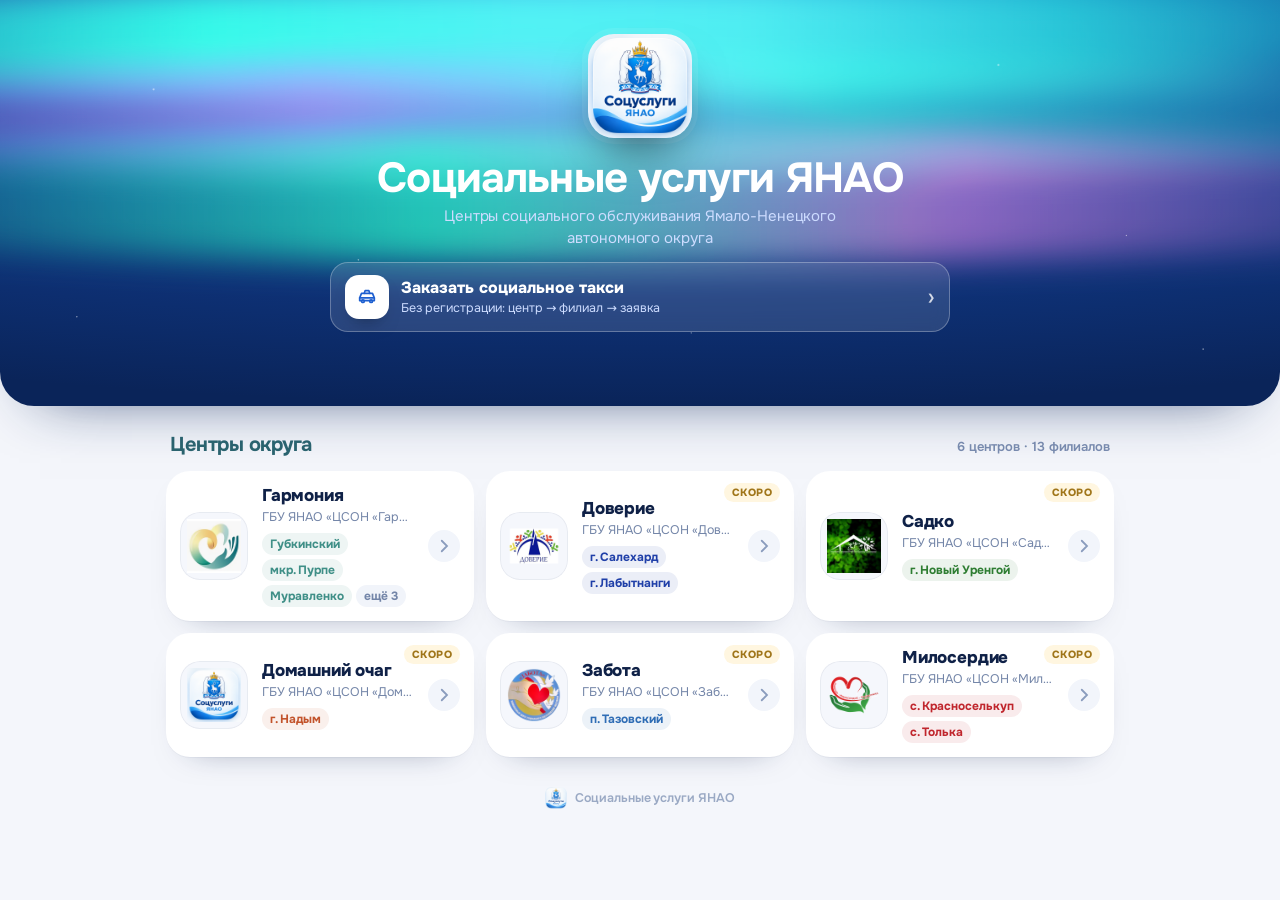
<file: index.html>
<!DOCTYPE html>
<html lang="ru" dir="ltr">
<head>
<meta charset="UTF-8">
<meta name="viewport" content="width=device-width, initial-scale=1.0, viewport-fit=cover">
<script>
/* Облегчённый режим для слабых устройств и Android: отключает тяжёлые
   анимации/фильтры (источник лагов и мерцания), применяется до отрисовки. */
(function(){try{
  var w=window,n=navigator,ua=(n.userAgent||"");
  var lite = /Android/i.test(ua)
    || (n.hardwareConcurrency && n.hardwareConcurrency<4)
    || (n.deviceMemory && n.deviceMemory<4)
    || (w.matchMedia && w.matchMedia("(prefers-reduced-motion:reduce)").matches);
  if(lite) document.documentElement.classList.add("perf-lite");
}catch(e){}})();
</script>
<meta name="color-scheme" content="light">
<meta name="theme-color" content="#F4F9F7">
<link rel="manifest" href="manifest.json">
<meta name="apple-mobile-web-app-capable" content="yes">
<meta name="apple-mobile-web-app-status-bar-style" content="default">
<meta name="apple-mobile-web-app-title" content="Соцуслуги ЯНАО">
<link rel="icon" type="image/png" href="img/socuslugi-logo.png">
<link rel="apple-touch-icon" href="img/socuslugi-logo.png">
<title>Социальные услуги ЯНАО</title>
<link rel="preload" href="fonts/onest-cyrillic-400-normal.woff2" as="font" type="font/woff2" crossorigin>
<link rel="preload" href="fonts/onest-cyrillic-700-normal.woff2" as="font" type="font/woff2" crossorigin>
<link rel="stylesheet" href="css/styles.css?v=202610061500">
<link rel="stylesheet" href="css/enhance.css?v=202610061500">
<link rel="stylesheet" href="css/it-theme.css?v=202610061500">
<link rel="stylesheet" href="css/premium.css?v=202610061500">
<link rel="stylesheet" href="css/ui.css?v=202610061500">
<link rel="stylesheet" href="css/socuslugi.css?v=202610061500">
<link rel="stylesheet" href="css/desktop.css?v=202610061500">

<!-- Leaflet больше не грузится в <head> (блокировал первую отрисовку).
     Карта маршрута такси подгружает его по требованию — см. ensureLeaflet(). -->
</head>
<body>
<div class="bloom bloom-1" aria-hidden="true"></div>
<div class="bloom bloom-2" aria-hidden="true"></div>
<div class="bloom bloom-3" aria-hidden="true"></div>

<div class="app-splash" id="appSplash" aria-hidden="true">
  <div class="splash-core">
    <span class="splash-ring"></span>
    <img src="img/socuslugi-logo.png" alt="" class="splash-logo" id="splashLogo">
  </div>
  <div class="splash-name" id="splashName">Социальные услуги ЯНАО</div>
  <div class="splash-sub" id="splashSub">социальные услуги Ямала</div>
</div>

<div class="shell" id="shell" role="main">
  <div class="shell-blobs" aria-hidden="true"><i class="sb1"></i><i class="sb2"></i><i class="sb3"></i><i class="sb4"></i><i class="sb5"></i><i class="sb6"></i><i class="sb7"></i><i class="sb8"></i></div>
  <header class="hdr" id="appHdr" role="banner">
    <div class="hdr-aurora" aria-hidden="true"></div>
    <div class="hdr-snow" id="hdrSnow" aria-hidden="true"></div>
    <div class="hdr-sheen" aria-hidden="true"></div>
    <div class="hdr-blobs" aria-hidden="true"><i class="hb1"></i><i class="hb2"></i><i class="hb3"></i></div>

    <div class="hdr-main">
      <div class="hdr-left">
        <button class="hdr-logo" id="hdrLogo" aria-label="Гармония">
          <img src="img/logo-icon.png" alt="Логотип Гармония">
        </button>
        <div class="hdr-titles">
          <div class="hdr-name">Гармония</div>
          <button class="hdr-city" id="hdrCityBtn" aria-label="Сменить филиал">
            <span id="cityDisplay" aria-live="polite">г. Губкинский</span>
            <span class="hdr-city-caret" aria-hidden="true">▾</span>
          </button>
        </div>
      </div>
      <div class="hdr-right">
        <button class="hdr-ico-btn" id="hdrSearchBtn" aria-label="Поиск услуг">
          <svg viewBox="0 0 24 24" width="20" height="20" fill="none" stroke="currentColor" stroke-width="2.2"><circle cx="11" cy="11" r="7"/><path d="M21 21l-4.3-4.3"/></svg>
        </button>
        <button class="hdr-ico-btn" id="hdrBellBtn" aria-label="Уведомления">
          <svg viewBox="0 0 24 24" width="20" height="20" fill="none" stroke="currentColor" stroke-width="2.2"><path d="M18 8a6 6 0 0 0-12 0c0 7-3 9-3 9h18s-3-2-3-9"/><path d="M13.7 21a2 2 0 0 1-3.4 0"/></svg>
          <span class="hdr-bell-badge gone" id="hdrBellBadge">0</span>
        </button>
        <button class="hdr-avatar" id="hdrAvatar" aria-label="Личный кабинет"><span class="hdr-ava-init">?</span></button>
      </div>
    </div>

    <div class="hdr-status-strip" id="hdrStatusStrip">
      <div class="hdr-status" id="hdrStatus"><span class="hdr-status-dot"></span><span class="hdr-status-txt">—</span></div>
      <a class="hdr-call" id="hdrCall" href="#" aria-label="Позвонить в центр">
        <svg viewBox="0 0 24 24" width="15" height="15" fill="none" stroke="currentColor" stroke-width="2.2"><path d="M22 16.9v3a2 2 0 0 1-2.2 2 19.8 19.8 0 0 1-8.6-3 19.5 19.5 0 0 1-6-6 19.8 19.8 0 0 1-3-8.6A2 2 0 0 1 4.1 2h3a2 2 0 0 1 2 1.7c.1 1 .4 1.9.7 2.8a2 2 0 0 1-.4 2.1L8.1 9.9a16 16 0 0 0 6 6l1.3-1.3a2 2 0 0 1 2.1-.4c.9.3 1.8.6 2.8.7a2 2 0 0 1 1.7 2z"/></svg>
        <span>Позвонить</span>
      </a>
    </div>

    <div class="hdr-next-chip gone" id="hdrNextChip"></div>

    <div id="cartBadge" class="gone" style="display:none">0</div>
  </header>

  <div class="search-bar gone" id="searchBar" role="search">
    <div class="search-wrap">
      <span class="search-ico" aria-hidden="true"><svg viewBox="0 0 24 24" width="18" height="18" fill="none" stroke="currentColor" stroke-width="1.8" stroke-linecap="round"><circle cx="11" cy="11" r="6.5"/><path d="M16 16l4.5 4.5"/></svg></span>
      <input class="search-inp" id="searchInp" type="search" placeholder="Поиск услуги…" aria-label="Поиск по услугам">
      <button class="search-clear gone" id="searchClear" onclick="clearSearch()" aria-label="Очистить поиск">✕</button>
    </div>
  </div>

  <div class="asst-fs-hdr gone" id="asstFsHdr">
    <span class="asst-fs-title">Чат-бот «Гармония»</span>
    <button class="asst-fs-close" onclick="closeAssistantFullscreen()" aria-label="Закрыть чат-бот">✕</button>
  </div>

  <div class="chat" id="chat" role="log" aria-live="polite" aria-relevant="additions" aria-label="Диалог с чат-ботом"></div>
  <div class="scroll-hint-fade" aria-hidden="true"></div>
  <div class="actions" id="actions" role="region" aria-label="Действия"></div>

  <button id="backBtn" class="gone" style="display:none" aria-hidden="true"></button>

  <nav class="tab-bar" id="tabBar">
    <div class="tb-pill" id="tbPill"></div>
    <button class="tb active" onclick="tabGo('home')"><svg width="20" height="20" viewBox="0 0 24 24" fill="none" stroke="currentColor" stroke-width="2"><path d="M3 9l9-7 9 7v11a2 2 0 01-2 2H5a2 2 0 01-2-2z"/></svg><span id="tbLblHome">Главная</span></button>
    <button class="tb" onclick="tabGo('menu')"><svg width="20" height="20" viewBox="0 0 24 24" fill="none" stroke="currentColor" stroke-width="2"><rect x="3" y="3" width="7" height="7"/><rect x="14" y="3" width="7" height="7"/><rect x="3" y="14" width="7" height="7"/><rect x="14" y="14" width="7" height="7"/></svg><span id="tbLblMenu">Услуги</span></button>
    <button class="tb" id="tb_cart" onclick="tabGo('cart')"><div class="tb-cart-wrap"><svg width="20" height="20" viewBox="0 0 24 24" fill="none" stroke="currentColor" stroke-width="2"><circle cx="9" cy="21" r="1"/><circle cx="20" cy="21" r="1"/><path d="M1 1h4l2.68 13.39a2 2 0 002 1.61h9.72a2 2 0 002-1.61L23 6H6"/></svg><span class="tb-badge gone" id="tbCartBadge">0</span></div><span id="tbLblCart">Корзина</span></button>
    <button class="tb" onclick="tabGo('orders')"><svg width="20" height="20" viewBox="0 0 24 24" fill="none" stroke="currentColor" stroke-width="2"><path d="M14 2H6a2 2 0 00-2 2v16a2 2 0 002 2h12a2 2 0 002-2V8z"/><polyline points="14 2 14 8 20 8"/></svg><span id="tbLblOrders">Заявки</span></button>
  </nav>

  <div class="cart-panel" id="cartPanel" role="dialog" aria-modal="true" aria-label="Корзина заявки">
    <div class="cart-hdr">
      <h2 id="cartTitleH2">Корзина заявки</h2>
      <button class="cart-x" onclick="closeCart()" aria-label="Закрыть корзину">✕</button>
    </div>
    <div class="cart-body" id="cartBody"></div>
    <div class="cart-footer" id="cartFooter"></div>
    <div class="panel-close-bar"><button class="panel-close-btn" onclick="closeCart()"><span class="pcb-arrow">←</span> <span id="cartCloseLbl">Закрыть и вернуться</span></button></div>
  </div>

  <div class="orders-panel" id="ordersPanel" role="dialog" aria-modal="true" aria-label="Мои заявки">
    <div class="ord-hdr">
      <h2 id="ordersTitleH2">Мои заявки</h2>
      <button class="cart-x" onclick="closeOrdersPanel()" aria-label="Закрыть">✕</button>
    </div>
    <div class="ord-filters" id="ordFilters">
      <button class="of-btn active" data-f="all" onclick="ordFilter('all',this)" id="ordFilterAll">Все</button>
      <button class="of-btn" data-f="orders" onclick="ordFilter('orders',this)" id="ordFilterOrders">Заявки</button>
      <button class="of-btn" data-f="bookings" onclick="ordFilter('bookings',this)" id="ordFilterBookings">Записи</button>
      <button class="of-btn" data-f="taxi" onclick="ordFilter('taxi',this)" id="ordFilterTaxi">Такси</button>
    </div>
    <div class="ord-body" id="ordBody"></div>
    <div class="panel-close-bar"><button class="panel-close-btn" onclick="closeOrdersPanel()"><span class="pcb-arrow">←</span> <span id="ordersCloseLbl">Закрыть и вернуться</span></button></div>
  </div>

  <div class="profile-panel" id="profilePanel" role="dialog" aria-modal="true" aria-label="Личный кабинет">
    <div class="prof-blobs" aria-hidden="true"><i class="pb1"></i><i class="pb2"></i><i class="pb3"></i><i class="pb4"></i></div>
    <button class="prof-close" onclick="closeProfilePanel()" aria-label="Закрыть">✕</button>
    <div class="prof-body" id="profBody"></div>
    <div class="panel-close-bar"><button class="panel-close-btn" onclick="closeProfilePanel()"><span class="pcb-arrow">←</span> <span id="profCloseLbl">Закрыть и вернуться</span></button></div>
  </div>

  <input type="file" id="photoInput" accept="image/*" style="display:none" onchange="handlePhotoChange(event)">
</div>

<div class="toast" id="toast" role="status" aria-live="assertive"></div>
<!-- Все скрипты собраны в js/bundle.js (см. build.py). defer — чтобы не блокировать отрисовку. -->
<script src="config.js?v=202610061500"></script>
<script defer src="js/bundle.js?v=202610061500"></script>
</body>
</html>
</file>
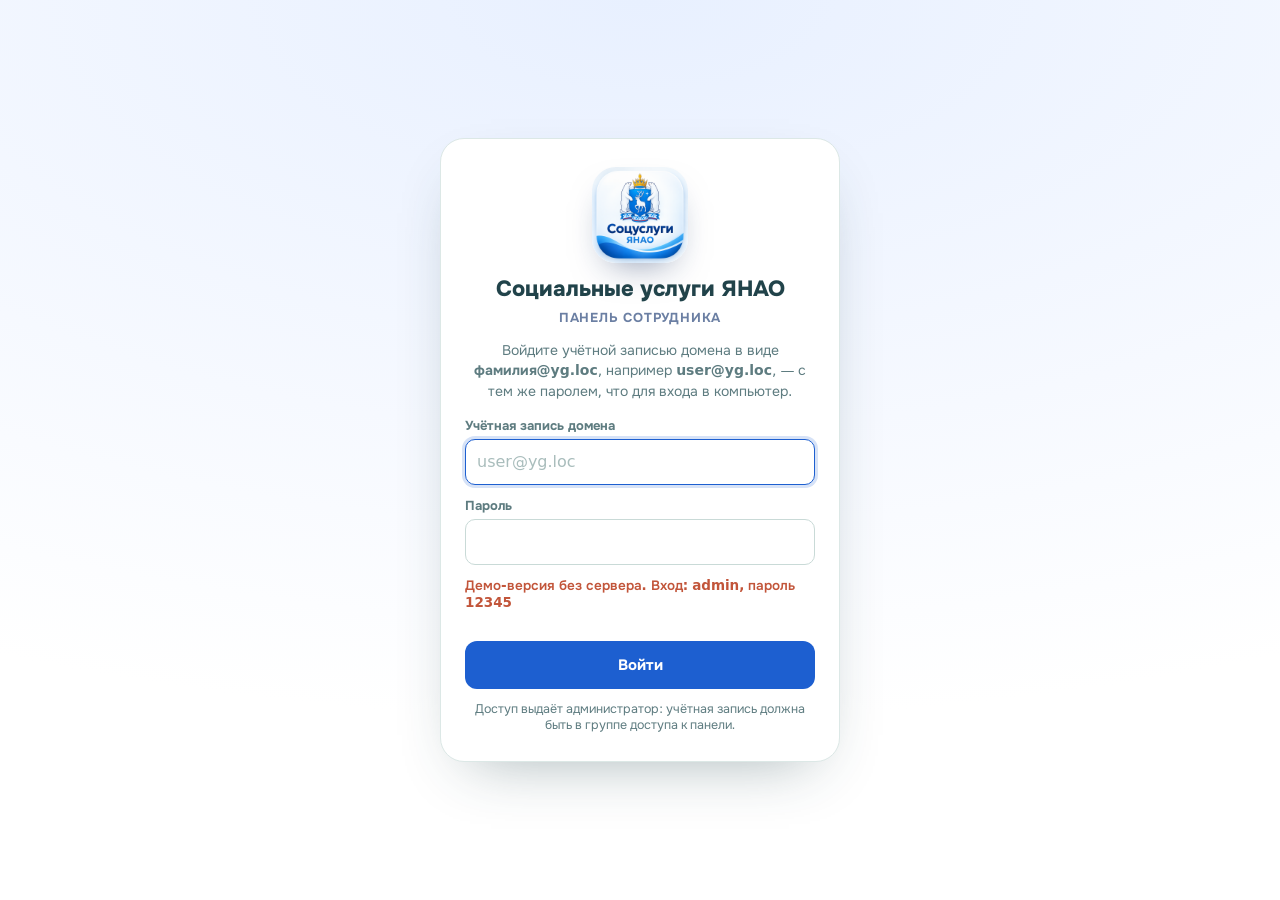
<file: admin/index.html>
<!DOCTYPE html>
<html lang="ru">
<head>
<meta charset="UTF-8">
<meta name="viewport" content="width=device-width, initial-scale=1, viewport-fit=cover">
<meta name="robots" content="noindex, nofollow">
<meta name="referrer" content="no-referrer">
<title>Социальные услуги ЯНАО — панель сотрудника</title>
<link rel="icon" href="img/socuslugi-logo.png">
<link rel="stylesheet" href="css/admin-page.css?v=202610061500">
<link rel="stylesheet" href="css/admin.css?v=202610061500">
<script src="config.js?v=202610061500"></script>
<script defer src="js/admin.bundle.js?v=202610061500"></script>
</head>
<body>
<noscript>Для работы панели включите JavaScript.</noscript>
</body>
</html>
</file>
<file: css/styles.css>
*{margin:0;padding:0;box-sizing:border-box;-webkit-tap-highlight-color:rgba(var(--bpr-3f8f87, 63,143,135),0.12);}
:root{
  --teal-dark:var(--bp-2b6570, #2b6570);--teal:var(--bp-3f8f87, #3f8f87);--teal-mid:var(--bp-5baa93, #5baa93);
  --teal-light:var(--bp-e1f1ec, #e1f1ec);--teal-xlight:var(--bp-f0f7f4, #f0f7f4);--teal-bg:var(--bp-f4f9f7, #f4f9f7);
  --teal-glow:rgba(var(--bpr-3f8f87, 63,143,135),0.18);
  --gold:#B07A00;--gold-mid:#D4920A;--gold-bright:#E8A020;
  --gold-light:#FEF3DC;--gold-glow:rgba(232,160,32,0.22);
  --green:var(--bp-239b56, #239b56);--green-mid:var(--bp-27ae60, #27ae60);--green-light:var(--bp-e8f8ef, #e8f8ef);
  --red:#C0392B;--red-light:#FDECEA;
  --text-primary:var(--bp-2b6570, #2b6570);--text-secondary:var(--bp-3d6f77, #3d6f77);--text-tertiary:var(--bp-5f8a8c, #5f8a8c);
  --border:rgba(var(--bpr-3f8f87, 63,143,135),0.16);
  --focus:#E8A020;
  --touch:48px;
  --r-sm:14px;--r-md:18px;--r-lg:22px;--r-xl:28px;--r-full:999px;
  --shadow-sm:0 2px 8px rgba(var(--bpr-3f8f87, 63,143,135),0.07);
  --shadow-md:0 6px 20px rgba(var(--bpr-3f8f87, 63,143,135),0.12);
  --shadow-lg:0 16px 40px rgba(var(--bpr-3f8f87, 63,143,135),0.16);
  --fz-xs:12px;--fz-sm:14px;--fz-base:16px;--fz-md:17px;--fz-lg:19px;--fz-xl:22px;
}
:focus-visible{outline:3px solid var(--focus);outline-offset:3px;border-radius:6px;}
html,body{height:100%;overflow:hidden;overflow-x:hidden !important;-webkit-text-size-adjust:100%;touch-action:pan-y;}
body{font-family:'Inter',sans-serif;font-size:var(--fz-base);background:linear-gradient(145deg,var(--bp-0d3a3a, #0d3a3a),var(--bp-1a5252, #1a5252) 40%,var(--bp-0e4040, #0e4040) 70%,var(--bp-182e2e, #182e2e));display:flex;align-items:center;justify-content:center;overflow-x:hidden !important;}

/* BLOOM */
.bloom{position:fixed;border-radius:50%;filter:blur(80px);z-index:0;pointer-events:none;will-change:transform;}
.bloom-1{width:480px;height:480px;background:rgba(var(--bpr-3f8f87, 63,143,135),0.25);top:-12%;left:-8%;animation:bf1 14s ease-in-out infinite;}
.bloom-2{width:380px;height:380px;background:rgba(232,160,32,0.18);bottom:-8%;right:-6%;animation:bf2 18s ease-in-out infinite;}
.bloom-3{width:260px;height:260px;background:rgba(var(--bpr-2a9d9d, 42,157,157),0.16);top:50%;left:58%;animation:bf3 22s ease-in-out infinite;}
@keyframes bf1{0%,100%{transform:translate(0,0)scale(1);}50%{transform:translate(30px,-25px)scale(1.08);}}
@keyframes bf2{0%,100%{transform:translate(0,0)scale(1);}50%{transform:translate(-25px,30px)scale(1.08);}}
@keyframes bf3{0%,100%{transform:translate(0,0);}50%{transform:translate(-35px,18px);}}

/* SHELL */
.shell{width:100%;max-width:440px;height:100%;display:flex;flex-direction:column;overflow:hidden;overflow-x:hidden;background:linear-gradient(180deg,#fff 0%,var(--teal-bg) 100%);position:relative;z-index:1;box-shadow:0 0 0 1.5px rgba(255,255,255,0.35),0 40px 100px rgba(0,0,0,0.55),0 0 80px rgba(var(--bpr-3f8f87, 63,143,135),0.12);}
@media(min-width:460px){.shell{height:96vh;max-height:900px;border-radius:36px;}}

/* HEADER */
.hdr{padding:12px 16px 10px;display:flex;align-items:center;justify-content:space-between;background:linear-gradient(135deg,var(--teal) 0%,var(--teal-mid) 100%);flex-shrink:0;}
.hdr-left{display:flex;align-items:center;gap:12px;}
.hdr-logo{width:56px;height:56px;border-radius:16px;flex-shrink:0;background:#ffffff;display:flex;align-items:center;justify-content:center;border:none;overflow:hidden;box-shadow:0 3px 12px rgba(0,0,0,0.22);position:relative;touch-action:manipulation;-webkit-tap-highlight-color:transparent;user-select:none;-webkit-user-select:none;}
.hdr-logo img{width:48px;height:48px;object-fit:contain;display:block;}
@keyframes pulse{0%,100%{transform:scale(1);box-shadow:0 0 0 0 rgba(var(--bpr-6ee89a, 110,232,154),0.5);}50%{transform:scale(1.2);box-shadow:0 0 0 4px rgba(var(--bpr-6ee89a, 110,232,154),0);}}
.hdr-name{font-family:'Plus Jakarta Sans',sans-serif;font-weight:800;font-size:19px;color:#fff;letter-spacing:-0.3px;}
.hdr-city{font-size:11.5px;color:rgba(255,255,255,0.75);margin-top:1px;font-weight:600;}
.hdr-right{display:flex;align-items:center;gap:7px;}

/* MOROSHKA TOGGLE */


.m-toggle .ico{font-size:15px;}
.m-toggle .lbl{font-size:10.5px;font-weight:700;color:rgba(255,255,255,0.92);}
.m-toggle .pill{width:32px;height:18px;border-radius:10px;background:rgba(255,255,255,0.22);position:relative;transition:background 0.25s;flex-shrink:0;}
.m-toggle .pill::after{content:'';position:absolute;top:2px;left:2px;width:14px;height:14px;border-radius:50%;background:#fff;transition:transform 0.3s cubic-bezier(.34,1.3,.64,1);box-shadow:0 1px 4px rgba(0,0,0,0.25);}
.m-toggle.on .pill{background:var(--gold-bright);box-shadow:0 0 10px rgba(242,166,60,.55);}
.m-toggle.on .pill::after{transform:translateX(14px);}
.m-toggle.gone{display:none;}

/* ICON BUTTON */
.icb{width:var(--touch);height:var(--touch);border-radius:50%;border:none;cursor:pointer;display:flex;align-items:center;justify-content:center;font-size:18px;transition:all 0.22s;flex-shrink:0;background:rgba(255,255,255,0.15);color:#fff;}
.icb:hover{background:rgba(255,255,255,0.3);transform:scale(1.08);}
.icb.gone{display:none!important;}
.icb-wrap{position:relative;}
.icb-wrap .icb{background:linear-gradient(135deg,#f59e0b,#d97706);box-shadow:0 3px 12px rgba(245,158,11,0.4);border:2px solid rgba(255,255,255,0.3);font-size:20px;}
.icb-wrap .icb:hover{transform:scale(1.12);box-shadow:0 6px 20px rgba(245,158,11,0.5);}

.cart-badge.gone{display:none;}
@keyframes badgePop{0%{transform:scale(0);}60%{transform:scale(1.2);}100%{transform:scale(1);}}

/* HOURS BANNER — компактная плашка-статус, не занимает лишнего места */

@keyframes hbSlideIn{0%{opacity:0;transform:translate3d(0,-4px,0);}100%{opacity:1;transform:translate3d(0,0,0);}}
.hours-banner.gone{display:none;}

.open .hb-dot{background:var(--green-mid);animation:dot-blink 2s infinite;}
.closed .hb-dot{background:var(--red);}

@keyframes dot-blink{0%,100%{opacity:1;}50%{opacity:0.4;}}

/* SEARCH BAR */
.search-bar{flex-shrink:0;padding:8px 14px;background:rgba(255,255,255,0.98);border-bottom:1px solid var(--border);}
.search-wrap{display:flex;align-items:center;gap:9px;background:var(--teal-xlight);border:2px solid var(--border);border-radius:var(--r-full);padding:0 14px;transition:border-color 0.2s;}
.search-wrap:focus-within{border-color:var(--teal);background:#fff;}
.search-ico{font-size:18px;flex-shrink:0;}
.search-inp{flex:1;border:none;background:none;font-size:var(--fz-base);padding:11px 0;outline:none;color:var(--text-primary);font-family:inherit;}
.search-inp::placeholder{color:var(--text-tertiary);}
.search-clear{background:none;border:none;cursor:pointer;font-size:17px;color:var(--text-tertiary);padding:8px;flex-shrink:0;border-radius:50%;}
.search-clear.gone{display:none;}
.search-bar.gone{display:none;}

/* CITY TABS */
.cities::-webkit-scrollbar{display:none;}

/* CHAT */
.chat{flex:1;overflow-y:auto;overflow-x:hidden;padding:16px 14px 8px;display:flex;flex-direction:column;gap:12px;scroll-behavior:smooth;overscroll-behavior:contain;}
.chat::-webkit-scrollbar{width:4px;}
.chat::-webkit-scrollbar-thumb{background:rgba(var(--bpr-3f8f87, 63,143,135),0.2);border-radius:3px;}
.msg-row{display:flex;width:100%;animation:msgIn 0.32s cubic-bezier(0.16,1,0.3,1) both;}
.msg-row.bot{justify-content:flex-start;}
.msg-row.usr{justify-content:flex-end;}
.bubble{max-width:92%;padding:13px 17px;border-radius:22px;font-size:var(--fz-base);line-height:1.6;font-weight:500;word-break:break-word;}
.bubble.bot{background:rgba(var(--bpr-dcf2f2, 220,242,242),0.95);color:var(--text-primary);border-bottom-left-radius:5px;box-shadow:0 2px 8px var(--teal-glow);}
.bubble.usr{background:linear-gradient(135deg,var(--teal),var(--teal-mid));color:#fff;border-bottom-right-radius:5px;box-shadow:0 5px 16px var(--teal-glow);}
.bubble .note{font-size:13px;color:var(--text-tertiary);margin-top:6px;}
@keyframes msgIn{from{opacity:0;transform:translateY(10px);}to{opacity:1;transform:translateY(0);}}
.typing-bbl{background:rgba(var(--bpr-dcf2f2, 220,242,242),0.95);padding:14px 18px;border-radius:22px;border-bottom-left-radius:5px;display:flex;gap:6px;align-items:center;}
.dot{width:8px;height:8px;border-radius:50%;animation:bounce 1.4s infinite;}
.dot:nth-child(1){background:var(--teal);}
.dot:nth-child(2){background:var(--teal-mid);animation-delay:.22s;}
.dot:nth-child(3){background:var(--gold-bright);animation-delay:.44s;}
@keyframes bounce{0%,80%,100%{transform:translateY(0);}40%{transform:translateY(-6px);}}

/* ACTIONS */
.actions{flex-shrink:0;padding:10px 12px 4px;background:rgba(255,255,255,0.99);border-top:1px solid var(--border);max-height:38vh;overflow-y:auto;overflow-x:hidden;overscroll-behavior:contain;position:relative;}
.actions::-webkit-scrollbar{width:4px;}
.actions::-webkit-scrollbar-thumb{background:rgba(var(--bpr-3f8f87, 63,143,135),0.12);border-radius:3px;}

/* BOTTOM NAV */

/* CARDS GRID */
.dash{display:flex;flex-direction:column;gap:8px;padding:2px 0;overflow:hidden;width:100%;box-sizing:border-box;}
.sec-title{font-size:11px;font-weight:800;color:var(--text-tertiary);letter-spacing:1px;margin-bottom:10px;text-transform:uppercase;padding-left:2px;}
.cards{display:flex;flex-direction:row;gap:8px;overflow-x:auto;overflow-y:hidden;scroll-snap-type:x mandatory;padding:4px 12px 8px;margin:0 -12px;scrollbar-width:none;touch-action:pan-x;}
.cards::-webkit-scrollbar{display:none;}
.card{background:white;border-radius:var(--r-lg);padding:18px 13px;display:flex;flex-direction:column;align-items:center;text-align:center;gap:10px;cursor:pointer;transition:all 0.28s cubic-bezier(0.34,1.2,0.64,1);border:1.5px solid var(--border);min-height:110px;}
.card:hover{transform:translateY(-5px);border-color:rgba(var(--bpr-3f8f87, 63,143,135),0.3);box-shadow:var(--shadow-lg);}
.card:active{transform:translateY(-2px);}
.card-ico{width:54px;height:54px;border-radius:27px;display:flex;align-items:center;justify-content:center;font-size:24px;flex-shrink:0;}





.card-ttl{font-weight:700;font-size:14px;color:var(--text-primary);line-height:1.3;}
.card-sub{font-size:12px;color:var(--text-tertiary);}

/* SERVICE LIST */

.svc-list{max-height:32vh;overflow-y:auto;padding-right:2px;}
.svc-list::-webkit-scrollbar{width:4px;}
.svc-list::-webkit-scrollbar-thumb{background:rgba(var(--bpr-3f8f87, 63,143,135),0.18);border-radius:3px;}
.svc-row{padding:12px 0;display:flex;align-items:center;justify-content:space-between;gap:10px;border-bottom:1px solid var(--border);animation:itemIn 0.28s ease both;}
@keyframes itemIn{from{opacity:0;transform:translateX(-5px);}to{opacity:1;transform:translateX(0);}}
.svc-name{font-size:14px;color:var(--text-primary);line-height:1.45;flex:1;font-weight:500;}
.price-wrap{text-align:right;flex-shrink:0;min-width:78px;}
.p-normal{font-weight:800;font-size:14px;color:var(--text-primary);}
.p-old{text-decoration:line-through;font-size:10px;color:var(--text-tertiary);display:block;}
.p-new{font-weight:800;font-size:14px;color:var(--teal);}
.mbadge{font-size:8px;background:linear-gradient(135deg,var(--gold-bright),var(--gold));color:#fff;padding:2px 6px;border-radius:20px;display:inline-block;margin-top:2px;font-weight:800;}
.add-btn{width:var(--touch);height:var(--touch);border-radius:var(--r-sm);border:none;background:var(--teal-light);color:var(--teal);font-size:20px;font-weight:700;cursor:pointer;transition:all 0.2s;flex-shrink:0;display:flex;align-items:center;justify-content:center;}
.add-btn:hover{background:var(--teal);color:#fff;transform:scale(1.08);box-shadow:0 4px 12px var(--teal-glow);}
.add-btn.added{background:var(--green-mid);color:#fff;}


@keyframes arr{0%,100%{transform:translateY(0);}50%{transform:translateY(3px);}}
.search-empty{text-align:center;padding:28px 14px;color:var(--text-tertiary);font-size:14px;}

/* RATING */
.rating{display:flex;align-items:center;gap:3px;margin-top:5px;}
.star{font-size:20px;cursor:pointer;transition:transform 0.15s;line-height:1;padding:4px;}
.star.filled{color:#E8A020;}
.star.empty{color:var(--bp-c8dcdc, #c8dcdc);}
.star:hover{transform:scale(1.25);}
.r-val{font-size:12px;color:var(--text-secondary);margin-left:4px;font-weight:700;}

/* STAFF */
.staff-card{border:1.5px solid var(--border);border-radius:var(--r-lg);padding:14px;margin-bottom:10px;background:white;box-shadow:var(--shadow-sm);transition:box-shadow 0.2s;}
.staff-card:hover{box-shadow:var(--shadow-md);}
.staff-row{display:flex;gap:12px;align-items:flex-start;}

.s-name{font-weight:800;font-size:14px;color:var(--text-primary);line-height:1.3;}
.s-pos{font-size:12px;color:var(--text-secondary);margin-top:3px;line-height:1.4;}





.s-btn.call{background:var(--teal-light);color:var(--teal-dark);}
.s-btn.call:hover{background:var(--teal);color:#fff;}
.s-btn.mail{background:var(--green-light);color:var(--green);}
.s-btn.mail:hover{background:var(--green-mid);color:#fff;}

/* CONTACTS */
.contact-row{background:var(--teal-xlight);border:1.5px solid var(--border);border-radius:var(--r-md);padding:13px;display:flex;align-items:center;gap:11px;margin-bottom:9px;}
.c-ico{width:40px;height:40px;display:flex;align-items:center;justify-content:center;background:var(--teal-light);border-radius:var(--r-sm);font-size:20px;flex-shrink:0;}
.c-lbl{font-size:10px;font-weight:800;color:var(--text-tertiary);letter-spacing:0.6px;text-transform:uppercase;}
.c-val{font-size:14px;font-weight:700;color:var(--text-primary);margin-top:2px;}
.c-val a{color:var(--teal);text-decoration:none;}

/* ACTION BUTTONS */
.act-btn{display:flex;width:100%;align-items:center;justify-content:center;gap:9px;border-radius:var(--r-lg);height:var(--touch);padding:0 18px;font-size:15px;font-weight:800;text-decoration:none;transition:all 0.2s;margin-top:9px;cursor:pointer;border:none;min-height:var(--touch);}
.act-btn.green{background:linear-gradient(135deg,var(--green-mid),var(--green));color:#fff;box-shadow:0 4px 14px rgba(var(--bpr-27ae60, 39,174,96),0.25);}
.act-btn.teal{background:linear-gradient(135deg,var(--teal),var(--teal-mid));color:#fff;box-shadow:0 4px 14px var(--teal-glow);}
.act-btn.red{background:linear-gradient(135deg,#C0392B,#E74C3C);color:#fff;box-shadow:0 4px 14px rgba(192,57,43,0.25);}
.act-btn.gold{background:linear-gradient(135deg,var(--gold-mid),var(--gold-bright));color:#fff;box-shadow:0 4px 14px var(--gold-glow);}
.act-btn.outline{background:white;color:var(--teal);border:2px solid var(--teal);}
.act-btn.logout{background:var(--red-light);color:var(--red);border:2px solid rgba(192,57,43,0.2);}
.act-btn:hover{transform:translateY(-2px);filter:brightness(1.06);}

/* CART PANEL */
.cart-panel{position:absolute;inset:0;z-index:100;background:var(--teal-bg);display:flex;flex-direction:column;transform:translateX(100%);transition:transform 0.34s cubic-bezier(0.16,1,0.3,1);}
.cart-panel.open{transform:translateX(0);}
.cart-hdr{padding:15px 18px;display:flex;align-items:center;justify-content:space-between;background:linear-gradient(135deg,var(--teal),var(--teal-mid));}
.cart-hdr h2{font-size:18px;font-weight:800;color:#fff;}
.cart-x{width:40px;height:40px;border-radius:50%;border:none;background:rgba(255,255,255,0.2);font-size:16px;cursor:pointer;color:#fff;font-weight:700;display:flex;align-items:center;justify-content:center;}
.cart-body{flex:1;overflow-y:auto;overflow-x:hidden;padding:14px 16px;overscroll-behavior:contain;}
.cart-empty{text-align:center;padding:50px 20px;color:var(--text-tertiary);font-size:15px;}
.cart-item{display:flex;justify-content:space-between;align-items:center;padding:12px 0;border-bottom:1px solid var(--border);animation:cartItemIn .35s cubic-bezier(.16,1,.3,1) both;}
@keyframes cartItemIn{0%{opacity:0;transform:translate3d(-8px,0,0);}100%{opacity:1;transform:translate3d(0,0,0);}}
.ci-name{flex:1;font-size:13px;font-weight:500;padding-right:9px;line-height:1.4;}
.ci-price{font-weight:800;font-size:13px;margin-right:10px;white-space:nowrap;color:var(--teal);}
.qty-row{display:flex;gap:7px;align-items:center;}
.qty-btn{width:34px;height:34px;border-radius:10px;border:none;background:var(--teal-light);font-weight:800;font-size:16px;cursor:pointer;color:var(--teal-dark);display:flex;align-items:center;justify-content:center;}
.qty-btn:hover{background:var(--teal);color:#fff;}
.qty-val{min-width:20px;text-align:center;font-weight:800;font-size:15px;}
.cart-footer{padding:13px 18px 20px;border-top:1px solid var(--border);background:white;}
.cart-total{display:flex;justify-content:space-between;margin-bottom:13px;font-weight:800;font-size:16px;}
.cart-total span:last-child{color:var(--teal);}
.cart-rcpt{background:var(--teal-xlight);border-radius:var(--r-sm);padding:10px 13px;margin-bottom:12px;font-size:12px;color:var(--text-secondary);line-height:1.6;border-left:3px solid var(--teal);}
.cart-send{width:100%;background:linear-gradient(135deg,var(--teal),var(--teal-mid));color:white;border:none;border-radius:var(--r-lg);height:var(--touch);font-weight:700;font-size:15px;cursor:pointer;box-shadow:0 4px 16px var(--teal-glow);display:flex;align-items:center;justify-content:center;gap:8px;}
.cart-send:hover{filter:brightness(1.07);}
.cart-clr{width:100%;margin-top:8px;background:var(--red-light);color:var(--red);border:none;border-radius:var(--r-md);height:40px;font-weight:700;font-size:13px;cursor:pointer;}
.cart-clr:hover{background:var(--red);color:#fff;}

/* MODALS */
.mo{position:fixed;inset:0;background:rgba(0,0,0,0.5);backdrop-filter:blur(14px);z-index:200;display:flex;align-items:flex-end;justify-content:center;}
.mc{background:white;width:100%;max-width:440px;border-radius:28px 28px 0 0;padding:24px 18px 30px;animation:slideUp 0.3s cubic-bezier(0.16,1,0.3,1) both;max-height:92vh;overflow-y:auto;overflow-x:hidden;overscroll-behavior:contain;box-sizing:border-box;}
.mc h3{font-size:19px;font-weight:800;margin-bottom:14px;color:var(--text-primary);}
@keyframes slideUp{from{transform:translateY(100%);}to{transform:translateY(0);}}



.mo-info .lbl{font-weight:700;color:var(--text-secondary);width:85px;display:inline-block;}
.mo-info .val{font-weight:700;color:var(--text-primary);}

.h-tab{flex:1;padding:9px;border:1.5px solid var(--border);border-radius:var(--r-md);background:white;font-weight:700;font-size:13px;cursor:pointer;color:var(--text-secondary);transition:all 0.18s;text-align:center;}
.h-tab.active{background:var(--teal);color:#fff;border-color:var(--teal);}






.close-mo{width:100%;background:linear-gradient(135deg,var(--teal),var(--teal-mid));color:white;border:none;border-radius:var(--r-lg);height:var(--touch);font-weight:800;font-size:15px;cursor:pointer;margin-top:4px;}

/* AUTH OVERLAY */
.auth-ovl{position:fixed;inset:0;background:rgba(var(--bpr-051c1c, 5,28,28),0.7);backdrop-filter:blur(22px);z-index:300;display:flex;align-items:center;justify-content:center;padding:18px;}
.auth-card{background:white;border-radius:34px;max-width:380px;width:100%;padding:30px 22px;text-align:center;box-shadow:0 40px 80px rgba(0,0,0,0.35);}
/* FIX: auth logo — white circle, contain fit */
.auth-logo-wrap{width:100px;height:100px;border-radius:24px;background:#fff;border:none;display:flex;align-items:center;justify-content:center;margin:0 auto 16px;box-shadow:0 4px 20px rgba(var(--bpr-3f8f87, 63,143,135),0.15);overflow:hidden;}
.auth-logo-wrap img{width:90px;height:90px;object-fit:contain;display:block;}
.org-name{font-size:11px;color:var(--text-tertiary);margin-bottom:4px;font-weight:700;text-transform:uppercase;letter-spacing:0.6px;}
.auth-h{font-family:'Plus Jakarta Sans',sans-serif;font-size:23px;font-weight:800;color:var(--teal);margin-bottom:6px;}
.auth-sub{color:var(--text-secondary);font-size:13px;margin-bottom:22px;line-height:1.5;}
.auth-inp{width:100%;padding:13px 18px;border:2px solid var(--bp-bdd8d8, #bdd8d8);border-radius:var(--r-full);font-size:16px;margin-bottom:10px;outline:none;font-family:inherit;transition:all 0.2s;color:var(--text-primary);}
.auth-inp:focus{border-color:var(--teal);box-shadow:0 0 0 3px var(--teal-glow);}
.cb-row{display:flex;align-items:center;gap:10px;margin:14px 0;text-align:left;}
.cb-row input[type="checkbox"]{width:22px;height:22px;cursor:pointer;accent-color:var(--teal);flex-shrink:0;}
.cb-row label{font-size:12px;color:var(--text-secondary);line-height:1.4;}
.auth-btn{width:100%;background:linear-gradient(135deg,var(--teal),var(--teal-mid));color:white;border:none;padding:14px;border-radius:var(--r-full);font-weight:800;font-size:15px;cursor:pointer;transition:all 0.2s;box-shadow:0 6px 20px var(--teal-glow);}
.auth-btn:disabled{opacity:0.4;cursor:not-allowed;box-shadow:none;}
.auth-btn:not(:disabled):hover{transform:translateY(-1px);}
.auth-skip{background:none;border:none;color:var(--text-tertiary);font-size:12px;cursor:pointer;margin-top:10px;padding:8px;text-decoration:underline;}

/* MOROSHKA CHOICE */
.m-grid{display:flex;gap:10px;margin-top:8px;}
.m-card{flex:1;border:none;border-radius:var(--r-xl);padding:22px 14px;display:flex;flex-direction:column;align-items:center;gap:10px;font-weight:800;font-size:14px;cursor:pointer;transition:all 0.25s;min-height:100px;}
.m-card.yes{background:linear-gradient(135deg,#FFF8E8,#FEF0C5);border:2px solid var(--gold-bright);color:var(--gold);}
.m-card.no{background:linear-gradient(135deg,var(--teal-xlight),var(--teal-light));border:2px solid var(--border);color:var(--teal);}
.m-card .mi{font-size:34px;}
.m-card:hover{transform:translateY(-5px);box-shadow:0 14px 32px rgba(0,0,0,0.12);}

/* BOOKING FORM */
.book-form{display:flex;flex-direction:column;gap:10px;}
.book-field{display:flex;flex-direction:column;gap:5px;}
.book-lbl{font-size:12px;font-weight:700;color:var(--text-secondary);}
.book-inp,.book-sel{width:100%;padding:12px 15px;border:2px solid var(--border);border-radius:var(--r-md);font-size:16px;outline:none;font-family:inherit;color:var(--text-primary);background:white;transition:border-color 0.2s;}
.book-inp:focus,.book-sel:focus{border-color:var(--teal);box-shadow:0 0 0 3px var(--teal-glow);}
.time-grid{display:grid;grid-template-columns:repeat(3,1fr);gap:7px;margin-top:4px;}
.time-slot{padding:9px 6px;border:2px solid var(--border);border-radius:var(--r-md);text-align:center;font-size:13px;font-weight:700;cursor:pointer;background:white;color:var(--text-primary);transition:all 0.18s;}
.time-slot:hover:not(.busy){border-color:var(--teal);color:var(--teal);}
.time-slot.sel{background:var(--teal);color:#fff;border-color:var(--teal);}
.time-slot.busy{background:#F5F5F5;color:#C0C0C0;cursor:not-allowed;border-color:#E0E0E0;}
.book-send{width:100%;height:var(--touch);background:linear-gradient(135deg,var(--teal),var(--teal-mid));color:#fff;border:none;border-radius:var(--r-lg);font-weight:800;font-size:15px;cursor:pointer;margin-top:5px;box-shadow:0 4px 14px var(--teal-glow);}
.book-send:disabled{opacity:0.4;cursor:not-allowed;box-shadow:none;}
.book-send:not(:disabled):hover{filter:brightness(1.07);}


/* FAQ */




.faq-item.open .faq-arrow{transform:rotate(180deg);}

.faq-item.open .faq-a{display:block;}

/* FEEDBACK */
.fb-stars{display:flex;gap:8px;justify-content:center;margin:14px 0;}
.fb-star{font-size:38px;cursor:pointer;transition:transform 0.18s;line-height:1;}
.fb-star:hover,.fb-star.sel{transform:scale(1.22);}
.fb-inp{width:100%;padding:12px 15px;border:2px solid var(--border);border-radius:var(--r-md);font-size:16px;min-height:90px;outline:none;font-family:inherit;color:var(--text-primary);resize:vertical;transition:border-color 0.2s;}
.fb-inp:focus{border-color:var(--teal);box-shadow:0 0 0 3px var(--teal-glow);}
.fb-send{width:100%;height:var(--touch);background:linear-gradient(135deg,var(--teal),var(--teal-mid));color:#fff;border:none;border-radius:var(--r-lg);font-weight:800;font-size:15px;cursor:pointer;margin-top:10px;box-shadow:0 4px 14px var(--teal-glow);}

.fb-tag{padding:8px 13px;border:2px solid var(--border);border-radius:var(--r-full);font-size:12px;font-weight:700;cursor:pointer;color:var(--text-secondary);background:white;transition:all 0.18s;}
.fb-tag.sel{background:var(--teal);color:#fff;border-color:var(--teal);}

/* TOAST */
.toast{position:fixed;top:20px;left:50%;transform:translateX(-50%) translateY(-100px);background:linear-gradient(135deg,var(--teal-dark),var(--teal));color:#fff;padding:12px 22px;border-radius:var(--r-full);font-weight:700;font-size:14px;z-index:500;transition:transform 0.36s cubic-bezier(0.34,1.2,0.64,1);box-shadow:0 10px 30px rgba(0,0,0,0.28);white-space:nowrap;max-width:90vw;text-align:center;}
.toast.show{transform:translateX(-50%) translateY(0);}

/* CITY PLACEHOLDER */
.city-ph{background:var(--teal-xlight);border:2px dashed var(--teal);border-radius:var(--r-xl);padding:22px 18px;text-align:center;margin-top:6px;}
.city-ph-ico{font-size:36px;margin-bottom:10px;}
.city-ph h4{font-size:15px;margin-bottom:8px;color:var(--teal);font-weight:800;}
.city-ph p{font-size:13px;color:var(--text-secondary);margin-bottom:14px;line-height:1.5;}

/* GO CART */
.go-cart-btn{width:100%;background:linear-gradient(135deg,var(--green-mid),var(--green));color:white;border:none;border-radius:var(--r-lg);height:var(--touch);font-weight:800;font-size:14px;cursor:pointer;margin-top:12px;display:flex;align-items:center;justify-content:center;gap:8px;box-shadow:0 4px 14px rgba(var(--bpr-27ae60, 39,174,96),0.25);}
.go-cart-btn:hover{filter:brightness(1.07);}

/* TICKET CARD */
.ticket{background:linear-gradient(135deg,#FFF8E8,#FEF0C5);border:1.5px solid rgba(212,146,10,0.25);border-radius:var(--r-lg);padding:14px;margin-bottom:10px;position:relative;}







/* ═══════════════════════════════════════
   ОБНОВЛЕНИЯ: меню, помощник, новости, льготы
═══════════════════════════════════════ */

/* — Кнопки-карточки (обновлённый вид) — */
.card{background:linear-gradient(180deg,#ffffff,var(--bp-f8fcfc, #f8fcfc));border:1.5px solid var(--border);box-shadow:0 3px 12px rgba(var(--bpr-3f8f87, 63,143,135),0.08);}
.card:hover{transform:translateY(-5px);border-color:var(--teal-mid);box-shadow:0 14px 32px rgba(var(--bpr-3f8f87, 63,143,135),0.18);}
.card-ico{box-shadow:inset 0 0 0 1.5px rgba(255,255,255,0.65),0 4px 12px rgba(var(--bpr-3f8f87, 63,143,135),0.12);}

/* — Сворачиваемые секции меню — */
.sec-title{display:flex;align-items:center;justify-content:space-between;width:100%;background:none;border:none;cursor:pointer;font-size:10px;font-weight:800;color:var(--text-tertiary);letter-spacing:1px;margin-bottom:4px;text-transform:uppercase;padding:4px 2px;font-family:inherit;border-radius:8px;}
.sec-title:hover{color:var(--teal);}
.sec-chev{font-size:17px;transition:transform 0.3s ease;line-height:1;}
.sec.collapsed .sec-chev{transform:rotate(-90deg);}
.sec .cards{overflow-x:auto;overflow-y:hidden;max-height:200px;opacity:1;transition:max-height 0.35s ease,opacity 0.25s ease;scrollbar-width:none;}
.sec .cards::-webkit-scrollbar{display:none;}
.sec.collapsed .cards{max-height:0;opacity:0;overflow:hidden;padding:0;}

/* — Выделенная кнопка помощника — */









/* — Помощник: подсказки и поле ввода — */
.asst-wrap{display:flex;flex-direction:column;gap:11px;}



.asst-input-row{display:flex;gap:9px;align-items:center;background:#fff;border-radius:var(--r-full);padding:5px 5px 5px 18px;box-shadow:0 3px 14px rgba(0,0,0,.07);border:1.5px solid rgba(var(--bpr-3f8f87, 63,143,135),.1);transition:box-shadow .25s,border-color .25s;}
.asst-input-row:focus-within{border-color:var(--teal);box-shadow:0 4px 18px var(--teal-glow);}
.asst-input{flex:1;border:none;padding:10px 0;font-size:16px;font-family:inherit;outline:none;background:transparent;color:var(--text-primary);min-height:40px;}
.asst-input::placeholder{color:var(--text-tertiary);}
.asst-send{flex-shrink:0;width:44px;height:44px;border-radius:50%;border:none;background:linear-gradient(135deg,var(--teal),var(--teal-mid));color:#fff;font-size:17px;cursor:pointer;transition:transform 0.2s cubic-bezier(.34,1.4,.64,1),box-shadow 0.2s;box-shadow:0 3px 10px var(--teal-glow);display:flex;align-items:center;justify-content:center;}
.asst-send:hover{transform:scale(1.1) rotate(8deg);box-shadow:0 5px 16px var(--teal-glow);}
.asst-send:active{transform:scale(.9);}
.asst-actions{display:flex;flex-direction:column;gap:8px;margin-top:11px;}
.asst-actions .act-btn{margin-top:0;}

/* — Новости — */
.news-list{display:flex;flex-direction:column;gap:11px;}
.news-card{background:#fff;border:1.5px solid var(--border);border-radius:var(--r-lg);padding:14px 15px;box-shadow:var(--shadow-sm);}

.news-tag{font-size:10px;font-weight:800;text-transform:uppercase;letter-spacing:0.5px;color:#fff;background:linear-gradient(135deg,var(--gold-mid),var(--gold-bright));padding:4px 10px;border-radius:var(--r-full);}

.news-ttl{font-weight:800;font-size:15px;color:var(--text-primary);margin-bottom:5px;line-height:1.35;}
.news-text{font-size:13.5px;color:var(--text-secondary);line-height:1.5;}

/* — Калькулятор льгот — */



.elig-opts .act-btn{margin-top:0;}

/* — Кнопка «Войти через Госуслуги» (ЕСИА) — красивая — */
.auth-esia{display:flex;align-items:center;justify-content:center;gap:11px;width:100%;min-height:52px;margin-top:12px;border:none;border-radius:var(--r-lg);background:linear-gradient(135deg,#0d4cd3 0%,#2b6cef 50%,#1a5ade 100%);color:#fff;font-size:15.5px;font-weight:800;cursor:pointer;font-family:inherit;transition:all 0.25s;box-shadow:0 6px 20px rgba(13,76,211,0.35);letter-spacing:0.2px;position:relative;overflow:hidden;}
.auth-esia::before{content:"";position:absolute;top:0;left:-100%;width:100%;height:100%;background:linear-gradient(90deg,transparent,rgba(255,255,255,0.12),transparent);transition:left 0.6s;}
.auth-esia:hover::before{left:100%;}
.auth-esia:hover{transform:translateY(-2px);box-shadow:0 10px 30px rgba(13,76,211,0.45);}
.auth-esia:active{transform:translateY(0);box-shadow:0 4px 12px rgba(13,76,211,0.3);}
.esia-logo{width:36px;height:36px;border-radius:10px;background:#fff;object-fit:contain;padding:3px;box-shadow:0 2px 8px rgba(0,0,0,0.12);flex-shrink:0;}

/* ═══════════════════════════════════════
   ОБНОВЛЕНИЯ v2: избранное, статусы, кабинет,
   экономия, мероприятия
═══════════════════════════════════════ */

/* — Звезда «избранное» — */
.fav-btn{width:34px;height:34px;flex-shrink:0;border:none;background:none;cursor:pointer;font-size:20px;line-height:1;color:var(--bp-cbd9d9, #cbd9d9);transition:transform 0.18s,color 0.18s;border-radius:50%;}
.fav-btn:hover{transform:scale(1.18);color:var(--gold-bright);}
.fav-btn.on{color:var(--gold-bright);text-shadow:0 0 10px var(--gold-glow);}

/* — Экономия по «Морошке» в корзине — */
.cart-save{display:flex;flex-wrap:wrap;gap:6px;align-items:baseline;background:var(--gold-light);color:var(--gold);border-radius:var(--r-sm);padding:9px 12px;margin-bottom:12px;font-weight:800;font-size:14px;border-left:3px solid var(--gold-bright);}
.cart-save span{font-weight:600;font-size:12px;color:var(--text-tertiary);}

/* — Статусы заявок — */

.st-badge{font-size:10.5px;font-weight:800;text-transform:uppercase;letter-spacing:0.4px;padding:3px 9px;border-radius:var(--r-full);white-space:nowrap;}
.st-new{background:var(--teal-light);color:var(--teal-dark);}
.st-prog{background:var(--gold-light);color:var(--gold);}
.st-done{background:var(--green-light);color:var(--green);}

/* — Кнопки действий в кабинете — */


.h-act.danger{border-color:rgba(192,57,43,0.4);color:var(--red);}
.h-act.danger:hover{background:var(--red);color:#fff;}
.hist-empty{text-align:center;padding:16px;color:var(--bp-8aa0a0, #8aa0a0);font-size:14px;line-height:1.6;}

/* — Мероприятия — */

.ev-date{font-size:12.5px;font-weight:700;color:var(--teal);}
.ev-seats{font-size:11px;font-weight:700;color:var(--text-tertiary);background:var(--teal-xlight);padding:3px 9px;border-radius:var(--r-full);}
.ev-place{font-size:12.5px;color:var(--text-secondary);margin:3px 0 6px;font-weight:600;}

/* ═══════════════════════════════════════
   АДМИНПАНЕЛЬ
═══════════════════════════════════════ */
.admin-ovl{position:fixed;inset:0;background:rgba(var(--bpr-0a2828, 10,40,40),0.55);backdrop-filter:blur(4px);display:flex;align-items:center;justify-content:center;z-index:1000;padding:14px;}
.admin-card{background:#fff;border-radius:var(--r-xl);padding:22px;width:100%;max-width:380px;max-height:90vh;overflow-y:auto;box-shadow:var(--shadow-lg);}
.admin-card.wide{max-width:440px;}
.admin-card h3{font-family:'Plus Jakarta Sans',sans-serif;font-size:19px;color:var(--text-primary);margin-bottom:12px;}



.admin-warn{background:var(--gold-light);color:var(--gold);border-left:3px solid var(--gold-bright);border-radius:var(--r-sm);padding:10px 12px;font-size:12px;line-height:1.5;margin:12px 0;font-weight:600;}
.admin-lbl{display:block;font-size:12px;font-weight:700;color:var(--text-secondary);margin:10px 0 5px;}
.admin-inp{width:100%;border:1.5px solid var(--border);border-radius:var(--r-sm);padding:11px 13px;font-size:16px;font-family:inherit;outline:none;color:var(--bp-2b6570, #2b6570) !important;background:#fff;}
.admin-inp:focus{border-color:var(--teal);}
.admin-inp.tiny{width:74px;padding:11px 8px;}
.admin-btn{width:100%;min-height:46px;border:none;border-radius:var(--r-md);background:linear-gradient(135deg,var(--teal),var(--teal-mid));color:#fff;font-size:15px;font-weight:800;cursor:pointer;margin-top:12px;font-family:inherit;transition:filter 0.18s,transform 0.18s;}
.admin-btn:hover{filter:brightness(1.06);transform:translateY(-1px);}
.admin-btn.ghost{background:#fff;color:var(--teal);border:1.5px solid var(--teal);}
.admin-btn.danger{background:var(--red-light);color:var(--red);border:1.5px solid rgba(192,57,43,0.3);}
.admin-btn.small{min-height:40px;font-size:13px;margin-top:8px;width:auto;padding:0 14px;flex:1;}


.admin-tab.active{background:var(--teal);color:#fff;border-color:var(--teal);}


.adm-hint{font-size:12px;color:var(--text-tertiary);margin:6px 0 10px;line-height:1.5;}
.adm-cat{border:1.5px solid var(--border);border-radius:var(--r-md);padding:11px;margin-bottom:11px;background:var(--teal-bg);}
.adm-cat-head{display:flex;gap:6px;align-items:center;margin-bottom:8px;}
.adm-item{display:flex;gap:6px;align-items:center;margin-bottom:6px;}
.adm-staff{display:flex;flex-direction:column;gap:6px;border:1.5px solid var(--border);border-radius:var(--r-md);padding:11px;margin-bottom:10px;background:var(--teal-bg);}
.adm-del{width:36px;height:36px;flex-shrink:0;border:none;background:var(--red-light);color:var(--red);border-radius:var(--r-sm);font-size:14px;cursor:pointer;}
.adm-del:hover{background:var(--red);color:#fff;}

/* Кнопки входа администратора */



/* ═══════════════════════════════════════
   v4: документы, очистка, подтверждение, красота
═══════════════════════════════════════ */

/* — Раздел «Мои документы» — */









/* — Кнопки очистки списков — */


.h-act-clear.confirm,.h-act.confirm{background:var(--red) !important;color:#fff !important;border-color:var(--red) !important;animation:pulse 0.4s ease;}

/* — Вкладки кабинета (компактнее на мобилке) — */

.h-tab{padding:9px 8px;font-size:12px;white-space:nowrap;}



/* — Подтверждение отмены (пульс) — */
@keyframes pulse{0%{transform:scale(1);}50%{transform:scale(1.03);}100%{transform:scale(1);}}

/* — Глобальный антиоверфлоу — */
*,*::before,*::after{box-sizing:border-box;}
.chat,.actions,.dash,.sec,.cards,.svc-list,.news-list,.book-form,.asst-wrap{max-width:100%;overflow-x:hidden;}

/* ═══════════════════════════════════════
   v5: тёмная тема, шрифт, языки, профили, статистика
═══════════════════════════════════════ */

/* — Панель доступности — */









#citySel{margin-left:auto;}
#citySel,#langSel{min-width:0;}


/* — Тёмная тема — */




































/* — Профили — */
.profile-hint{font-size:13px;color:var(--text-tertiary);margin-bottom:14px;line-height:1.5;}
.prof-card{display:flex;align-items:center;gap:12px;padding:13px 14px;border:1.5px solid var(--border);border-radius:var(--r-md);margin-bottom:8px;cursor:pointer;transition:all 0.18s;}
.prof-card:hover{border-color:var(--teal);background:var(--teal-xlight);}
.prof-card.active-prof{border-color:var(--teal);background:var(--teal-light);cursor:default;}
.prof-ico{width:42px;height:42px;border-radius:21px;background:linear-gradient(135deg,var(--teal-light),var(--teal-xlight));display:flex;align-items:center;justify-content:center;font-size:22px;flex-shrink:0;}
.prof-name{font-weight:700;font-size:15px;color:var(--text-primary);}
.prof-sub{font-size:12px;color:var(--text-tertiary);margin-top:2px;}
.prof-badge{font-size:10px;font-weight:800;text-transform:uppercase;color:var(--teal);margin-left:auto;flex-shrink:0;}
.prof-form{margin-top:14px;border-top:1px solid var(--border);padding-top:14px;}
.prof-icons{display:flex;flex-wrap:wrap;gap:6px;margin-bottom:8px;}
.prof-icon-btn{width:60px;height:60px;border:1.5px solid var(--border);border-radius:var(--r-md);background:#fff;cursor:pointer;font-family:inherit;font-size:22px;display:flex;flex-direction:column;align-items:center;justify-content:center;gap:2px;transition:all 0.15s;}
.prof-icon-btn span{font-size:9px;font-weight:700;color:var(--text-tertiary);}
.prof-icon-btn.sel{border-color:var(--teal);background:var(--teal-light);}
.prof-icon-btn:hover{border-color:var(--teal);}

/* — Ряд кнопок действий в кабинете — */



/* — Статистика — */
.stat-hint{font-size:13px;color:var(--text-tertiary);margin:0 0 14px;line-height:1.5;}
.stat-row{display:flex;align-items:center;gap:8px;margin-bottom:8px;}
.stat-pos{width:22px;font-weight:800;font-size:13px;color:var(--text-tertiary);text-align:center;flex-shrink:0;}
.stat-bar-wrap{flex:1;position:relative;height:34px;background:var(--teal-xlight);border-radius:var(--r-sm);overflow:hidden;display:flex;align-items:center;}
.stat-bar{position:absolute;left:0;top:0;bottom:0;background:linear-gradient(90deg,var(--teal-light),var(--teal));border-radius:var(--r-sm);transition:width 0.4s ease;}
.stat-name{position:relative;z-index:1;padding-left:10px;font-size:12.5px;font-weight:600;color:var(--text-primary);white-space:nowrap;overflow:hidden;text-overflow:ellipsis;}
.stat-count{width:36px;font-weight:800;font-size:13px;color:var(--teal);text-align:right;flex-shrink:0;}


/* ═══════════════════════════════════════
   v7: рейтинг, поздравления, онбординг, оператор
═══════════════════════════════════════ */

/* —  Оценка услуг — */
.rating-card{background:linear-gradient(135deg,#fff,var(--bp-f0fafa, #f0fafa));border:1.5px solid var(--border);border-radius:var(--r-lg);padding:18px;margin-top:12px;text-align:center;}
.rating-title{font-weight:800;font-size:15px;color:var(--text-primary);margin-bottom:12px;}
.rating-stars{display:flex;justify-content:center;gap:6px;margin-bottom:6px;}
.star-btn{width:44px;height:44px;border:1.5px solid var(--border);border-radius:var(--r-md);background:#fff;font-size:24px;cursor:pointer;color:var(--bp-cbd9d9, #cbd9d9);transition:all 0.15s;font-family:inherit;}
.star-btn.lit{color:var(--gold-bright);border-color:var(--gold-bright);background:var(--gold-light);transform:scale(1.08);}
.star-btn:hover{border-color:var(--gold-bright);transform:scale(1.1);}
.rating-label{font-size:13px;font-weight:700;color:var(--gold);min-height:20px;margin-bottom:8px;}
.rating-comment{width:100%;border:1.5px solid var(--border);border-radius:var(--r-sm);padding:10px;font-size:13px;font-family:inherit;resize:none;outline:none;}
.rating-comment:focus{border-color:var(--teal);}
.rating-send{width:100%;min-height:44px;border:none;border-radius:var(--r-md);background:linear-gradient(135deg,var(--teal),var(--teal-mid));color:#fff;font-weight:800;font-size:14px;cursor:pointer;margin-top:10px;font-family:inherit;transition:filter 0.18s;}
.rating-send:hover:not(:disabled){filter:brightness(1.06);}
.rating-send:disabled{opacity:0.4;cursor:default;}
.rating-skip{width:100%;background:none;border:none;color:var(--text-tertiary);font-size:12px;cursor:pointer;margin-top:8px;font-family:inherit;}
.rating-thanks{font-size:16px;font-weight:800;color:var(--teal);padding:20px 0;}

/* —  Сезонные поздравления — */
.seasonal-card{display:flex;align-items:flex-start;gap:10px;background:linear-gradient(135deg,#fff9f0,#fff5e6);border:1.5px solid rgba(218,165,32,0.2);border-radius:var(--r-md);padding:14px;line-height:1.5;font-size:14px;color:var(--text-primary);}
.seasonal-emoji{font-size:28px;flex-shrink:0;}

/* —  Онбординг — */
.onb-ovl{position:fixed;inset:0;background:rgba(var(--bpr-0a2828, 10,40,40),0.7);backdrop-filter:blur(6px);display:flex;align-items:center;justify-content:center;z-index:2000;padding:20px;}
.onb-card{background:#fff;border-radius:var(--r-xl);padding:32px 24px 24px;width:100%;max-width:360px;text-align:center;box-shadow:var(--shadow-lg);animation:slideUp 0.35s cubic-bezier(0.16,1,0.3,1);}
.onb-emoji{font-size:38px;}
.onb-title{font-family:'Plus Jakarta Sans',sans-serif;font-size:20px;font-weight:800;color:var(--text-primary);margin-bottom:8px;}
.onb-text{font-size:14.5px;color:var(--text-secondary);line-height:1.6;margin-bottom:18px;}
.onb-dots{display:flex;justify-content:center;gap:6px;margin-bottom:18px;}
.onb-dot{width:8px;height:8px;border-radius:50%;background:var(--border);transition:all 0.2s;}
.onb-dot.active{background:var(--teal);width:20px;border-radius:4px;}
.onb-dot.done{background:var(--teal-mid);opacity:.5;}
.onb-progress{width:100%;height:3px;background:var(--border);border-radius:3px;overflow:hidden;margin-bottom:18px;}
.onb-progress-fill{height:100%;background:linear-gradient(90deg,var(--teal),var(--gold-bright));border-radius:3px;transition:width .35s cubic-bezier(.16,1,.3,1);}
.onb-emoji-badge{width:76px;height:76px;border-radius:22px;background:linear-gradient(135deg,var(--teal-xlight),#fff);display:flex;align-items:center;justify-content:center;margin:0 auto 14px;box-shadow:0 6px 18px rgba(var(--bpr-3f8f87, 63,143,135),.15);animation:onbBadgeIn .4s cubic-bezier(.34,1.4,.64,1);}
@keyframes onbBadgeIn{0%{transform:scale(.6);opacity:0;}100%{transform:scale(1);opacity:1;}}
.onb-btns{display:flex;gap:8px;}
.onb-btn{flex:1;min-height:46px;border:none;border-radius:var(--r-md);background:linear-gradient(135deg,var(--teal),var(--teal-mid));color:#fff;font-weight:800;font-size:15px;cursor:pointer;font-family:inherit;transition:all 0.18s;}
.onb-btn:hover{filter:brightness(1.06);transform:translateY(-1px);}
.onb-btn.ghost{background:#fff;color:var(--teal);border:1.5px solid var(--teal);}

/* —  Каналы связи с оператором — */
.chat-channels{display:flex;flex-direction:column;gap:9px;}
.ch-card{display:flex;align-items:center;gap:13px;padding:14px 16px;border:1.5px solid var(--border);border-radius:var(--r-lg);background:#fff;text-decoration:none;color:var(--text-primary);transition:all 0.18s;cursor:pointer;}
.ch-card:hover{transform:translateX(4px);box-shadow:var(--shadow-md);}
.ch-icon{width:46px;height:46px;border-radius:14px;display:flex;align-items:center;justify-content:center;font-size:22px;flex-shrink:0;}
.ch-phone .ch-icon{background:linear-gradient(135deg,var(--teal-xlight),var(--teal-light));}
.ch-max .ch-icon{background:linear-gradient(135deg,var(--bp-eaf6f6, #eaf6f6),var(--bp-c5e8e8, #c5e8e8));}
.ch-email .ch-icon{background:linear-gradient(135deg,var(--gold-light),#fbe2ae);}
.ch-card:hover .ch-icon{transform:scale(1.08);}
.ch-info{flex:1;min-width:0;}
.ch-name{font-weight:800;font-size:15px;}
.ch-sub{font-size:12px;color:var(--text-tertiary);margin-top:2px;overflow:hidden;text-overflow:ellipsis;white-space:nowrap;}
.ch-arrow{font-size:18px;color:var(--text-tertiary);flex-shrink:0;font-weight:800;}

/* — Тёмная тема: доп. элементы — */








/* ═══════════════════════════════════════
   PREMIUM ICON DESIGN
   Каждая иконка — уникальная, не стандартная
═══════════════════════════════════════ */

/* Сброс базовых стилей иконок */
.card-ico{width:56px;height:56px;border-radius:18px;display:flex;align-items:center;justify-content:center;font-size:26px;flex-shrink:0;position:relative;overflow:hidden;transition:transform 0.3s cubic-bezier(0.34,1.56,0.64,1),box-shadow 0.3s;}
.card:hover .card-ico{transform:scale(1.12) rotate(-3deg);}

/* Стеклянный блик поверх каждой иконки */
.card-ico::after{content:"";position:absolute;top:-50%;left:-50%;width:100%;height:100%;background:linear-gradient(135deg,rgba(255,255,255,0.5) 0%,transparent 60%);border-radius:inherit;pointer-events:none;}

/* Уникальные градиенты для каждого типа */






/* Все эмодзи в иконках — белые (через filter) не работает, значит поверх ставим фильтр контраста */
.card-ico{color:#fff;text-shadow:0 2px 8px rgba(0,0,0,0.15);filter:drop-shadow(0 2px 4px rgba(0,0,0,0.1));}

/* Карточки — обновлённый дизайн */
.card{background:linear-gradient(180deg,#ffffff 0%,#f8fffe 100%);border:1px solid rgba(0,0,0,0.06);box-shadow:0 2px 8px rgba(0,0,0,0.04),0 0 0 1px rgba(255,255,255,0.8) inset;border-radius:16px;padding:14px 12px 10px;min-width:100px;max-width:110px;min-height:0;flex-shrink:0;scroll-snap-align:start;display:flex;flex-direction:column;align-items:center;text-align:center;gap:6px;cursor:pointer;transition:all 0.2s;}
.card:hover{transform:translateY(-6px);border-color:transparent;box-shadow:0 20px 40px rgba(0,0,0,0.08),0 8px 16px rgba(0,0,0,0.04);}
.card:active{transform:translateY(-2px);}
.card-ttl{font-weight:800;font-size:14px;letter-spacing:-0.2px;color:var(--text-primary);}
.card-sub{font-size:11.5px;color:var(--text-tertiary);font-weight:600;}

/* — Морошка: настоящая ягода — */
.moroshka-ico{width:26px;height:26px;object-fit:contain;border-radius:0;filter:drop-shadow(0 1px 3px rgba(0,0,0,0.2));}
.moroshka-ico-sm{width:18px;height:18px;object-fit:contain;vertical-align:middle;margin-right:3px;filter:drop-shadow(0 1px 2px rgba(0,0,0,0.15));}
.moroshka-ico-md{width:34px;height:34px;object-fit:contain;filter:drop-shadow(0 2px 6px rgba(0,0,0,0.2));}
.moroshka-ico-card{width:32px;height:32px;object-fit:contain;filter:drop-shadow(0 2px 6px rgba(0,0,0,0.2));}

/* Морошка в шапке (тогл) */
.m-toggle .moroshka-ico{width:20px;height:20px;transition:transform 0.3s;}
.m-toggle:hover .moroshka-ico,.m-toggle.active .moroshka-ico{transform:scale(1.15) rotate(10deg);}

/* Морошка бейдж в ценах */
.mbadge .moroshka-ico{width:16px;height:16px;}

/* — Кнопка помощника — обновлённый дизайн — */




/* — Тёмная тема: обновлённые карточки — */
















.chip-ico .moroshka-ico-card{width:22px;height:22px;}
















.qb-more .moroshka-ico-sm{width:20px;height:20px;}










.staff-card-inline{display:flex;gap:12px;padding:14px;background:#fff;border:1.5px solid rgba(0,0,0,.06);border-radius:16px;margin-bottom:8px;}
.si-av{width:46px;height:46px;border-radius:14px;background:linear-gradient(135deg,var(--teal-light),var(--teal));color:#fff;display:flex;align-items:center;justify-content:center;font-size:15px;font-weight:800;flex-shrink:0;}
.si-info{font-size:14px;line-height:1.7;color:var(--text-secondary);display:flex;flex-direction:column;}
.si-info b{color:var(--text-primary);font-size:15px;display:block;}
.si-info a{color:var(--teal);}





.faq-inline.open .fq-arr{transform:rotate(180deg);}

.faq-inline.open .fq-a{display:block;}

.contact-row{display:flex;gap:10px;padding:6px 0;align-items:flex-start;}
.c-ico{font-size:16px;width:24px;text-align:center;flex-shrink:0;}
.c-lbl{font-size:10px;font-weight:800;color:var(--text-tertiary);text-transform:uppercase;letter-spacing:0.5px;}
.c-val{font-size:13px;color:var(--text-primary);line-height:1.4;}
.c-val a{color:var(--teal);text-decoration:none;}









.card .card-ico{width:40px;height:40px;border-radius:12px;font-size:20px;}
.card .card-ttl{font-size:11px;line-height:1.2;}
.card .card-sub{font-size:9.5px;line-height:1.2;opacity:0.6;}
.sec .cards{overflow-x:auto;overflow-y:hidden;}
.sec.collapsed .cards{max-height:0;opacity:0;overflow:hidden;padding:0;}






.set-row{display:flex;align-items:center;justify-content:space-between;gap:8px;padding:10px 0;border-bottom:1px solid rgba(0,0,0,0.04);}
.set-row span{font-size:13px;font-weight:600;color:var(--text-primary);}
.set-btns{display:flex;gap:4px;}
.set-btn{padding:6px 14px;border:1.5px solid var(--border);border-radius:var(--r-sm);background:#fff;font-size:13px;font-weight:700;cursor:pointer;font-family:inherit;transition:all 0.15s;color:var(--text-secondary);}
.set-btn:hover{border-color:var(--teal);color:var(--teal);}
.set-btn.danger{color:var(--red);border-color:rgba(239,68,68,0.2);}
.set-btn.danger:hover{background:var(--red);color:#fff;}






.dash{position:relative;}
.sec{position:relative;}
.sec::after{content:"";position:absolute;right:0;top:0;bottom:0;width:24px;background:linear-gradient(90deg,transparent,rgba(255,255,255,0.9));pointer-events:none;z-index:1;opacity:0.7;}
.sec.collapsed::after{display:none;}


/* ═══════════════════════════════════════
   UI POLISH — все 12 улучшений
═══════════════════════════════════════ */

/* 1. Плавные переходы между экранами */
.msg-enter{opacity:0;transform:translateY(12px);}
.msg-row{transition:opacity 0.3s ease,transform 0.3s ease;opacity:1;transform:translateY(0);}

/* 2. Аватар бота */
.msg-row.bot{display:flex;align-items:flex-end;gap:6px;}
.msg-avatar{width:28px;height:28px;border-radius:10px;overflow:hidden;flex-shrink:0;background:#fff;box-shadow:0 1px 4px rgba(0,0,0,0.1);}
.av-img{width:100%;height:100%;object-fit:cover;object-position:center;}
.msg-row.usr{justify-content:flex-end;}

/* 3. Время у сообщений */
.msg-time{display:block;font-size:10px;color:rgba(0,0,0,0.3);text-align:right;margin-top:4px;font-weight:500;letter-spacing:0.3px;}
.msg-row.usr .msg-time{color:rgba(255,255,255,0.5);}

/* 4. Красивая анимация набора (пульсирующие точки) */
.typing-bbl{display:flex;align-items:center;gap:4px;padding:12px 18px;background:rgba(255,255,255,0.85);border-radius:18px 18px 18px 4px;box-shadow:0 1px 6px rgba(0,0,0,0.06);}
.typing-bbl .dot{width:8px;height:8px;border-radius:50%;background:var(--teal);animation:typingBounce 1.2s infinite ease-in-out;}
.typing-bbl .dot:nth-child(2){animation-delay:0.15s;}
.typing-bbl .dot:nth-child(3){animation-delay:0.3s;}
@keyframes typingBounce{0%,60%,100%{transform:translateY(0);opacity:0.4;}30%{transform:translateY(-8px);opacity:1;}}

/* 5. Микро-анимации при нажатии */
.card:active,.act-btn:active,.prof-card:active,.ch-card:active{transform:scale(0.96) !important;transition:transform 0.1s !important;}
.bubble{transition:transform 0.15s;}

/* 6. Скелетоны */
@keyframes shimmer{0%{background-position:-200px 0;}100%{background-position:200px 0;}}
.skeleton{background:linear-gradient(90deg,#f0f0f0 25%,#e0e0e0 50%,#f0f0f0 75%);background-size:400px 100%;animation:shimmer 1.5s infinite;border-radius:8px;height:16px;margin:6px 0;}
.skeleton.lg{height:40px;}
.skeleton.md{height:24px;width:60%;}

/* 7. Градиентный фон чата */
.chat{background:linear-gradient(180deg,rgba(var(--bpr-f8fcfc, 248,252,252),0.5) 0%,rgba(var(--bpr-eaf4f4, 234,244,244),0.3) 50%,rgba(var(--bpr-f8fcfc, 248,252,252),0.6) 100%) !important;}


/* 8. Стеклянная шапка (glassmorphism) */
.hdr{background:linear-gradient(135deg,rgba(var(--bpr-3f8f87, 63,143,135),0.85),rgba(var(--bpr-156767, 21,103,103),0.9)) !important;backdrop-filter:blur(20px) saturate(1.4);-webkit-backdrop-filter:blur(20px) saturate(1.4);border-bottom:1px solid rgba(255,255,255,0.1);}


/* 9. Закруглённые поля ввода (pill) */
.asst-input,.search-inp,.book-inp,.fb-inp{border-radius:50px !important;}
.book-sel{border-radius:16px !important;}
textarea.fb-inp,textarea.book-inp{border-radius:18px !important;}

/* 10. Красивые пустые состояния */
.hist-empty{text-align:center;padding:28px 16px;}

.empty-title{font-size:16px;font-weight:800;color:var(--text-primary);margin-bottom:4px;}
.empty-sub{font-size:13px;color:var(--text-tertiary);line-height:1.5;}


/* 11. Пульс корзины при добавлении */
.cart-pulse{animation:cartPulse 0.5s ease !important;}
@keyframes cartPulse{0%{transform:scale(1);}25%{transform:scale(1.25);}50%{transform:scale(0.95);}75%{transform:scale(1.1);}100%{transform:scale(1);}}

/* 12. Pull-to-refresh */

/* ═══════════════════════════════════════
   НИЖНЯЯ НАВИГАЦИЯ (5 вкладок) — ПОЛНЫЕ СТИЛИ
═══════════════════════════════════════ */
.tab-bar{flex-shrink:0;display:flex;position:relative;background:#fff;border-top:1px solid rgba(0,0,0,.06);padding:6px 4px calc(6px + env(safe-area-inset-bottom));}
.tb-pill{position:absolute;top:6px;left:0;height:52px;background:rgba(var(--bpr-3f8f87, 63,143,135),.08);border-radius:16px;transition:transform .32s cubic-bezier(.34,1.3,.64,1),width .32s cubic-bezier(.34,1.3,.64,1);pointer-events:none;z-index:0;}
.tb{position:relative;z-index:1;flex:1;display:flex;flex-direction:column;align-items:center;justify-content:center;gap:3px;padding:8px 4px 6px;background:none;border:none;cursor:pointer;font-family:inherit;font-size:10.5px;font-weight:600;color:#8896ab;transition:.2s;-webkit-tap-highlight-color:transparent;min-height:52px;}
.tb svg{transition:.2s;flex-shrink:0;}
.tb.active{color:var(--bp-3f8f87, #3f8f87);}
.tb.active svg{stroke:var(--bp-3f8f87, #3f8f87);}
.tb:hover{color:var(--bp-3f8f87, #3f8f87);}
.tb:active{opacity:.6;transform:scale(.95);}
.tb-cart-wrap{position:relative;display:flex;align-items:center;justify-content:center;}
.tb-badge{position:absolute;top:-6px;right:-9px;background:linear-gradient(135deg,#ef4444,#dc2626);color:#fff;font-size:9px;font-weight:800;min-width:16px;height:16px;border-radius:8px;display:flex;align-items:center;justify-content:center;border:2px solid #fff;padding:0 3px;line-height:1;animation:tbBadgePop .3s ease;}
.tb-badge.gone{display:none!important;}
@keyframes tbBadgePop{0%{transform:scale(0);}60%{transform:scale(1.25);}100%{transform:scale(1);}}








/* ═══════════════════════════════════════
   ПРЕЙСКУРАНТ / СОТРУДНИКИ — доступный интерфейс
═══════════════════════════════════════ */
.home-view{display:block;width:100%;}
.pricelist{width:100%;box-sizing:border-box;padding:4px 0 10px;display:block;}
.pricelist h2{font-size:19px;font-weight:800;margin:0 0 14px;color:var(--text-primary);display:block;}

.pl-search{width:100%;margin-bottom:14px;display:block;}
.pl-search input{width:100%;box-sizing:border-box;padding:15px 18px;border:2px solid rgba(var(--bpr-3f8f87, 63,143,135),.14);border-radius:16px;font-size:16px;font-family:inherit;background:#fff;color:var(--text-primary);transition:.2s;}
.pl-search input:focus{outline:none;border-color:var(--bp-3f8f87, #3f8f87);box-shadow:0 0 0 4px rgba(var(--bpr-3f8f87, 63,143,135),.12);}
.pl-search input::placeholder{color:#9aa5b1;}

.pl-catlist{display:flex;flex-direction:column;gap:8px;}
.pl-catlist.gone{display:none;}
.pl-catcard{display:flex;align-items:center;gap:14px;width:100%;box-sizing:border-box;padding:16px;background:#fff;border:1.5px solid rgba(0,0,0,.06);border-radius:16px;cursor:pointer;font-family:inherit;text-align:left;transition:.2s;min-height:64px;}
.pl-catcard:hover{border-color:var(--bp-3f8f87, #3f8f87);box-shadow:0 4px 16px rgba(var(--bpr-3f8f87, 63,143,135),.1);}
.pl-catcard:active{transform:scale(.98);}
.pl-catcard-ico{font-size:22px;flex-shrink:0;width:44px;height:44px;border-radius:13px;display:flex;align-items:center;justify-content:center;text-align:center;box-shadow:0 3px 8px rgba(0,0,0,.12);}
.pl-catcard-txt{flex:1;min-width:0;display:flex;flex-direction:column;gap:3px;}
.pl-catcard-txt b{font-size:15px;font-weight:700;color:var(--text-primary);line-height:1.4;white-space:normal;word-break:break-word;}
.pl-catcard-txt span{font-size:12.5px;color:var(--text-tertiary);font-weight:600;}
.pl-catcard-arr{font-size:24px;color:#c8d0d8;font-weight:300;flex-shrink:0;}

.pl-catdetail{width:100%;box-sizing:border-box;}
.pl-catdetail.gone{display:none;}
.pl-back{display:inline-flex;align-items:center;gap:6px;padding:11px 18px;margin-bottom:12px;background:rgba(var(--bpr-3f8f87, 63,143,135),.07);border:1.5px solid rgba(var(--bpr-3f8f87, 63,143,135),.15);border-radius:14px;font-size:14px;font-weight:700;color:var(--bp-3f8f87, #3f8f87);cursor:pointer;font-family:inherit;transition:.2s;}
.pl-back:hover{background:var(--bp-3f8f87, #3f8f87);color:#fff;}

.pl-sec-t{font-size:16px;font-weight:800;color:var(--text-primary) !important;margin:6px 0 12px 2px;display:block;line-height:1.4;}

.pl-searchres{width:100%;box-sizing:border-box;}
.pl-searchres.gone{display:none;}
.pl-empty{text-align:center;padding:30px 20px;color:var(--text-tertiary);font-size:14px;background:#fff;border-radius:16px;border:1.5px dashed rgba(0,0,0,.08);}

.pl-row{display:flex;align-items:center;gap:12px;padding:15px;background:#fff;border:1.5px solid rgba(0,0,0,.06);border-radius:16px;margin-bottom:8px;width:100%;box-sizing:border-box;min-height:64px;}
.pl-row:hover{border-color:rgba(var(--bpr-3f8f87, 63,143,135),.2);box-shadow:0 2px 10px rgba(0,0,0,.05);}
.pl-name{font-size:15px !important;font-weight:600 !important;color:#1a1a2e !important;flex:1 1 auto;line-height:1.5;min-width:0;display:block !important;opacity:1 !important;visibility:visible !important;white-space:normal;word-break:break-word;}
.pl-right{flex-shrink:0;text-align:right;display:flex;flex-direction:column;align-items:flex-end;gap:3px;}
.pl-price{font-size:17px;font-weight:800;color:var(--bp-3f8f87, #3f8f87);white-space:nowrap;display:block;}
.pl-save{font-size:11.5px;color:var(--bp-10b981, #10b981);font-weight:700;white-space:nowrap;display:block;}
.pl-add{width:46px;height:46px;border-radius:14px;border:none;background:linear-gradient(135deg,var(--bp-3f8f87, #3f8f87),var(--bp-22a5a5, #22a5a5));color:#fff;font-size:24px;font-weight:700;cursor:pointer;flex-shrink:0;transition:.15s;display:flex;align-items:center;justify-content:center;line-height:1;}
.pl-add:hover{transform:scale(1.1);box-shadow:0 4px 16px rgba(var(--bpr-3f8f87, 63,143,135),.35);}
.pl-add:active{transform:scale(.9);}
.pl-add.has-qty{background:linear-gradient(135deg,var(--bp-10b981, #10b981),var(--bp-059669, #059669));font-size:17px;font-weight:800;}















/* Карточки сотрудников (используют pl-catlist/pl-catdetail + staff-card-inline) */
.staff-card-inline{display:flex;gap:12px;padding:14px;background:#fff;border:1.5px solid rgba(0,0,0,.06);border-radius:16px;margin-bottom:8px;}
.si-av{width:46px;height:46px;border-radius:14px;background:linear-gradient(135deg,var(--teal-light),var(--teal));color:#fff;display:flex;align-items:center;justify-content:center;font-size:15px;font-weight:800;flex-shrink:0;}
.si-info{font-size:14px;line-height:1.7;color:var(--text-secondary);display:flex;flex-direction:column;}
.si-info b{color:var(--text-primary);font-size:15px;display:block;}
.si-info a{color:var(--teal);}




/* ═══ ГЛАВНАЯ: ПРИВЕТСТВИЕ + НОВОСТИ ═══ */
.greet-anim{
  position:relative;border-radius:26px;padding:34px 26px;color:#fff;overflow:hidden;margin-bottom:16px;min-height:194px;
  background:linear-gradient(155deg,var(--bp-24555e, #24555e) 0%,var(--teal) 45%,var(--teal-mid) 100%);
  display:flex;align-items:center;gap:20px;
  box-shadow:0 18px 42px rgba(var(--bpr-2b6570, 43,101,112),.34),0 2px 0 rgba(255,255,255,.08) inset,0 -1px 0 rgba(0,0,0,.18) inset;
  border:1px solid rgba(255,255,255,.10);
  animation:gaCardIn .6s cubic-bezier(.16,1,.3,1) both;
}
@keyframes gaCardIn{0%{opacity:0;transform:translate3d(0,14px,0) scale3d(.97,.97,1);}100%{opacity:1;transform:translate3d(0,0,0) scale3d(1,1,1);}}

/* Живые переливающиеся пятна в фирменных цветах — без точек и «палочек» */
.ga-blob-field{position:absolute;inset:0;pointer-events:none;overflow:hidden;border-radius:26px;}
.ga-blob{position:absolute;filter:blur(15px);will-change:transform,border-radius;}
.ga-blob-1{width:42%;height:42%;top:-6%;left:-6%;background:radial-gradient(circle at 32% 32%,var(--bp-7ff5d8, #7ff5d8),var(--bp-3f8f87, #3f8f87) 68%);opacity:.85;animation:blobDrift1 15s ease-in-out infinite,blobMorph1 9s ease-in-out infinite;}
.ga-blob-2{width:34%;height:34%;top:34%;left:62%;background:radial-gradient(circle at 32% 32%,#F0C24B,#B07A00 70%);opacity:.55;animation:blobDrift2 18s ease-in-out infinite,blobMorph2 11s ease-in-out infinite;}
.ga-blob-3{width:38%;height:38%;top:52%;left:10%;background:radial-gradient(circle at 32% 32%,var(--bp-a8f5e0, #a8f5e0),var(--bp-147575, #147575) 68%);opacity:.7;animation:blobDrift3 13s ease-in-out infinite,blobMorph3 8s ease-in-out infinite;}
.ga-blob-4{width:24%;height:24%;top:-8%;left:58%;background:radial-gradient(circle at 32% 32%,#ffe8b8,#e0a83c 68%);opacity:.5;animation:blobDrift4 16s ease-in-out infinite,blobMorph1 10s ease-in-out infinite reverse;}
@keyframes blobDrift1{0%,100%{transform:translate3d(0,0,0) scale(1);}25%{transform:translate3d(8%,10%,0) scale(1.15);}50%{transform:translate3d(-4%,16%,0) scale(.9);}75%{transform:translate3d(6%,4%,0) scale(1.05);}}
@keyframes blobDrift2{0%,100%{transform:translate3d(0,0,0) scale(1);}30%{transform:translate3d(-14%,-8%,0) scale(1.2);}60%{transform:translate3d(-6%,10%,0) scale(.85);}}
@keyframes blobDrift3{0%,100%{transform:translate3d(0,0,0) scale(1);}35%{transform:translate3d(10%,-12%,0) scale(.88);}70%{transform:translate3d(-8%,-4%,0) scale(1.18);}}
@keyframes blobDrift4{0%,100%{transform:translate3d(0,0,0) scale(1);}40%{transform:translate3d(-10%,14%,0) scale(1.25);}75%{transform:translate3d(6%,6%,0) scale(.92);}}
@keyframes blobMorph1{0%,100%{border-radius:42% 58% 63% 37% / 41% 44% 56% 59%;}50%{border-radius:63% 37% 42% 58% / 58% 51% 49% 42%;}}
@keyframes blobMorph2{0%,100%{border-radius:58% 42% 35% 65% / 52% 38% 62% 48%;}50%{border-radius:39% 61% 60% 40% / 44% 62% 38% 56%;}}
@keyframes blobMorph3{0%,100%{border-radius:50% 50% 68% 32% / 35% 60% 40% 65%;}50%{border-radius:65% 35% 45% 55% / 60% 40% 60% 40%;}}

/* Фирменные кольца-узоры — тот же приём, что на обложке личного кабинета */
.ga-rings{position:absolute;inset:0;pointer-events:none;overflow:hidden;border-radius:26px;}
.ga-rings::before{content:"";position:absolute;width:220px;height:220px;border-radius:50%;border:26px solid rgba(255,255,255,.08);top:-110px;right:-70px;}
.ga-rings::after{content:"";position:absolute;width:170px;height:170px;border-radius:50%;border:18px solid rgba(240,194,75,.14);bottom:-95px;left:-55px;}

.ga-body{position:relative;z-index:1;flex:1;min-width:0;}
.ga-hi{font-size:13px;font-weight:600;letter-spacing:.2px;color:rgba(255,255,255,.75);display:block;animation:gaLineIn .5s cubic-bezier(.16,1,.3,1) both;}
.ga-name{font-size:20px;font-weight:800;line-height:1.28;margin:7px 0 6px;letter-spacing:-.2px;color:#fff;text-shadow:0 2px 16px rgba(0,0,0,.25);animation:gaLineIn .55s cubic-bezier(.16,1,.3,1) .08s both;word-break:break-word;overflow-wrap:break-word;}
.ga-name-accent{display:block;width:44px;height:3px;border-radius:3px;background:linear-gradient(90deg,#F0C24B,rgba(240,194,75,0));margin-bottom:10px;animation:gaAccentGrow .7s cubic-bezier(.16,1,.3,1) .3s both;}
@keyframes gaAccentGrow{0%{width:0;opacity:0;}100%{width:44px;opacity:1;}}
.ga-sub{font-size:13.5px;color:rgba(255,255,255,.72);animation:gaLineIn .6s cubic-bezier(.16,1,.3,1) .16s both;}
@keyframes gaLineIn{0%{opacity:0;transform:translate3d(0,8px,0);}100%{opacity:1;transform:translate3d(0,0,0);}}

.bot-btn{display:flex;align-items:center;gap:14px;width:100%;padding:15px 16px;background:#fff;border:1px solid rgba(0,0,0,.04);border-radius:16px;cursor:pointer;font-family:inherit;text-align:left;transition:.2s;box-shadow:0 2px 8px rgba(0,0,0,.03);margin-bottom:16px;}
.bot-btn:hover{box-shadow:0 6px 18px rgba(0,0,0,.06);transform:translateY(-2px);}
.bot-btn:active{transform:scale(.98);}
.bb-ava{width:46px;height:46px;border-radius:15px;object-fit:cover;object-position:center;flex-shrink:0;box-shadow:0 3px 10px var(--teal-glow);}
.bb-txt{flex:1;}
.bb-txt b{display:block;font-size:15px;color:var(--text-primary);}
.bb-txt span{font-size:12px;color:var(--text-tertiary);}
.bb-arr{font-size:22px;color:#c8d0d8;font-weight:300;}

.news-sec-title{font-size:13px;font-weight:800;color:var(--text-secondary);margin-bottom:10px;padding-left:2px;}
.news-feed{display:flex;flex-direction:column;gap:8px;}
.news-card{background:#fff;border:1px solid rgba(0,0,0,.04);border-radius:16px;padding:16px;transition:.2s;box-shadow:0 1px 4px rgba(0,0,0,.02);}
.news-card:hover{box-shadow:0 4px 14px rgba(0,0,0,.05);}

.news-tag{font-size:10px;font-weight:800;text-transform:uppercase;letter-spacing:.5px;color:var(--bp-3f8f87, #3f8f87);background:rgba(var(--bpr-3f8f87, 63,143,135),.08);padding:4px 10px;border-radius:8px;}

.news-title{font-size:15px;font-weight:800;color:var(--text-primary);margin-bottom:6px;line-height:1.35;}
.news-text{font-size:13px;color:var(--text-secondary);line-height:1.55;}
.news-empty{text-align:center;padding:36px 20px;background:#fff;border-radius:18px;border:1.5px dashed rgba(var(--bpr-3f8f87, 63,143,135),.15);display:flex;flex-direction:column;align-items:center;gap:6px;}
.ne-ico{font-size:36px;opacity:.5;margin-bottom:4px;}
.news-empty b{font-size:15px;color:var(--text-primary);}
.news-empty span{font-size:12.5px;color:var(--text-tertiary);}













/* ═══ ВКЛАДКА «УСЛУГИ» — полное меню разделов ═══ */
.svc-page{padding:4px 0;width:100%;box-sizing:border-box;}
.svc-page h2{font-size:18px;font-weight:800;margin:4px 0 14px;color:var(--text-primary);}

.sp-item{display:flex;align-items:center;gap:12px;padding:13px 14px;background:#fff;border:1px solid rgba(0,0,0,.04);border-radius:14px;cursor:pointer;transition:.2s;box-shadow:0 1px 4px rgba(0,0,0,.02);margin-bottom:5px;}
.sp-item:hover{box-shadow:0 4px 14px rgba(0,0,0,.06);transform:translateY(-1px);}
.sp-item:active{transform:scale(.98);}
.sp-ico{width:44px;height:44px;border-radius:13px;display:flex;align-items:center;justify-content:center;font-size:20px;flex-shrink:0;color:#fff;}
.sp-txt{flex:1;}
.sp-txt b{display:block;font-size:14px;color:var(--text-primary);}
.sp-txt span{font-size:11.5px;color:var(--text-tertiary);}
.sp-arr{font-size:20px;color:#c8d0d8;font-weight:300;}

.sp-more{font-size:13px;font-weight:800;color:var(--text-secondary);margin:14px 0 8px 2px;}
.sp-grid{display:grid;grid-template-columns:repeat(4,1fr);gap:6px;}
.sp-g{display:flex;flex-direction:column;align-items:center;gap:5px;padding:12px 4px;background:#fff;border:1px solid rgba(0,0,0,.03);border-radius:14px;cursor:pointer;transition:.2s;text-align:center;}
.sp-g:hover{box-shadow:0 4px 14px rgba(0,0,0,.06);transform:translateY(-2px);}
.sp-g:active{transform:scale(.95);}
.sp-g-i{width:42px;height:42px;border-radius:13px;display:flex;align-items:center;justify-content:center;font-size:18px;color:#fff;}
.sp-g b{font-size:11px;font-weight:700;color:var(--text-primary);}









/* Селект филиала в форме регистрации */
.auth-city-sel{appearance:none;-webkit-appearance:none;background-image:url("data:image/svg+xml,%3Csvg xmlns='http://www.w3.org/2000/svg' viewBox='0 0 24 24' fill='none' stroke='%231B8585' stroke-width='2'%3E%3Cpolyline points='6 9 12 15 18 9'/%3E%3C/svg%3E");background-repeat:no-repeat;background-position:right 14px center;background-size:18px;padding-right:40px;cursor:pointer;}


/* ═══════════════════════════════════════
   ПАНЕЛЬ «МОИ ЗАЯВКИ» — отдельное окно
═══════════════════════════════════════ */
.orders-panel{position:absolute;inset:0;z-index:100;background:var(--teal-bg);display:flex;flex-direction:column;transform:translateX(100%);transition:transform 0.34s cubic-bezier(0.16,1,0.3,1);}
.orders-panel.open{transform:translateX(0);}
.ord-hdr{padding:15px 18px;display:flex;align-items:center;justify-content:space-between;background:linear-gradient(135deg,var(--teal-dark),var(--teal));flex-shrink:0;}
.ord-hdr h2{font-size:18px;font-weight:800;color:#fff;}

.ord-filters{display:flex;gap:6px;padding:12px 16px;flex-shrink:0;background:#fff;border-bottom:1px solid rgba(0,0,0,.04);}
.of-btn{flex:1;padding:9px 4px;border:1.5px solid rgba(0,0,0,.06);border-radius:12px;background:#fff;font-size:12.5px;font-weight:700;color:var(--text-secondary);cursor:pointer;font-family:inherit;transition:.2s;text-align:center;}
.of-btn.active{background:linear-gradient(135deg,var(--teal),var(--teal-mid));color:#fff;border-color:transparent;box-shadow:0 3px 10px var(--teal-glow);}
.of-btn:hover:not(.active){background:rgba(var(--bpr-3f8f87, 63,143,135),.05);border-color:rgba(var(--bpr-3f8f87, 63,143,135),.2);}

.ord-body{flex:1;overflow-y:auto;overflow-x:hidden;padding:14px 16px;overscroll-behavior:contain;}

.ord-summary{display:flex;gap:8px;margin-bottom:12px;}
.ord-sum-chip{flex:1;padding:10px;background:#fff;border-radius:12px;text-align:center;font-size:12px;font-weight:700;color:var(--text-secondary);border:1px solid rgba(0,0,0,.04);}

.ord-card{background:#fff;border-radius:16px;padding:14px;margin-bottom:10px;border:1px solid rgba(0,0,0,.05);box-shadow:0 1px 4px rgba(0,0,0,.02);transition:.2s;animation:ordCardIn .4s cubic-bezier(.16,1,.3,1) both;}
@keyframes ordCardIn{0%{opacity:0;transform:translate3d(0,10px,0);}100%{opacity:1;transform:translate3d(0,0,0);}}
.ord-card:hover{box-shadow:0 4px 14px rgba(0,0,0,.06);}
.ord-card-top{display:flex;align-items:center;gap:10px;margin-bottom:10px;}
.ord-ico{width:38px;height:38px;border-radius:12px;display:flex;align-items:center;justify-content:center;font-size:17px;flex-shrink:0;}
.ord-ico-cart{background:linear-gradient(135deg,#f59e0b,#d97706);}
.ord-ico-cal{background:linear-gradient(135deg,var(--gold-mid),var(--gold-bright));}
.ord-card-main{flex:1;min-width:0;}
.ord-card-title{font-size:14px;font-weight:800;color:var(--text-primary);}
.ord-card-date{font-size:11.5px;color:var(--text-tertiary);margin-top:1px;}

.ord-card-body{padding:10px 12px;background:rgba(0,0,0,.02);border-radius:12px;margin-bottom:10px;}
.ord-card-sum{font-size:17px;font-weight:800;color:var(--bp-3f8f87, #3f8f87);margin-bottom:4px;}
.ord-card-spec{font-size:13px;font-weight:700;color:var(--text-primary);margin-bottom:4px;}
.ord-card-detail{font-size:12.5px;color:var(--text-secondary);line-height:1.6;}
.ord-item-line{display:flex;justify-content:space-between;gap:8px;padding:4px 0;border-bottom:1px dashed rgba(0,0,0,.06);}
.ord-item-line:last-child{border-bottom:none;}
.ord-item-qty{flex-shrink:0;font-weight:700;color:var(--teal);white-space:nowrap;}

.ord-card-actions{display:flex;gap:6px;}
.ord-act{flex:1;padding:9px 6px;border:1.5px solid rgba(var(--bpr-3f8f87, 63,143,135),.15);border-radius:11px;background:rgba(var(--bpr-3f8f87, 63,143,135),.04);font-size:12px;font-weight:700;color:var(--bp-3f8f87, #3f8f87);cursor:pointer;font-family:inherit;transition:.2s;}
.ord-act:hover{background:var(--bp-3f8f87, #3f8f87);color:#fff;}
.ord-act.danger{border-color:rgba(239,68,68,.15);background:rgba(239,68,68,.04);color:#ef4444;}
.ord-act.danger:hover{background:#ef4444;color:#fff;}
.ord-act.confirm{background:#ef4444;color:#fff;border-color:#ef4444;}

.ord-clear-all{width:100%;margin-top:6px;padding:11px;border:none;border-radius:12px;background:rgba(239,68,68,.06);color:#ef4444;font-size:13px;font-weight:700;cursor:pointer;font-family:inherit;transition:.2s;}
.ord-clear-all:hover{background:#ef4444;color:#fff;}
.ord-clear-all.confirm{background:#ef4444;color:#fff;}

.ord-empty{text-align:center;padding:60px 24px;display:flex;flex-direction:column;align-items:center;gap:8px;}

.ord-empty-title{font-size:16px;font-weight:800;color:var(--text-primary);}
.ord-empty-sub{font-size:13px;color:var(--text-tertiary);max-width:240px;line-height:1.5;}

/* Тёмная тема */















/* ═══════════════════════════════════════
   ПАНЕЛЬ «ЛИЧНЫЙ КАБИНЕТ» — с фото профиля
═══════════════════════════════════════ */
.profile-panel{position:absolute;inset:0;z-index:100;background:var(--teal-bg);display:flex;flex-direction:column;transform:translateX(100%);transition:transform 0.34s cubic-bezier(0.16,1,0.3,1);}
.profile-panel.open{transform:translateX(0);}
.prof-close{position:absolute;top:14px;right:14px;z-index:5;width:38px;height:38px;border-radius:50%;border:none;background:rgba(255,255,255,.25);backdrop-filter:blur(8px);font-size:15px;cursor:pointer;color:#fff;font-weight:700;display:flex;align-items:center;justify-content:center;}
.prof-body{flex:1;overflow-y:auto;overflow-x:hidden;overscroll-behavior:contain;}

.prof-cover{background:linear-gradient(135deg,var(--teal-dark) 0%,var(--teal) 50%,var(--teal-mid) 100%);padding:36px 20px 22px;text-align:center;position:relative;overflow:hidden;animation:profHeroIn .5s cubic-bezier(.16,1,.3,1) both;}
@keyframes profHeroIn{0%{opacity:0;}100%{opacity:1;}}
.prof-cover-bg{position:absolute;inset:0;pointer-events:none;}
.prof-cover-bg::before{content:"";position:absolute;top:-60px;right:-40px;width:220px;height:220px;background:radial-gradient(circle,rgba(255,255,255,.12),transparent 70%);border-radius:50%;}
.prof-cover-bg::after{content:"";position:absolute;bottom:-50px;left:-30px;width:160px;height:160px;background:radial-gradient(circle,rgba(255,255,255,.17),transparent 70%);border-radius:50%;}
.prof-cover-content{position:relative;z-index:1;}

.prof-ava-wrap{position:relative;display:inline-block;margin-bottom:12px;z-index:1;}
.prof-ava{width:88px;height:88px;border-radius:50%;background:rgba(255,255,255,.15);border:3px solid rgba(255,255,255,.4);display:flex;align-items:center;justify-content:center;cursor:pointer;position:relative;overflow:hidden;transition:.2s;box-shadow:0 8px 28px rgba(0,0,0,.18);animation:profAvaIn .5s cubic-bezier(.16,1,.3,1) .1s both;}
@keyframes profAvaIn{0%{opacity:0;transform:scale3d(.85,.85,1);}100%{opacity:1;transform:scale3d(1,1,1);}}
.prof-ava:hover{transform:scale(1.03);border-color:rgba(255,255,255,.6);}
.prof-ava img{width:100%;height:100%;object-fit:cover;}
.prof-ava-init{font-size:30px;font-weight:800;color:#fff;}
.prof-ava-remove{position:absolute;top:-4px;right:-4px;width:24px;height:24px;border-radius:50%;background:#ef4444;color:#fff;border:2px solid #fff;font-size:11px;font-weight:800;cursor:pointer;display:flex;align-items:center;justify-content:center;z-index:2;}

.prof-name{font-size:18px;font-weight:800;color:#fff;text-shadow:0 2px 8px rgba(0,0,0,.15);}
.prof-phone{font-size:12.5px;color:rgba(255,255,255,.8);margin-top:3px;}

/* Компактные чипы-статистика вместо больших плиток */
.prof-stat-chips{display:flex;gap:8px;margin:-16px 14px 0;position:relative;z-index:2;animation:profStatsIn .5s cubic-bezier(.16,1,.3,1) .15s both;}
@keyframes profStatsIn{0%{opacity:0;transform:translate3d(0,10px,0);}100%{opacity:1;transform:translate3d(0,0,0);}}
.prof-chip{flex:1;background:#fff;border:none;border-radius:14px;padding:10px 4px;box-shadow:0 4px 14px rgba(0,0,0,.08);cursor:pointer;font-family:inherit;transition:.15s;display:flex;flex-direction:column;align-items:center;gap:1px;}
.prof-chip:hover{transform:translateY(-2px);box-shadow:0 6px 18px rgba(0,0,0,.1);}
.prof-chip:active{transform:scale(.95);}
.prof-chip b{font-size:16px;font-weight:800;color:var(--teal);}
.prof-chip span{font-size:9.5px;font-weight:600;color:var(--text-tertiary);}

/* Плашка-приглашение заполнить анкету */
.prof-nudge{display:flex;align-items:center;gap:12px;width:calc(100% - 28px);margin:14px 14px 0;padding:13px 14px;background:linear-gradient(135deg,var(--teal-xlight),#fff);border:1.5px solid rgba(var(--bpr-3f8f87, 63,143,135),.18);border-radius:16px;cursor:pointer;font-family:inherit;text-align:left;transition:.2s;}
.prof-nudge:hover{box-shadow:0 4px 14px rgba(var(--bpr-3f8f87, 63,143,135),.12);}
.prof-nudge-ico{font-size:22px;flex-shrink:0;}
.prof-nudge-txt{flex:1;display:flex;flex-direction:column;gap:2px;}
.prof-nudge-txt b{font-size:12.5px;color:var(--text-primary);}
.prof-nudge-txt span{font-size:11px;color:var(--text-secondary);}
.prof-nudge-arr{font-size:16px;color:var(--teal);flex-shrink:0;}

/* Навигационный список — главная замена карточек+вкладок */
.prof-nav-list{margin:16px 14px 0;background:#fff;border-radius:16px;box-shadow:0 2px 10px rgba(0,0,0,.04);overflow:hidden;}
.prof-nav-row{display:flex;align-items:center;gap:12px;width:100%;padding:13px 14px;background:none;border:none;border-bottom:1px solid rgba(0,0,0,.05);cursor:pointer;font-family:inherit;text-align:left;transition:.15s;}
.prof-nav-row:last-child{border-bottom:none;}
.prof-nav-row:hover{background:rgba(var(--bpr-3f8f87, 63,143,135),.04);}
.prof-nav-row:active{background:rgba(var(--bpr-3f8f87, 63,143,135),.08);}
.prof-nav-ico{width:36px;height:36px;border-radius:11px;display:flex;align-items:center;justify-content:center;font-size:16px;flex-shrink:0;color:#fff;}
.prof-nav-txt{flex:1;min-width:0;display:flex;flex-direction:column;gap:1px;}
.prof-nav-txt b{font-size:13.5px;color:var(--text-primary);font-weight:700;}
.prof-nav-txt span{font-size:11px;color:var(--text-tertiary);}
.prof-nav-arr{font-size:18px;color:var(--text-tertiary);flex-shrink:0;}

.prof-logout-row{display:block;width:calc(100% - 28px);margin:16px 14px 20px;padding:12px;border:1.5px solid rgba(192,57,43,0.2);border-radius:14px;background:var(--red-light);color:var(--red);font-size:12.5px;font-weight:700;cursor:pointer;font-family:inherit;transition:.2s;text-align:center;}
.prof-logout-row:hover{background:var(--red);color:#fff;border-color:var(--red);}

/* Под-экраны (личные данные / документы / настройки) */
.prof-back-row{display:flex;align-items:center;gap:6px;width:calc(100% - 28px);margin:14px 14px 0;padding:10px 4px;background:none;border:none;color:var(--teal);font-size:13px;font-weight:700;cursor:pointer;font-family:inherit;}
.prof-sec-title{margin:8px 14px 12px;font-size:17px;font-weight:800;color:var(--text-primary);}
.prof-body .prof-sec-title + .pcard,.prof-body .prof-back-row + .prof-sec-title{margin-top:0;}



.prof-info-row .lbl{color:var(--text-tertiary);font-weight:600;}
.prof-info-row .val{color:var(--text-primary);font-weight:700;}

.prof-body .cab-actions{margin:14px 16px 0;}
.prof-body .history-tabs{margin:14px 16px 0;}
.prof-body .history-list{margin:0 16px 16px;}

















/* ═══════════════════════════════════════
   ФОРМА ЗАПИСИ — новый удобный дизайн
═══════════════════════════════════════ */
.booking-page{padding:4px 0 10px;width:100%;box-sizing:border-box;overflow-x:hidden;}
.booking-page h2{font-size:18px;font-weight:800;margin-bottom:14px;color:var(--text-primary);}
.bk-step-lbl{font-size:12.5px;font-weight:800;color:var(--text-secondary);text-transform:uppercase;letter-spacing:.4px;margin:16px 0 8px 2px;}
.bk-step-lbl:first-of-type{margin-top:0;}
.gone{display:none!important;}




.bk-dept-card.sel{background:linear-gradient(135deg,var(--teal),var(--teal-mid));color:#fff;border-color:transparent;box-shadow:0 4px 14px var(--teal-glow);}













.bk-spec-list{display:flex;flex-direction:column;gap:6px;}
.bk-spec-card{display:flex;align-items:center;gap:12px;width:100%;box-sizing:border-box;padding:12px 14px;border:1.5px solid rgba(0,0,0,.06);border-radius:14px;background:#fff;cursor:pointer;transition:.2s;text-align:left;}
.bk-spec-card:hover{border-color:rgba(var(--bpr-3f8f87, 63,143,135),.25);}
.bk-spec-card.sel{background:linear-gradient(135deg,var(--teal-xlight),#fff);border-color:var(--teal);box-shadow:0 3px 10px var(--teal-glow);}
.bk-spec-ava{width:40px;height:40px;border-radius:12px;background:linear-gradient(135deg,var(--teal-light),var(--teal));color:#fff;display:flex;align-items:center;justify-content:center;font-size:14px;font-weight:800;flex-shrink:0;}
.bk-spec-txt{display:flex;flex-direction:column;gap:1px;min-width:0;}
.bk-spec-txt b{font-size:13.5px;color:var(--text-primary);}
.bk-spec-txt span{font-size:11.5px;color:var(--text-tertiary);}

.bk-days-scroll{display:flex;gap:6px;overflow-x:auto;overflow-y:hidden;padding:2px 2px 10px;scrollbar-width:none;touch-action:pan-x;}
.bk-days-scroll::-webkit-scrollbar{display:none;}
.bk-day-chip{flex-shrink:0;width:56px;display:flex;flex-direction:column;align-items:center;gap:2px;padding:10px 6px;border:1.5px solid rgba(0,0,0,.06);border-radius:14px;background:#fff;cursor:pointer;transition:.2s;font-family:inherit;}
.bk-day-chip:hover{border-color:rgba(var(--bpr-3f8f87, 63,143,135),.25);}
.bk-day-chip.sel{background:linear-gradient(135deg,var(--teal),var(--teal-mid));border-color:transparent;box-shadow:0 4px 14px var(--teal-glow);}
.bk-day-name{font-size:10px;font-weight:700;color:var(--text-tertiary);text-transform:uppercase;}
.bk-day-chip.sel .bk-day-name{color:rgba(255,255,255,.8);}
.bk-day-num{font-size:18px;font-weight:800;color:var(--text-primary);line-height:1.1;}
.bk-day-chip.sel .bk-day-num{color:#fff;}
.bk-day-mon{font-size:10px;color:var(--text-tertiary);}
.bk-day-chip.sel .bk-day-mon{color:rgba(255,255,255,.8);}

.bk-time-wrap{width:100%;box-sizing:border-box;}
.bk-comment-wrap{margin-top:16px;}

.bk-summary{margin-top:18px;padding:16px;background:linear-gradient(135deg,var(--teal-xlight),#fff);border:1.5px solid rgba(var(--bpr-3f8f87, 63,143,135),.15);border-radius:16px;}
.bk-sum-title{font-size:14px;font-weight:800;color:var(--teal-dark);margin-bottom:10px;}
.bk-sum-row{display:flex;justify-content:space-between;align-items:center;padding:7px 0;border-bottom:1px solid rgba(var(--bpr-3f8f87, 63,143,135),.08);font-size:13px;}
.bk-sum-row:last-of-type{border-bottom:none;}
.bk-sum-row span{color:var(--text-tertiary);}
.bk-sum-row b{color:var(--text-primary);text-align:right;max-width:60%;}
.bk-summary .book-send{margin-top:12px;}









/* ═══════════════════════════════════════
   ФОРМА ОБРАТНОЙ СВЯЗИ — новый удобный дизайн
═══════════════════════════════════════ */
.feedback-page{padding:4px 0 10px;width:100%;box-sizing:border-box;overflow-x:hidden;}
.feedback-page h2{font-size:18px;font-weight:800;margin-bottom:6px;color:var(--text-primary);}
.fb-intro{font-size:13px;color:var(--text-tertiary);margin-bottom:16px;line-height:1.5;}
.fb-step-lbl{font-size:12.5px;font-weight:800;color:var(--text-secondary);text-transform:uppercase;letter-spacing:.4px;margin:16px 0 10px 2px;}
.fb-step-lbl:first-of-type{margin-top:0;}

.fb-stars-big{display:flex;justify-content:space-between;gap:6px;background:#fff;border:1.5px solid rgba(0,0,0,.06);border-radius:16px;padding:14px 10px;}
.fb-star-big{flex:1;background:none;border:none;font-size:30px;cursor:pointer;transition:.2s;border-radius:12px;padding:6px 2px;opacity:.4;filter:grayscale(1);}
.fb-star-big.sel{opacity:1;filter:grayscale(0);transform:scale(1.12);background:rgba(var(--bpr-3f8f87, 63,143,135),.06);}
.fb-star-big:hover{opacity:.8;}

.fb-tag-grid{display:flex;flex-wrap:wrap;gap:7px;}
.fb-tag-chip{padding:9px 14px;border:1.5px solid rgba(0,0,0,.08);border-radius:20px;background:#fff;font-size:12.5px;font-weight:600;color:var(--text-secondary);cursor:pointer;transition:.2s;font-family:inherit;}
.fb-tag-chip:hover{border-color:rgba(var(--bpr-3f8f87, 63,143,135),.25);}
.fb-tag-chip.sel{background:linear-gradient(135deg,var(--teal),var(--teal-mid));color:#fff;border-color:transparent;box-shadow:0 3px 10px var(--teal-glow);}

.fb-send-big{width:100%;margin-top:20px;padding:15px;border:none;border-radius:16px;background:linear-gradient(135deg,var(--teal),var(--teal-mid));color:#fff;font-size:15px;font-weight:800;cursor:pointer;transition:.2s;box-shadow:0 4px 16px var(--teal-glow);}
.fb-send-big:hover{transform:translateY(-2px);box-shadow:0 8px 24px var(--teal-glow);}
.fb-send-big:active{transform:scale(.98);}







/* Статистика в админпанели */
.stat-cards{display:grid;grid-template-columns:repeat(3,1fr);gap:8px;margin:8px 0;}
.stat-c{background:rgba(var(--bpr-3f8f87, 63,143,135),.04);border:1px solid rgba(var(--bpr-3f8f87, 63,143,135),.08);border-radius:14px;padding:14px 8px;text-align:center;}
.stat-v{font-size:22px;font-weight:800;color:var(--teal);}
.stat-l{font-size:11px;color:var(--text-tertiary);font-weight:600;margin-top:2px;}
.stat-tbl{width:100%;border-collapse:collapse;font-size:11px;margin-top:4px;}
.stat-tbl th{background:rgba(var(--bpr-3f8f87, 63,143,135),.06);padding:6px 4px;font-weight:700;color:var(--teal);text-align:center;border:1px solid rgba(0,0,0,.04);}
.stat-tbl td{padding:5px 4px;text-align:center;border:1px solid rgba(0,0,0,.04);color:var(--text-secondary);}




/* ═══════════════════════════════════════
   АДМИНПАНЕЛЬ — полноэкранная, премиальная
═══════════════════════════════════════ */
.admin-fs{position:fixed;inset:0;z-index:2000;background:var(--teal-bg);display:flex;flex-direction:column;animation:adminFsIn .3s cubic-bezier(0.16,1,0.3,1) both;}
@keyframes adminFsIn{from{opacity:0;transform:translateY(16px);}to{opacity:1;transform:translateY(0);}}

.adm-hdr{flex-shrink:0;padding:16px 18px;background:linear-gradient(135deg,var(--teal-dark),var(--teal));display:flex;align-items:center;justify-content:space-between;}
.adm-hdr-title{display:flex;align-items:center;gap:12px;}
.adm-hdr-ico{font-size:24px;width:44px;height:44px;background:rgba(255,255,255,.15);border-radius:14px;display:flex;align-items:center;justify-content:center;flex-shrink:0;}
.adm-hdr-title b{display:block;font-size:16px;color:#fff;}
.adm-hdr-title span{display:block;font-size:11px;color:rgba(255,255,255,.7);margin-top:1px;}
.adm-hdr-x{width:36px;height:36px;border-radius:50%;border:none;background:rgba(255,255,255,.15);color:#fff;font-size:15px;cursor:pointer;flex-shrink:0;}
.adm-hdr-x:hover{background:rgba(255,255,255,.25);}

.adm-toolbar{flex-shrink:0;display:flex;align-items:center;gap:10px;padding:12px 16px;background:#fff;border-bottom:1px solid rgba(0,0,0,.05);}
.adm-toolbar-lbl{font-size:12px;font-weight:700;color:var(--text-tertiary);flex-shrink:0;}
.adm-city-sel{flex:1;height:38px;border:1.5px solid var(--border);border-radius:12px;padding:0 12px;font-size:16px;font-weight:700;color:var(--text-primary);background:#fff;font-family:inherit;}
.adm-logout-sm{flex-shrink:0;padding:8px 14px;border:1.5px solid rgba(239,68,68,.2);border-radius:12px;background:rgba(239,68,68,.05);color:#ef4444;font-size:12.5px;font-weight:700;cursor:pointer;font-family:inherit;}
.adm-logout-sm:hover{background:#ef4444;color:#fff;}

.adm-tabs{flex-shrink:0;display:flex;overflow-x:auto;gap:4px;padding:8px 12px;background:#fff;border-bottom:1px solid rgba(0,0,0,.05);scrollbar-width:none;}
.adm-tabs::-webkit-scrollbar{display:none;}
.adm-tab{flex-shrink:0;display:flex;align-items:center;gap:6px;padding:9px 14px;border:none;border-radius:20px;background:rgba(var(--bpr-3f8f87, 63,143,135),.04);color:var(--text-secondary);font-size:12.5px;font-weight:700;cursor:pointer;font-family:inherit;transition:.2s;}
.adm-tab-ico{font-size:14px;}
.adm-tab.active{background:linear-gradient(135deg,var(--teal),var(--teal-mid));color:#fff;box-shadow:0 3px 10px var(--teal-glow);}
.adm-tab:hover:not(.active){background:rgba(var(--bpr-3f8f87, 63,143,135),.09);}

.adm-body{flex:1;overflow-y:auto;overflow-x:hidden;padding:16px;overscroll-behavior:contain;}

.adm-footer{flex-shrink:0;display:flex;gap:8px;padding:10px 12px calc(10px + env(safe-area-inset-bottom));background:#fff;border-top:1px solid rgba(0,0,0,.05);}
.adm-foot-btn{flex:1;padding:10px 6px;border:1.5px solid var(--border);border-radius:12px;background:#fff;font-size:11.5px;font-weight:700;color:var(--text-secondary);cursor:pointer;font-family:inherit;}
.adm-foot-btn:hover{border-color:var(--teal);color:var(--teal);}
.adm-foot-btn.danger{border-color:rgba(239,68,68,.2);color:#ef4444;}
.adm-foot-btn.danger:hover{background:#ef4444;color:#fff;border-color:#ef4444;}

/* ═══ Обзор филиалов ═══ */
.ov-grid{display:flex;flex-direction:column;gap:8px;}
.ov-card{background:#fff;border:1.5px solid rgba(0,0,0,.05);border-radius:16px;padding:14px 16px;cursor:pointer;transition:.2s;}
.ov-card:hover{border-color:var(--teal);box-shadow:0 4px 14px var(--teal-glow);}
.ov-card.empty{opacity:.7;}
.ov-card-top{display:flex;justify-content:space-between;align-items:center;margin-bottom:10px;}
.ov-card-top b{font-size:15px;color:var(--text-primary);}
.ov-badge{font-size:10px;font-weight:800;padding:4px 10px;border-radius:8px;text-transform:uppercase;letter-spacing:.3px;}
.ov-badge.on{background:rgba(var(--bpr-10b981, 16,185,129),.1);color:var(--bp-059669, #059669);}
.ov-badge.off{background:rgba(239,68,68,.08);color:#dc2626;}
.ov-stats-row{display:flex;gap:14px;}
.ov-stat{flex:1;text-align:center;}
.ov-stat-v{display:block;font-size:18px;font-weight:800;color:var(--teal);}
.ov-stat-l{display:block;font-size:10px;color:var(--text-tertiary);font-weight:600;margin-top:1px;}

/* ═══ Секции и поиск ═══ */
.adm-section-title{font-size:15px;font-weight:800;color:var(--text-primary);margin-bottom:10px;}
.adm-subsection-title{font-size:13px;font-weight:800;color:var(--text-secondary);margin:14px 0 8px;}
.adm-hint{font-size:12px;color:var(--text-tertiary);background:rgba(var(--bpr-3f8f87, 63,143,135),.04);border-radius:10px;padding:8px 12px;margin-bottom:12px;line-height:1.5;}
.adm-empty-state{text-align:center;padding:28px 16px;color:var(--text-tertiary);font-size:13px;background:#fff;border-radius:14px;border:1.5px dashed rgba(0,0,0,.08);margin-bottom:12px;}
.adm-search-wrap{margin-bottom:12px;}
.adm-search-inp{width:100%;box-sizing:border-box;padding:12px 16px;border:1.5px solid var(--border);border-radius:14px;font-size:16px;font-family:inherit;background:#fff;color:var(--text-primary);}
.adm-search-inp:focus{outline:none;border-color:var(--teal);box-shadow:0 0 0 3px var(--teal-glow);}

/* ═══ Сворачиваемые карточки категорий/отделений ═══ */
.adm-cat-card{background:#fff;border:1.5px solid rgba(0,0,0,.05);border-radius:14px;margin-bottom:8px;overflow:hidden;}
.adm-cat-head{display:flex;align-items:center;gap:8px;padding:10px 12px;cursor:pointer;background:rgba(var(--bpr-3f8f87, 63,143,135),.02);}
.adm-cat-chevron{font-size:12px;color:var(--text-tertiary);width:14px;flex-shrink:0;}
.adm-dept-name{flex:1;font-size:13.5px;font-weight:700;color:var(--text-primary);}
.adm-cat-count{flex-shrink:0;font-size:11px;font-weight:800;color:var(--teal);background:rgba(var(--bpr-3f8f87, 63,143,135),.08);padding:3px 9px;border-radius:8px;}
.adm-cat-items{padding:10px 12px;display:flex;flex-direction:column;gap:6px;}

.admin-inp.tiny-ico{width:52px;flex-shrink:0;text-align:center;padding:9px 4px;}
.admin-inp.grow{flex:1;min-width:0;}
.admin-inp.price{width:64px;flex-shrink:0;padding:9px 8px;}
.adm-item-row{display:flex;gap:6px;align-items:center;}

.adm-staff-card{background:rgba(var(--bpr-3f8f87, 63,143,135),.02);border-radius:12px;padding:10px;margin-bottom:6px;display:flex;flex-direction:column;gap:6px;}
.adm-staff-row2{display:flex;gap:6px;align-items:center;}

.adm-del{width:34px;height:34px;flex-shrink:0;border-radius:10px;border:1.5px solid rgba(239,68,68,.15);background:rgba(239,68,68,.04);color:#ef4444;font-size:13px;cursor:pointer;display:flex;align-items:center;justify-content:center;}
.adm-del:hover{background:#ef4444;color:#fff;}

.adm-news-card{background:#fff;border:1.5px solid rgba(0,0,0,.05);border-radius:14px;padding:12px;margin-bottom:8px;display:flex;flex-direction:column;gap:8px;}
.adm-news-row{display:flex;gap:6px;align-items:center;}
.adm-date-inp{max-width:150px;flex-shrink:0;}

.adm-metrika-link{display:block;margin-top:16px;padding:12px;background:var(--teal-xlight);border:1px solid var(--teal-light);border-radius:12px;text-align:center;color:var(--teal);font-weight:700;font-size:13px;text-decoration:none;}

/* ═══ Общие поля форм в админке — доп. правки ═══ */
.admin-lbl:first-child{margin-top:0;}
.admin-btn.small{width:100%;padding:10px;font-size:12.5px;margin-top:8px;min-height:0;}
.admin-btn.ghost{background:#fff;border:1.5px solid var(--border);color:var(--text-secondary);}
.admin-btn.ghost:hover{border-color:var(--teal);color:var(--teal);box-shadow:none;}
.admin-btn.danger{background:linear-gradient(135deg,#ef4444,#dc2626);}

/* ═══ Тёмная тема ═══ */
















/* ═══ Улучшенный личный кабинет ═══ */






@keyframes profQuickIn{0%{opacity:0;transform:translate3d(0,8px,0) scale3d(.92,.92,1);}100%{opacity:1;transform:translate3d(0,0,0) scale3d(1,1,1);}}





















/* Фото бота вместо смайлика в меню "Услуги" */
.sp-ico-photo{background:linear-gradient(135deg,var(--bp-3f8f87, #3f8f87),var(--teal-mid));overflow:hidden;padding:0;}
.sp-bot-img{width:100%;height:100%;object-fit:cover;object-position:center;border-radius:13px;}

/* Фото бота в приветственном баннере */
.ga-bot-wrap{position:relative;z-index:1;flex-shrink:0;width:118px;height:118px;display:flex;align-items:center;justify-content:center;}
.ga-bot-halo{position:absolute;inset:-22px;border-radius:50%;pointer-events:none;
  background:radial-gradient(circle, rgba(240,194,75,.24) 0%, rgba(240,194,75,0) 68%);
  animation:gaHaloBreathe 4.5s ease-in-out infinite;}
@keyframes gaHaloBreathe{0%,100%{opacity:.6;transform:scale(1);}50%{opacity:1;transform:scale(1.06);}}
.ga-bot-ring{position:absolute;inset:-5px;border-radius:50%;border:1.5px solid rgba(255,255,255,.35);pointer-events:none;animation:gaRingPulse 3.2s ease-in-out infinite;}
@keyframes gaRingPulse{0%,100%{transform:scale3d(1,1,1);opacity:.65;}50%{transform:scale3d(1.06,1.06,1);opacity:1;}}
.ga-bot-img{position:relative;z-index:1;width:118px;height:118px;border-radius:50%;object-fit:cover;object-position:center;flex-shrink:0;background:rgba(255,255,255,.10);box-shadow:0 0 0 3px rgba(255,255,255,.25),0 10px 30px rgba(0,0,0,.28);animation:gaBotFloat 3.5s ease-in-out infinite;}
@keyframes gaBotFloat{0%,100%{transform:translate3d(0,0,0);}50%{transform:translate3d(0,-5px,0);}}
@media(max-width:360px){.ga-bot-wrap,.ga-bot-img{width:92px;height:92px;}}

/* ═══════════════════════════════════════
   ФОТОГАЛЕРЕЯ ЦЕНТРА
═══════════════════════════════════════ */
.gallery-page{padding:4px 0;width:100%;box-sizing:border-box;}
.gallery-page h2{font-size:18px;font-weight:800;margin-bottom:14px;color:var(--text-primary);}
.gal-grid{display:grid;grid-template-columns:repeat(2,1fr);gap:8px;}
.gal-thumb-btn{position:relative;border:none;padding:0;border-radius:16px;overflow:hidden;cursor:pointer;aspect-ratio:1;background:#eee;}
.gal-thumb-img{width:100%;height:100%;object-fit:cover;display:block;transition:.3s;}
.gal-thumb-btn:hover .gal-thumb-img{transform:scale(1.05);}
.gal-thumb-cap{position:absolute;left:0;right:0;bottom:0;padding:8px 10px 6px;background:linear-gradient(0deg,rgba(0,0,0,.6),transparent);color:#fff;font-size:11px;font-weight:600;text-align:left;}
.gal-empty{text-align:center;padding:50px 20px;display:flex;flex-direction:column;align-items:center;gap:8px;}

.gal-empty-title{font-size:15px;font-weight:800;color:var(--text-primary);}
.gal-empty-sub{font-size:13px;color:var(--text-tertiary);}

.gal-lightbox{position:fixed;inset:0;z-index:3000;background:rgba(0,0,0,.92);display:flex;align-items:center;justify-content:center;flex-direction:column;padding:20px;animation:adminFsIn .25s ease both;}
.gal-lb-img{max-width:100%;max-height:78vh;border-radius:12px;object-fit:contain;box-shadow:0 20px 60px rgba(0,0,0,.5);}
.gal-lb-cap{color:#fff;font-size:14px;margin-top:14px;text-align:center;max-width:400px;}
.gal-lb-close{position:absolute;top:20px;right:20px;width:40px;height:40px;border-radius:50%;border:none;background:rgba(255,255,255,.15);color:#fff;font-size:16px;cursor:pointer;}
.gal-lb-close:hover{background:rgba(255,255,255,.25);}
.gal-lb-nav{position:absolute;top:50%;transform:translateY(-50%);width:44px;height:44px;border-radius:50%;border:none;background:rgba(255,255,255,.12);color:#fff;font-size:26px;cursor:pointer;display:flex;align-items:center;justify-content:center;}
.gal-lb-nav:hover{background:rgba(255,255,255,.22);}
.gal-lb-prev{left:16px;}
.gal-lb-next{right:16px;}



/* ═══ Админка: новости с фото + галерея + шаблоны ═══ */
.adm-news-img-row{display:flex;align-items:center;gap:8px;}
.adm-news-thumb{width:44px;height:44px;object-fit:cover;border-radius:10px;flex-shrink:0;}
.adm-news-gallery{display:flex;flex-wrap:wrap;align-items:center;gap:8px;}
.adm-news-thumb-wrap{position:relative;flex-shrink:0;}
.adm-thumb-del{position:absolute;top:-5px;right:-5px;width:18px;height:18px;border-radius:50%;background:var(--red);color:#fff;border:2px solid #fff;font-size:9px;cursor:pointer;display:flex;align-items:center;justify-content:center;line-height:1;}
.adm-gallery-grid{display:grid;grid-template-columns:repeat(2,1fr);gap:10px;margin-top:14px;}
.adm-gallery-item{background:#fff;border:1.5px solid rgba(0,0,0,.05);border-radius:14px;padding:8px;}
.adm-gallery-thumb{width:100%;aspect-ratio:1;object-fit:cover;border-radius:10px;display:block;}
.adm-tpl-hint{font-size:11px;color:var(--text-tertiary);background:rgba(var(--bpr-3f8f87, 63,143,135),.05);padding:6px 10px;border-radius:8px;margin-top:2px;}




/* Гарантированно чёрный текст в форме добавления профиля получателя */
#profForm input,#profForm .admin-inp,.prof-form input,.prof-form .admin-inp{color:var(--bp-2b6570, #2b6570) !important;background:#fff !important;}


/* Картинка в карточке новости */
.news-img{width:100%;height:auto;border-radius:14px;display:block;margin-bottom:10px;}
.news-card{position:relative;}


/* ═══ Карусель фото в новостях ═══ */
.news-carousel{position:relative;margin-bottom:10px;border-radius:14px;overflow:hidden;width:100%;}
.news-carousel-track{display:flex;flex-wrap:nowrap;overflow-x:auto;scroll-snap-type:x mandatory;scrollbar-width:none;border-radius:14px;width:100%;}
.news-carousel-track::-webkit-scrollbar{display:none;}
.news-carousel-img{flex:0 0 100%;max-width:100%;width:100%;aspect-ratio:4/5;height:auto;scroll-snap-align:start;object-fit:cover;display:block;-webkit-user-drag:none;user-select:none;-webkit-user-select:none;}
.news-carousel-counter{position:absolute;top:8px;right:8px;background:rgba(0,0,0,.55);color:#fff;font-size:11px;font-weight:700;padding:3px 9px;border-radius:999px;z-index:2;letter-spacing:.5px;pointer-events:none;}
.news-carousel-dots{position:absolute;bottom:9px;left:0;right:0;display:flex;justify-content:center;gap:5px;z-index:2;}
.news-dot{width:7px;height:7px;border-radius:50%;background:rgba(255,255,255,.55);box-shadow:0 1px 3px rgba(0,0,0,.25);transition:.2s;cursor:pointer;}
.news-dot.active{background:#fff;width:17px;border-radius:4px;}

/* ═══ Структурная запись на приём (по ТЗ) ═══ */
.bk-mode-badge{display:inline-block;margin-top:5px;font-size:11px;font-weight:700;color:var(--teal);background:rgba(var(--bpr-3f8f87, 63,143,135),.1);padding:2.5px 9px;border-radius:999px;width:fit-content;}
.bk-mode-badge.group{color:#8a6100;background:rgba(212,146,10,.14);}
.bk-group-note{background:rgba(212,146,10,.1);border:1px solid rgba(212,146,10,.28);color:#7a5600;font-size:12.5px;font-weight:600;line-height:1.45;border-radius:12px;padding:10px 13px;margin:0 0 12px;}



/* ═══ Понятная кнопка закрытия внизу панелей (корзина/заявки/профиль) ═══ */
.panel-close-bar{flex-shrink:0;padding:10px 16px calc(10px + env(safe-area-inset-bottom));background:rgba(255,255,255,.9);backdrop-filter:blur(8px);border-top:1px solid rgba(0,0,0,.06);}
.panel-close-btn{width:100%;display:flex;align-items:center;justify-content:center;gap:8px;padding:13px;border:none;border-radius:16px;background:linear-gradient(135deg,var(--teal),var(--teal-mid));color:#fff;font-size:14.5px;font-weight:700;cursor:pointer;font-family:inherit;transition:.2s;box-shadow:0 4px 14px var(--teal-glow);}
.panel-close-btn:hover{transform:translateY(-1px);box-shadow:0 6px 20px var(--teal-glow);}
.panel-close-btn:active{transform:scale(.97);}
.pcb-arrow{display:inline-block;font-size:16px;animation:pcbArrowNudge 1.8s ease-in-out infinite;}
@keyframes pcbArrowNudge{0%,100%{transform:translate3d(0,0,0);}50%{transform:translate3d(-3px,0,0);}}



/* ═══ 1. Анимация успеха: галочка + конфетти ═══ */
.success-anim-ovl{position:fixed;inset:0;z-index:5000;display:flex;flex-direction:column;align-items:center;justify-content:center;pointer-events:none;background:rgba(var(--bpr-0a2828, 10,40,40),.12);opacity:1;transition:opacity .4s ease;}
.success-anim-ovl.sa-fade{opacity:0;}
.sa-confetti-wrap{position:absolute;inset:0;overflow:hidden;}
.sa-confetti{position:absolute;top:-14px;width:8px;height:12px;border-radius:2px;opacity:0;animation-name:saConfettiFall;animation-timing-function:ease-in;animation-fill-mode:forwards;}
@keyframes saConfettiFall{0%{opacity:1;transform:translate3d(0,0,0) rotate(0deg);}100%{opacity:0;transform:translate3d(0,340px,0) rotate(var(--rot));}}
.sa-check-wrap{width:96px;height:96px;border-radius:50%;background:#fff;display:flex;align-items:center;justify-content:center;box-shadow:0 12px 36px rgba(0,0,0,.22);animation:saPopIn .45s cubic-bezier(.34,1.4,.64,1) both;}
@keyframes saPopIn{0%{transform:scale3d(.3,.3,1);opacity:0;}100%{transform:scale3d(1,1,1);opacity:1;}}
.sa-check-svg{width:60px;height:60px;}
.sa-check-circle{fill:none;stroke:var(--bp-3f8f87, #3f8f87);stroke-width:3;stroke-dasharray:151;stroke-dashoffset:151;animation:saCircleDraw .5s ease-out .1s forwards;}
.sa-check-mark{fill:none;stroke:var(--bp-3f8f87, #3f8f87);stroke-width:4;stroke-linecap:round;stroke-linejoin:round;stroke-dasharray:36;stroke-dashoffset:36;animation:saMarkDraw .35s ease-out .45s forwards;}
@keyframes saCircleDraw{to{stroke-dashoffset:0;}}
@keyframes saMarkDraw{to{stroke-dashoffset:0;}}
.sa-text{margin-top:16px;padding:9px 20px;background:rgba(255,255,255,.95);border-radius:20px;font-size:14px;font-weight:700;color:var(--teal-dark);box-shadow:0 4px 16px rgba(0,0,0,.15);animation:saPopIn .4s cubic-bezier(.34,1.4,.64,1) .3s both;}

/* ═══ 9. Летящая иконка в корзину ═══ */
.fly-to-cart{position:fixed;z-index:4000;font-size:20px;pointer-events:none;left:0;top:0;transition:transform .55s cubic-bezier(.3,.6,.4,1),opacity .55s ease;transform:translate3d(0,0,0) scale(1);opacity:1;}
.fly-to-cart.fly-go{transform:translate3d(var(--dx),var(--dy),0) scale(.3);opacity:0;}

/* ═══ 6. Тень-подсказка, что список можно листать дальше ═══ */
.scroll-hint-fade{flex-shrink:0;height:14px;margin-top:-14px;background:linear-gradient(180deg,rgba(255,255,255,0),rgba(255,255,255,.85));pointer-events:none;position:relative;z-index:2;}


/* ═══ 10. Прогресс-бар формы записи ═══ */
.bk-progress{width:100%;height:6px;background:rgba(var(--bpr-3f8f87, 63,143,135),.1);border-radius:4px;overflow:hidden;margin-bottom:18px;}
.bk-progress-fill{height:100%;width:0%;background:linear-gradient(90deg,var(--teal),var(--teal-mid));border-radius:4px;transition:width .4s cubic-bezier(.34,1.2,.64,1);}

/* ═══ 11. Оттенок баннера в зависимости от времени суток ═══ */
.greet-anim.ga-morning{background:linear-gradient(155deg,var(--bp-0e5a4e, #0e5a4e) 0%,var(--bp-3f8f87, #3f8f87) 45%,var(--bp-2fae9e, #2fae9e) 100%);}
.greet-anim.ga-day{background:linear-gradient(155deg,var(--bp-24555e, #24555e) 0%,var(--teal) 45%,var(--teal-mid) 100%);}
.greet-anim.ga-evening{background:linear-gradient(155deg,#233064 0%,var(--bp-155a5a, #155a5a) 48%,var(--bp-3f8f87, #3f8f87) 100%);}
.greet-anim.ga-night{background:linear-gradient(155deg,#0A2038 0%,var(--bp-0d3c3c, #0d3c3c) 48%,var(--bp-0f5555, #0f5555) 100%);}


/* ═══ 12. Иллюстрация пустых состояний ═══ */
.empty-illust{width:110px;height:92px;margin:0 auto 8px;display:block;}
.empty-illust-heart{animation:emptyHeartFloat 2.6s ease-in-out infinite;transform-origin:60px 60px;}
.empty-illust-dot{animation:emptyDotTwinkle 2s ease-in-out infinite;}
.empty-illust-dot2{animation:emptyDotTwinkle 2.4s ease-in-out infinite .5s;}
@keyframes emptyHeartFloat{0%,100%{transform:translateY(0);}50%{transform:translateY(-4px);}}
@keyframes emptyDotTwinkle{0%,100%{opacity:.3;}50%{opacity:.9;}}

/* ═══ 2. Skeleton-заглушки при загрузке списка услуг ═══ */
.pl-skel-card{display:flex;align-items:center;gap:14px;width:100%;box-sizing:border-box;padding:16px;background:#fff;border:1.5px solid rgba(0,0,0,.05);border-radius:16px;min-height:64px;margin-bottom:8px;overflow:hidden;}
.pl-skel-ico{position:relative;width:44px;height:44px;border-radius:13px;flex-shrink:0;background:rgba(var(--bpr-3f8f87, 63,143,135),.09);overflow:hidden;}
.pl-skel-txt{flex:1;display:flex;flex-direction:column;gap:7px;}
.pl-skel-line{position:relative;height:11px;border-radius:6px;background:rgba(var(--bpr-3f8f87, 63,143,135),.08);overflow:hidden;}
.pl-skel-ico::after,.pl-skel-line::after{content:"";position:absolute;inset:0;width:60%;background:linear-gradient(90deg,transparent,rgba(var(--bpr-3f8f87, 63,143,135),.22),transparent);will-change:transform;animation:skelShimmer 1.3s ease-in-out infinite;}
@keyframes skelShimmer{0%{transform:translate3d(-160%,0,0);}100%{transform:translate3d(260%,0,0);}}





/* ═══════════════════════════════════════════════════
   ЛИЧНЫЙ КАБИНЕТ — ПОЛНЫЙ РЕДИЗАЙН (карточная структура)
═══════════════════════════════════════════════════ */
.pcard{background:#fff;border-radius:18px;margin:14px 16px 0;padding:16px;box-shadow:0 2px 10px rgba(0,0,0,.04);border:1px solid rgba(0,0,0,.03);animation:pcardIn .4s cubic-bezier(.16,1,.3,1) both;}
@keyframes pcardIn{0%{opacity:0;transform:translate3d(0,8px,0);}100%{opacity:1;transform:translate3d(0,0,0);}}
.pcard-hdr{display:flex;align-items:center;justify-content:space-between;font-size:13px;font-weight:800;color:var(--text-primary);margin-bottom:12px;}
.pcard-hdr-edit{background:none;border:none;color:var(--teal);font-size:12px;font-weight:700;cursor:pointer;font-family:inherit;padding:4px 8px;border-radius:8px;transition:.2s;}
.pcard-hdr-edit:hover{background:rgba(var(--bpr-3f8f87, 63,143,135),.08);}

/* Быстрые действия — цветная сетка */
.pquick-grid{display:grid;grid-template-columns:repeat(4,1fr);gap:8px;}
.pquick-btn{display:flex;flex-direction:column;align-items:center;gap:7px;padding:4px 2px;background:none;border:none;cursor:pointer;font-family:inherit;font-size:10.5px;font-weight:700;color:var(--text-secondary);text-align:center;transition:.2s;}
.pquick-btn:hover{transform:translateY(-2px);}
.pquick-btn:active{transform:scale(.94);}
.pquick-ico{width:46px;height:46px;border-radius:14px;display:flex;align-items:center;justify-content:center;font-size:20px;box-shadow:0 4px 12px rgba(0,0,0,.14);}

/* Личные данные — строки с иконками */
.pinfo-row{display:flex;align-items:center;gap:12px;padding:10px 0;border-bottom:1px solid rgba(0,0,0,.04);}
.pinfo-row:last-child{border-bottom:none;}
.pinfo-ico{width:36px;height:36px;border-radius:11px;background:rgba(var(--bpr-3f8f87, 63,143,135),.07);display:flex;align-items:center;justify-content:center;font-size:16px;flex-shrink:0;}
.pinfo-moroshka-ico{width:20px;height:20px;object-fit:contain;}
.pinfo-txt{display:flex;flex-direction:column;gap:1px;min-width:0;}
.pinfo-lbl{font-size:10.5px;color:var(--text-tertiary);font-weight:600;}
.pinfo-val{font-size:13.5px;color:var(--text-primary);font-weight:700;overflow-wrap:break-word;}
.pinfo-fill-btn{display:flex;align-items:center;justify-content:space-between;width:100%;padding:12px 14px;margin-top:4px;background:rgba(var(--bpr-3f8f87, 63,143,135),.05);border:1.5px dashed rgba(var(--bpr-3f8f87, 63,143,135),.25);border-radius:14px;color:var(--teal);font-size:13px;font-weight:700;cursor:pointer;font-family:inherit;transition:.2s;}
.pinfo-fill-btn:hover{background:rgba(var(--bpr-3f8f87, 63,143,135),.09);}
.pinfo-fill-arr{transition:.2s;}
.pinfo-fill-btn:hover .pinfo-fill-arr{transform:translateX(3px);}

/* Управление — 2 кнопки */






/* Сегмент-контрол вкладок со скользящей таблеткой */



.pseg-btn.active{color:var(--teal-dark);}



/* Список избранного внутри карточки */
.pcard-item{display:flex;align-items:center;justify-content:space-between;gap:10px;padding:11px 0;border-bottom:1px solid rgba(0,0,0,.04);animation:cartItemIn .3s cubic-bezier(.16,1,.3,1) both;}
.pcard-item:last-child{border-bottom:none;}
.pcard-item-txt{display:flex;flex-direction:column;gap:2px;min-width:0;}
.pcard-item-txt b{font-size:13px;color:var(--text-primary);font-weight:700;}
.pcard-item-txt span{font-size:12px;color:var(--teal);font-weight:700;}
.pcard-item-act{width:36px;height:36px;border-radius:11px;border:none;background:rgba(var(--bpr-3f8f87, 63,143,135),.08);font-size:15px;cursor:pointer;flex-shrink:0;transition:.2s;}
.pcard-item-act:hover{background:var(--teal);}

/* Документы — карточный список */

/* Настройки — переключатели */
.pset-row{display:flex;align-items:center;justify-content:space-between;padding:10px 0;border-bottom:1px solid rgba(0,0,0,.04);}
.pset-row:last-child{border-bottom:none;}
.pset-lbl{font-size:13px;color:var(--text-primary);font-weight:600;}
.pset-btns{display:flex;gap:6px;}
.pset-btn{padding:8px 14px;border:1.5px solid var(--border);border-radius:11px;background:#fff;font-size:13px;font-weight:700;color:var(--text-secondary);cursor:pointer;font-family:inherit;transition:.2s;}
.pset-btn:hover{border-color:var(--teal);color:var(--teal);}
.pset-btn.wide{padding:8px 16px;}
.pset-btn.danger{border-color:rgba(239,68,68,.25);color:#ef4444;}
.pset-btn.danger:hover{background:#ef4444;color:#fff;border-color:#ef4444;}

.pswitch.on{background:linear-gradient(135deg,var(--teal),var(--teal-mid));}

.pswitch.on .pswitch-knob{transform:translateX(20px);}

/* Обновлённая статистика — иконки */


/* Тёмная тема */























/* ═══════════════════════════════════════
   FAQ — страница с поиском
═══════════════════════════════════════ */










.faq-card.open .faq-arr{transform:rotate(180deg);}

.faq-card.open .faq-card-a{max-height:400px;padding:0 14px 14px;}


/* ═══════════════════════════════════════
   КОНТАКТЫ
═══════════════════════════════════════ */
.contacts-page{padding:4px 0;width:100%;box-sizing:border-box;}
.contacts-page h2{font-size:18px;font-weight:800;margin-bottom:14px;color:var(--text-primary);}
.contacts-actions{margin:14px 0 0 !important;}

/* ═══════════════════════════════════════
   МЕРОПРИЯТИЯ — афиша
═══════════════════════════════════════ */
.events-page{padding:4px 0;width:100%;box-sizing:border-box;}
.events-page h2{font-size:18px;font-weight:800;margin-bottom:10px;color:var(--text-primary);}
.ev-list{display:flex;flex-direction:column;gap:12px;}
.ev-card{background:#fff;border-radius:18px;padding:14px;box-shadow:0 2px 10px rgba(0,0,0,.05);border:1px solid rgba(0,0,0,.03);animation:pcardIn .4s cubic-bezier(.16,1,.3,1) both;}
.ev-img{width:100%;height:auto;border-radius:14px;display:block;margin-bottom:10px;}
.ev-top{display:flex;justify-content:space-between;align-items:center;margin-bottom:6px;}
.ev-date{font-size:11.5px;font-weight:800;color:var(--teal);background:rgba(var(--bpr-3f8f87, 63,143,135),.08);padding:4px 10px;border-radius:8px;}
.ev-seats{font-size:11px;color:var(--text-tertiary);font-weight:600;}
.ev-title{font-size:15px;font-weight:800;color:var(--text-primary);margin-bottom:4px;}
.ev-place{font-size:12px;color:var(--text-secondary);margin-bottom:6px;}
.ev-desc{font-size:12.5px;color:var(--text-secondary);line-height:1.55;margin-bottom:12px;}
.ev-signup-btn{width:100%;padding:12px;border:none;border-radius:14px;background:linear-gradient(135deg,var(--teal),var(--teal-mid));color:#fff;font-size:13.5px;font-weight:700;cursor:pointer;font-family:inherit;transition:.2s;}
.ev-signup-btn:hover{box-shadow:0 4px 14px var(--teal-glow);transform:translateY(-1px);}
.ev-signup-btn:active{transform:scale(.96);}
.ev-empty{text-align:center;padding:40px 20px;}

/* ═══════════════════════════════════════
   ЭКСТРЕННАЯ ПОМОЩЬ
═══════════════════════════════════════ */
.emergency-page{padding:4px 0;width:100%;box-sizing:border-box;}
.emergency-page h2{font-size:18px;font-weight:800;margin-bottom:10px;color:var(--text-primary);}

/* ═══════════════════════════════════════
   АНКЕТА ПОЛУЧАТЕЛЯ — редизайн
═══════════════════════════════════════ */
.eq-mc{animation:pcardIn .35s cubic-bezier(.16,1,.3,1) both;}
.eq-hdr{text-align:center;margin-bottom:16px;}
.eq-hdr-ico{width:56px;height:56px;border-radius:16px;background:linear-gradient(135deg,var(--teal),var(--teal-mid));display:flex;align-items:center;justify-content:center;font-size:26px;margin:0 auto 10px;box-shadow:0 6px 18px var(--teal-glow);}
.eq-hdr h3{font-size:17px;font-weight:800;color:var(--text-primary);margin-bottom:4px;}
.eq-hdr p{font-size:11.5px;color:var(--text-tertiary);line-height:1.5;}
.eq-lbl{font-size:11px;font-weight:800;color:var(--text-tertiary);text-transform:uppercase;letter-spacing:.4px;margin:14px 0 8px 2px;}
.eq-cat-grid{display:grid;grid-template-columns:repeat(3,1fr);gap:8px;}
.eq-cat-card{display:flex;flex-direction:column;align-items:center;gap:5px;padding:12px 4px;background:#fff;border:1.5px solid rgba(0,0,0,.07);border-radius:14px;cursor:pointer;font-family:inherit;font-size:9.5px;font-weight:700;color:var(--text-secondary);text-align:center;transition:.2s;}
.eq-cat-card:hover{border-color:rgba(var(--bpr-3f8f87, 63,143,135),.3);}
.eq-cat-card.sel{background:linear-gradient(135deg,var(--teal-xlight),#fff);border-color:var(--teal);box-shadow:0 3px 10px var(--teal-glow);color:var(--teal-dark);}
.eq-cat-ico{font-size:22px;}
.eq-field{display:flex;gap:10px;align-items:flex-start;margin-top:14px;}
.eq-field-ico{width:34px;height:34px;border-radius:10px;background:rgba(var(--bpr-3f8f87, 63,143,135),.07);display:flex;align-items:center;justify-content:center;font-size:15px;flex-shrink:0;margin-top:2px;}
.eq-field-body{flex:1;min-width:0;}
.eq-field-lbl{display:block;font-size:10.5px;font-weight:700;color:var(--text-tertiary);text-transform:uppercase;letter-spacing:.3px;margin-bottom:4px;}
.eq-input{width:100%;box-sizing:border-box;border:1.5px solid var(--border);border-radius:11px;padding:10px 12px;font-size:16px;font-family:inherit;color:var(--text-primary);background:#fff;}
.eq-input:focus{outline:none;border-color:var(--teal);box-shadow:0 0 0 3px var(--teal-glow);}
.eq-save-btn{width:100%;margin-top:18px;padding:14px;border:none;border-radius:15px;background:linear-gradient(135deg,var(--teal),var(--teal-mid));color:#fff;font-size:14.5px;font-weight:800;cursor:pointer;font-family:inherit;box-shadow:0 5px 16px var(--teal-glow);transition:.2s;}
.eq-save-btn:hover{transform:translateY(-1px);box-shadow:0 7px 20px var(--teal-glow);}
.eq-save-btn:active{transform:scale(.97);}
.eq-cancel-btn{width:100%;margin-top:8px;padding:10px;border:none;background:none;color:var(--text-tertiary);font-size:12.5px;font-weight:600;cursor:pointer;font-family:inherit;}
.eq-cancel-btn:hover{color:var(--text-secondary);}

/* Тёмная тема — новые разделы */












/* ═══ Подсветка конкретной услуги, найденной помощником ═══ */
.pl-row-highlight{animation:plRowHighlight 2.4s ease-out;border-radius:12px;}
@keyframes plRowHighlight{
  0%{background:rgba(242,166,60,.35);box-shadow:0 0 0 3px rgba(242,166,60,.5);}
  15%{background:rgba(242,166,60,.35);box-shadow:0 0 0 3px rgba(242,166,60,.5);}
  100%{background:transparent;box-shadow:0 0 0 0 rgba(242,166,60,0);}
}

/* ═══════════════════════════════════════
   ТАКСИ — полноценный модуль заказа
═══════════════════════════════════════ */
.taxi-page{padding:4px 0;width:100%;box-sizing:border-box;}


@keyframes taxiBounce{0%,100%{transform:translateY(0);}50%{transform:translateY(-5px);}}




.taxi-tariff-card{width:100%;box-sizing:border-box;display:flex;align-items:flex-start;gap:13px;text-align:left;background:#fff;border:1.5px solid rgba(0,0,0,.05);border-radius:18px;padding:14px;cursor:pointer;font-family:inherit;transition:.2s;box-shadow:0 2px 10px rgba(0,0,0,.05);animation:pcardIn .35s cubic-bezier(.16,1,.3,1) both;}
.taxi-tariff-card:hover{border-color:var(--teal);box-shadow:0 6px 20px var(--teal-glow);transform:translateY(-2px);}
.taxi-tariff-card:active{transform:scale(.98) translateY(0);}
.taxi-tariff-ico{width:48px;height:48px;border-radius:14px;flex-shrink:0;display:flex;align-items:center;justify-content:center;font-size:22px;box-shadow:0 4px 10px rgba(0,0,0,.1);}
.taxi-tariff-ico.gold{background:linear-gradient(135deg,#f2a63c,#d97706);}
.taxi-tariff-ico.green{background:linear-gradient(135deg,var(--bp-22c55e, #22c55e),var(--bp-16a34a, #16a34a));}
.taxi-tariff-ico.teal{background:linear-gradient(135deg,var(--teal),var(--teal-mid));}
.taxi-tariff-ico.free{background:linear-gradient(135deg,#fbbf24,#f59e0b);}
.taxi-tariff-body{flex:1;min-width:0;}
.taxi-tariff-top{display:flex;justify-content:space-between;align-items:flex-start;gap:8px;}

.taxi-tariff-card:hover .taxi-tariff-arr{transform:translateX(2px);color:var(--teal);}
.taxi-tariff-name{font-size:14px;font-weight:700;color:var(--text-primary);line-height:1.35;}
.taxi-tariff-meta{margin:4px 0 8px;}
.taxi-tariff-dur{font-size:11px;font-weight:700;color:var(--text-tertiary);background:rgba(0,0,0,.04);padding:2px 8px;border-radius:7px;}
.taxi-tariff-price{display:flex;align-items:center;gap:8px;}
.ttp-main{font-size:19px;font-weight:800;color:var(--teal-dark);}
.ttp-main.free-price{color:#d97706;}
.ttp-old{font-size:13px;color:var(--text-tertiary);text-decoration:line-through;}
.ttp-hint{font-size:11px;color:var(--text-tertiary);}
.ttp-mor-ico{width:16px;height:16px;object-fit:contain;}









.taxi-route-visual{display:flex;gap:12px;margin-bottom:14px;background:#fff;border-radius:16px;padding:14px 14px 14px 16px;box-shadow:0 2px 10px rgba(0,0,0,.05);border:1.5px solid rgba(0,0,0,.04);}
.taxi-route-line{display:flex;flex-direction:column;align-items:center;padding-top:14px;}
.taxi-dot{width:10px;height:10px;border-radius:50%;flex-shrink:0;}
.taxi-dot-from{background:var(--teal);}
.taxi-dot-to{background:#e05252;}
.taxi-dashes{width:2px;flex:1;min-height:38px;background:repeating-linear-gradient(to bottom,var(--border) 0,var(--border) 4px,transparent 4px,transparent 8px);margin:4px 0;}
.taxi-route-inputs{flex:1;display:flex;flex-direction:column;gap:10px;}

.taxi-confirm-card{background:#fff;border-radius:20px;padding:22px 18px;box-shadow:0 4px 20px rgba(0,0,0,.06);text-align:center;animation:pcardIn .4s cubic-bezier(.16,1,.3,1) both;}
.taxi-confirm-check{font-size:36px;margin-bottom:6px;}
.taxi-confirm-title{font-size:17px;font-weight:800;color:var(--text-primary);margin-bottom:4px;}
.taxi-confirm-ticket{font-size:12.5px;color:var(--teal);font-weight:700;background:rgba(var(--bpr-3f8f87, 63,143,135),.08);display:inline-block;padding:4px 12px;border-radius:10px;margin-bottom:16px;}
.taxi-confirm-row{display:flex;justify-content:space-between;padding:9px 0;border-bottom:1px solid rgba(0,0,0,.04);text-align:left;font-size:12.5px;}
.taxi-confirm-row span{color:var(--text-tertiary);}
.taxi-confirm-row b{color:var(--text-primary);}






.taxi-redirect-card{display:flex;align-items:center;gap:12px;background:rgba(var(--bpr-22c55e, 34,197,94),.06);border:1.5px dashed rgba(var(--bpr-22c55e, 34,197,94),.25);border-radius:16px;padding:14px;margin-bottom:12px;}
.taxi-redirect-ico{font-size:28px;flex-shrink:0;}
.taxi-redirect-txt{display:flex;flex-direction:column;gap:3px;}
.taxi-redirect-txt b{font-size:13px;color:var(--text-primary);}
.taxi-redirect-txt span{font-size:11px;color:var(--text-secondary);line-height:1.4;}

/* Тёмная тема */














/* ═══ Выделенная кнопка «Такси» в меню ═══ */
.sp-item-taxi{position:relative;border:1.5px solid rgba(var(--bpr-22c55e, 34,197,94),.3);background:linear-gradient(135deg,rgba(var(--bpr-22c55e, 34,197,94),.05),rgba(255,255,255,1));box-shadow:0 3px 12px rgba(var(--bpr-22c55e, 34,197,94),.12);animation:taxiMenuGlow 3s ease-in-out infinite;}
@keyframes taxiMenuGlow{0%,100%{box-shadow:0 3px 12px rgba(var(--bpr-22c55e, 34,197,94),.12);}50%{box-shadow:0 5px 18px rgba(var(--bpr-22c55e, 34,197,94),.24);}}
.sp-ico-taxi{animation:taxiIcoWiggle 4s ease-in-out infinite;}
@keyframes taxiIcoWiggle{0%,92%,100%{transform:rotate(0deg);}94%{transform:rotate(-8deg);}96%{transform:rotate(8deg);}98%{transform:rotate(-4deg);}}
.sp-taxi-badge{position:absolute;top:8px;right:34px;background:linear-gradient(135deg,#f2a63c,#d97706);color:#fff;font-size:8.5px;font-weight:800;padding:2px 7px;border-radius:8px;letter-spacing:.3px;text-transform:uppercase;}


/* ═══ Такси: автодополнение адресов + геолокация ═══ */
.taxi-addr-wrap{position:relative;}
.taxi-addr-wrap .eq-input{padding-right:44px;}
.taxi-geo-btn{position:absolute;top:50%;right:6px;transform:translateY(-50%);width:32px;height:32px;border-radius:10px;border:none;background:rgba(var(--bpr-3f8f87, 63,143,135),.08);font-size:15px;cursor:pointer;transition:.2s;}
.taxi-geo-btn:hover{background:rgba(var(--bpr-3f8f87, 63,143,135),.16);}
.taxi-geo-btn:active{transform:translateY(-50%) scale(.9);}
.taxi-addr-suggest{position:absolute;top:calc(100% + 4px);left:0;right:0;background:#fff;border:1.5px solid var(--border);border-radius:14px;box-shadow:0 8px 24px rgba(0,0,0,.12);z-index:20;max-height:220px;overflow-y:auto;animation:pcardIn .2s ease both;}
.taxi-addr-item{display:block;width:100%;box-sizing:border-box;text-align:left;padding:10px 12px;background:none;border:none;border-bottom:1px solid rgba(0,0,0,.04);font-family:inherit;font-size:12px;color:var(--text-primary);cursor:pointer;line-height:1.4;}
.taxi-addr-item:last-child{border-bottom:none;}
.taxi-addr-item:hover{background:rgba(var(--bpr-3f8f87, 63,143,135),.06);}
.taxi-addr-loading,.taxi-addr-empty{padding:12px;font-size:11.5px;color:var(--text-tertiary);text-align:center;}

/* ═══ Такси: логотип и заголовок ═══ */


/* ═══ Такси: переключатель тарифа по карте Морошка ═══ */

.taxi-mor-toggle{display:flex;align-items:center;gap:6px;padding:6px 12px;border-radius:20px;border:1.5px solid rgba(255,255,255,.3);background:rgba(255,255,255,.1);color:#fff;font-size:10.5px;font-weight:700;cursor:pointer;font-family:inherit;transition:.2s;}
.taxi-mor-toggle img{width:15px;height:15px;object-fit:contain;}
.taxi-mor-toggle.on{background:var(--gold-bright);border-color:var(--gold-bright);color:#3a2a00;}
.taxi-mor-toggle-main{width:100%;justify-content:center;background:#fff;border:1.5px solid rgba(0,0,0,.08);color:var(--text-secondary);padding:10px;border-radius:14px;margin-bottom:14px;box-shadow:0 1px 4px rgba(0,0,0,.03);}
.taxi-mor-toggle-main img{width:18px;height:18px;}
.taxi-mor-toggle-main.on{background:linear-gradient(135deg,var(--teal-xlight),#fff);border-color:var(--teal);color:var(--teal-dark);}







/* ═══ Такси: быстрые категории назначения ═══ */
.taxi-quick-dest{margin-bottom:14px;}

.taxi-quick-dest-chips{display:flex;flex-wrap:wrap;gap:7px;}
.taxi-chip{padding:7px 12px;border-radius:20px;border:1.5px solid rgba(0,0,0,.08);background:#fff;font-size:11.5px;font-weight:600;color:var(--text-secondary);cursor:pointer;font-family:inherit;transition:.2s;white-space:nowrap;}
.taxi-chip:hover{border-color:var(--teal);color:var(--teal);background:rgba(var(--bpr-3f8f87, 63,143,135),.05);}
.taxi-chip:active{transform:scale(.94);}


/* ═══ Такси: мгновенные локальные подсказки (сокращения, номера мкрн) ═══ */
.taxi-addr-item-quick{background:rgba(242,166,60,.05);}
.taxi-addr-item-quick:hover{background:rgba(242,166,60,.12);}
.taxi-addr-quick-hint{color:var(--text-tertiary);font-size:10.5px;font-weight:400;}


/* ═══ Такси в панели «Мои заявки» ═══ */
.ord-ico-taxi{background:linear-gradient(135deg,var(--bp-22c55e, #22c55e),var(--bp-16a34a, #16a34a));}
.ord-card-pax{font-size:11px;font-weight:600;color:var(--text-tertiary);}
.taxi-ord-route{display:flex;flex-direction:column;gap:3px;margin-top:6px;font-size:11.5px;color:var(--text-secondary);line-height:1.5;}
.taxi-ord-route-from,.taxi-ord-route-to{display:block;}

/* ═══ Такси: счётчик пассажиров ═══ */
.taxi-pax-stepper{display:flex;align-items:center;gap:12px;}
.taxi-pax-btn{width:32px;height:32px;border-radius:10px;border:1.5px solid var(--border);background:#fff;font-size:16px;font-weight:700;color:var(--teal);cursor:pointer;font-family:inherit;transition:.2s;}
.taxi-pax-btn:hover{background:rgba(var(--bpr-3f8f87, 63,143,135),.06);border-color:var(--teal);}
.taxi-pax-btn:active{transform:scale(.9);}
.taxi-pax-val{font-size:16px;font-weight:800;color:var(--text-primary);min-width:18px;text-align:center;}
.taxi-pax-hint{font-size:10.5px;color:var(--text-tertiary);margin-left:4px;}
.taxi-confirm-route b{display:block;line-height:1.6;}





/* ═══ Такси: бесплатный тариф (98 поездок/год) ═══ */
.taxi-free-card{background:linear-gradient(135deg,#fff9ec,#fff);border:1.5px solid rgba(242,166,60,.35)!important;position:relative;overflow:hidden;}
.taxi-free-card::before{content:"";position:absolute;top:-20px;right:-20px;width:80px;height:80px;background:radial-gradient(circle,rgba(242,166,60,.15),transparent 70%);}
.taxi-free-card[data-disabled="true"]{opacity:.55;cursor:not-allowed;}
.taxi-tariff-badge.free{background:linear-gradient(135deg,#f2a63c,#e08a1c);}







.taxi-ord-free-badge{display:inline-block;font-size:10px;font-weight:800;color:#a06a1c;background:rgba(242,166,60,.12);padding:3px 9px;border-radius:8px;margin-top:4px;}





/* ═══ Право на бесплатное такси ═══ */
.taxi-free-eligibility{display:flex;align-items:flex-start;gap:6px;font-size:11px;font-weight:600;line-height:1.4;margin-top:6px;padding:7px 9px;border-radius:10px;}
.taxi-free-eligibility.ok{background:rgba(var(--bpr-22c55e, 34,197,94),.1);color:var(--bp-15803d, #15803d);}
.taxi-free-eligibility.not-ok{background:rgba(239,68,68,.08);color:#b91c1c;}



/* ═══════════════════════════════════════
   ТАКСИ — красивый выбор даты и времени
═══════════════════════════════════════ */
.taxi-dt-section{margin-top:14px;}
.taxi-date-scroll{display:flex;gap:8px;overflow-x:auto;padding:4px 2px 10px;scrollbar-width:none;-ms-overflow-style:none;touch-action:pan-x;}
.taxi-date-scroll::-webkit-scrollbar{display:none;}
.taxi-date-chip{flex-shrink:0;display:flex;flex-direction:column;align-items:center;gap:3px;padding:10px 14px;border-radius:14px;border:1.5px solid var(--border);background:#fff;cursor:pointer;font-family:inherit;transition:.2s;min-width:62px;}
.taxi-date-chip-dow{font-size:10.5px;font-weight:700;color:var(--text-tertiary);text-transform:uppercase;}
.taxi-date-chip-num{font-size:13px;font-weight:800;color:var(--text-primary);}
.taxi-date-chip:hover{border-color:var(--teal);}
.taxi-date-chip.sel{background:linear-gradient(135deg,var(--teal),var(--teal-mid));border-color:var(--teal);}
.taxi-date-chip.sel .taxi-date-chip-dow,.taxi-date-chip.sel .taxi-date-chip-num{color:#fff;}
.taxi-time-grid{display:grid;grid-template-columns:repeat(4,1fr);gap:7px;}
.taxi-time-chip{padding:9px 4px;border-radius:11px;border:1.5px solid var(--border);background:#fff;font-size:12.5px;font-weight:700;color:var(--text-secondary);cursor:pointer;font-family:inherit;transition:.2s;}
.taxi-time-chip:hover{border-color:var(--teal);color:var(--teal);}
.taxi-time-chip.sel{background:linear-gradient(135deg,var(--teal),var(--teal-mid));border-color:var(--teal);color:#fff;}

.taxi-time-asap.sel{background:linear-gradient(135deg,#f2a63c,#e08a1c);border-color:#f2a63c;color:#fff;}

/* ═══ ETA-баннер ═══ */
.taxi-eta-banner{display:flex;align-items:center;gap:12px;background:rgba(var(--bpr-3f8f87, 63,143,135),.06);border-radius:14px;padding:12px 14px;margin-bottom:14px;}
.taxi-eta-ico{font-size:22px;}
.taxi-eta-lbl{display:block;font-size:10px;font-weight:700;color:var(--text-tertiary);text-transform:uppercase;letter-spacing:.3px;}
.taxi-eta-val{display:block;font-size:13.5px;font-weight:800;color:var(--teal-dark);margin-top:2px;}

/* ═══ Карта маршрута ═══ */
.taxi-route-map{width:100%;height:180px;border-radius:16px;margin-top:14px;overflow:hidden;border:1.5px solid rgba(0,0,0,.06);}
.taxi-route-map-note{margin-top:14px;padding:12px;background:rgba(0,0,0,.02);border-radius:12px;font-size:11px;color:var(--text-tertiary);text-align:center;line-height:1.5;}
.taxi-map-pin{font-size:20px;text-align:center;line-height:26px;filter:drop-shadow(0 2px 3px rgba(0,0,0,.3));}









/* ═══════════════════════════════════════
   ТАКСИ v2 — единый экран, выбор тарифа кликом (не переход)
═══════════════════════════════════════ */
.taxi-page-v2{padding-bottom:4px;}
.taxi-select-list{display:flex;flex-direction:column;gap:9px;margin-bottom:16px;}
.taxi-select-list .taxi-tariff-card{border-width:2px;}
.taxi-select-list .taxi-tariff-card.selected{border-color:var(--teal)!important;background:linear-gradient(135deg,var(--teal-xlight),#fff);box-shadow:0 4px 16px var(--teal-glow);}
.taxi-select-list .taxi-tariff-card.selected .taxi-tariff-name{color:var(--teal-dark);}
.taxi-sel-check{width:22px;height:22px;border-radius:50%;border:2px solid rgba(0,0,0,.12);flex-shrink:0;display:flex;align-items:center;justify-content:center;font-size:12px;color:transparent;transition:.2s;}
.taxi-tariff-card.selected .taxi-sel-check{background:var(--teal);border-color:var(--teal);color:#fff;}
.taxi-select-list .taxi-free-card.selected{border-color:#f2a63c!important;background:linear-gradient(135deg,#fff9ec,#fff);}
.taxi-select-list .taxi-free-card.selected .taxi-sel-check{background:#f2a63c;border-color:#f2a63c;}

.taxi-quick-dest-chips{margin-top:8px;}


/* Прилипающая нижняя панель заказа — появляется после выбора тарифа */
.taxi-order-bar{display:flex;align-items:center;justify-content:space-between;gap:12px;padding:0 0 10px;width:100%;box-sizing:border-box;}
@keyframes taxiBarIn{0%{opacity:0;transform:translate3d(0,16px,0);}100%{opacity:1;transform:translate3d(0,0,0);}}
.taxi-order-bar.gone{display:none;}
.taxi-order-bar-price{font-size:19px;font-weight:800;color:var(--teal-dark);flex-shrink:0;}
.taxi-order-bar-btn{flex:1;padding:13px;border:none;border-radius:14px;background:linear-gradient(135deg,var(--teal),var(--teal-mid));color:#fff;font-size:14.5px;font-weight:800;cursor:pointer;font-family:inherit;box-shadow:0 4px 14px var(--teal-glow);transition:.2s;}
.taxi-order-bar-btn:hover{transform:translateY(-1px);}
.taxi-order-bar-btn:active{transform:scale(.97);}




/* ═══ Запись на приём прямо из карточки услуги ═══ */
.svc-book-btn{display:flex;align-items:center;gap:12px;width:100%;box-sizing:border-box;padding:14px;margin-bottom:14px;background:linear-gradient(135deg,var(--teal-dark),var(--teal));border:none;border-radius:16px;cursor:pointer;font-family:inherit;text-align:left;box-shadow:0 4px 16px var(--teal-glow);transition:.2s;}
.svc-book-btn:hover{transform:translateY(-1px);box-shadow:0 6px 20px var(--teal-glow);}
.svc-book-btn:active{transform:scale(.98);}
.svc-book-ico{font-size:24px;flex-shrink:0;}
.svc-book-txt{flex:1;display:flex;flex-direction:column;gap:2px;color:#fff;}
.svc-book-txt b{font-size:14px;}
.svc-book-txt span{font-size:11.5px;opacity:.85;}
.svc-book-arr{font-size:20px;color:#fff;flex-shrink:0;}

/* ═══ Такси — визуальные этапы (шаги) ═══ */
.taxi-progress{width:100%;height:4px;background:rgba(0,0,0,.06);border-radius:4px;overflow:hidden;margin-bottom:16px;}
.taxi-progress-fill{height:100%;background:linear-gradient(90deg,var(--teal),var(--gold-bright));border-radius:4px;transition:width .4s cubic-bezier(.16,1,.3,1);width:0%;}
.taxi-step-lbl{display:flex;align-items:center;gap:9px;font-size:13px;font-weight:800;color:var(--text-primary);margin:18px 0 10px;}
.taxi-step-lbl:first-of-type{margin-top:0;}
.taxi-step-num{width:24px;height:24px;border-radius:50%;background:linear-gradient(135deg,var(--teal),var(--teal-mid));color:#fff;font-size:12px;font-weight:800;display:flex;align-items:center;justify-content:center;flex-shrink:0;}



/* ═══════════════════════════════════════
   ПОМОЩНИК — полноэкранный режим (только чат)
═══════════════════════════════════════ */
.asst-fs-hdr{display:none;align-items:center;justify-content:space-between;padding:16px 18px;background:linear-gradient(135deg,var(--teal-dark),var(--teal));color:#fff;position:sticky;top:0;z-index:60;box-shadow:0 4px 16px rgba(0,0,0,.12);}
.asst-fs-hdr.gone{display:none;}
.asst-fs-title{font-size:16px;font-weight:800;}
.asst-fs-close{width:34px;height:34px;border-radius:50%;background:rgba(255,255,255,.18);border:none;color:#fff;font-size:16px;cursor:pointer;display:flex;align-items:center;justify-content:center;transition:.2s;}
.asst-fs-close:hover{background:rgba(255,255,255,.3);}

.shell.assistant-mode .hdr,
.shell.assistant-mode .a11y-bar,
.shell.assistant-mode .hours-banner,
.shell.assistant-mode .search-bar,
.shell.assistant-mode .tab-bar,
.shell.assistant-mode .scroll-hint-fade{display:none!important;}
.shell.assistant-mode .asst-fs-hdr{display:flex;}
.shell.assistant-mode .actions{position:sticky;bottom:0;background:var(--teal-bg);padding-bottom:env(safe-area-inset-bottom,0);}


/* ═══ Живой бот (видео-маскот) ═══ */
.onb-bot-live{width:118px;height:118px;border-radius:50%;overflow:hidden;margin:6px auto 10px;box-shadow:0 6px 22px rgba(var(--bpr-3f8f87, 63,143,135),.28);border:3px solid #fff;background:var(--bp-eef6f3, #eef6f3);}
.onb-bot-live video{width:100%;height:100%;object-fit:cover;display:block;}
.asst-live{width:96px;height:96px;border-radius:50%;overflow:hidden;margin:2px auto 10px;box-shadow:0 4px 16px rgba(var(--bpr-3f8f87, 63,143,135),.25);border:2.5px solid #fff;background:var(--bp-eef6f3, #eef6f3);}
.asst-live video{width:100%;height:100%;object-fit:cover;display:block;}


/* ═══ Живой фон бота: большие переливающиеся пятна в цветах «Гармонии» ═══ */
.shell-blobs{position:absolute;inset:0;z-index:0;pointer-events:none;overflow:hidden;transform:translateZ(0);}
.hdr,.search-bar,.chat{position:relative;z-index:1;}
.asst-fs-hdr,.scroll-hint-fade,.actions,.tab-bar{z-index:1;}
.shell-blobs i{position:absolute;border-radius:50%;will-change:transform;display:block;}
.sb1{width:330px;height:330px;background:radial-gradient(circle,rgba(var(--bpr-3f8f87, 63,143,135),.62),rgba(var(--bpr-3f8f87, 63,143,135),0) 74%);top:-8%;left:-22%;animation:sbA 21s ease-in-out infinite alternate;}
.sb2{width:290px;height:290px;background:radial-gradient(circle,rgba(232,160,32,.55),rgba(232,160,32,0) 74%);top:16%;right:-24%;animation:sbB 17s ease-in-out infinite alternate;}
.sb3{width:350px;height:350px;background:radial-gradient(circle,rgba(var(--bpr-54cdc1, 84,205,193),.60),rgba(var(--bpr-54cdc1, 84,205,193),0) 74%);bottom:-14%;left:-14%;animation:sbC 25s ease-in-out infinite alternate;}
.sb4{width:240px;height:240px;background:radial-gradient(circle,rgba(240,194,75,.50),rgba(240,194,75,0) 74%);bottom:24%;right:-14%;animation:sbD 19s ease-in-out infinite alternate;}
.sb5{width:260px;height:260px;background:radial-gradient(circle,rgba(var(--bpr-0d6b6b, 13,107,107),.48),rgba(var(--bpr-0d6b6b, 13,107,107),0) 74%);top:40%;left:26%;animation:sbE 28s ease-in-out infinite alternate;}
.sb6{width:200px;height:200px;background:radial-gradient(circle,rgba(var(--bpr-2ec4b6, 46,196,182),.55),rgba(var(--bpr-2ec4b6, 46,196,182),0) 74%);top:6%;left:38%;animation:sbF 15s ease-in-out infinite alternate;}
.sb7{width:180px;height:180px;background:radial-gradient(circle,rgba(255,214,120,.48),rgba(255,214,120,0) 74%);top:58%;left:-10%;animation:sbG 23s ease-in-out infinite alternate;}
.sb8{width:220px;height:220px;background:radial-gradient(circle,rgba(var(--bpr-78ded2, 120,222,210),.5),rgba(var(--bpr-78ded2, 120,222,210),0) 74%);bottom:2%;right:20%;animation:sbH 20s ease-in-out infinite alternate;}
@keyframes sbA{0%{transform:translate(0,0) scale(1);}33%{transform:translate(190px,240px) scale(1.25);}66%{transform:translate(60px,470px) scale(.9);}100%{transform:translate(230px,120px) scale(1.1);}}
@keyframes sbB{0%{transform:translate(0,0) scale(1);}33%{transform:translate(-220px,180px) scale(.85);}66%{transform:translate(-90px,-90px) scale(1.2);}100%{transform:translate(-260px,330px) scale(1.05);}}
@keyframes sbC{0%{transform:translate(0,0) scale(1);}33%{transform:translate(150px,-260px) scale(1.15);}66%{transform:translate(280px,-70px) scale(.9);}100%{transform:translate(40px,-420px) scale(1.2);}}
@keyframes sbD{0%{transform:translate(0,0) scale(1);}33%{transform:translate(-170px,-200px) scale(1.2);}66%{transform:translate(-280px,60px) scale(.85);}100%{transform:translate(-60px,-330px) scale(1.1);}}
@keyframes sbE{0%{transform:translate(0,0) scale(1);}33%{transform:translate(-140px,-180px) scale(1.25);}66%{transform:translate(110px,140px) scale(.8);}100%{transform:translate(-40px,210px) scale(1.15);}}
@keyframes sbF{0%{transform:translate(0,0) scale(1);}33%{transform:translate(-160px,220px) scale(1.2);}66%{transform:translate(60px,420px) scale(.85);}100%{transform:translate(-90px,90px) scale(1.15);}}
@keyframes sbG{0%{transform:translate(0,0) scale(1);}33%{transform:translate(200px,-140px) scale(1.15);}66%{transform:translate(320px,100px) scale(.9);}100%{transform:translate(120px,-260px) scale(1.25);}}
@keyframes sbH{0%{transform:translate(0,0) scale(1);}33%{transform:translate(-180px,-240px) scale(1.2);}66%{transform:translate(40px,-90px) scale(.85);}100%{transform:translate(-240px,-160px) scale(1.1);}}

@media(prefers-reduced-motion:reduce){.shell-blobs i{animation:none;}}

/* ═══ Живые пятна в шапке ═══ */
.hdr{position:relative;overflow:hidden;}
.hdr-blobs{position:absolute;inset:-30px;z-index:0;pointer-events:none;transform:translateZ(0);}
.hdr-blobs i{position:absolute;border-radius:50%;will-change:transform;display:block;}
.hb1{width:150px;height:150px;background:radial-gradient(circle,rgba(240,194,75,.6),rgba(240,194,75,0) 74%);top:-45px;left:-25px;animation:hbA 13s ease-in-out infinite alternate;}
.hb2{width:170px;height:170px;background:radial-gradient(circle,rgba(var(--bpr-60dccd, 96,220,205),.55),rgba(var(--bpr-60dccd, 96,220,205),0) 74%);top:-20px;right:-45px;animation:hbB 17s ease-in-out infinite alternate;}
.hb3{width:130px;height:130px;background:radial-gradient(circle,rgba(255,255,255,.35),rgba(255,255,255,0) 74%);bottom:-55px;left:34%;animation:hbC 15s ease-in-out infinite alternate;}
@keyframes hbA{0%{transform:translate(0,0) scale(1);}50%{transform:translate(230px,26px) scale(1.25);}100%{transform:translate(410px,-12px) scale(.9);}}
@keyframes hbB{0%{transform:translate(0,0) scale(1);}50%{transform:translate(-260px,18px) scale(.85);}100%{transform:translate(-90px,-24px) scale(1.2);}}
@keyframes hbC{0%{transform:translate(0,0) scale(1);}50%{transform:translate(-150px,-14px) scale(1.2);}100%{transform:translate(140px,10px) scale(.9);}}
.hdr-left,.hdr-right{position:relative;z-index:1;}

/* ═══ Живые пятна в личном кабинете ═══ */
.prof-blobs{position:absolute;inset:0;z-index:0;pointer-events:none;overflow:hidden;transform:translateZ(0);}
.prof-blobs i{position:absolute;border-radius:50%;will-change:transform;display:block;}
.pb1{width:320px;height:320px;background:radial-gradient(circle,rgba(var(--bpr-3f8f87, 63,143,135),.45),rgba(var(--bpr-3f8f87, 63,143,135),0) 74%);top:-10%;left:-24%;animation:sbA 23s ease-in-out infinite alternate;}
.pb2{width:280px;height:280px;background:radial-gradient(circle,rgba(232,160,32,.40),rgba(232,160,32,0) 74%);top:22%;right:-24%;animation:sbB 18s ease-in-out infinite alternate;}
.pb3{width:330px;height:330px;background:radial-gradient(circle,rgba(var(--bpr-60c8be, 96,200,190),.48),rgba(var(--bpr-60c8be, 96,200,190),0) 74%);bottom:-16%;left:-12%;animation:sbC 27s ease-in-out infinite alternate;}
.pb4{width:240px;height:240px;background:radial-gradient(circle,rgba(240,194,75,.36),rgba(240,194,75,0) 74%);bottom:28%;right:-14%;animation:sbD 20s ease-in-out infinite alternate;}
.profile-panel .prof-close{z-index:2;}
.prof-body{position:relative;z-index:1;}
.profile-panel .panel-close-bar{position:relative;z-index:1;}
@media(prefers-reduced-motion:reduce){.hdr-blobs i,.prof-blobs i{animation:none;}}

/* ═══ Жидкое стекло (liquid glass): новости и меню ═══ */
/* Карточки внутри прокрутки — СТАТИЧНОЕ стекло, без backdrop-filter:
   живой блюр внутри scroll-контейнера блокирует прокрутку в Safari (iOS). */
.news-card,
.bot-btn,
.sp-item,
.sp-g{
  background:linear-gradient(135deg,rgba(255,255,255,.78) 0%,rgba(255,255,255,.55) 60%,rgba(255,255,255,.68) 100%) !important;
  backdrop-filter:none !important;
  -webkit-backdrop-filter:none !important;
  border:1px solid rgba(255,255,255,.85) !important;
  box-shadow:0 8px 24px rgba(var(--bpr-2b6570, 43,101,112),.10),inset 0 1px 0 rgba(255,255,255,.9) !important;
}
.news-card{border-radius:18px;}
/* нижнее меню — чистое жидкое стекло: капсула парит над контентом */
.tab-bar{
  position:absolute !important;
  left:10px;right:10px;
  bottom:calc(10px + env(safe-area-inset-bottom));
  z-index:30;
  margin:0;
  padding:6px 6px !important;
  border-radius:28px;
  border:1px solid rgba(255,255,255,.60) !important;
  border-top:1px solid rgba(255,255,255,.85) !important;
  background:linear-gradient(135deg,rgba(255,255,255,.20) 0%,rgba(255,255,255,.07) 55%,rgba(255,255,255,.15) 100%) !important;
  backdrop-filter:blur(20px) saturate(1.6);
  -webkit-backdrop-filter:blur(20px) saturate(1.6);
  box-shadow:0 14px 34px rgba(var(--bpr-2b6570, 43,101,112),.20),
             inset 0 1px 1px rgba(255,255,255,.85),
             inset 0 -1px 1px rgba(255,255,255,.28),
             inset 1px 0 1px rgba(255,255,255,.30) !important;
  overflow:hidden;
}
.tab-bar::before{content:"";position:absolute;top:0;left:8%;right:38%;height:46%;
  background:linear-gradient(180deg,rgba(255,255,255,.42),rgba(255,255,255,0));
  border-radius:24px;pointer-events:none;}
/* панель действий над меню — тоже стекло, чтобы низ был единым */
.actions{
  background:rgba(255,255,255,.34) !important;
  backdrop-filter:blur(12px) saturate(1.4);
  -webkit-backdrop-filter:blur(12px) saturate(1.4);
  border-top:none !important;
}
.search-bar{
  backdrop-filter:blur(10px) saturate(1.3);
  -webkit-backdrop-filter:blur(10px) saturate(1.3);
}
/* стекло не должно ловить блюр от соседей: слои поверх пятен */
.sp-item:hover,.sp-g:hover,.bot-btn:hover,.news-card:hover{background:linear-gradient(135deg,rgba(255,255,255,.9),rgba(255,255,255,.7)) !important;}
/* тёмная тема — дымчатое стекло */





/* контент прокручивается под стеклянной капсулой */
/* Распорка в конце ленты: гарантирует, что последний пункт долистывается выше капсулы.
   padding-bottom у flex-скроллера игнорируется браузерами — поэтому именно элемент. */
.shell:not(.assistant-mode) .chat::after{content:"";display:block;flex:0 0 calc(112px + env(safe-area-inset-bottom));width:100%;}
.actions{border-top:none !important;}
.shell:not(.assistant-mode) .actions::after{content:"";display:block;height:calc(78px + env(safe-area-inset-bottom));}
.actions:empty{display:none;}
.scroll-hint-fade{display:none;}
/* запасной вариант для старых браузеров без backdrop-filter */
@supports not (backdrop-filter:blur(1px)){
  .news-card,.bot-btn,.sp-item,.sp-g{background:rgba(255,255,255,.9) !important;}
  .tab-bar{background:rgba(255,255,255,.95) !important;}
  .actions{background:rgba(255,255,255,.97) !important;}
  
}

/* ═══ Панель доступности — бесшовное продолжение шапки ═══ */
.hdr{border-bottom:none !important;}

/* тот же градиент, что в шапке, растворяющийся книзу в ноль */













/* ═══ Маскот-видео: тап не открывает плеер, идеальный круг ═══ */

.asst-live video,.onb-bot-live video{pointer-events:none;}
video::-webkit-media-controls,video::-webkit-media-controls-start-playback-button{display:none !important;-webkit-appearance:none;}

/* капсула нижнего меню — тоже на максимум (вне скролла, безопасно) */
.tab-bar{
  backdrop-filter:blur(30px) saturate(2.0) brightness(1.05) !important;
  -webkit-backdrop-filter:blur(30px) saturate(2.0) brightness(1.05) !important;
}
.actions{
  backdrop-filter:blur(18px) saturate(1.7) !important;
  -webkit-backdrop-filter:blur(18px) saturate(1.7) !important;
  background:rgba(255,255,255,.22) !important;
}


/* ═══ Маскоты-гифки (анимированный WebP в <img>) ═══ */
.asst-live img,.onb-bot-live img{width:100%;height:100%;object-fit:cover;display:block;pointer-events:none;user-select:none;-webkit-user-drag:none;}
.ga-bot-img{pointer-events:none;user-select:none;-webkit-user-drag:none;}

/* ═══ КОРНЕВОЙ ФИКС ОБРЕЗАНИЯ СТРАНИЦ ═══
   Контейнеры страниц с overflow-x:hidden становятся вложенными скроллерами,
   и лента (flex-колонка) сжимает их до высоты экрана, отрезая контент.
   Запрещаем сжатие ЛЮБОГО ребёнка ленты — прокручивает всегда сама лента. */
.chat>*{flex-shrink:0 !important;min-height:max-content;}
.chat>.booking-page,.chat>.home-view,.chat>.svc-page{height:auto !important;max-height:none !important;}

/* ═══════════ ЛИЧНЫЙ КАБИНЕТ — ПРЕМИУМ-ВИЗУАЛ ═══════════ */
/* Обложка-герой */
.prof-cover{
  background:linear-gradient(135deg,var(--bp-24555e, #24555e) 0%,var(--teal) 45%,var(--teal-mid) 100%) !important;
  border-radius:0 0 28px 28px;
  box-shadow:0 10px 26px rgba(var(--bpr-2b6570, 43,101,112),.28);
  padding:38px 20px 26px !important;
  overflow:hidden;
}
.prof-cover-bg::before{content:"";position:absolute;width:260px;height:260px;border-radius:50%;border:30px solid rgba(255,255,255,.07);top:-120px;right:-90px;}
.prof-cover-bg::after{content:"";position:absolute;width:200px;height:200px;border-radius:50%;border:22px solid rgba(240,194,75,.16);bottom:-110px;left:-70px;}
.prof-ava{
  width:96px !important;height:96px !important;
  border:3px solid #fff !important;
  box-shadow:0 0 0 4px rgba(240,194,75,.55),0 8px 22px rgba(0,0,0,.28) !important;
  background:linear-gradient(135deg,rgba(255,255,255,.28),rgba(255,255,255,.12)) !important;
}
.prof-ava-init{font-size:34px !important;font-weight:800;color:#fff;text-shadow:0 2px 6px rgba(0,0,0,.25);}
.prof-name{font-size:20px !important;font-weight:800 !important;letter-spacing:.2px;text-shadow:0 2px 8px rgba(0,0,0,.22);}
.prof-name-accent{display:block;width:64px;height:4px;border-radius:3px;margin:7px auto 6px;background:linear-gradient(90deg,#F0C24B,#D4920A);}
.prof-phone{display:inline-block;background:rgba(255,255,255,.16);border:1px solid rgba(255,255,255,.30);border-radius:999px;padding:4px 14px;font-size:12px !important;color:var(--bp-eaf7f5, #eaf7f5) !important;}

/* Чипы статистики — статичное стекло */
.prof-chip{
  background:linear-gradient(135deg,rgba(255,255,255,.85),rgba(255,255,255,.62)) !important;
  border:1px solid rgba(255,255,255,.9) !important;
  box-shadow:0 6px 16px rgba(var(--bpr-2b6570, 43,101,112),.10),inset 0 1px 0 rgba(255,255,255,.95) !important;
  border-radius:16px !important;
}
.prof-chip b{color:var(--teal) !important;font-size:19px !important;}
.prof-chip:active{transform:scale(.96);}

/* Баннер анкеты — золотое стекло */
.prof-nudge{
  background:linear-gradient(135deg,rgba(240,194,75,.30),rgba(212,146,10,.20)) !important;
  border:1px solid rgba(212,146,10,.42) !important;
  border-radius:16px !important;
  box-shadow:inset 0 1px 0 rgba(255,255,255,.6),0 6px 16px rgba(176,122,0,.14) !important;
}
.prof-nudge-arr{animation:nudgeArr 1.4s ease-in-out infinite;}
@keyframes nudgeArr{0%,100%{transform:translateX(0);}50%{transform:translateX(5px);}}

/* Навигация — отдельные стеклянные карточки */
.prof-nav-list{background:transparent !important;border:none !important;box-shadow:none !important;margin:12px 14px 0 !important;padding:0 !important;display:flex;flex-direction:column;gap:8px;}
.prof-nav-row{
  background:linear-gradient(135deg,rgba(255,255,255,.82),rgba(255,255,255,.58)) !important;
  border:1px solid rgba(255,255,255,.9) !important;
  border-radius:16px !important;
  box-shadow:0 5px 14px rgba(var(--bpr-2b6570, 43,101,112),.09),inset 0 1px 0 rgba(255,255,255,.95) !important;
  transition:transform .15s;
}
.prof-nav-row:active{transform:scale(.98);}
.prof-nav-arr{color:var(--teal) !important;font-weight:800;}

/* Карточки разделов и заголовки */
.pcard{
  background:linear-gradient(135deg,rgba(255,255,255,.85),rgba(255,255,255,.62)) !important;
  border:1px solid rgba(255,255,255,.9) !important;
  box-shadow:0 6px 16px rgba(var(--bpr-2b6570, 43,101,112),.09),inset 0 1px 0 rgba(255,255,255,.95) !important;
}
.prof-sec-title{position:relative;padding-bottom:10px;}
.prof-sec-title::after{content:"";position:absolute;left:16px;bottom:0;width:56px;height:4px;border-radius:3px;background:linear-gradient(90deg,#F0C24B,#D4920A);}
.prof-back-row{border-radius:14px !important;}

/* Выход */
.prof-logout-row{
  background:linear-gradient(135deg,rgba(255,255,255,.75),rgba(255,240,240,.6)) !important;
  border:1.5px solid rgba(192,57,43,.30) !important;
  box-shadow:inset 0 1px 0 rgba(255,255,255,.9) !important;
}

/* Тёмная тема кабинета */




/* ═══ Живой интерактивный маскот: наклон за пальцем, тап-реакция ═══ */
.mascot-interactive{position:relative;}
.mascot-interactive img{transform-style:preserve-3d;}
@keyframes mascotPoke{
  0%{transform:scale(1) rotate(0deg);}
  30%{transform:scale(.90) rotate(-4deg);}
  55%{transform:scale(1.10) rotate(3deg);}
  75%{transform:scale(.97) rotate(-1deg);}
  100%{transform:scale(1) rotate(0deg);}
}
.mascot-poke{animation:mascotPoke .5s cubic-bezier(.34,1.56,.64,1) both;}
.mascot-particle{
  position:absolute;font-size:15px;line-height:1;pointer-events:none;z-index:5;
  animation:mascotParticle .9s ease-out forwards;
}
@keyframes mascotParticle{
  0%{opacity:0;transform:translate(-50%,-50%) scale(.4);}
  15%{opacity:1;transform:translate(-50%,-50%) scale(1);}
  100%{opacity:0;transform:translate(calc(-50% + var(--mpx)),calc(-50% + var(--mpy))) scale(.7);}
}
.mascot-bubble{
  position:absolute;bottom:100%;left:50%;transform:translate(-50%,6px);margin-bottom:8px;
  background:rgba(var(--bpr-2b6570, 43,101,112),.92);color:#fff;font-size:12px;font-weight:700;white-space:nowrap;
  padding:6px 12px;border-radius:999px;box-shadow:0 6px 16px rgba(var(--bpr-2b6570, 43,101,112),.3);
  opacity:0;transition:opacity .2s,transform .2s;pointer-events:none;z-index:6;
}
.mascot-bubble::after{content:"";position:absolute;top:100%;left:50%;transform:translateX(-50%);
  border:5px solid transparent;border-top-color:rgba(var(--bpr-2b6570, 43,101,112),.92);}
.mascot-bubble.show{opacity:1;transform:translate(-50%,0);}


@media(prefers-reduced-motion:reduce){
  .mascot-poke,.mascot-particle{animation:none !important;}
}

/* ═══════════════════════════════════════════════════════════════
   НОВОСТНАЯ ЛЕНТА В СТИЛЕ ВК: шапка-пост, фото во всю ширину, лайки
   ═══════════════════════════════════════════════════════════════ */
.news-card-vk{
  padding:0 !important;
  overflow:hidden;
  border-radius:18px !important;
}
.news-card-vk .news-post-hdr{display:flex;align-items:center;gap:10px;padding:13px 15px 10px;}
.news-post-ava{width:38px;height:38px;border-radius:50%;object-fit:cover;flex-shrink:0;box-shadow:0 2px 6px rgba(var(--bpr-2b6570, 43,101,112),.15);border:1.5px solid rgba(var(--bpr-3f8f87, 63,143,135),.15);}
.news-post-hdr-txt{flex:1;min-width:0;display:flex;flex-direction:column;line-height:1.28;}
.news-post-hdr-txt b{font-size:13.5px;color:var(--text-primary);font-weight:800;}
.news-post-hdr-txt span{font-size:11.5px;color:var(--text-tertiary);font-weight:600;}
.news-tag-vk{flex-shrink:0;font-size:10px;font-weight:800;text-transform:uppercase;letter-spacing:.4px;color:#fff;
  background:linear-gradient(135deg,var(--gold-mid,#D4920A),var(--gold-bright,#F0C24B));padding:4px 10px;border-radius:999px;}

/* Медиа — во всю ширину карточки, без скруглений и отступов внутри */
.news-card-vk .news-img{border-radius:0 !important;margin-bottom:0 !important;}
.news-card-vk .news-carousel{border-radius:0 !important;margin-bottom:0 !important;}

.news-card-vk .news-title,.news-card-vk .news-ttl{padding:12px 15px 0;margin-bottom:4px !important;}
.news-card-vk .news-text{padding:0 15px;margin-bottom:12px;}

/* Панель действий как в ВК: лайк слева, поделиться справа, разделитель сверху */
.news-vk-actions{display:flex;align-items:center;justify-content:space-between;padding:9px 13px;border-top:1px solid rgba(0,0,0,.055);}
.nva-btn{display:flex;align-items:center;gap:6px;background:none;border:none;padding:6px 9px;border-radius:10px;cursor:pointer;color:var(--text-tertiary);font-family:inherit;transition:background .15s,color .15s;}
.nva-btn:active{background:rgba(0,0,0,.05);}
.nva-like svg path{transition:fill .15s,stroke .15s;}
.nva-like.liked{color:#e0245e;}
.nva-count{font-size:13px;font-weight:700;min-width:10px;}
.nva-lbl{font-size:12.5px;font-weight:700;}
.nva-share{margin-left:auto;}
@keyframes nvaPop{0%{transform:scale(1);}35%{transform:scale(1.35);}60%{transform:scale(.92);}100%{transform:scale(1);}}
.nva-btn.pop svg{animation:nvaPop .38s cubic-bezier(.34,1.56,.64,1);display:inline-block;}

/* Тёмная тема */





/* ═══ Иконка ВКонтакте в меню ═══ */
.sp-g-i-vk{background:#0077FF !important;display:flex;align-items:center;justify-content:center;}

/* ═══════════════════════════════════════════════════════════════
   ВКЛАДКИ «НОВОСТИ ЦЕНТРА / ГРУППА ВК»
   ═══════════════════════════════════════════════════════════════ */
.news-tabs{display:flex;gap:6px;margin:2px 0 14px;background:rgba(var(--bpr-3f8f87, 63,143,135),.07);border-radius:14px;padding:4px;}
.news-tab-btn{flex:1;display:flex;align-items:center;justify-content:center;gap:6px;border:none;background:none;
  font-family:inherit;font-size:13px;font-weight:700;color:var(--text-tertiary);padding:9px 8px;border-radius:11px;
  cursor:pointer;transition:background .18s,color .18s,box-shadow .18s;}
.news-tab-btn.active{background:#fff;color:var(--teal);box-shadow:0 3px 10px rgba(var(--bpr-2b6570, 43,101,112),.14);}
.news-tab-vk-ico{width:16px;height:16px;border-radius:4px;object-fit:contain;flex-shrink:0;}
#newsPanelHomeVk,#newsPanelTabVk{animation:pcardIn .25s ease both;}
@keyframes pcardIn{from{opacity:0;transform:translateY(6px);}to{opacity:1;transform:translateY(0);}}

.vk-widget-host{width:100%;min-height:120px;border-radius:16px;overflow:hidden;}


.vk-fallback-card{
  display:flex;flex-direction:column;align-items:center;text-align:center;gap:10px;
  padding:32px 22px;border-radius:18px;
  background:linear-gradient(135deg,rgba(0,119,255,.07),rgba(var(--bpr-3f8f87, 63,143,135),.06));
  border:1px solid rgba(0,119,255,.14);
}
.vk-fallback-ico{width:56px;height:56px;border-radius:14px;box-shadow:0 6px 18px rgba(0,119,255,.22);}
.vk-fallback-title{font-size:16px;font-weight:800;color:var(--text-primary);}
.vk-fallback-sub{font-size:13px;color:var(--text-secondary);line-height:1.5;max-width:320px;}
.vk-fallback-btn{margin-top:4px;border:none;background:#0077FF;color:#fff;font-family:inherit;font-weight:700;
  font-size:13.5px;padding:11px 20px;border-radius:12px;cursor:pointer;box-shadow:0 6px 16px rgba(0,119,255,.28);
  transition:transform .15s;}
.vk-fallback-btn:active{transform:scale(.96);}









/* ═══════════ ПРЕМИУМ-ПОЛИРОВКА v2: лента ВК + жидкое стекло ═══════════ */

/* --- Лента ВК: стеклянная рама. Живёт внутри скролла (.chat), поэтому
   стекло СТАТИЧНОЕ (без backdrop-filter) — иначе Safari ломает прокрутку. --- */
.vk-glass-frame{
  width:100%;
  padding:8px;
  border-radius:20px;
  min-height:320px;
  background:linear-gradient(150deg,rgba(255,255,255,.72) 0%,rgba(255,255,255,.42) 55%,rgba(255,255,255,.60) 100%);
  border:1px solid rgba(255,255,255,.85);
  box-shadow:0 12px 32px rgba(var(--bpr-2b6570, 43,101,112),.14),
             inset 0 1px 0 rgba(255,255,255,.95),
             inset 0 -1px 0 rgba(255,255,255,.35);
  overflow:hidden;
  position:relative;
}
.vk-glass-frame iframe{
  display:block;width:100% !important;border:0;border-radius:14px;background:#fff;
  opacity:0;transform:translateY(8px) scale(.992);
  transition:opacity .55s cubic-bezier(.22,1,.36,1),transform .55s cubic-bezier(.22,1,.36,1);
}
.vk-glass-frame.vk-ready iframe{opacity:1;transform:none;}


/* --- Стеклянный скелет загрузки с мягким мерцанием --- */
.vk-skeleton{position:absolute;inset:8px;border-radius:14px;padding:16px;display:flex;flex-direction:column;gap:12px;
  background:rgba(255,255,255,.55);overflow:hidden;z-index:1;}
.vk-skeleton::after{content:"";position:absolute;inset:0;transform:translateX(-100%);
  background:linear-gradient(100deg,transparent 30%,rgba(255,255,255,.75) 50%,transparent 70%);
  animation:vkShimmer 1.6s ease-in-out infinite;}
.vk-sk-hdr{display:flex;align-items:center;gap:10px;}
.vk-sk-ava{width:42px;height:42px;border-radius:50%;background:rgba(var(--bpr-3f8f87, 63,143,135),.16);flex-shrink:0;}
.vk-sk-lines{display:flex;flex-direction:column;gap:7px;flex:1;}
.vk-sk-lines i{display:block;height:10px;border-radius:6px;background:rgba(var(--bpr-3f8f87, 63,143,135),.14);}
.vk-sk-lines i:first-child{width:46%;}
.vk-sk-lines i:last-child{width:28%;background:rgba(var(--bpr-3f8f87, 63,143,135),.09);}
.vk-sk-img{width:100%;aspect-ratio:16/10;border-radius:12px;background:rgba(var(--bpr-3f8f87, 63,143,135),.10);}
.vk-sk-line{height:11px;border-radius:6px;background:rgba(var(--bpr-3f8f87, 63,143,135),.12);}
.vk-sk-line.w82{width:82%;}
.vk-sk-line.w58{width:58%;}
.vk-sk-cap{margin-top:auto;text-align:center;font-size:13px;font-weight:700;color:var(--text-tertiary);padding-bottom:4px;}
@keyframes vkShimmer{to{transform:translateX(100%);}}



.vk-widget-host{border-radius:20px;}

/* --- Вкладки «Новости / Группа ВК» — жидкое стекло (статичное: внутри скролла) --- */
.news-tabs{
  background:linear-gradient(135deg,rgba(255,255,255,.58) 0%,rgba(255,255,255,.34) 60%,rgba(255,255,255,.48) 100%) !important;
  border:1px solid rgba(255,255,255,.80);
  box-shadow:0 6px 18px rgba(var(--bpr-2b6570, 43,101,112),.08),inset 0 1px 0 rgba(255,255,255,.9);
  border-radius:16px;padding:4px;
}
.news-tab-btn{
  border-radius:12px;
  transition:background .28s cubic-bezier(.22,1,.36,1),color .2s,box-shadow .28s cubic-bezier(.22,1,.36,1),transform .18s;
}
.news-tab-btn:active{transform:scale(.97);}
.news-tab-btn.active{
  background:linear-gradient(160deg,rgba(255,255,255,.98),rgba(255,255,255,.86)) !important;
  box-shadow:0 4px 14px rgba(var(--bpr-2b6570, 43,101,112),.16),inset 0 1px 0 #fff !important;
}



/* --- Карусели новостей: приятная инерция и чёткая фиксация кадра --- */
.news-carousel-track{-webkit-overflow-scrolling:touch;}
.news-carousel-img{scroll-snap-stop:always;}
.news-carousel-counter{background:rgba(var(--bpr-0f1919, 15,25,25),.45);border:1px solid rgba(255,255,255,.25);
  box-shadow:0 2px 8px rgba(0,0,0,.2);}
.news-dot{box-shadow:0 1px 3px rgba(0,0,0,.3),inset 0 0.5px 0 rgba(255,255,255,.6);}
.news-dot.active{transition:width .28s cubic-bezier(.34,1.56,.64,1),background .2s;}

/* --- Основная лента: инерция прокрутки на iOS --- */
.chat{-webkit-overflow-scrolling:touch;}

/* --- Нижняя капсула: прозрачнее и чище (просьба «прозрачно») --- */
.tab-bar{
  background:linear-gradient(135deg,rgba(255,255,255,.15) 0%,rgba(255,255,255,.05) 55%,rgba(255,255,255,.11) 100%) !important;
}

.actions{background:rgba(255,255,255,.16) !important;}

/* если браузер не умеет blur — стекло становится молочным, не исчезает */
@supports not (backdrop-filter:blur(1px)){
  .tab-bar{background:rgba(255,255,255,.95) !important;}
  .actions{background:rgba(255,255,255,.97) !important;}
  
  
}

/* --- Уважение к настройке «уменьшить движение» --- */
@media (prefers-reduced-motion:reduce){
  .vk-skeleton::after{animation:none;}
  .vk-glass-frame iframe{transition:opacity .2s linear;transform:none;}
  .chat{scroll-behavior:auto;}
  .news-tab-btn,.news-dot.active{transition:none;}
}

/* ═══════════ ПОЛИРОВКА v3: стеклянная капля активного пункта меню ═══════════ */
/* Раньше: плоский блин rgba во всю высоту капсулы, радиус 16 против 28 у капсулы —
   углы спорили, выглядело криво. Теперь: капля с отступом 3px, концентричный радиус,
   объём за счёт градиента и внутреннего блика (без backdrop-filter — блюр уже даёт капсула). */
.tb-pill{
  top:9px !important;
  height:46px !important;
  border-radius:19px !important;
  background:linear-gradient(165deg,rgba(255,255,255,.66) 0%,rgba(255,255,255,.28) 55%,rgba(255,255,255,.46) 100%) !important;
  border:1px solid rgba(255,255,255,.75);
  box-shadow:0 4px 12px rgba(var(--bpr-2b6570, 43,101,112),.14),
             inset 0 1px 0 rgba(255,255,255,.95),
             inset 0 -1px 0 rgba(255,255,255,.30);
}
.tb-pill::before{content:"";position:absolute;top:2px;left:12%;right:12%;height:42%;
  background:linear-gradient(180deg,rgba(255,255,255,.55),rgba(255,255,255,0));
  border-radius:14px;pointer-events:none;}


/* активный пункт читается чётко поверх стекла */
.tb.active{color:var(--bp-2b6570, #2b6570);text-shadow:0 1px 0 rgba(255,255,255,.55);}
.tb.active svg{stroke:var(--bp-2b6570, #2b6570);filter:drop-shadow(0 1px 0 rgba(255,255,255,.5));}


@supports not (backdrop-filter:blur(1px)){
  .tb-pill{background:rgba(var(--bpr-3f8f87, 63,143,135),.10) !important;border-color:rgba(var(--bpr-3f8f87, 63,143,135),.14);box-shadow:none;}
}
@media (prefers-reduced-motion:reduce){
  .tb-pill{transition:none !important;}
}

/* ═══════════ ЖИДКОЕ СТЕКЛО v5: максимум прозрачности, ноль швов ═══════════ */
/* Что лечим по скриншоту:
   1) блик капсулы обрывался на середине видимым краем — заменён бесшовным по всей ширине;
   2) капля активного пункта была обведена контуром и спорила скруглением — контур снят,
      стекло стало почти невесомым: форму дают свет и тень, а не рамки. */

/* --- Капсула меню: почти чистое стекло, фон ~85% прозрачнее прежнего --- */
.tab-bar{
  background:linear-gradient(135deg,rgba(255,255,255,.05) 0%,rgba(255,255,255,.015) 55%,rgba(255,255,255,.04) 100%) !important;
  border:1px solid rgba(255,255,255,.30) !important;
  border-top:1px solid rgba(255,255,255,.45) !important;
  box-shadow:0 12px 30px rgba(var(--bpr-2b6570, 43,101,112),.16),
             inset 0 1px 1px rgba(255,255,255,.40) !important;
}
/* старый обрезанный блик — долой */
.tab-bar::before{display:none !important;}
/* бесшовный световой градиент по всей ширине, повторяет форму капсулы */
.tab-bar::after{
  content:"";position:absolute;inset:0;border-radius:inherit;pointer-events:none;
  background:linear-gradient(180deg,rgba(255,255,255,.16) 0%,rgba(255,255,255,0) 40%);
}



/* --- Капля активного пункта: без контура, чистый свет --- */
.tb-pill{
  border:none !important;
  background:linear-gradient(165deg,rgba(255,255,255,.34) 0%,rgba(255,255,255,.10) 60%,rgba(255,255,255,.22) 100%) !important;
  box-shadow:0 3px 12px rgba(var(--bpr-2b6570, 43,101,112),.12),
             inset 0 1px 0 rgba(255,255,255,.55) !important;
}
.tb-pill::before{display:none !important;}


/* --- Панель действий: тоже почти воздух --- */
.actions{background:rgba(255,255,255,.08) !important;}


/* --- Жидкость: капля течёт между пунктами с лёгким пружинным перелётом --- */
.tb-pill{
  transition:transform .42s cubic-bezier(.30,1.35,.45,1),
             width .42s cubic-bezier(.30,1.35,.45,1) !important;
}

/* без blur прозрачность недопустима — стекло густеет ради читаемости */
@supports not (backdrop-filter:blur(1px)){
  .tab-bar{background:rgba(255,255,255,.95) !important;}
  .actions{background:rgba(255,255,255,.97) !important;}
  
  
  .tb-pill{background:rgba(var(--bpr-3f8f87, 63,143,135),.10) !important;box-shadow:none !important;}
  
}
@media (prefers-reduced-motion:reduce){
  .tb-pill{transition:none !important;}
}

/* ═══════════ v8: плавное скрытие панели настроек + красивая шапка ═══════════ */

/* --- Панель настроек: точная анимация высоты через grid 1fr→0fr.
   Прежний max-height:150px при реальных ~48px давал «мёртвую зону» и рывок —
   теперь браузер анимирует ровно фактическую высоту, движение маслянистое. --- */



/* запасной путь для очень старых браузеров без анимируемых fr */



/* --- Шапка: глубина и свет. Остаётся всегда на месте. --- */
.hdr{
  background:
    radial-gradient(120% 160% at 88% -20%,rgba(232,197,124,.28) 0%,rgba(232,197,124,0) 46%),
    radial-gradient(90% 140% at 0% 0%,rgba(255,255,255,.14) 0%,rgba(255,255,255,0) 52%),
    linear-gradient(135deg,var(--teal) 0%,var(--teal-mid) 100%) !important;
  border-bottom:1px solid rgba(255,255,255,.16);
  box-shadow:inset 0 1px 0 rgba(255,255,255,.18),
             inset 0 -1px 0 rgba(0,0,0,.06);
}
.hdr-logo{
  box-shadow:0 6px 18px rgba(0,0,0,.26),
             0 0 0 2px rgba(255,255,255,.35),
             inset 0 1px 0 rgba(255,255,255,.9) !important;
}
.hdr-name{text-shadow:0 1px 2px rgba(0,0,0,.18);letter-spacing:-0.2px;}
.hdr-city{text-shadow:0 1px 2px rgba(0,0,0,.14);}


/* ═══════════════ v9: визуальный слой polish.js ═══════════════ */

/* --- 1. Появление карточек (только статические списки; лента новостей не трогается).
   Без will-change и без scale — иначе promoted-слои дают шлейфы при скролле. --- */
.rv-init{opacity:0;transform:translateY(14px);
  transition:opacity .46s cubic-bezier(.22,1,.36,1) var(--rv-d,0ms),
             transform .46s cubic-bezier(.22,1,.36,1) var(--rv-d,0ms);}
.rv-in{opacity:1;transform:none;}

/* --- 2. Кросс-фейд при смене раздела --- */
.view-swap{animation:viewSwapIn .34s ease;}
@keyframes viewSwapIn{from{opacity:.25;}to{opacity:1;}}

/* --- 3. Всплеск сердечек на лайке --- */
.like-burst{position:fixed;z-index:600;pointer-events:none;transform:translate(-50%,-50%);}
.like-burst i{position:absolute;left:0;top:0;width:12px;height:12px;transform:translate(-50%,-50%) scale(0);
  background:#e0245e;
  -webkit-mask:radial-gradient(circle at 30% 30%,#000 62%,transparent 63%) 0 0/6px 6px no-repeat,
              radial-gradient(circle at 70% 30%,#000 62%,transparent 63%) 6px 0/6px 6px no-repeat,
              linear-gradient(#000,#000) 0 4px/12px 8px no-repeat;
  mask:radial-gradient(circle at 30% 30%,#000 62%,transparent 63%) 0 0/6px 6px no-repeat,
       radial-gradient(circle at 70% 30%,#000 62%,transparent 63%) 6px 0/6px 6px no-repeat,
       linear-gradient(#000,#000) 0 4px/12px 8px no-repeat;
  animation:heartFly .8s cubic-bezier(.2,.7,.3,1) var(--hd,0ms) forwards;}
@keyframes heartFly{
  0%{opacity:0;transform:translate(-50%,-50%) scale(0);}
  18%{opacity:1;transform:translate(-50%,-50%) scale(calc(var(--hs,1) * 1.15));}
  100%{opacity:0;transform:translate(calc(-50% + var(--hx,0px)),calc(-50% + var(--hy,-30px))) scale(calc(var(--hs,1) * .6));}
}

/* --- 4. Проявление картинок отключено (возврат к оригиналу). --- */

/* --- 6. Стеклянный тост --- */
.toast{
  background:linear-gradient(135deg,rgba(var(--bpr-3f8f87, 63,143,135),.30),rgba(var(--bpr-2b6570, 43,101,112),.22)) !important;
  backdrop-filter:blur(20px) saturate(1.6);
  -webkit-backdrop-filter:blur(20px) saturate(1.6);
  border:1px solid rgba(255,255,255,.35);
  box-shadow:0 12px 34px rgba(var(--bpr-2b6570, 43,101,112),.28),inset 0 1px 0 rgba(255,255,255,.5) !important;
  color:#fff !important;text-shadow:0 1px 2px rgba(0,0,0,.25);
}

@supports not (backdrop-filter:blur(1px)){
  .toast{background:linear-gradient(135deg,var(--teal-dark),var(--teal)) !important;}
}

/* --- 7. Отклик нажатия — только на кнопках-пунктах меню.
   Новостные посты (.news-card) и кнопки ленты сознательно НЕ трогаем:
   на них press-эффект мешал восприятию прокрутки. --- */
.sp-item:active,.sp-g:active,.pl-catcard:active,
.pcard:active,.ord-card:active,.of-btn:active{
  transform:scale(.97) !important;transition:transform .1s !important;
}

/* --- 5. Брендовый сплэш при запуске --- */
.app-splash{
  position:fixed;inset:0;z-index:9999;
  display:flex;flex-direction:column;align-items:center;justify-content:center;gap:0;
  background:radial-gradient(120% 120% at 50% 30%,var(--bp-3f8f87, #3f8f87) 0%,var(--teal,var(--bp-3f8f87, #3f8f87)) 45%,var(--bp-2b6570, #2b6570) 100%);
  transition:opacity .5s ease,visibility .5s ease;
}
.app-splash.hide{opacity:0;visibility:hidden;pointer-events:none;}
.splash-core{position:relative;width:110px;height:110px;display:flex;align-items:center;justify-content:center;}
.splash-ring{position:absolute;inset:0;border-radius:50%;
  border:2.5px solid rgba(255,255,255,.28);border-top-color:#fff;
  animation:splashSpin 1s linear infinite;}
.splash-logo{width:78px;height:78px;border-radius:22px;object-fit:contain;background:#fff;padding:8px;
  box-shadow:0 14px 40px rgba(0,0,0,.28),0 0 0 6px rgba(255,255,255,.14);
  animation:splashPop .7s cubic-bezier(.34,1.56,.64,1) both;}
.splash-name{margin-top:20px;color:#fff;font-family:'Plus Jakarta Sans',sans-serif;font-weight:800;
  font-size:26px;letter-spacing:-0.3px;text-shadow:0 2px 10px rgba(0,0,0,.2);
  animation:splashRise .6s ease .12s both;}
.splash-sub{margin-top:4px;color:rgba(255,255,255,.82);font-size:12.5px;font-weight:600;letter-spacing:.2px;
  animation:splashRise .6s ease .2s both;}
@keyframes splashSpin{to{transform:rotate(360deg);}}
@keyframes splashPop{0%{opacity:0;transform:scale(.6);}100%{opacity:1;transform:scale(1);}}
@keyframes splashRise{from{opacity:0;transform:translateY(10px);}to{opacity:1;transform:none;}}


@media (prefers-reduced-motion:reduce){
  .rv-init{opacity:1 !important;transform:none !important;}
  .view-swap{animation:none;}
  .splash-ring{animation:none;}
  .splash-logo,.splash-name,.splash-sub{animation:none;opacity:1;}
}

/* ═══════════════ v10: настройки перенесены в кабинет ═══════════════ */
/* Верхняя панель настроек удалена из разметки — её место в Профиле. */
.pset-select{
  font-family:inherit;font-size:14px;font-weight:700;color:var(--text-primary);
  background:rgba(var(--bpr-3f8f87, 63,143,135),.08);
  border:1px solid rgba(var(--bpr-3f8f87, 63,143,135),.18);
  border-radius:11px;padding:8px 30px 8px 12px;cursor:pointer;
  min-width:150px;max-width:58%;
  -webkit-appearance:none;appearance:none;
  background-image:url("data:image/svg+xml;utf8,<svg xmlns='http://www.w3.org/2000/svg' width='12' height='12' viewBox='0 0 24 24' fill='none' stroke='%231B8585' stroke-width='3'><path d='M6 9l6 6 6-6'/></svg>");
  background-repeat:no-repeat;background-position:right 10px center;
  transition:border-color .2s,background-color .2s,transform .1s;
}
.pset-select:active{transform:scale(.98);}
.pset-select:focus{outline:none;border-color:var(--teal,var(--bp-3f8f87, #3f8f87));background:rgba(var(--bpr-3f8f87, 63,143,135),.12);}

.pset-select option{color:#111;}

/* ═══════════════ v11: автоскрытие нижней капсулы ═══════════════ */
/* Капсула плавает абсолютно — прячем чистым transform за нижний край,
   вёрстка не смещается. Внутренняя пружина «капли» продолжает жить. */
.tab-bar{
  transition:transform .40s cubic-bezier(.22,1,.36,1),opacity .3s ease,
             background .3s ease,box-shadow .3s ease;
  will-change:transform;
}
.tab-bar.nav-hidden{
  transform:translateY(calc(100% + 16px + env(safe-area-inset-bottom)));
  opacity:0;
  pointer-events:none;
}
@media (prefers-reduced-motion:reduce){
  .tab-bar{transition:opacity .15s linear,background .3s ease;}
  .tab-bar.nav-hidden{transform:none;opacity:0;}
}

/* ═══════════════════════════════════════════════════════════
   v12: ПРЕМИУМ-ШАПКА — раскладка, статус, эффекты, шторки
   ═══════════════════════════════════════════════════════════ */

/* --- База: колоночная раскладка, декоративные слои абсолютно --- */
.hdr{
  position:relative !important;
  display:block !important;
  padding:calc(10px + env(safe-area-inset-top)) 14px 12px !important;
  overflow:hidden;
  transition:padding .34s cubic-bezier(.22,1,.36,1),background .6s ease;
}
.hdr-aurora,.hdr-snow,.hdr-sheen{position:absolute;inset:0;pointer-events:none;z-index:0;}
.hdr .hdr-main,.hdr .hdr-status-strip,.hdr .hdr-next-chip{position:relative;z-index:2;}
.hdr-blobs{z-index:1;}

/* --- Тема по времени суток --- */
.hdr.hdr-morning{background:radial-gradient(120% 150% at 85% -20%,rgba(232,160,32,.34),transparent 46%),linear-gradient(135deg,var(--bp-27a89f, #27a89f) 0%,var(--bp-3f8f87, #3f8f87) 100%) !important;}
.hdr.hdr-day{background:radial-gradient(120% 150% at 88% -20%,rgba(232,197,124,.26),transparent 46%),linear-gradient(135deg,var(--bp-3f8f87, #3f8f87) 0%,var(--bp-166f6f, #166f6f) 100%) !important;}
.hdr.hdr-evening{background:radial-gradient(120% 150% at 85% -20%,rgba(232,160,32,.22),transparent 48%),linear-gradient(135deg,var(--bp-186363, #186363) 0%,var(--bp-123f4d, #123f4d) 100%) !important;}
.hdr.hdr-night{background:radial-gradient(120% 150% at 80% -20%,rgba(var(--bpr-78c8be, 120,200,190),.14),transparent 50%),linear-gradient(135deg,var(--bp-123a3a, #123a3a) 0%,var(--bp-0c2330, #0c2330) 100%) !important;}
.hdr::after{content:none;} /* сбрасываем старую световую кромку — теперь блик отдельным слоем */
.hdr{border-bottom:1px solid rgba(255,255,255,.14);
  box-shadow:inset 0 1px 0 rgba(255,255,255,.16),0 6px 22px rgba(var(--bpr-0a3232, 10,50,50),.16);}

/* --- Аврора (северное сияние) --- */
.hdr-aurora{
  background:
    radial-gradient(60% 120% at 20% 0%,rgba(var(--bpr-78e6c8, 120,230,200),.22),transparent 60%),
    radial-gradient(50% 120% at 70% 10%,rgba(150,200,255,.18),transparent 62%),
    radial-gradient(60% 130% at 95% 0%,rgba(232,197,124,.18),transparent 60%);
  background-size:200% 200%;
  filter:blur(8px);
  opacity:.9;
  animation:hdrAurora 14s ease-in-out infinite alternate;
}
@keyframes hdrAurora{
  0%{background-position:0% 50%;}
  50%{background-position:60% 40%;}
  100%{background-position:100% 60%;}
}

/* --- Спекулярный блик по стеклу --- */
.hdr-sheen{overflow:hidden;}
.hdr-sheen::before{content:"";position:absolute;top:-40%;left:-30%;width:40%;height:180%;
  background:linear-gradient(100deg,transparent,rgba(255,255,255,.28),transparent);
  transform:skewX(-18deg) translateX(-160%);
  animation:hdrSheen 8s ease-in-out infinite;}
@keyframes hdrSheen{0%,72%{transform:skewX(-18deg) translateX(-160%);}88%,100%{transform:skewX(-18deg) translateX(520%);}}

/* --- Снег --- */
.hdr-snow i{position:absolute;top:-8px;border-radius:50%;background:#fff;
  animation-name:hdrSnowFall;animation-timing-function:linear;animation-iteration-count:infinite;}
@keyframes hdrSnowFall{
  0%{transform:translateY(-10px) translateX(0);}
  100%{transform:translateY(140px) translateX(10px);}
}

/* --- Верхний ряд --- */
.hdr-main{display:flex;align-items:center;justify-content:space-between;gap:10px;}
.hdr-left{display:flex;align-items:center;gap:11px;min-width:0;}
.hdr-logo{border:none;padding:0;background:#fff;width:52px;height:52px;border-radius:15px;
  display:flex;align-items:center;justify-content:center;cursor:pointer;flex-shrink:0;overflow:visible;position:relative;
  box-shadow:0 6px 18px rgba(0,0,0,.24),0 0 0 2px rgba(255,255,255,.32),inset 0 1px 0 rgba(255,255,255,.9);
  transition:transform .18s cubic-bezier(.34,1.5,.64,1),width .34s cubic-bezier(.22,1,.36,1),height .34s cubic-bezier(.22,1,.36,1);
  -webkit-tap-highlight-color:transparent;}
.hdr-logo:active{transform:scale(.92);}
.hdr-logo img{width:42px;height:42px;object-fit:contain;transition:width .34s,height .34s;}
.hdr-logo.wink{animation:hdrLogoWink .5s cubic-bezier(.34,1.56,.64,1);}
@keyframes hdrLogoWink{0%,100%{transform:rotate(0) scale(1);}30%{transform:rotate(-9deg) scale(1.08);}60%{transform:rotate(7deg) scale(1.05);}}
.hdr-logo-heart{position:absolute;top:-6px;right:-6px;font-size:15px;animation:hdrHeartPop .9s ease forwards;pointer-events:none;}
@keyframes hdrHeartPop{0%{opacity:0;transform:scale(.4) translateY(0);}25%{opacity:1;transform:scale(1.15) translateY(-4px);}100%{opacity:0;transform:scale(.9) translateY(-20px);}}
.hdr-titles{min-width:0;}
.hdr-name{font-family:'Plus Jakarta Sans',sans-serif;font-weight:800;font-size:19px;color:#fff;letter-spacing:-0.3px;text-shadow:0 1px 3px rgba(0,0,0,.2);line-height:1.1;}
.hdr-city{display:inline-flex;align-items:center;gap:3px;margin-top:2px;padding:2px 8px 2px 0;border:none;background:none;cursor:pointer;
  color:rgba(255,255,255,.86);font-family:inherit;font-size:12px;font-weight:600;text-shadow:0 1px 2px rgba(0,0,0,.16);
  -webkit-tap-highlight-color:transparent;transition:opacity .15s;}
.hdr-city:active{opacity:.6;}
.hdr-city-caret{font-size:10px;opacity:.8;}

.hdr-right{display:flex;align-items:center;gap:7px;flex-shrink:0;}
.hdr-ico-btn{position:relative;width:38px;height:38px;border-radius:12px;border:1px solid rgba(255,255,255,.24);
  background:rgba(255,255,255,.13);color:#fff;cursor:pointer;display:flex;align-items:center;justify-content:center;
  box-shadow:inset 0 1px 0 rgba(255,255,255,.22);transition:transform .15s,background .2s;-webkit-tap-highlight-color:transparent;}
.hdr-ico-btn:active{transform:scale(.9);background:rgba(255,255,255,.22);}
.hdr-bell-badge{position:absolute;top:-4px;right:-4px;min-width:17px;height:17px;padding:0 4px;border-radius:9px;
  background:#f43f5e;color:#fff;font-size:10.5px;font-weight:800;display:flex;align-items:center;justify-content:center;
  box-shadow:0 2px 6px rgba(244,63,94,.5),0 0 0 2px rgba(var(--bpr-3f8f87, 63,143,135),.9);animation:hdrBellPop .3s cubic-bezier(.34,1.56,.64,1);}
@keyframes hdrBellPop{from{transform:scale(0);}to{transform:scale(1);}}
.hdr-avatar{width:38px;height:38px;border-radius:50%;border:2px solid rgba(255,255,255,.55);overflow:hidden;cursor:pointer;
  background:rgba(255,255,255,.15);display:flex;align-items:center;justify-content:center;flex-shrink:0;
  box-shadow:0 3px 10px rgba(0,0,0,.2);transition:transform .15s;-webkit-tap-highlight-color:transparent;}
.hdr-avatar:active{transform:scale(.92);}
.hdr-avatar img{width:100%;height:100%;object-fit:cover;}
.hdr-ava-init{color:#fff;font-weight:800;font-size:14px;}

/* --- Строка статуса --- */
.hdr-status-strip{display:flex;align-items:center;justify-content:space-between;gap:8px;margin-top:10px;
  max-height:40px;opacity:1;overflow:hidden;
  transition:max-height .34s cubic-bezier(.22,1,.36,1),opacity .24s ease,margin-top .34s cubic-bezier(.22,1,.36,1);}
.hdr-status{display:inline-flex;align-items:center;gap:7px;min-width:0;padding:5px 12px;border-radius:11px;
  background:rgba(255,255,255,.12);border:1px solid rgba(255,255,255,.18);
  font-size:12.5px;font-weight:700;color:#fff;text-shadow:0 1px 1px rgba(0,0,0,.12);}
.hdr-status-txt{white-space:nowrap;overflow:hidden;text-overflow:ellipsis;}
.hdr-status-dot{width:8px;height:8px;border-radius:50%;flex-shrink:0;background:#9ca3af;box-shadow:0 0 0 0 rgba(0,0,0,0);}
.hdr-status.is-open .hdr-status-dot{background:var(--bp-34d399, #34d399);animation:hdrPulse 2.2s ease-in-out infinite;}
.hdr-status.is-soon .hdr-status-dot{background:#fbbf24;animation:hdrPulse 1.6s ease-in-out infinite;}
.hdr-status.is-closed .hdr-status-dot{background:#f87171;}
@keyframes hdrPulse{0%,100%{box-shadow:0 0 0 0 rgba(var(--bpr-34d399, 52,211,153),.55);}50%{box-shadow:0 0 0 6px rgba(var(--bpr-34d399, 52,211,153),0);}}
.hdr-status.is-soon .hdr-status-dot{animation-name:hdrPulseA;}
@keyframes hdrPulseA{0%,100%{box-shadow:0 0 0 0 rgba(251,191,36,.55);}50%{box-shadow:0 0 0 6px rgba(251,191,36,0);}}
.hdr-call{display:inline-flex;align-items:center;gap:6px;padding:6px 12px;border-radius:11px;flex-shrink:0;
  background:rgba(255,255,255,.16);border:1px solid rgba(255,255,255,.26);color:#fff;text-decoration:none;
  font-size:12.5px;font-weight:700;box-shadow:inset 0 1px 0 rgba(255,255,255,.2);transition:transform .15s,background .2s;-webkit-tap-highlight-color:transparent;}
.hdr-call:active{transform:scale(.95);background:rgba(255,255,255,.26);}

/* --- Чип ближайшей записи --- */
.hdr-next-chip{display:flex;align-items:center;gap:10px;width:100%;margin-top:9px;padding:9px 12px;border:none;cursor:pointer;
  border-radius:13px;background:linear-gradient(135deg,rgba(255,255,255,.95),rgba(255,255,255,.82));
  box-shadow:0 6px 18px rgba(var(--bpr-0a3232, 10,50,50),.18),inset 0 1px 0 #fff;
  max-height:60px;opacity:1;overflow:hidden;text-align:left;
  transition:max-height .34s cubic-bezier(.22,1,.36,1),opacity .24s ease,margin-top .34s cubic-bezier(.22,1,.36,1),transform .15s;
  -webkit-tap-highlight-color:transparent;}
.hdr-next-chip:active{transform:scale(.98);}
.hnc-ico{font-size:20px;flex-shrink:0;}
.hnc-txt{display:flex;flex-direction:column;min-width:0;flex:1;}
.hnc-txt b{font-size:13.5px;font-weight:800;color:var(--bp-24555e, #24555e);white-space:nowrap;overflow:hidden;text-overflow:ellipsis;}
.hnc-txt span{font-size:11.5px;color:var(--bp-5b7a7a, #5b7a7a);white-space:nowrap;overflow:hidden;text-overflow:ellipsis;}
.hnc-arr{font-size:17px;color:var(--bp-3f8f87, #3f8f87);flex-shrink:0;font-weight:700;}

/* --- Компактный режим отключён (ломал прокрутку ленты на iOS). --- */

/* --- Тёмная тема --- */








/* --- Нижние шторки (уведомления, филиалы) --- */
.hdr-sheet-ovl{position:fixed;inset:0;z-index:800;display:flex;align-items:flex-end;justify-content:center;
  background:rgba(var(--bpr-081a1a, 8,26,26),.42);backdrop-filter:blur(4px);-webkit-backdrop-filter:blur(4px);
  opacity:0;transition:opacity .3s ease;}
.hdr-sheet-ovl.open{opacity:1;}
.hdr-sheet{width:100%;max-width:520px;max-height:76vh;display:flex;flex-direction:column;
  background:var(--card-bg,#fff);border-radius:22px 22px 0 0;padding:8px 14px calc(16px + env(safe-area-inset-bottom));
  box-shadow:0 -12px 40px rgba(0,0,0,.28);transform:translateY(100%);transition:transform .34s cubic-bezier(.22,1,.36,1);}
.hdr-sheet-ovl.open .hdr-sheet{transform:none;}

.hdr-sheet-grip{width:40px;height:4px;border-radius:2px;background:rgba(0,0,0,.14);margin:6px auto 8px;}

.hdr-sheet-hd{display:flex;align-items:center;justify-content:space-between;padding:4px 4px 12px;}
.hdr-sheet-hd b{font-size:17px;font-weight:800;color:var(--text-primary);}
.hdr-sheet-x{width:32px;height:32px;border-radius:10px;border:none;background:rgba(0,0,0,.05);color:var(--text-secondary);font-size:15px;cursor:pointer;}

.hnf-list,.hcs-list{overflow-y:auto;-webkit-overflow-scrolling:touch;display:flex;flex-direction:column;gap:7px;padding-bottom:4px;}
.hnf-row{display:flex;align-items:center;gap:12px;padding:12px;border-radius:14px;background:rgba(var(--bpr-3f8f87, 63,143,135),.05);}

.hnf-ico{font-size:20px;flex-shrink:0;}
.hnf-txt{display:flex;flex-direction:column;min-width:0;}
.hnf-txt b{font-size:14px;font-weight:700;color:var(--text-primary);}
.hnf-txt span{font-size:12px;color:var(--text-secondary);white-space:nowrap;overflow:hidden;text-overflow:ellipsis;}
.hnf-empty{text-align:center;padding:40px 20px;color:var(--text-tertiary);font-size:32px;}
.hnf-empty div{font-size:15px;font-weight:700;color:var(--text-secondary);margin-top:10px;}
.hnf-empty span{display:block;font-size:12.5px;color:var(--text-tertiary);margin-top:5px;}
.hcs-row{display:flex;align-items:center;gap:11px;padding:14px 12px;border-radius:14px;border:1px solid transparent;
  background:rgba(var(--bpr-3f8f87, 63,143,135),.05);cursor:pointer;font-family:inherit;transition:transform .12s,background .2s;-webkit-tap-highlight-color:transparent;}
.hcs-row:active{transform:scale(.98);}
.hcs-row.active{background:rgba(var(--bpr-3f8f87, 63,143,135),.12);border-color:rgba(var(--bpr-3f8f87, 63,143,135),.32);}


.hcs-pin{font-size:16px;}
.hcs-name{flex:1;text-align:left;font-size:14.5px;font-weight:700;color:var(--text-primary);}
.hcs-check{color:var(--bp-3f8f87, #3f8f87);font-weight:800;}


@media (prefers-reduced-motion:reduce){
  .hdr-aurora,.hdr-sheen::before,.hdr-snow i,.hdr-status-dot{animation:none !important;}
  .hdr,.hdr-status-strip,.hdr-next-chip,.hdr-logo,.hdr-logo img{transition:none !important;}
}
@supports not (backdrop-filter:blur(1px)){
  .hdr-sheet-ovl{background:rgba(var(--bpr-081a1a, 8,26,26),.6);}
}

/* ═══════════════════════════════════════════════════════════
   v13: ЖИДКОЕ СТЕКЛО (в духе iOS 26) — макс. прозрачность,
   преломляющая кромка, реальное искажение фона на Chromium.
   Никакой анимации фильтра → без подвисаний.
   ═══════════════════════════════════════════════════════════ */

/* --- Нижняя капсула: почти чистое стекло --- */
.tab-bar{
  background:linear-gradient(135deg,rgba(255,255,255,.10) 0%,rgba(255,255,255,.03) 50%,rgba(255,255,255,.07) 100%) !important;
  -webkit-backdrop-filter:blur(18px) saturate(2) brightness(1.06);
  backdrop-filter:blur(18px) saturate(2) brightness(1.06);
  border:1px solid rgba(255,255,255,.28) !important;
  border-top:1px solid rgba(255,255,255,.55) !important;
  /* многослойная преломляющая кромка: светлая линза сверху, мягкая тень + внутренняя грань */
  box-shadow:
    0 14px 34px rgba(var(--bpr-0a3232, 10,50,50),.20),
    inset 0 1px 1px rgba(255,255,255,.55),
    inset 0 0 0 1px rgba(255,255,255,.06),
    inset 0 -8px 14px rgba(255,255,255,.10),
    inset 0 8px 14px rgba(255,255,255,.06) !important;
}


/* реальное преломление фона — только там, где браузер это умеет (Chromium/RED OS) */
/* SVG-преломление удалено: на Android давало мерцающие «кубики» и лаги. */

/* --- Капля активного пункта: линза внутри стекла --- */
.tb-pill{
  background:linear-gradient(165deg,rgba(255,255,255,.42) 0%,rgba(255,255,255,.12) 55%,rgba(255,255,255,.26) 100%) !important;
  border:none !important;
  box-shadow:
    0 3px 12px rgba(var(--bpr-2b6570, 43,101,112),.14),
    inset 0 1px 0 rgba(255,255,255,.7),
    inset 0 -2px 6px rgba(255,255,255,.18),
    inset 0 0 0 1px rgba(255,255,255,.10) !important;
}


/* тонкий преломляющий блик, медленно проходящий по капсуле */
.tab-bar::after{
  content:"";position:absolute;inset:0;border-radius:inherit;pointer-events:none;z-index:0;
  background:
    linear-gradient(180deg,rgba(255,255,255,.20) 0%,rgba(255,255,255,0) 42%),
    radial-gradient(80% 60% at 30% 0%,rgba(255,255,255,.14),transparent 60%);
}

/* панель действий (если есть) — то же стекло */
.actions{
  background:rgba(255,255,255,.06) !important;
  -webkit-backdrop-filter:blur(16px) saturate(1.9);
  backdrop-filter:blur(16px) saturate(1.9);
}


/* деградация: браузер без blur → стекло густеет ради читаемости */
@supports not ((backdrop-filter:blur(1px)) or (-webkit-backdrop-filter:blur(1px))){
  .tab-bar{background:rgba(255,255,255,.95) !important;}
  
  .tb-pill{background:rgba(var(--bpr-3f8f87, 63,143,135),.12) !important;box-shadow:none !important;}
  .actions{background:rgba(255,255,255,.97) !important;}
}

/* ═══════════════════════════════════════════════════════════
   v14: БЛЕСТЯЩЕ-ЧИСТОЕ СТЕКЛО — меньше матовости, больше глянца
   ═══════════════════════════════════════════════════════════ */
.tab-bar{
  background:linear-gradient(135deg,rgba(255,255,255,.07) 0%,rgba(255,255,255,.015) 50%,rgba(255,255,255,.05) 100%) !important;
  -webkit-backdrop-filter:blur(9px) saturate(1.7) brightness(1.12);
  backdrop-filter:blur(9px) saturate(1.7) brightness(1.12);
  border:1px solid rgba(255,255,255,.45) !important;
  border-top:1px solid rgba(255,255,255,.8) !important;
  box-shadow:
    0 14px 34px rgba(var(--bpr-0a3232, 10,50,50),.18),
    inset 0 1.5px 1px rgba(255,255,255,.8),
    inset 0 0 0 1px rgba(255,255,255,.12),
    inset 0 -6px 12px rgba(255,255,255,.14) !important;
}

/* прозрачнее и чётче искажение на Chromium (RED OS) */
/* SVG-преломление удалено: на Android давало мерцающие «кубики» и лаги. */

/* глянцевый блик, скользящий по стеклу — «отполированное» стекло ловит свет */
.tab-bar::before{
  display:block !important;
  content:"";position:absolute;top:0;bottom:0;left:0;width:42%;border-radius:inherit;pointer-events:none;z-index:1;
  background:linear-gradient(105deg,transparent 22%,rgba(255,255,255,.30) 47%,rgba(255,255,255,.6) 51%,rgba(255,255,255,.30) 55%,transparent 80%);
  transform:translateX(-150%) skewX(-14deg);
  animation:tabGleam 6.5s ease-in-out infinite;
}
@keyframes tabGleam{0%,72%{transform:translateX(-150%) skewX(-14deg);}88%,100%{transform:translateX(330%) skewX(-14deg);}}

/* капля активного пункта — глянцевая, с яркой гранью */
.tb-pill{
  background:linear-gradient(165deg,rgba(255,255,255,.5) 0%,rgba(255,255,255,.14) 55%,rgba(255,255,255,.3) 100%) !important;
  box-shadow:
    0 3px 12px rgba(var(--bpr-2b6570, 43,101,112),.14),
    inset 0 1.5px 0 rgba(255,255,255,.9),
    inset 0 -2px 6px rgba(255,255,255,.22),
    inset 0 0 0 1px rgba(255,255,255,.14) !important;
}


@media (prefers-reduced-motion:reduce){
  .tab-bar::before{animation:none;transform:translateX(-150%) skewX(-14deg);opacity:.4;}
}

/* ═══════════════════════════════════════════════════════════
   v15: слой удобств (extra.js) — «Наверх», полоса загрузки,
   офлайн, кросс-фейд темы, .ics-чип, праздники, morph иконок
   ═══════════════════════════════════════════════════════════ */

/* --- Кнопка «Наверх» --- */
#backTop{
  position:fixed;right:16px;z-index:60;
  bottom:calc(96px + env(safe-area-inset-bottom));
  width:46px;height:46px;border-radius:50%;border:1px solid rgba(255,255,255,.5);
  background:linear-gradient(135deg,rgba(var(--bpr-3f8f87, 63,143,135),.92),rgba(var(--bpr-2b6570, 43,101,112),.92));
  color:#fff;display:flex;align-items:center;justify-content:center;cursor:pointer;
  box-shadow:0 10px 26px rgba(var(--bpr-2b6570, 43,101,112),.34),inset 0 1px 0 rgba(255,255,255,.35);
  -webkit-backdrop-filter:blur(8px);backdrop-filter:blur(8px);
  opacity:0;transform:translateY(16px) scale(.8);pointer-events:none;
  transition:opacity .28s ease,transform .28s cubic-bezier(.34,1.4,.64,1);
  -webkit-tap-highlight-color:transparent;}
#backTop.show{opacity:1;transform:none;pointer-events:auto;}
#backTop:active{transform:scale(.9);}


/* --- Полоса загрузки при переходах --- */
#navProgress{position:fixed;top:0;left:0;height:3px;width:0;z-index:9998;pointer-events:none;
  background:linear-gradient(90deg,var(--bp-3f8f87, #3f8f87),var(--bp-34d399, #34d399),#e8c57c);
  box-shadow:0 0 8px rgba(var(--bpr-34d399, 52,211,153),.6);opacity:0;border-radius:0 3px 3px 0;}
#navProgress.go{opacity:1;width:90%;transition:width .5s cubic-bezier(.1,.7,.3,1);}
#navProgress.done{width:100%;opacity:0;transition:width .2s ease,opacity .3s ease .15s;}

/* --- Кросс-фейд смены темы --- */

/* --- Индикатор офлайна --- */
#offlineBar{position:fixed;left:12px;right:12px;z-index:70;
  top:calc(8px + env(safe-area-inset-top));
  padding:9px 14px;border-radius:13px;text-align:center;
  background:linear-gradient(135deg,rgba(180,90,30,.95),rgba(150,70,20,.95));
  color:#fff;font-size:12.5px;font-weight:700;box-shadow:0 8px 22px rgba(120,60,20,.32);
  -webkit-backdrop-filter:blur(8px);backdrop-filter:blur(8px);
  transform:translateY(-140%);opacity:0;transition:transform .34s cubic-bezier(.22,1,.36,1),opacity .3s ease;}
#offlineBar.show{transform:none;opacity:1;}

/* --- Чип записи: две зоны (открыть + в календарь) --- */
.hdr-next-chip{padding:0 !important;background:transparent !important;box-shadow:none !important;
  display:flex !important;gap:8px;align-items:stretch;}
.hnc-main{flex:1;display:flex;align-items:center;gap:10px;padding:9px 12px;border:none;cursor:pointer;text-align:left;
  border-radius:13px;background:linear-gradient(135deg,rgba(255,255,255,.95),rgba(255,255,255,.82));
  box-shadow:0 6px 18px rgba(var(--bpr-0a3232, 10,50,50),.18),inset 0 1px 0 #fff;transition:transform .15s;min-width:0;
  -webkit-tap-highlight-color:transparent;}
.hnc-main:active{transform:scale(.98);}
.hnc-cal{flex-shrink:0;width:46px;border:none;cursor:pointer;border-radius:13px;color:var(--bp-2b6570, #2b6570);
  background:linear-gradient(135deg,rgba(255,255,255,.95),rgba(255,255,255,.82));
  box-shadow:0 6px 18px rgba(var(--bpr-0a3232, 10,50,50),.18),inset 0 1px 0 #fff;display:flex;align-items:center;justify-content:center;
  transition:transform .15s;-webkit-tap-highlight-color:transparent;}
.hnc-cal:active{transform:scale(.92);}



/* --- Праздничный акцент в шапке --- */
.hdr-holiday-emo{position:absolute;top:calc(8px + env(safe-area-inset-top));right:14px;z-index:3;
  font-size:18px;pointer-events:none;filter:drop-shadow(0 2px 4px rgba(0,0,0,.25));
  animation:hlFloat 3.4s ease-in-out infinite;}
@keyframes hlFloat{0%,100%{transform:translateY(0) rotate(-4deg);}50%{transform:translateY(-4px) rotate(4deg);}}
.hdr-holiday.hl-vict{border-bottom-color:rgba(232,160,32,.4);}

/* --- Morph иконок нижнего меню при выборе --- */
.tb svg{transition:transform .3s cubic-bezier(.34,1.5,.64,1),stroke-width .3s ease;}
.tb.active svg{transform:translateY(-1px) scale(1.12);}
.tb span{transition:font-weight .2s ease,transform .25s ease;}
.tb.active span{transform:translateY(1px);}

@media (prefers-reduced-motion:reduce){
  #backTop,#offlineBar,.hdr-holiday-emo,.tb svg,.tb.active svg{transition:none !important;animation:none !important;}
  #navProgress{display:none;}
}

/* ═══════════════ v16: 3D-робот в отдельном окне бота ═══════════════ */
/* Кнопка «Открыть 3D-версию» в чате бота */








/* Приписка «в разработке: голосовой ИИ» */









/* Модальное окно 3D */


















/* ═══════════════════════════════════════════════════════════
   v17: облегчённый режим для слабых устройств/Android + адаптация
   Гасит тяжёлые анимации и упрощает стекло — источник лагов/мерцания.
   ═══════════════════════════════════════════════════════════ */

/* --- Отключаем дорогие анимации --- */
.perf-lite .hdr-aurora{animation:none !important;filter:none !important;opacity:.55;}
.perf-lite .hdr-sheen::before{display:none !important;}
.perf-lite .tab-bar::before{display:none !important;}
.perf-lite .hdr-snow{display:none !important;}
.perf-lite .hdr-holiday-emo{animation:none !important;}
.perf-lite .hdr-status.is-open .hdr-status-dot,
.perf-lite .hdr-status.is-soon .hdr-status-dot{animation:none !important;}
.perf-lite .vk-skeleton::after,
.perf-lite .pl-skel-card::after,
.perf-lite [class*="shimmer"]::after{animation:none !important;}
.perf-lite .like-burst{display:none !important;}

/* --- Появления карточек — мгновенно (без пер-кадровой нагрузки) --- */
.perf-lite .rv-init{opacity:1 !important;transform:none !important;transition:none !important;}
.perf-lite .view-swap{animation:none !important;}

/* --- Упрощаем стекло: меньше blur, плотнее фон → меньше нагрузка и мерцания --- */
.perf-lite .tab-bar{
  -webkit-backdrop-filter:blur(6px) !important;backdrop-filter:blur(6px) !important;
  background:linear-gradient(135deg,rgba(255,255,255,.55),rgba(255,255,255,.4)) !important;
}

.perf-lite .actions{-webkit-backdrop-filter:blur(6px) !important;backdrop-filter:blur(6px) !important;background:rgba(255,255,255,.7) !important;}

.perf-lite .hdr-sheet-ovl,.perf-lite .vk-fs-ovl{-webkit-backdrop-filter:none !important;backdrop-filter:none !important;}
/* стабилизация композитинга — убирает «мигающие плитки» на Android */
.perf-lite .tab-bar,.perf-lite .hdr,.perf-lite .tb-pill{backface-visibility:hidden;-webkit-backface-visibility:hidden;}

/* ── Адаптация под все размеры ── */
/* очень узкие телефоны */
@media (max-width:340px){
  .hdr-name{font-size:17px;}
  .hdr-ico-btn,.hdr-avatar{width:34px;height:34px;}
  .hdr-right{gap:5px;}
  .tb span{font-size:10px;}
}
/* планшеты/десктоп: приложение остаётся телефонной колонкой по центру (это мобильный UI),
   но модальное 3D-окно и шторки растягиваются во весь экран корректно */
@media (min-width:560px){
  .hdr-sheet-ovl{max-width:none;}
}
/* альбомная ориентация: 3D-окно не сплющивается */
@media (orientation:landscape) and (max-height:480px){
  
  
   /* в узкой альбомной прячем длинную приписку */
}
/* поддержка динамической высоты (мобильные адресные строки) */


/* ═══════════════ v18: кнопки масштаба 3D-робота ═══════════════ */





/* ═══════════════════════════════════════════════════════════
   v19: фон 3D-робота (Гармония / Космос) + фасад голосового ИИ
   ═══════════════════════════════════════════════════════════ */



/* центральное свечение под роботом — глубина, «не в воздухе» */

@keyframes b3glow{0%,100%{transform:translate(-50%,-50%) scale(1);opacity:.85;}50%{transform:translate(-50%,-50%) scale(1.08);opacity:1;}}
/* «подставка»-тень, чтобы робот стоял, а не летел */


/* — Тема «Гармония»: тёплое бирюзовое сияние — */




/* — Тема «Космос»: тёмная туманность со звёздами — */




@keyframes starTwinkle{0%,100%{opacity:.25;transform:scale(.8);}50%{opacity:1;transform:scale(1);}}

/* — Кнопки в шапке окна — */




/* — Фасад голосового ИИ (заглушки) — */



@keyframes eqIdle{0%,100%{height:5px;opacity:.5;}50%{height:11px;opacity:.85;}}

@keyframes eqLive{0%,100%{height:5px;}50%{height:22px;}}






@keyframes micRing{0%{opacity:.7;transform:scale(1);}100%{opacity:0;transform:scale(1.8);}}






/* облегчённый режим: гасим анимации фона/ИИ */
.perf-lite .ai-eq i{animation:none !important;}

/* очень низкие экраны — прячем длинную приписку, чтобы всё влезло */


/* ═══════════════════════════════════════════════════════════
   v20: 3D-окно — красивые кнопки, единая панель ИИ, богатый фон
   ═══════════════════════════════════════════════════════════ */

/* — Кнопки шапки и масштаба: единый стеклянный стиль — */



/* масштаб — вертикальная стеклянная «пилюля» */






/* — Единая панель голосового помощника (одно место) — */





@keyframes aiDot{0%,100%{box-shadow:0 0 0 0 rgba(var(--bpr-34d399, 52,211,153),.5);}50%{box-shadow:0 0 0 6px rgba(var(--bpr-34d399, 52,211,153),0);}}







/* — Богатый фон: медленное движение туманности + частицы — */

@keyframes nebulaDrift{0%{transform:scale(1.05) translate(-2%,-1%);}50%{transform:scale(1.15) translate(3%,2%);}100%{transform:scale(1.08) translate(-1%,3%);}}
/* второй слой глубины */


/* в «Гармонии» звёзды становятся мягкими бирюзово-золотыми частицами (не прячем) */



/* усиленное свечение-«ореол» вокруг робота для объёма */




/* облегчённый режим: гасим движение фона */



/* ═══════════════════════════════════════════════════════════
   v21: панель голосового помощника «как референс»
   — волна-эквалайзер вокруг микрофона + крупные плитки-действия
   ═══════════════════════════════════════════════════════════ */




/* волна вокруг микрофона */



@keyframes waveIdle{0%,100%{transform:scaleY(.34);}50%{transform:scaleY(.72);}}


@keyframes waveLive{0%,100%{transform:scaleY(.35);}50%{transform:scaleY(1);}}
/* микрофон крупный, с двойным кольцом */









/* крупные плитки-действия */






/* облегчённый режим: гасим анимации волны/кольца */





/* ═══════════════ v22: canvas-туманность + точечная волна ═══════════════ */


/* CSS-подложка остаётся базой под нарисованной туманностью */

/* старые полоски-волны больше не используются */


/* отключаем старые CSS-облака — теперь туманность на canvas */
</file>
<file: css/enhance.css>
/* ══════════════════════════════════════════════════════════════
   ГАРМОНИЯ — слой полировки (добавочный, ничего не переопределяет силой)
   1. View Transitions — плавные переходы между экранами
   2. tabular-nums — ровные цифры в ценах, счётчиках, суммах
   3. Клавиатурный фокус — чёткие кольца для доступности
   Всё под защитой prefers-reduced-motion и .perf-lite.
   ══════════════════════════════════════════════════════════════ */

/* ─────────────────────────────────────────────
   1. VIEW TRANSITIONS
   Перетекает только содержимое #chat; остальная
   страница (хедер, таб-бар, «пилюля») держится
   неподвижно, чтобы не было двоения.
   ───────────────────────────────────────────── */
@keyframes garm-chat-out{
  from{ opacity:1; }
  to{ opacity:0; }
}
@keyframes garm-chat-in{
  from{ opacity:0; transform:translateY(9px) scale(.992); }
  to{ opacity:1; transform:none; }
}

@media (prefers-reduced-motion: no-preference){
  html:not(.perf-lite) #chat{ view-transition-name: garm-chat; }
}

/* Группу не морфим по размеру — только мягкое перетекание слоёв,
   иначе контейнер «дышит» по высоте между Главной и Услугами. */
::view-transition-group(garm-chat){ animation:none; }
::view-transition-old(garm-chat){
  animation: garm-chat-out .14s ease both;
}
::view-transition-new(garm-chat){
  animation: garm-chat-in .34s cubic-bezier(.16,1,.3,1) .02s both;
}
/* Фон/корень не анимируем — мгновенный, беззвучный свап. */
::view-transition-old(root),
::view-transition-new(root){ animation:none; }

/* ─────────────────────────────────────────────
   2. ТАБЛИЧНЫЕ ЦИФРЫ
   Одинаковая ширина знаков — суммы и счётчики
   не «прыгают» при обновлении.
   ───────────────────────────────────────────── */
.tb-badge, .tb-cart-wrap .tb-badge,
.hdr-bell-badge, #cartBadge,
.price, .price-wrap, .svc-price,
.qty-val, .qty-row,
.sum, .sum-row, .sum-chip, .sum-title,
.total, .counter, .cart-total, .ord-count,
.stat-num, .stat-val{
  font-variant-numeric: tabular-nums;
  font-feature-settings: "tnum" 1;
}

/* ─────────────────────────────────────────────
   3. КЛАВИАТУРНЫЙ ФОКУС
   База :focus-visible уже есть глобально; здесь —
   аккуратные кольца под форму конкретных кнопок,
   чтобы кольцо не «квадратило» круглые элементы.
   Мышь/тач фокус-кольцо не вызывают.
   ───────────────────────────────────────────── */
.tb:focus-visible{
  outline:3px solid var(--focus);
  outline-offset:-4px;
  border-radius:16px;
}
.hdr-ico-btn:focus-visible,
.hdr-avatar:focus-visible,
.hdr-logo:focus-visible,
.cart-x:focus-visible,
.prof-close:focus-visible,
.asst-fs-close:focus-visible{
  outline:3px solid var(--focus);
  outline-offset:2px;
  border-radius:var(--r-full);
}
.of-btn:focus-visible,
.panel-close-btn:focus-visible{
  outline:3px solid var(--focus);
  outline-offset:2px;
}
/* Клик мышью по вкладке кольцо не рисует. */
.tb:focus:not(:focus-visible){ outline:none; }

/* ─────────────────────────────────────────────
   Мелочь: цепочки скролла в панелях не «протекают»
   на фон (перестраховка поверх существующих правил).
   ───────────────────────────────────────────── */
.cart-body, .ord-body, .prof-body, .chat{
  overscroll-behavior: contain;
}

/* ─────────────────────────────────────────────
   4. ПЕРЕТАСКИВАЕМЫЙ ПОЛЗУНОК НИЖНЕГО МЕНЮ
   Браузер не должен красть горизонтальный свайп;
   при захвате пилюля слегка «приподнимается».
   ───────────────────────────────────────────── */
#tabBar{ touch-action: none; }
.tb-pill-drag{
  box-shadow:0 10px 24px rgba(43,101,112,.28),
             inset 0 1px 0 rgba(255,255,255,.95),
             inset 0 -1px 0 rgba(255,255,255,.30) !important;
  filter:saturate(1.05);
}

/* ═══════════════════════════════════════════════════════
   5. ГОЛОСОВОЙ ПОМОЩНИК В 3D-ОКНЕ
   Плитки убраны — микрофон стал главным элементом.
   ═══════════════════════════════════════════════════════ */

/* Метку «в разработке» убираем: голос теперь настоящий. */
.ai-soon-tag{ display:none !important; }

/* Микрофон крупнее — главный акцент экрана и удобная цель для пальца. */



/* В покое кнопка мягко «дышит» — приглашает нажать. */
@keyframes garmMicBreathe{
  0%,100%{ transform:scale(1);   box-shadow:0 10px 30px rgba(43,101,112,.4); }
  50%    { transform:scale(1.04);box-shadow:0 14px 38px rgba(47,214,200,.42); }
}


/* Подпись состояния — крупнее и читаемее (аудитория часто пожилая). */


/* Распознанные слова — «речевое облачко» под микрофоном. */



/* Пока слушаем — панель слегка подсвечивается изнутри. */


/* Больше воздуха: панель без плиток не должна казаться пустой. */


/* ═══════════════════════════════════════════════════════
   6. КОСМИЧЕСКИЙ ФОН РОБОТА (гиф + авто-смена раз в 10 мин)
   ═══════════════════════════════════════════════════════ */




/* Активный фон медленно «дышит» — кадр живёт, а не стоит колом. */
@keyframes b3mBgDrift{
  from{ transform:scale(1.03); }
  to  { transform:scale(1.1); }
}


/* Когда активны фото — рисованную туманность прячем, фото чистые. */



/* Затемняющий слой: края темнее для читаемости шапки и голосовой панели,
   центр светлее — робот в фокусе. */


/* Свечение под роботом оставляем — оно связывает фигуру с фоном. */


/* ═══════════════════════════════════════════════════════
   7. ПЛАШКА «ДЕМО» В ОКНЕ РОБОТА
   Явно сообщаем: модель и голос — демонстрация, в разработке.
   ═══════════════════════════════════════════════════════ */


/* На светлой рисованной теме (не фото) подпись должна остаться читаемой. */


/* ═══════════════════════════════════════════════════════
   8. СВЕТЛЫЙ ФОН РОБОТА (reception.webp) + светлая тема UI
   Космическая ротация убрана; одна статичная картинка,
   текст и панели перекрашены под тёмный для читаемости.
   ═══════════════════════════════════════════════════════ */


   /* переключатель тем больше не нужен */

/* Мягкое высветление сверху и снизу — под тёмный текст шапки и панели */


/* Шапка */



/* Кнопки шапки и зума — светлые */


/* Голосовая панель — светлое стекло, тёмный текст */







/* Подпись «демо» — тёмная на светлом фоне */


/* ═══════════════════════════════════════════════════════
   9. ЖИДКОЕ СТЕКЛО НА ПАНЕЛЯХ РОБОТА (светлый фон)
   Фон статичный — рефракция безопасна по скорости.
   Chromium: искажение фона (url(#botLiquid)); прочие: матовое
   стекло; perf-lite: только матовое. Базовый фон панелей
   достаточно светлый, чтобы текст читался при любом исходе.
   ═══════════════════════════════════════════════════════ */

/* Голосовая панель */



/* Кнопки шапки и зума — стеклянные пилюли */



/* Распознанные слова — стеклянное облачко */


/* Микрофон — премиальный глянец и мягкое свечение */



/* «Дышащий» ореол вокруг микрофона на светлом фоне */
</file>
<file: css/it-theme.css>
/* Шрифт Onest лежит в проекте: работает офлайн и без Google Fonts */
@font-face{font-family:"Onest";font-style:normal;font-weight:400;font-display:swap;
  src:url("../fonts/onest-cyrillic-400-normal.woff2") format("woff2");
  unicode-range:U+0301,U+0400-045F,U+0490-0491,U+04B0-04B1,U+2116;}
@font-face{font-family:"Onest";font-style:normal;font-weight:400;font-display:swap;
  src:url("../fonts/onest-latin-400-normal.woff2") format("woff2");
  unicode-range:U+0000-00FF,U+0131,U+0152-0153,U+02BB-02BC,U+2000-206F,U+2122,U+2191,U+2193,U+2212,U+2215;}
@font-face{font-family:"Onest";font-style:normal;font-weight:500;font-display:swap;
  src:url("../fonts/onest-cyrillic-500-normal.woff2") format("woff2");
  unicode-range:U+0301,U+0400-045F,U+0490-0491,U+04B0-04B1,U+2116;}
@font-face{font-family:"Onest";font-style:normal;font-weight:500;font-display:swap;
  src:url("../fonts/onest-latin-500-normal.woff2") format("woff2");
  unicode-range:U+0000-00FF,U+0131,U+0152-0153,U+02BB-02BC,U+2000-206F,U+2122,U+2191,U+2193,U+2212,U+2215;}
@font-face{font-family:"Onest";font-style:normal;font-weight:600;font-display:swap;
  src:url("../fonts/onest-cyrillic-600-normal.woff2") format("woff2");
  unicode-range:U+0301,U+0400-045F,U+0490-0491,U+04B0-04B1,U+2116;}
@font-face{font-family:"Onest";font-style:normal;font-weight:600;font-display:swap;
  src:url("../fonts/onest-latin-600-normal.woff2") format("woff2");
  unicode-range:U+0000-00FF,U+0131,U+0152-0153,U+02BB-02BC,U+2000-206F,U+2122,U+2191,U+2193,U+2212,U+2215;}
@font-face{font-family:"Onest";font-style:normal;font-weight:700;font-display:swap;
  src:url("../fonts/onest-cyrillic-700-normal.woff2") format("woff2");
  unicode-range:U+0301,U+0400-045F,U+0490-0491,U+04B0-04B1,U+2116;}
@font-face{font-family:"Onest";font-style:normal;font-weight:700;font-display:swap;
  src:url("../fonts/onest-latin-700-normal.woff2") format("woff2");
  unicode-range:U+0000-00FF,U+0131,U+0152-0153,U+02BB-02BC,U+2000-206F,U+2122,U+2191,U+2193,U+2212,U+2215;}
@font-face{font-family:"Onest";font-style:normal;font-weight:800;font-display:swap;
  src:url("../fonts/onest-cyrillic-800-normal.woff2") format("woff2");
  unicode-range:U+0301,U+0400-045F,U+0490-0491,U+04B0-04B1,U+2116;}
@font-face{font-family:"Onest";font-style:normal;font-weight:800;font-display:swap;
  src:url("../fonts/onest-latin-800-normal.woff2") format("woff2");
  unicode-range:U+0000-00FF,U+0131,U+0152-0153,U+02BB-02BC,U+2000-206F,U+2122,U+2191,U+2193,U+2212,U+2215;}

/* ═══════════════════════════════════════════════════════════════════
   Оформление «Гармония IT» для чат-бота «Гармония».
   Подключается ПОСЛЕДНИМ. Меняет только внешний вид: цвета, шрифт,
   фоны, тени, скругления. Разметка, JS и данные не затрагиваются.
   Тёмной темы нет — всегда светлое оформление.
   ═══════════════════════════════════════════════════════════════════ */
:root{
  color-scheme:light;
  /* палитра IT-сайта */
  --it-bg:var(--bp-f4f9f7, #f4f9f7); --it-bg2:var(--bp-e4efec, #e4efec); --it-surface:#FFFFFF; --it-surface2:var(--bp-f0f7f4, #f0f7f4);
  --it-ink:var(--bp-2b6570, #2b6570); --it-muted:var(--bp-5f8a8c, #5f8a8c); --it-faint:var(--bp-98b6b4, #98b6b4); --it-line:var(--bp-dceae6, #dceae6);
  --it-accent:var(--bp-3f8f87, #3f8f87); --it-accent-soft:var(--bp-e1f1ec, #e1f1ec);
  --it-amber:#E8C57A; --it-amber-ink:#5B4312; --it-red:#D0795C; --it-green:var(--bp-58a889, #58a889); --it-green-soft:var(--bp-e4f3eb, #e4f3eb);
  --it-brand:linear-gradient(135deg,var(--bp-5baa93, #5baa93) 0%,var(--bp-3f8f87, #3f8f87) 45%,var(--bp-2b6570, #2b6570) 100%);
  --it-gold:linear-gradient(135deg,#FCF6BA 0%,#EECD86 100%);
  --it-shadow:0 1px 2px rgba(var(--bpr-2b6570, 43,101,112),.06),0 14px 34px -18px rgba(var(--bpr-2b6570, 43,101,112),.28);
  --it-shadow-lg:0 34px 80px -34px rgba(var(--bpr-2b6570, 43,101,112),.45);

  /* переменные приложения → палитра IT */
  --teal-dark:var(--bp-2b6570, #2b6570); --teal:var(--bp-3f8f87, #3f8f87); --teal-mid:var(--bp-5baa93, #5baa93);
  --teal-light:var(--bp-e1f1ec, #e1f1ec); --teal-xlight:var(--bp-f0f7f4, #f0f7f4); --teal-bg:var(--bp-f4f9f7, #f4f9f7);
  --teal-glow:rgba(var(--bpr-2b6570, 43,101,112),.16);
  --gold:#8A6A1F; --gold-mid:#D9AE5C; --gold-bright:#E8C57A;
  --gold-light:#FFF8DA; --gold-glow:rgba(232,197,122,.30);
  --green:var(--bp-58a889, #58a889); --green-mid:var(--bp-6db597, #6db597); --green-light:var(--bp-e4f3eb, #e4f3eb);
  --red:#D0795C; --red-light:#FBEDE6;
  --text-primary:var(--bp-2b6570, #2b6570); --text-secondary:var(--bp-3d6f77, #3d6f77); --text-tertiary:var(--bp-5f8a8c, #5f8a8c);
  --border:var(--bp-dceae6, #dceae6);
  --focus:var(--bp-3f8f87, #3f8f87);
  --r-sm:14px; --r-md:22px; --r-lg:22px; --r-xl:32px;
  --shadow-sm:0 1px 2px rgba(var(--bpr-2b6570, 43,101,112),.06),0 8px 20px -14px rgba(var(--bpr-2b6570, 43,101,112),.28);
  --shadow-md:0 1px 2px rgba(var(--bpr-2b6570, 43,101,112),.06),0 14px 34px -18px rgba(var(--bpr-2b6570, 43,101,112),.28);
  --shadow-lg:0 34px 80px -34px rgba(var(--bpr-2b6570, 43,101,112),.45);
}

/* ── Шрифт Onest, как на IT-сайте ── */
html body, html body #shell, html body button, html body input, html body select, html body textarea{
  font-family:"Onest",system-ui,-apple-system,"Segoe UI",Roboto,sans-serif !important;
}
html body{-webkit-font-smoothing:antialiased;color:var(--it-ink)}
html body [style*="Plus Jakarta"], html body .hdr-name, html body .splash-name{font-family:"Onest",system-ui,sans-serif !important}

/* ── Фон: светлая мята + мягкие пятна (как body::before у IT) ── */
html, html body{background:var(--it-bg) !important}
html body::before{content:"";position:fixed;inset:0;z-index:0;pointer-events:none;background:
  radial-gradient(900px 520px at -8% -6%,rgba(252,246,186,.55),transparent 62%),
  radial-gradient(800px 520px at 108% -4%,rgba(var(--bpr-b6d6d5, 182,214,213),.55),transparent 60%),
  radial-gradient(700px 500px at 50% 108%,rgba(188,215,180,.30),transparent 65%)}
html body .bloom, html body .shell-blobs, html body .hdr-aurora, html body .hdr-snow,
html body .hdr-sheen, html body .hdr-blobs, html body .prof-blobs{display:none !important}
html body .shell{background:transparent !important;box-shadow:0 0 0 1px var(--it-line),var(--it-shadow-lg) !important}
@media (max-width:480px){ html body .shell{box-shadow:none !important} }
html body .chat{background:transparent !important}

/* ── Шапка: светлая полупрозрачная, как .top у IT ── */
html body .hdr, html body .hdr.hdr-morning, html body .hdr.hdr-day,
html body .hdr.hdr-evening, html body .hdr.hdr-night{
  background:rgba(var(--bpr-f4f9f7, 244,249,247),.9) !important;
  backdrop-filter:saturate(1.4) blur(14px) !important;-webkit-backdrop-filter:saturate(1.4) blur(14px) !important;
  border-bottom:1px solid var(--it-line) !important;box-shadow:none !important;color:var(--it-ink) !important;
}
html body .hdr-logo{background:transparent !important;box-shadow:none !important;border:0 !important}
html body .hdr-logo img{object-fit:contain}
html body .hdr-name{color:var(--it-ink) !important;text-shadow:none !important;font-weight:700 !important;letter-spacing:-.01em !important}
html body .hdr-city, html body .hdr-city *{color:var(--it-muted) !important;text-shadow:none !important}
html body .hdr-city{background:transparent !important;border:0 !important}
html body .hdr-ico-btn{background:var(--it-surface) !important;color:var(--it-ink) !important;border:0 !important;box-shadow:var(--it-shadow) !important;backdrop-filter:none !important;-webkit-backdrop-filter:none !important}
html body .hdr-avatar{background:var(--it-brand) !important;color:#fff !important;border:0 !important;box-shadow:0 8px 18px -10px rgba(var(--bpr-2b6570, 43,101,112),.55) !important}
html body .hdr-avatar *{color:#fff !important;text-shadow:none !important}
html body .hdr-bell-badge{background:var(--it-gold) !important;color:var(--it-amber-ink) !important;border:0 !important;box-shadow:none !important}
html body .hdr-status{background:var(--it-surface) !important;color:var(--it-ink) !important;border:0 !important;box-shadow:var(--it-shadow) !important;text-shadow:none !important;backdrop-filter:none !important}
html body .hdr-status *{color:inherit;text-shadow:none !important}
html body .hdr-call{background:var(--it-brand) !important;color:#fff !important;border:0 !important;box-shadow:0 8px 18px -10px rgba(var(--bpr-2b6570, 43,101,112),.55) !important;text-shadow:none !important}
html body .hdr-next-chip{background:var(--it-surface) !important;color:var(--it-ink) !important;border:1px solid var(--it-line) !important;box-shadow:var(--it-shadow) !important;text-shadow:none !important}
html body .hdr-next-chip *{text-shadow:none !important}

/* ── Нижняя навигация: белая «таблетка», активный пункт — фирменный градиент ── */
html body .tab-bar, html body.perf-lite .tab-bar, html.perf-lite body .tab-bar{
  background:#fff !important;border:1px solid var(--it-line) !important;
  box-shadow:0 6px 20px -14px rgba(var(--bpr-2b6570, 43,101,112),.35) !important;
  backdrop-filter:none !important;-webkit-backdrop-filter:none !important;
}
html body .tb{color:var(--it-muted) !important;text-shadow:none !important}
html body .tb.active{color:var(--it-ink) !important;text-shadow:none !important}
html body .tb.active svg{stroke:var(--it-accent) !important;filter:none !important}
html body .tb-pill, html body .tb-pill-drag{background:var(--it-accent-soft) !important;border:0 !important;box-shadow:none !important;border-radius:18px !important;filter:none !important}
html body .tb-pill::before, html body .tb-pill::after,
html body .tab-bar::before, html body .tab-bar::after{display:none !important;content:none !important}
html body .tb-badge{background:var(--it-gold) !important;color:var(--it-amber-ink) !important;border:0 !important}
html body .actions{background:rgba(var(--bpr-f4f9f7, 244,249,247),.9) !important;border-top:1px solid var(--it-line) !important;backdrop-filter:saturate(1.4) blur(14px) !important;-webkit-backdrop-filter:saturate(1.4) blur(14px) !important}

/* ── Сообщения чата ── */
html body .bubble.bot{background:var(--it-surface) !important;color:var(--it-ink) !important;border:0 !important;box-shadow:var(--it-shadow) !important;backdrop-filter:none !important}
html body .bubble.usr{background:var(--it-brand) !important;color:#fff !important;border:0 !important;box-shadow:0 12px 26px -14px rgba(var(--bpr-2b6570, 43,101,112),.7) !important}
html body .bubble .note, html body .msg-time{color:var(--it-faint) !important}

/* ── Кнопки ── */
html body .act-btn{border-radius:999px !important;font-weight:700 !important;text-shadow:none !important}
html body .act-btn.teal, html body .auth-btn, html body .svc-book-btn{background:var(--it-brand) !important;color:#fff !important;border:0 !important;box-shadow:0 12px 26px -14px rgba(var(--bpr-2b6570, 43,101,112),.7),inset 0 1px 0 rgba(255,255,255,.25) !important}
html body .act-btn.green{background:linear-gradient(135deg,var(--bp-7bbe9f, #7bbe9f),var(--bp-58a889, #58a889)) !important;color:#fff !important;box-shadow:0 12px 26px -14px rgba(var(--bpr-58a889, 88,168,137),.7) !important}
html body .act-btn.gold{background:var(--it-gold) !important;color:var(--it-amber-ink) !important;box-shadow:0 12px 26px -14px rgba(200,160,70,.6) !important}
html body .act-btn.red{background:linear-gradient(135deg,#E9A27F,#D0795C) !important;color:#fff !important}
html body .act-btn.outline{background:var(--it-surface2) !important;color:var(--it-ink) !important;border:0 !important;box-shadow:none !important}
html body .act-btn.logout{background:#FBEDE6 !important;color:var(--it-red) !important;border:0 !important}
html body .panel-close-btn{background:var(--it-surface2) !important;color:var(--it-ink) !important;border:0 !important;border-radius:999px !important;box-shadow:none !important}

/* ── Карточки: белые, мягкая тень, крупные скругления ── */
html body .news-card, html body .bot-btn, html body .pcard, html body .card,
html body .svc-row, html body .faq-item, html body .cart-item, html body .history-item{
  background:var(--it-surface) !important;border:0 !important;box-shadow:var(--it-shadow) !important;
  backdrop-filter:none !important;-webkit-backdrop-filter:none !important;
}
html body .news-card, html body .pcard, html body .card{border-radius:22px !important}
html body .bot-btn{border-radius:22px !important}
html body .news-tabs{background:var(--it-surface) !important;border:0 !important;box-shadow:var(--it-shadow) !important;border-radius:999px !important}
html body .news-tab-btn{color:var(--it-muted) !important;border-radius:999px !important}
html body .news-tab-btn.active{background:var(--it-brand) !important;color:#fff !important;box-shadow:0 8px 18px -10px rgba(var(--bpr-2b6570, 43,101,112),.55) !important}
html body .news-sec-title, html body .sec-title{color:var(--it-ink) !important}
html body .news-title, html body .card-ttl, html body .svc-name, html body .faq-q{color:var(--it-ink) !important}
html body .news-text, html body .card-sub{color:var(--it-muted) !important}

/* Приветственная карточка на главной — как «герой» IT-сайта */
html body .greet-anim{background:linear-gradient(135deg,#FCF6BA 0%,#F3E9C2 28%,var(--bp-ddefea, #ddefea) 65%,var(--bp-c6e1de, #c6e1de) 100%) !important;box-shadow:var(--it-shadow) !important;border:0 !important;border-radius:32px !important}
html body .greet-anim .ga-blob-field, html body .greet-anim .ga-rings{display:none !important}
html body .greet-anim, html body .greet-anim .ga-body, html body .greet-anim .ga-body *{color:var(--it-ink) !important;text-shadow:none !important}
html body .greet-anim .ga-sub{color:var(--it-muted) !important}
html body .greet-anim .ga-name-accent{background:var(--it-brand) !important}

/* ── Панели (корзина, заявки, профиль) ── */
html body .cart-panel, html body .orders-panel, html body .profile-panel{background:var(--it-bg) !important}
html body .cart-hdr, html body .ord-hdr{background:transparent !important;border-bottom:1px solid var(--it-line) !important;color:var(--it-ink) !important}
html body .cart-hdr h2, html body .ord-hdr h2, html body .prof-sec-title{color:var(--it-ink) !important;letter-spacing:-.02em}
html body .cart-x, html body .prof-close{background:var(--it-surface) !important;color:var(--it-ink) !important;border:0 !important;box-shadow:var(--it-shadow) !important}
html body .of-btn{background:var(--it-surface) !important;color:var(--it-ink) !important;border:0 !important;box-shadow:var(--it-shadow) !important;border-radius:999px !important}
html body .of-btn.active{background:var(--it-brand) !important;color:#fff !important}
html body .pset-btn, html body .pquick-btn{background:var(--it-surface2) !important;color:var(--it-ink) !important;border:0 !important;box-shadow:none !important}
html body .pswitch.on{background:var(--it-brand) !important}

/* ── Поля ввода ── */
html body .search-inp, html body .book-inp, html body .book-sel, html body .fb-inp,
html body .asst-input, html body .pset-select, html body .auth-inp{
  background:var(--it-surface2) !important;border:2px solid transparent !important;border-radius:14px !important;color:var(--it-ink) !important;box-shadow:none !important
}
html body .search-inp:focus, html body .book-inp:focus, html body .book-sel:focus, html body .fb-inp:focus,
html body .asst-input:focus, html body .pset-select:focus, html body .auth-inp:focus{
  border-color:var(--it-accent) !important;background:var(--it-surface) !important;outline:none !important
}
html body .search-bar{background:rgba(var(--bpr-f4f9f7, 244,249,247),.9) !important;border-bottom:1px solid var(--it-line) !important}

/* ── Тост и заставка ── */
html body .toast{background:var(--it-brand) !important;color:#fff !important;border:0 !important;text-shadow:none !important;backdrop-filter:none !important;-webkit-backdrop-filter:none !important;box-shadow:0 12px 26px -14px rgba(var(--bpr-2b6570, 43,101,112),.7) !important;border-radius:14px !important}
html body .app-splash{background:var(--it-bg) !important}
html body .app-splash .splash-name{color:var(--it-ink) !important;text-shadow:none !important}
html body .app-splash .splash-sub{color:var(--it-muted) !important;text-shadow:none !important}

:focus-visible{outline:3px solid var(--it-accent) !important;outline-offset:2px}

/* ── Профиль: обложка в стиле hero-блока IT ── */
html body .prof-cover{background:linear-gradient(135deg,#FCF6BA 0%,#F3E9C2 28%,var(--bp-ddefea, #ddefea) 65%,var(--bp-c6e1de, #c6e1de) 100%) !important;box-shadow:none !important}
html body .prof-cover-bg{display:none !important}
html body .prof-ava{background:var(--it-brand) !important;border:3px solid #fff !important;box-shadow:0 0 0 3px rgba(238,205,134,.7),var(--it-shadow) !important}
html body .prof-ava-init{color:#fff !important;text-shadow:none !important}
html body .prof-name{color:var(--it-ink) !important;text-shadow:none !important}
html body .prof-name-accent{background:var(--it-brand) !important}
html body .prof-phone{background:rgba(255,255,255,.75) !important;border:0 !important;color:var(--it-ink) !important}
html body .prof-chip{background:var(--it-surface) !important;border:0 !important;box-shadow:var(--it-shadow) !important}
html body .prof-chip b{color:var(--it-ink) !important}
html body .prof-chip span{color:var(--it-muted) !important}
html body .prof-nav-row{background:var(--it-surface) !important;border:0 !important;box-shadow:var(--it-shadow) !important;border-radius:22px !important}
html body .prof-nav-txt b, html body .prof-nav-txt strong{color:var(--it-ink) !important}
html body .prof-nudge{background:linear-gradient(135deg,rgba(252,246,186,.55),rgba(var(--bpr-e1f1ec, 225,241,236),.95)) !important;border:1px solid #F2E3B0 !important;box-shadow:none !important}

/* ── Полноэкранный чат-бот: светлая шапка ── */
html body .asst-fs-hdr{background:rgba(var(--bpr-f4f9f7, 244,249,247),.92) !important;color:var(--it-ink) !important;border-bottom:1px solid var(--it-line) !important;box-shadow:none !important;backdrop-filter:saturate(1.4) blur(14px);-webkit-backdrop-filter:saturate(1.4) blur(14px)}
html body .asst-fs-title{color:var(--it-ink) !important}
html body .asst-fs-close{background:var(--it-surface) !important;color:var(--it-ink) !important;box-shadow:var(--it-shadow) !important}

/* ── Модальные окна и вход: подложка как у IT ── */
html body .mo, html body .auth-ovl{background:rgba(var(--bpr-2b6570, 43,101,112),.28) !important;backdrop-filter:blur(8px) !important;-webkit-backdrop-filter:blur(8px) !important}
html body .auth-card, html body .mo .mc{background:var(--it-surface) !important;border-radius:30px !important;box-shadow:var(--it-shadow-lg) !important;border:0 !important}
html body .auth-card h1, html body .auth-card h2, html body .auth-card h3{color:var(--it-ink) !important}
html body .auth-skip{color:var(--it-accent) !important}
html body .mo-info{background:var(--it-surface2) !important}

/* ═══════ Современный слой: единая типографика, чипы, карточки ═══════ */

/* Заголовки — плотнее и без «прыгающих» размеров */
html body h1, html body h2, html body h3,
html body .pl-page h2, html body .prof-sec-title, html body .sec-title,
html body .cart-hdr h2, html body .ord-hdr h2{
  letter-spacing:-.02em !important;font-weight:700 !important;color:var(--it-ink) !important;
}
/* Длинные ФИО переносятся по-человечески */
html body .prof-name, html body .ga-name, html body .greet-anim b, html body .hdr-name{
  overflow-wrap:break-word;word-break:normal;hyphens:none;line-height:1.22 !important;
}
/* Длинное ФИО на главной: чуть мельче шрифт и компактнее робот — слово не рвётся */
html body .ga-name{font-size:clamp(16px,4.3vw,20px) !important;text-shadow:none !important}
html body .ga-bot-wrap{width:96px !important;height:96px !important}
html body .ga-bot-img, html body .ga-bot-video{width:96px !important;height:96px !important;box-shadow:0 0 0 3px #fff,var(--it-shadow) !important}
html body .ga-bot-halo, html body .ga-bot-ring{display:none !important}
html body .prof-name{font-size:clamp(17px,4.6vw,21px) !important}

/* Единые иконки-чипы вместо разноцветных плашек */
html body .sp-ico, html body .sp-g-i, html body .pl-catcard-ico,
html body .prof-nav-ico, html body .pcard-item-ico, html body .nva-ico{
  background:var(--it-accent-soft) !important;
  box-shadow:inset 0 0 0 1px rgba(var(--bpr-3f8f87, 63,143,135),.12) !important;
  color:var(--it-ink) !important;border:0 !important;border-radius:14px !important;
}
html body .sp-g-i{border-radius:16px !important}
html body .sp-taxi-badge, html body .nva-badge{background:var(--it-gold) !important;color:var(--it-amber-ink) !important;box-shadow:none !important}

/* Карточки и строки — один радиус, одна тень, аккуратные разделители */
html body .sp-item, html body .sp-g, html body .pl-catcard, html body .pl-svc-row,
html body .pcard-item, html body .prof-nav-row, html body .set-card{
  background:var(--it-surface) !important;border:0 !important;border-radius:18px !important;
  box-shadow:var(--it-shadow) !important;
}
html body .sp-item:active, html body .sp-g:active, html body .pl-catcard:active,
html body .prof-nav-row:active, html body .act-btn:active, html body .bot-btn:active{transform:scale(.985)}
html body .sp-arr, html body .pl-catcard-arr, html body .prof-nav-arr{color:var(--it-faint) !important}
html body .sp-txt b, html body .pl-catcard-txt b{color:var(--it-ink) !important}
html body .sp-txt span, html body .pl-catcard-txt span{color:var(--it-muted) !important}

/* Цены и «плюсы» в прейскуранте */
html body .pl-price{color:var(--it-ink) !important;font-weight:700 !important}
html body .pl-add{background:var(--it-brand) !important;color:#fff !important;border:0 !important;box-shadow:0 8px 18px -10px rgba(var(--bpr-2b6570, 43,101,112),.55) !important}

/* Пустые состояния */
html body .empty-title, html body .hist-empty b{color:var(--it-ink) !important}
html body .empty-sub, html body .hist-empty span{color:var(--it-muted) !important}

/* Разделители и мелкий текст по всему приложению */
html body hr, html body .pcard-item + .pcard-item, html body .svc-row{border-color:var(--it-line) !important}
html body .note, html body .sub, html body .muted{color:var(--it-muted) !important}

/* Корзина и итоги */
html body .cart-item{background:var(--it-surface) !important;border:0 !important;border-radius:18px !important;box-shadow:var(--it-shadow) !important;padding:12px 14px !important;margin-bottom:10px !important}
html body .ci-name{color:var(--it-ink) !important;font-weight:600 !important}
html body .ci-price{color:var(--it-ink) !important;font-weight:700 !important}
html body .qty-btn{background:var(--it-accent-soft) !important;color:var(--it-ink) !important;border:0 !important;border-radius:12px !important;box-shadow:none !important}
html body .qty-val{color:var(--it-ink) !important;font-weight:700 !important}
html body .cart-total{color:var(--it-ink) !important}
html body .cart-note, html body .cart-save{background:var(--it-surface2) !important;border:0 !important;border-left:3px solid var(--it-accent) !important;border-radius:14px !important;color:var(--it-muted) !important}

/* Тост — под шапкой, не закрывает заголовки и кнопки */


/* Линейные иконки в чипах */
html body .ic{width:22px;height:22px;display:block;color:var(--it-accent)}
html body .sp-ico .ic, html body .sp-g-i .ic, html body .prof-nav-ico .ic{color:var(--it-accent)}
html body .prof-nudge-ico .ic{color:#8A6A1F}
html body .sp-ico, html body .prof-nav-ico, html body .sp-g-i{display:flex;align-items:center;justify-content:center}

/* ── Вход: строгий стиль «Гармонии» ── */
html body .auth-card{padding:26px 22px 20px !important;max-width:360px !important}
html body .auth-logo-wrap{background:transparent !important;box-shadow:none !important;border:0 !important}
html body .org-name{color:var(--it-muted) !important;letter-spacing:.06em !important;font-size:11px !important;font-weight:600 !important;text-transform:uppercase}
html body .auth-h{color:var(--it-ink) !important;font-size:23px !important;font-weight:700 !important;letter-spacing:-.02em !important;margin:6px 0 6px !important}
html body .auth-sub{color:var(--it-muted) !important;font-size:13.5px !important;line-height:1.45 !important}
html body .auth-inp{height:50px !important;font-size:15px !important;margin-bottom:10px !important}
html body .auth-inp::placeholder{color:var(--it-faint) !important}
html body .cb-row{color:var(--it-muted) !important;font-size:12.5px !important;line-height:1.4 !important}
html body .cb-row a{color:var(--it-accent) !important;text-decoration:underline;text-underline-offset:2px}
html body .cb-row input[type=checkbox]{accent-color:var(--it-accent);width:20px;height:20px}
html body .auth-btn{height:52px !important;border-radius:999px !important;font-size:16px !important;font-weight:700 !important}
html body .auth-btn:disabled{background:var(--it-surface2) !important;color:var(--it-faint) !important;box-shadow:none !important;opacity:1 !important}
/* Госуслуги — вторичная кнопка: не перетягивает внимание с основного входа */
html body .auth-esia{background:var(--it-surface) !important;color:var(--it-ink) !important;
  border:1.5px solid var(--it-line) !important;border-radius:999px !important;height:50px !important;
  font-weight:600 !important;font-size:14.5px !important;box-shadow:none !important}
html body .auth-esia:active{background:var(--it-surface2) !important}
html body .esia-logo{width:24px !important;height:24px !important;border-radius:6px !important}
html body .auth-skip{color:var(--it-muted) !important;font-weight:600 !important;text-decoration:none !important;padding:10px !important}
html body .auth-skip:active{color:var(--it-accent) !important}

/* ── Онбординг ── */
html body .onb-card, html body .onb-modal .mc{background:var(--it-surface) !important;border-radius:28px !important;box-shadow:var(--it-shadow-lg) !important;border:0 !important}
html body .onb-title{color:var(--it-ink) !important;letter-spacing:-.02em !important}
html body .onb-text{color:var(--it-muted) !important}
html body .onb-dot{background:var(--it-line) !important}
html body .onb-dot.on{background:var(--it-accent) !important}
html body .onb-next{background:var(--it-brand) !important;color:#fff !important;border:0 !important;border-radius:999px !important;box-shadow:0 12px 26px -14px rgba(var(--bpr-2b6570, 43,101,112),.7) !important}
html body .onb-skip{background:var(--it-surface2) !important;color:var(--it-ink) !important;border:0 !important;border-radius:999px !important}

/* ═══════ Нижнее меню: без «бегающей» капли ═══════ */
html body .tb-pill, html body .tb-pill-drag{display:none !important}
html body .tab-bar{padding:6px !important;border-radius:22px !important}
html body .tb{position:relative;z-index:1;color:var(--it-muted) !important;gap:4px !important;padding:8px 4px 7px !important;border-radius:16px !important;transition:color .15s ease !important}
html body .tb::before{content:"";position:absolute;inset:2px;border-radius:14px;background:transparent;transition:background .15s ease;z-index:-1}
html body .tb.active::before{background:var(--it-accent-soft)}
html body .tb.active{color:var(--it-ink) !important;text-shadow:none !important}
html body .tb.active svg{stroke:var(--it-accent) !important;transform:none !important;filter:none !important}
html body .tb svg{transition:none !important}
html body .tb span{transition:none !important;transform:none !important;font-size:11px !important;font-weight:600 !important}
html body .tb.active span{transform:none !important}
html body .tb:active{opacity:1 !important;transform:none !important}
html body .tb-badge{background:var(--it-gold) !important;color:var(--it-amber-ink) !important;box-shadow:none !important;border:1.5px solid #fff !important}

/* ═══════ Поле ввода в чате: одна рамка вместо двух ═══════ */
html body .asst-input-row{background:var(--it-surface) !important;border:1.5px solid var(--it-line) !important;
  border-radius:999px !important;padding:5px 6px 5px 16px !important;box-shadow:var(--it-shadow) !important;gap:8px !important}
html body .asst-input-row:focus-within{border-color:var(--it-accent) !important;box-shadow:0 0 0 3px rgba(var(--bpr-3f8f87, 63,143,135),.12) !important}
html body .asst-input{background:transparent !important;border:0 !important;border-radius:0 !important;
  padding:10px 0 !important;font-size:16px !important;color:var(--it-ink) !important;box-shadow:none !important}
html body .asst-input:focus{background:transparent !important;border:0 !important;box-shadow:none !important}
html body .asst-input::placeholder{color:var(--it-faint) !important}
html body .asst-send{width:42px !important;height:42px !important;border-radius:50% !important;background:var(--it-brand) !important;
  color:#fff !important;box-shadow:0 8px 18px -10px rgba(var(--bpr-2b6570, 43,101,112),.6) !important;font-size:15px !important}
html body .asst-send:hover{transform:none !important}
html body .asst-send:active{transform:scale(.94) !important}

/* ═══════ Подсказки (тосты): снизу, над меню, не липнут к шапке ═══════ */
html body .toast{
  top:calc(env(safe-area-inset-top,0px) + 104px) !important;bottom:auto !important;
  transform:translateX(-50%) translateY(-16px) !important;opacity:0 !important;
  transition:transform .26s cubic-bezier(.16,1,.3,1),opacity .26s ease !important;
  max-width:min(340px,86vw) !important;text-align:center !important;font-weight:600 !important;
  pointer-events:none !important;z-index:1200 !important;
}
html body .toast.show{transform:translateX(-50%) translateY(0) !important;opacity:1 !important}
html body .news-tab-btn{display:inline-flex;align-items:center;gap:7px}
html body .news-tab-btn .ic{width:18px;height:18px;color:currentColor}
</file>
<file: css/premium.css>
/* ═══════════════════════════════════════════════════════════════
   «Гармония» — премиальный слой оформления.
   Подключается последним, меняет только внешний вид.
   Идея: светлый мятный воздух, белые карточки с тонким контуром,
   один акцент (бирюза) и золотая волосяная линия как деталь.
   ═══════════════════════════════════════════════════════════════ */
:root{
  --pr-hair:rgba(var(--bpr-2b6570, 43,101,112),.09);           /* волосяной контур карточек */
  --pr-card:0 1px 1px rgba(var(--bpr-2b6570, 43,101,112),.04), 0 10px 24px -16px rgba(var(--bpr-2b6570, 43,101,112),.30);
  --pr-card-hi:0 1px 1px rgba(var(--bpr-2b6570, 43,101,112),.05), 0 20px 44px -24px rgba(var(--bpr-2b6570, 43,101,112),.42);
  --pr-gold-line:linear-gradient(90deg,rgba(238,205,134,0),#EECD86,rgba(238,205,134,0));
}

/* ── Общая типографика ── */
html body{letter-spacing:-.005em}
html body h2, html body .pl-page h2, html body .cart-hdr h2, html body .ord-hdr h2,
html body .prof-sec-title{font-size:20px !important;font-weight:700 !important;letter-spacing:-.025em !important}
html body .sec-title, html body .news-sec-title, html body .sp-sub{
  font-size:11.5px !important;font-weight:700 !important;letter-spacing:.08em !important;
  text-transform:uppercase !important;color:var(--it-faint) !important;
}

/* ── Карточки: волосяной контур + мягкая многослойная тень ── */
html body .news-card, html body .bot-btn, html body .pcard, html body .card,
html body .sp-item, html body .sp-g, html body .pl-catcard, html body .cart-item,
html body .prof-nav-row, html body .prof-chip, html body .set-card, html body .pl-svc-row{
  border:1px solid var(--pr-hair) !important;box-shadow:var(--pr-card) !important;border-radius:20px !important;
}
html body .news-card{border-radius:24px !important;overflow:hidden}
html body .bot-btn{box-shadow:var(--pr-card-hi) !important}

/* ── Шапка ── */
html body .hdr{background:rgba(var(--bpr-f7fbfa, 247,251,250),.86) !important;border-bottom:1px solid var(--pr-hair) !important}
html body .hdr-logo img{width:38px;height:38px}
html body .hdr-name{font-size:18px !important;font-weight:700 !important;letter-spacing:-.03em !important}
html body .hdr-city{font-size:12px !important;color:var(--it-faint) !important}
html body .hdr-ico-btn{box-shadow:0 1px 1px rgba(var(--bpr-2b6570, 43,101,112),.05),0 6px 14px -10px rgba(var(--bpr-2b6570, 43,101,112),.5) !important;border:1px solid var(--pr-hair) !important}
html body .hdr-status{border:1px solid var(--pr-hair) !important;font-weight:600 !important}
html body .hdr-call{box-shadow:0 8px 20px -12px rgba(var(--bpr-2b6570, 43,101,112),.75),inset 0 1px 0 rgba(255,255,255,.25) !important}

/* ── Приветственный блок: золотая линия сверху и мягкий свет ── */
html body .greet-anim{position:relative;border:1px solid var(--pr-hair) !important;border-radius:26px !important;
  background:linear-gradient(140deg,#FDF8D8 0%,#F2EEC8 22%,var(--bp-dff0ea, #dff0ea) 58%,var(--bp-c7e2de, #c7e2de) 100%) !important;
  box-shadow:var(--pr-card-hi) !important;overflow:hidden}
html body .greet-anim::after{content:"";position:absolute;left:18px;right:18px;top:0;height:1px;background:var(--pr-gold-line)}
html body .ga-hi{color:var(--it-muted) !important;font-weight:600 !important;font-size:12.5px !important}
html body .ga-name{font-weight:700 !important;letter-spacing:-.03em !important}
html body .ga-name-accent{height:3px !important;width:40px !important;background:linear-gradient(90deg,#EECD86,rgba(238,205,134,0)) !important}
html body .ga-sub{color:var(--it-muted) !important}

/* ── Нижнее меню: компактная капсула, ~60px ── */
html body .tab-bar{
  background:rgba(255,255,255,.92) !important;backdrop-filter:saturate(1.6) blur(18px) !important;
  -webkit-backdrop-filter:saturate(1.6) blur(18px) !important;
  border:1px solid var(--pr-hair) !important;border-radius:18px !important;padding:3px 6px !important;
  box-shadow:0 1px 1px rgba(var(--bpr-2b6570, 43,101,112),.05),0 18px 38px -24px rgba(var(--bpr-2b6570, 43,101,112),.55) !important;
}
html body .tb::before{display:none !important}
html body .tb{gap:2px !important;padding:3px 2px 2px !important}
html body .tb > svg, html body .tb .tb-cart-wrap{
  width:26px !important;height:26px !important;padding:4.5px !important;border-radius:9px !important;
  box-sizing:border-box;background:transparent;stroke-width:1.9;
  transition:background .18s ease,color .18s ease !important;
}
html body .tb .tb-cart-wrap > svg{width:18px !important;height:18px !important;padding:0 !important;background:none !important;stroke-width:1.9}
html body .tb.active > svg, html body .tb.active .tb-cart-wrap{
  background:var(--it-brand) !important;box-shadow:0 6px 14px -8px rgba(var(--bpr-2b6570, 43,101,112),.8) !important;
}
html body .tb.active > svg, html body .tb.active .tb-cart-wrap > svg{stroke:#fff !important}
html body .tb:not(.active) > svg, html body .tb:not(.active) .tb-cart-wrap > svg{stroke:var(--it-muted) !important}
html body .tb.active{color:var(--it-ink) !important}
html body .tb span{font-size:9px !important;font-weight:600 !important;line-height:1.25 !important;letter-spacing:-.01em !important}
html body .tb.active span{font-weight:700 !important}
html body .tb-badge{top:-4px !important;right:-7px !important;min-width:14px !important;height:14px !important;
  font-size:8px !important;font-weight:800 !important;border:1.5px solid #fff !important}

/* ── Кнопки ── */
html body .act-btn.teal, html body .auth-btn, html body .svc-book-btn, html body .cart-send{
  box-shadow:0 14px 30px -16px rgba(var(--bpr-2b6570, 43,101,112),.85),inset 0 1px 0 rgba(255,255,255,.28) !important;
  letter-spacing:-.01em !important;
}
html body .pl-add{width:38px !important;height:38px !important;border-radius:13px !important}

/* ── Списки услуг: волосяные разделители вместо жирных ── */
html body .pl-svc-row{border-radius:16px !important}
html body .pl-catcard{padding:13px 14px !important}
html body .pl-catcard-txt b{font-weight:600 !important;letter-spacing:-.015em !important}

/* ── Панели ── */
html body .cart-hdr, html body .ord-hdr, html body .prof-hdr{border-bottom:1px solid var(--pr-hair) !important}
html body .prof-cover{position:relative;border-radius:0 0 28px 28px !important;
  background:linear-gradient(140deg,#FDF8D8 0%,#F2EEC8 24%,var(--bp-dff0ea, #dff0ea) 60%,var(--bp-c7e2de, #c7e2de) 100%) !important}
html body .prof-cover::after{content:"";position:absolute;left:24px;right:24px;bottom:0;height:1px;background:var(--pr-gold-line)}
html body .prof-ava{box-shadow:0 0 0 4px #fff,0 16px 30px -18px rgba(var(--bpr-2b6570, 43,101,112),.8) !important;border:0 !important}
html body .prof-chip{padding:10px 6px !important}

/* ── Сообщения чата ── */
html body .bubble.bot{border:1px solid var(--pr-hair) !important;box-shadow:var(--pr-card) !important;border-radius:20px 20px 20px 6px !important}
html body .bubble.usr{border-radius:20px 20px 6px 20px !important}

/* ── Подсказка ── */
html body .toast{box-shadow:0 16px 34px -18px rgba(var(--bpr-2b6570, 43,101,112),.9) !important;padding:11px 18px !important;font-size:13.5px !important;
  white-space:normal !important;line-height:1.35 !important;word-break:break-word !important}

/* ── Поле ввода в чате ── */
html body .asst-input-row{box-shadow:var(--pr-card-hi) !important;border-color:var(--pr-hair) !important}

/* ── Аккуратные отступы контента ── */
html body .chat{padding-left:14px !important;padding-right:14px !important}

/* ── Экран загрузки ── */
html body .app-splash{
  background:var(--bp-f4f9f7, #f4f9f7) !important;
  background-image:
    radial-gradient(760px 460px at -10% -8%,rgba(252,246,186,.75),transparent 60%),
    radial-gradient(700px 460px at 110% -4%,rgba(var(--bpr-b6d6d5, 182,214,213),.75),transparent 58%),
    radial-gradient(620px 430px at 50% 112%,rgba(188,215,180,.45),transparent 62%) !important;
}
html body .splash-core{width:124px;height:124px}
html body .splash-ring{border:1.5px solid rgba(var(--bpr-3f8f87, 63,143,135),.22) !important;inset:-6px !important}
html body .splash-logo{
  width:88px !important;height:88px !important;border-radius:26px !important;padding:12px !important;
  background:#fff !important;box-shadow:0 2px 2px rgba(var(--bpr-2b6570, 43,101,112),.04),0 26px 50px -26px rgba(var(--bpr-2b6570, 43,101,112),.55) !important;
}
html body .splash-name{
  margin-top:22px !important;color:var(--it-ink) !important;font-weight:700 !important;
  font-size:27px !important;letter-spacing:-.03em !important;text-shadow:none !important;
}
html body .splash-sub{
  color:var(--it-muted) !important;font-size:12.5px !important;font-weight:600 !important;
  letter-spacing:.02em !important;text-shadow:none !important;position:relative;padding-bottom:26px;
}
/* золотая волосяная линия + бегущий индикатор загрузки */
html body .splash-sub::before{
  content:"";position:absolute;left:50%;bottom:18px;transform:translateX(-50%);
  width:56px;height:1px;background:linear-gradient(90deg,rgba(238,205,134,0),#EECD86,rgba(238,205,134,0));
}
html body .splash-sub::after{
  content:"";position:absolute;left:50%;bottom:0;transform:translateX(-50%);
  width:132px;height:3px;border-radius:3px;background:rgba(var(--bpr-3f8f87, 63,143,135),.14);overflow:hidden;
}
html body .app-splash::after{
  content:"";position:absolute;left:50%;bottom:calc(50% - 116px);
  width:132px;height:3px;border-radius:3px;overflow:hidden;
  background:linear-gradient(90deg,rgba(var(--bpr-3f8f87, 63,143,135),0) 0%,var(--bp-5baa93, #5baa93) 35%,var(--bp-2b6570, #2b6570) 65%,rgba(var(--bpr-3f8f87, 63,143,135),0) 100%);
  background-size:220% 100%;animation:splashBar 1.25s ease-in-out infinite;
  transform:translateX(-50%);
}
@keyframes splashBar{0%{background-position:120% 0}100%{background-position:-20% 0}}
@media (prefers-reduced-motion:reduce){html body .app-splash::after{animation:none}}

/* ── Карточки чат-бота: заявка, такси, услуга ── */
html body .cf-card{
  margin:10px 0 2px;background:var(--it-surface2);border:1px solid var(--pr-hair);
  border-radius:16px;padding:12px 14px;
}
html body .cf-card-ttl{font-weight:700;color:var(--it-ink);letter-spacing:-.02em;margin-bottom:8px;line-height:1.3}
html body .cf-row{display:flex;flex-wrap:wrap;justify-content:space-between;gap:2px 12px;align-items:baseline;
  padding:6px 0;border-top:1px solid var(--pr-hair);font-size:13.5px}
html body .cf-row:first-child{border-top:0}
html body .cf-row span{color:var(--it-muted);flex:0 0 auto;white-space:nowrap}
html body .cf-row b{flex:1 1 auto;min-width:0;text-align:right;overflow-wrap:anywhere}
html body .cf-row b{color:var(--it-ink);text-align:right;font-weight:600}
html body .cf-total{margin-top:2px}
html body .cf-total span, html body .cf-total b{font-size:15px;font-weight:700;color:var(--it-ink)}
html body .cf-mor{color:var(--it-accent);font-size:12.5px}
html body .cf-warn{
  background:linear-gradient(135deg,rgba(252,246,186,.75),rgba(238,205,134,.28));
  border:1px solid #F0DFA8;border-radius:14px;padding:10px 13px;margin:2px 0 10px;
  font-size:13.5px;line-height:1.45;color:#5B4312;
}
html body .cf-warn b{color:#4A3610}

/* Кнопки-варианты в чате: длинные названия услуг переносятся, а не наезжают */
html body .asst-actions{display:flex;flex-direction:column;gap:8px;margin-top:10px}
html body .asst-actions .act-btn{
  white-space:normal !important;height:auto !important;min-height:44px;line-height:1.32 !important;
  text-align:left !important;padding:11px 16px !important;width:100% !important;font-size:14px !important;
}
html body .asst-actions .act-btn.outline{background:var(--it-surface) !important;border:1px solid var(--pr-hair) !important;box-shadow:var(--pr-card) !important}

/* Плашка статуса: текст помещается целиком */
html body .hdr-status{max-width:none !important;flex:0 1 auto;min-width:0}
html body .hdr-status-txt{overflow:visible !important;text-overflow:clip !important;white-space:nowrap;font-size:12px !important}

/* Кнопка «наверх» не перекрывает кнопки в чате */
html body #backTop{bottom:calc(env(safe-area-inset-bottom,0px) + 122px) !important;right:12px !important;
  width:40px !important;height:40px !important;opacity:.92}

/* ═══ Карточка «Получатель» в заявках (корзина, запись, такси) ═══ */
html body .rcp{margin:16px 0 4px;background:var(--it-surface);border:1.5px dashed var(--it-accent);
  border-radius:20px;padding:14px;transition:border-color .2s,background .2s}
html body .rcp.is-done{border-style:solid;border-color:var(--it-line);background:var(--it-surface2)}
html body .rcp-head{display:flex;align-items:center;gap:12px}
html body .rcp-ava{width:44px;height:44px;flex:0 0 44px;border-radius:50%;display:flex;align-items:center;justify-content:center;
  background:var(--it-brand);color:#fff;font-weight:800;font-size:15px;letter-spacing:.5px}
html body .rcp-ava.empty{background:var(--it-accent-soft);color:var(--it-accent);font-size:20px}
html body .rcp-id{flex:1;min-width:0;display:flex;flex-direction:column;gap:2px}
html body .rcp-cap{font-size:12px;color:var(--it-muted);font-weight:600}
html body .rcp-id b{font-size:15.5px;color:var(--it-ink);font-weight:700;line-height:1.25;overflow-wrap:anywhere}
html body .rcp-id b.rcp-ask{color:var(--it-accent)}
html body .rcp-meta{display:flex;flex-wrap:wrap;gap:4px 12px;margin-top:3px;font-size:12.5px;color:var(--it-muted)}
html body .rcp-meta span{overflow-wrap:anywhere}
html body .rcp-edit{flex:0 0 auto;border:1px solid var(--it-line);background:var(--it-surface);color:var(--it-accent);
  font:inherit;font-size:13px;font-weight:700;padding:8px 12px;border-radius:12px;cursor:pointer;min-height:36px}
html body .rcp-edit:focus-visible,html body .rcp-cat:focus-visible,html body .rcp-inp:focus-visible{outline:2px solid var(--focus);outline-offset:2px}
html body .rcp-form{margin-top:12px;padding-top:12px;border-top:1px solid var(--it-line);animation:rcpIn .22s ease-out both}
html body .rcp-hint{font-size:13px;line-height:1.4;color:var(--it-muted);margin-bottom:4px}
html body .rcp-fld{margin-top:10px}
html body .rcp-lbl{display:block;font-size:12.5px;font-weight:600;color:var(--it-muted);margin-bottom:5px}
html body .rcp-inp{width:100%;box-sizing:border-box;border:1.5px solid var(--it-line);border-radius:12px;padding:11px 12px;
  font:inherit;font-size:16px;color:var(--it-ink);background:#fff}
html body .rcp-inp:focus{border-color:var(--it-accent)}
html body .rcp-inp.bad{border-color:var(--it-red);background:#FFF8F5}
html body .rcp-err{display:block;font-size:12.5px;color:#B35A3E;margin-top:4px;min-height:0}
html body .rcp-err:empty{display:none}
html body .rcp-cats{display:grid;grid-template-columns:repeat(3,1fr);gap:7px}
html body .rcp-cat{display:flex;flex-direction:column;align-items:center;gap:3px;padding:9px 4px;border-radius:12px;
  border:1.5px solid var(--it-line);background:#fff;font:inherit;font-size:11.5px;font-weight:600;color:var(--it-ink);
  cursor:pointer;line-height:1.2;text-align:center}
html body .rcp-cat span{font-size:18px}
html body .rcp-cat.sel{border-color:var(--it-accent);background:var(--it-accent-soft)}
html body .rcp-remember{display:flex;align-items:center;gap:8px;margin-top:12px;font-size:13px;color:var(--it-muted);cursor:pointer}
html body .rcp-remember input{width:18px;height:18px;accent-color:var(--it-accent)}
html body .rcp.shake{animation:rcpShake .32s ease}
@keyframes rcpIn{from{opacity:0;transform:translateY(-4px)}to{opacity:1;transform:none}}
@keyframes rcpShake{25%{transform:translateX(-4px)}50%{transform:translateX(4px)}75%{transform:translateX(-2px)}}
@media (prefers-reduced-motion:reduce){html body .rcp-form,html body .rcp.shake{animation:none}}

/* Запись: карточка получателя + кнопка под сводкой */
html body .bk-rcp-wrap .book-send{margin-top:12px}

/* Лист оформления заявки из корзины */
html body .chk-title{font-size:19px;font-weight:800;color:var(--it-ink);margin-bottom:12px}
html body .chk-items{border-top:1px solid var(--it-line)}
html body .chk-item{display:flex;justify-content:space-between;gap:12px;padding:9px 0;border-bottom:1px solid var(--it-line);font-size:13.5px;color:var(--it-ink)}
html body .chk-item span{min-width:0;overflow-wrap:anywhere;line-height:1.35}
html body .chk-item em{font-style:normal;color:var(--it-muted);font-weight:600}
html body .chk-item b{white-space:nowrap}
html body .chk-total{display:flex;justify-content:space-between;padding:10px 0 2px;font-size:16px;font-weight:800;color:var(--it-ink)}
html body .chk-note{font-size:12px;color:var(--it-muted);text-align:center;margin-top:6px;line-height:1.4;overflow-wrap:anywhere}

/* Такси: обеденный перерыв в сетке времени */
html body .taxi-time-chip.busy{background:repeating-linear-gradient(-45deg,var(--bp-f3f6f5, #f3f6f5) 0 6px,var(--bp-ecf1ef, #ecf1ef) 6px 12px);
  color:var(--bp-a9bdbb, #a9bdbb);border-color:var(--bp-e3ece9, #e3ece9);cursor:not-allowed;text-decoration:line-through}
html body .taxi-break-note{grid-column:1/-1;font-size:12.5px;color:var(--it-muted);padding:2px 2px 0}
</file>
<file: css/ui.css>
/* ═══════════════════════════════════════════════════════════════
   «Гармония» — единый слой элементов управления (подключается последним).
   Цель: одинаковые кнопки, поля ввода, «назад», подписи и фокус
   на всех экранах. Цвета — из it-theme (--it-*).
   Правила:
   • главная кнопка — бирюзовый градиент, одна на экран;
   • второстепенная — белая с тонким контуром и бирюзовым текстом;
   • все поля — 16px (iOS не зумит), высота от 48px, один стиль фокуса;
   • подписи — обычным регистром, без КАПСА.
   ═══════════════════════════════════════════════════════════════ */
:root{
  --ui-h:48px;
  --ui-r:14px;
  --ui-ring:0 0 0 3px rgba(var(--bpr-3f8f87, 63,143,135),.28);
  --dock-h:140px;
}

/* ── Фокус с клавиатуры: видно всегда, мышью — не мешает ── */
html body :focus{outline:none}
html body :focus-visible{outline:3px solid rgba(var(--bpr-3f8f87, 63,143,135),.55) !important;outline-offset:2px !important;border-radius:10px}
html body [role="button"]{cursor:pointer}

/* ── Второстепенная кнопка (в т.ч. «← Назад в меню») ── */
html body .act-btn:not(.teal):not(.green):not(.gold):not(.red):not(.outline):not(.logout){
  background:var(--it-surface) !important;color:var(--it-ink) !important;
  border:1px solid var(--it-line) !important;box-shadow:0 1px 2px rgba(var(--bpr-2b6570, 43,101,112),.05) !important;
}
html body .act-btn{min-height:var(--ui-h) !important;height:auto !important;font-size:15px !important;
  font-weight:700 !important;letter-spacing:-.005em;line-height:1.25 !important;padding:12px 18px !important;
  transition:background .15s ease,border-color .15s ease,transform .1s ease,box-shadow .15s ease !important}
html body .act-btn:hover{transform:none !important;filter:none !important}
html body .act-btn:not(.teal):not(.green):not(.gold):not(.red):not(.logout):hover{border-color:var(--it-accent) !important}
html body .act-btn:active{transform:scale(.985) !important}
html body .act-btn.outline{background:var(--it-surface) !important;border:1px solid var(--it-line) !important;color:var(--it-ink) !important}
html body .actions .act-btn + .act-btn{margin-top:8px !important}

/* Все кнопки: неактивное состояние одинаковое */
html body button:disabled,html body button[aria-disabled="true"]{cursor:not-allowed !important}
html body .act-btn:disabled,html body .auth-btn:disabled,html body .book-send:disabled,
html body .eq-save-btn:disabled,html body .admin-btn:disabled{opacity:.45 !important;box-shadow:none !important;filter:grayscale(.3)}

/* Главные кнопки форм — одна высота и скругление */
html body .book-send,html body .eq-save-btn,html body .cart-send,html body .auth-btn,
html body .admin-btn:not(.ghost),html body .fb-send,html body .taxi-order-bar-btn{
  min-height:var(--ui-h) !important;border-radius:999px !important;font-size:15px !important;font-weight:700 !important;
  background:var(--it-brand) !important;color:#fff !important;border:0 !important;
  box-shadow:0 14px 30px -16px rgba(var(--bpr-2b6570, 43,101,112),.85),inset 0 1px 0 rgba(255,255,255,.28) !important;
}
html body .admin-btn.ghost,html body .cart-clr{
  min-height:var(--ui-h) !important;border-radius:999px !important;background:var(--it-surface) !important;
  border:1px solid var(--it-line) !important;color:var(--it-ink) !important;box-shadow:none !important;font-weight:700 !important}
html body .cart-clr{color:var(--it-red) !important}
html body .eq-cancel-btn,html body .rating-skip{min-height:44px !important;font-size:14px !important;color:var(--it-muted) !important}

/* ── «Назад» внутри разделов — одна аккуратная капсула ── */
html body .pl-back{
  display:inline-flex !important;align-items:center;gap:6px;min-height:40px !important;padding:0 14px 0 12px !important;
  margin:0 0 14px !important;background:var(--it-surface) !important;border:1px solid var(--it-line) !important;
  border-radius:999px !important;color:var(--it-ink) !important;font-size:14px !important;font-weight:600 !important;
  box-shadow:0 1px 2px rgba(var(--bpr-2b6570, 43,101,112),.05) !important;cursor:pointer}
html body .pl-back:hover{background:var(--it-accent-soft) !important;color:var(--it-ink) !important;border-color:var(--it-accent) !important}

/* ── Поля ввода: один стиль на всё приложение ── */
html body .eq-input,html body .auth-inp,html body .admin-inp,html body .fb-inp,html body .rcp-inp,
html body .pl-search,html body .pl-search-inp,html body textarea.eq-input,
html body .chat input[type="text"],html body .chat input[type="tel"],html body .chat input[type="email"],
html body .chat input[type="date"],html body .chat input[type="number"],html body .chat textarea,html body .chat select,
html body .mc input[type="text"],html body .mc input[type="tel"],html body .mc input[type="email"],html body .mc input[type="date"],
html body .mc textarea,html body .mc select{
  font-size:16px !important;font-family:inherit !important;color:var(--it-ink) !important;
  background:#fff !important;border:1.5px solid var(--it-line) !important;border-radius:var(--ui-r) !important;
  box-shadow:none !important;transition:border-color .15s ease,box-shadow .15s ease !important;box-sizing:border-box;
}
html body .eq-input,html body .auth-inp,html body .admin-inp,html body .rcp-inp,
html body .chat input[type="text"],html body .chat input[type="tel"],html body .chat input[type="email"],
html body .chat input[type="date"],html body .chat select,html body .mc input[type="text"],html body .mc input[type="tel"],
html body .mc input[type="email"],html body .mc input[type="date"],html body .mc select{min-height:var(--ui-h) !important}
html body textarea{min-height:84px;line-height:1.45 !important;resize:vertical}
html body .eq-input:focus,html body .auth-inp:focus,html body .admin-inp:focus,html body .fb-inp:focus,html body .rcp-inp:focus,
html body .chat input:focus,html body .chat textarea:focus,html body .chat select:focus,
html body .mc input:focus,html body .mc textarea:focus,html body .mc select:focus{
  border-color:var(--it-accent) !important;box-shadow:var(--ui-ring) !important;outline:none !important}
html body ::placeholder{color:var(--bp-9db5b3, #9db5b3) !important;opacity:1}
html body input[type="checkbox"],html body input[type="radio"]{accent-color:var(--it-accent);width:20px;height:20px;flex-shrink:0}
/* Поиск и чат-строка уже оформлены своей капсулой — рамку не дублируем */
html body .search-bar input,html body .asst-input-row input,html body .asst-input-row textarea{
  border:0 !important;box-shadow:none !important;background:transparent !important;min-height:0 !important}

/* ── Подписи полей и шагов: без КАПСА ── */
html body .eq-field-lbl,html body .eq-lbl,html body .bk-step-lbl,html body .fb-step-lbl,html body .c-lbl,
html body .admin-lbl,html body .pinfo-lbl,html body .taxi-eta-lbl{
  text-transform:none !important;letter-spacing:0 !important;font-size:13px !important;font-weight:600 !important;
  color:var(--it-muted) !important}
html body .bk-step-lbl,html body .fb-step-lbl,html body .taxi-step-lbl{
  display:flex;align-items:center;gap:8px;font-size:15px !important;font-weight:700 !important;color:var(--it-ink) !important;
  margin:18px 0 10px !important}
html body .bk-step-lbl .taxi-step-num,html body .taxi-step-lbl .taxi-step-num{flex:0 0 auto}
html body .sec-title,html body .news-sec-title,html body .sp-sub,html body .sp-more{
  text-transform:none !important;letter-spacing:0 !important;font-size:14px !important;font-weight:700 !important;color:var(--it-muted) !important}

/* ── Ссылки в тексте: бирюзовые, без «браузерного синего» ── */
html body .pinfo-val a,html body .c-val a,html body .bubble a:not([class]),html body .chat p a:not([class]),
html body .news-text a,html body .cb-row a,html body .auth-card a{
  color:var(--it-accent) !important;text-decoration:underline !important;text-decoration-thickness:1px !important;
  text-underline-offset:3px !important;font-weight:600}
html body .pinfo-val a[href^="tel:"],html body .pinfo-val a[href^="mailto:"]{text-decoration:none !important;
  border-bottom:1px dashed rgba(var(--bpr-3f8f87, 63,143,135),.45)}

/* ── Нижняя зона действий: аккуратная плашка над меню ── */
html body .actions{padding:10px 12px 8px !important}
html body .actions:empty{padding:0 !important;border:0 !important}

/* ── Кнопка «Наверх»: над док-зоной, не поверх кнопок и окон ── */
html body #backTop{right:14px !important;bottom:calc(var(--dock-h) + 14px + env(safe-area-inset-bottom,0px)) !important;
  width:42px !important;height:42px !important}
html body:has(.cart-panel.open) #backTop,html body:has(.orders-panel.open) #backTop,
html body:has(.profile-panel.open) #backTop,html body:has(.mo) #backTop,html body:has(.admin-ovl) #backTop,
html body:has(.admin-fs) #backTop,html body:has(.auth-ovl) #backTop,html body:has(.onb-ovl) #backTop,
html body:has(#asstFsHdr:not(.gone)) #backTop{opacity:0 !important;pointer-events:none !important}

/* ── Вкладки нижнего меню: зона нажатия не меньше 44px ── */
html body .tb{min-height:48px}

/* ── Панели: крестик и нижняя кнопка «Закрыть» ── */
html body .panel-close-btn{min-height:var(--ui-h) !important;border-radius:999px !important;
  background:var(--it-surface) !important;border:1px solid var(--it-line) !important;color:var(--it-ink) !important;
  font-weight:700 !important;font-size:15px !important;box-shadow:none !important}

/* ── Модальные окна: ручка сверху и аккуратные поля ── */
html body .mc{border-radius:26px 26px 0 0 !important;padding-top:26px !important;position:relative}
html body .mc::before{content:"";position:absolute;top:9px;left:50%;width:38px;height:4px;margin-left:-19px;
  border-radius:4px;background:var(--it-line)}
html body .mc h3{font-size:19px !important;font-weight:800 !important;color:var(--it-ink) !important;letter-spacing:-.02em}

/* ── Такси: заголовок первого шага ── */
html body .taxi-h{font-size:20px !important;font-weight:700 !important;color:var(--it-ink) !important;margin:2px 0 12px !important}

/* ── Чипы выбора (даты, время, быстрые адреса) — зона нажатия 44px ── */
html body .taxi-time-chip,html body .time-slot{min-height:44px !important;font-size:14px !important;border-radius:12px !important}
html body .taxi-chip,html body .fb-chip,html body .of-btn{min-height:40px !important}
html body .taxi-time-chip.sel,html body .time-slot.sel{box-shadow:0 8px 18px -10px rgba(var(--bpr-2b6570, 43,101,112),.8) !important}
html body .time-slot.busy{background:repeating-linear-gradient(-45deg,var(--bp-f3f6f5, #f3f6f5) 0 6px,var(--bp-ecf1ef, #ecf1ef) 6px 12px) !important;
  color:var(--bp-a9bdbb, #a9bdbb) !important;border-color:var(--bp-e3ece9, #e3ece9) !important;text-decoration:line-through}

/* ═══ Вход администратора: пин-пад ═══ */
html body .pin-card{text-align:center;max-width:340px !important;padding:26px 22px 22px !important}
html body .pin-ico{width:56px;height:56px;margin:0 auto 10px;border-radius:18px;display:flex;align-items:center;
  justify-content:center;font-size:26px;background:var(--it-accent-soft)}
html body .pin-title{font-size:19px !important;margin:0 0 4px !important;color:var(--it-ink) !important}
html body .pin-sub{font-size:14px;color:var(--it-muted);margin:0 0 18px;min-height:20px;line-height:1.4}
html body .pin-card.locked .pin-sub{color:#B35A3E}
html body .pin-dots{display:flex;justify-content:center;gap:14px;margin-bottom:22px}
html body .pin-dots span{width:14px;height:14px;border-radius:50%;border:2px solid var(--it-faint);transition:background .12s,border-color .12s,transform .12s}
html body .pin-dots span.on{background:var(--it-accent);border-color:var(--it-accent);transform:scale(1.08)}
html body .pin-card.err .pin-dots{animation:pinShake .38s ease}
html body .pin-card.err .pin-dots span{border-color:var(--it-red)}
html body .pin-card.ok .pin-dots span{background:var(--it-green);border-color:var(--it-green)}
html body .pin-hidden{position:absolute;opacity:0;width:1px;height:1px;pointer-events:none;left:-9999px}
html body .pin-pad{display:grid;grid-template-columns:repeat(3,1fr);gap:10px}
html body .pin-key{height:58px;border-radius:18px;border:1px solid var(--it-line);background:var(--it-surface);
  font:inherit;font-size:22px;font-weight:600;color:var(--it-ink);cursor:pointer;
  transition:background .12s,transform .08s;-webkit-tap-highlight-color:transparent}
html body .pin-key:hover{background:var(--it-surface2)}
html body .pin-key:active{transform:scale(.95);background:var(--it-accent-soft)}
html body .pin-key-txt{font-size:14px;font-weight:600;color:var(--it-muted);background:transparent;border-color:transparent}
html body .pin-card.locked .pin-key:not(.pin-key-txt){opacity:.4;pointer-events:none}
@keyframes pinShake{20%{transform:translateX(-8px)}40%{transform:translateX(8px)}60%{transform:translateX(-5px)}80%{transform:translateX(4px)}}

@media (prefers-reduced-motion:reduce){
  html body .pin-card.err .pin-dots{animation:none}
  html body .act-btn,html body .pin-key{transition:none !important}
}

/* premium.css задавал #backTop постоянную непрозрачность — кнопка висела даже вверху страницы */
html body #backTop:not(.show){opacity:0 !important;pointer-events:none !important;transform:translateY(12px) scale(.85) !important}
html body #backTop.show{opacity:.95 !important}

/* ═══ Анкета получателя — пошаговая ═══ */
html body .qz-mc{max-width:440px !important;padding:22px 20px calc(20px + env(safe-area-inset-bottom,0px)) !important;
  min-height:min(560px,88vh);display:flex;flex-direction:column}
html body .qz-top{display:flex;align-items:center;justify-content:space-between;gap:8px;margin-bottom:10px}
html body .qz-back,html body .qz-x{width:40px;height:40px;border-radius:50%;border:1px solid var(--it-line);
  background:var(--it-surface);color:var(--it-ink);font:inherit;font-size:18px;cursor:pointer;display:flex;align-items:center;justify-content:center}
html body .qz-x{font-size:15px;color:var(--it-muted)}
html body .qz-back-ph{width:40px}
html body .qz-count{font-size:14px;font-weight:600;color:var(--it-muted)}
html body .qz-bar{height:6px;border-radius:6px;background:var(--it-bg2);overflow:hidden;margin-bottom:22px}
html body .qz-bar i{display:block;height:100%;background:var(--it-brand);border-radius:6px;transition:width .3s ease}
html body .qz-step{flex:1;animation:qzIn .22s ease-out both}
html body .qz-step.shake{animation:rcpShake .32s ease}
html body .qz-ico{width:56px;height:56px;border-radius:18px;background:var(--it-accent-soft);display:flex;
  align-items:center;justify-content:center;font-size:28px;margin-bottom:14px}
html body .qz-title{font-size:22px !important;font-weight:800 !important;line-height:1.2 !important;color:var(--it-ink) !important;
  margin:0 0 6px !important;letter-spacing:-.02em}
html body .qz-sub{font-size:15px;line-height:1.45;color:var(--it-muted);margin:0 0 18px}
html body .qz-fld{margin-bottom:14px}
html body .qz-lbl{display:block;font-size:14px;font-weight:600;color:var(--it-ink);margin-bottom:6px}
html body .qz-inp{width:100%;box-sizing:border-box;min-height:54px;padding:13px 14px;font:inherit;font-size:18px !important;
  color:var(--it-ink);background:#fff;border:1.5px solid var(--it-line);border-radius:16px;transition:border-color .15s,box-shadow .15s}
html body textarea.qz-inp{min-height:80px;font-size:16px !important;resize:vertical}
html body .qz-inp:focus{border-color:var(--it-accent);box-shadow:var(--ui-ring);outline:none}
html body .qz-inp.bad{border-color:var(--it-red);background:#FFF8F5}
html body .qz-err{display:block;font-size:13.5px;color:#B35A3E;margin-top:5px}
html body .qz-err:empty{display:none}
html body .qz-cats{display:grid;grid-template-columns:1fr 1fr;gap:10px}
html body .qz-cat{display:flex;align-items:center;gap:10px;min-height:60px;padding:10px 12px;border-radius:16px;
  border:1.5px solid var(--it-line);background:#fff;font:inherit;font-size:15px;font-weight:600;color:var(--it-ink);
  text-align:left;cursor:pointer;line-height:1.25}
html body .qz-cat-ico{font-size:24px;flex:0 0 auto}
html body .qz-cat.sel{border-color:var(--it-accent);background:var(--it-accent-soft);box-shadow:0 8px 18px -12px rgba(var(--bpr-2b6570, 43,101,112),.7)}
html body .qz-nav{margin-top:18px}
html body .qz-nav .eq-save-btn{margin-top:0 !important;min-height:54px !important;font-size:16px !important}
html body .qz-sum{border:1px solid var(--it-line);border-radius:18px;background:var(--it-surface2);padding:2px 14px}
html body .qz-sum-row{display:flex;align-items:center;justify-content:space-between;gap:10px;padding:11px 0;border-bottom:1px solid var(--it-line)}
html body .qz-sum-row:last-child{border-bottom:0}
html body .qz-sum-row > div{min-width:0;display:flex;flex-direction:column;gap:2px}
html body .qz-sum-row span{font-size:13px;color:var(--it-muted)}
html body .qz-sum-row b{font-size:15px;color:var(--it-ink);font-weight:600;overflow-wrap:anywhere}
html body .qz-sum-row i{font-style:normal;color:var(--it-faint);font-weight:500}
html body .qz-edit{flex:0 0 auto;border:0;background:none;color:var(--it-accent);font:inherit;font-size:14px;font-weight:700;
  padding:8px 4px;min-height:40px;cursor:pointer}
@keyframes qzIn{from{opacity:0;transform:translateX(10px)}to{opacity:1;transform:none}}
@media (prefers-reduced-motion:reduce){html body .qz-step,html body .qz-step.shake{animation:none}html body .qz-bar i{transition:none}}
@media (min-width:600px){html body .qz-mo{align-items:center !important}html body .qz-mc{border-radius:26px !important}}
/* Поля анкеты и карточки получателя: перебиваем общий стиль .mc input — ошибка и крупный шрифт видны */
html body .mc input.qz-inp,html body .mc textarea.qz-inp{font-size:18px !important;min-height:54px !important;border-radius:16px !important}
html body .mc textarea.qz-inp{font-size:16px !important;min-height:80px !important}
html body .mc input.qz-inp.bad,html body .mc textarea.qz-inp.bad,html body input.rcp-inp.bad,html body .mc input.rcp-inp.bad{
  border-color:var(--it-red) !important;background:#FFF8F5 !important}

/* ═══ Такси: машина, госномер, отсчёт до подачи ═══ */
html body .car-card{display:flex;gap:12px;align-items:flex-start;margin:12px 0;padding:14px;border-radius:18px;
  background:linear-gradient(135deg,var(--bp-f3faf8, #f3faf8),var(--bp-e9f4f1, #e9f4f1));border:1px solid var(--it-line);text-align:left}
html body .car-card.car-now{border-color:var(--it-accent);box-shadow:0 0 0 3px rgba(var(--bpr-3f8f87, 63,143,135),.15)}
html body .car-card.car-none{background:var(--it-surface2)}
html body .car-ico{width:48px;height:48px;flex:0 0 48px;border-radius:14px;background:#fff;display:flex;align-items:center;justify-content:center;font-size:26px;
  box-shadow:0 2px 6px -2px rgba(var(--bpr-2b6570, 43,101,112),.25)}
html body .car-main{display:flex;flex-direction:column;align-items:flex-start;gap:5px;min-width:0}
html body .car-lbl{font-size:12px;font-weight:700;color:var(--it-muted)}
html body .car-main > b{font-size:16px;font-weight:800;color:var(--it-ink);line-height:1.25}
html body .car-model em{font-style:normal;font-weight:600;color:var(--it-muted);font-size:14px}
html body .car-main > span:not(.plate):not(.car-lbl){font-size:13px;color:var(--it-muted);line-height:1.4}
html body .car-eta{display:inline-flex;align-items:center;gap:6px;margin-top:2px;padding:4px 10px;border-radius:999px;
  background:#fff;color:var(--it-accent-d,var(--bp-2b6570, #2b6570)) !important;font-weight:800 !important;font-size:13px !important;border:1px solid var(--it-line)}
html body .car-eta::before{content:"";width:12px;height:12px;border-radius:50%;border:2px solid currentColor;box-sizing:border-box}
html body .car-tag{font-weight:700 !important;color:var(--it-ink) !important}
html body .car-note{color:#B7791F !important}
html body .car-noplate{font-style:italic}
/* Российский госномер */
html body .plate{display:inline-flex;align-items:stretch;height:34px;border:2px solid var(--bp-1f2b2d, #1f2b2d);border-radius:6px;background:#fff;overflow:hidden;
  font-family:"Roboto Mono",ui-monospace,Menlo,Consolas,monospace;color:#111;box-shadow:0 1px 0 rgba(0,0,0,.08)}
html body .plate-main{display:flex;align-items:center;gap:1px;padding:0 8px;font-size:19px;font-weight:700;letter-spacing:1px;line-height:1}
html body .plate-main b{font-size:22px;margin:0 2px}
html body .plate-reg{display:flex;flex-direction:column;align-items:center;justify-content:center;padding:0 6px;border-left:2px solid var(--bp-1f2b2d, #1f2b2d);line-height:1}
html body .plate-reg b{font-size:14px}
html body .plate-reg i{font-style:normal;font-size:8px;font-weight:700;letter-spacing:.5px;margin-top:1px}
html body .plate-raw{padding:0 8px;align-items:center;font-size:16px}
/* Чекбокс «машина для коляски» */
html body .taxi-wheel{display:flex;gap:12px;align-items:flex-start;margin:14px 0 4px;padding:12px 14px;border-radius:16px;
  background:var(--it-surface);border:1.5px solid var(--it-line);cursor:pointer}
html body .taxi-wheel:has(input:checked){border-color:var(--it-accent);background:var(--it-accent-soft)}
html body .taxi-wheel input{margin-top:2px}
html body .taxi-wheel b{display:block;font-size:15px;color:var(--it-ink)}
html body .taxi-wheel small{display:block;font-size:13px;color:var(--it-muted);margin-top:2px}
/* Статусы поездки */
html body .st-taxi-upcoming{background:var(--it-accent-soft) !important;color:var(--bp-2b6570, #2b6570) !important}
html body .st-taxi-soon{background:#FFF3DC !important;color:#9A6512 !important}
html body .st-taxi-now{background:var(--bp-2b6570, #2b6570) !important;color:#fff !important}
html body .st-taxi-done{background:var(--bp-eef2f1, #eef2f1) !important;color:var(--bp-7a9294, #7a9294) !important}
html body .st-taxi-cancelled{background:#FDEDEA !important;color:#B35A3E !important}
/* Даты без машин на линии */
html body .taxi-date-chip.off{opacity:.4;cursor:not-allowed;text-decoration:line-through}
html body .taxi-noslots{padding:14px;border-radius:14px;background:#FFF6E6;color:#9A6512 !important;font-weight:600}
/* Ответ центра в «Моих заявках» (серверный режим) */
html body .ord-staff-note{margin:4px 0 8px;padding:8px 12px;border-radius:12px;background:var(--bp-eaf6ef, #eaf6ef);color:var(--bp-22543d, #22543d);font-size:13.5px;line-height:1.4}
html body .ord-staff-note.err{background:#FDF1EE;color:#9B3D25}

/* ═══ Иконки вместо эмодзи: единый линейный набор «Гармонии» ═══ */
html body .ic{display:inline-block;vertical-align:middle;flex-shrink:0}
html body .ic-inline{width:1em;height:1em;margin:-.15em .25em 0 0;color:var(--it-accent,var(--bp-3f8f87, #3f8f87))}
html body .pinfo-ico,html body .eq-field-ico,html body .ord-ico,html body .car-ico,html body .taxi-tariff-ico,html body .qz-ico,
html body .onb-emoji,html body .seasonal-emoji,html body .pl-catcard-ico,html body .taxi-eta-ico,html body .svc-book-ico,
html body .taxi-redirect-ico,html body .pquick-ico,html body .hnc-ico,html body .hnf-ico,html body .ne-ico,html body .city-ph-ico,
html body .prof-ico,html body .ch-icon,html body .qz-cat-ico,html body .search-ico{display:inline-flex;align-items:center;justify-content:center}
html body .pinfo-ico .ic,html body .eq-field-ico .ic,html body .taxi-eta-ico .ic,html body .hnc-ico .ic,html body .hnf-ico .ic{width:18px;height:18px}
html body .pinfo-ico,html body .eq-field-ico,html body .taxi-eta-ico,html body .hnf-ico,html body .prof-ico,html body .ch-icon{color:var(--it-accent,var(--bp-3f8f87, #3f8f87))}
html body .ord-ico .ic,html body .car-ico .ic,html body .taxi-tariff-ico .ic,html body .pl-catcard-ico .ic,html body .svc-book-ico .ic,html body .taxi-redirect-ico .ic,html body .pquick-ico .ic{width:24px;height:24px}
html body .pl-catcard-ico{color:var(--bp-2b6570, #2b6570)}
html body .car-ico{color:var(--bp-2b6570, #2b6570)}
html body .qz-ico .ic{width:28px;height:28px;color:var(--bp-2b6570, #2b6570)}
html body .onb-emoji .ic{width:56px;height:56px;color:var(--bp-2b6570, #2b6570)}
html body .seasonal-emoji .ic{width:26px;height:26px;color:#C2553A}
html body .ne-ico .ic,html body .city-ph-ico .ic{width:40px;height:40px;color:var(--bp-3f8f87, #3f8f87)}
html body .qz-cat-ico .ic,html body .rcp-cat .ic{width:24px;height:24px;color:var(--bp-2b6570, #2b6570)}
html body .prof-icon-btn .ic{width:24px;height:24px;color:var(--bp-2b6570, #2b6570)}
html body .ch-icon .ic{width:22px;height:22px}
html body .search-ico{color:var(--it-muted,var(--bp-5e7c80, #5e7c80))}
html body .asst-send .ic{width:20px;height:20px;color:#fff}
html body .taxi-geo-btn{display:inline-flex;align-items:center;justify-content:center;color:var(--it-accent,var(--bp-3f8f87, #3f8f87))}
html body .taxi-geo-btn .ic{width:18px;height:18px}
html body .pquick-ico .ic{color:#fff}
html body .ord-ico .ic{color:#fff}

/* ═══ Визуальные эффекты — переключаются в «Оформлении» ═══ */
html.fx-no-anim *,html.fx-no-anim *::before,html.fx-no-anim *::after{animation:none !important;transition-duration:0s !important}
html.fx-no-seasonal .seasonal-card,html.fx-no-seasonal .msg-row:has(.seasonal-card),html.fx-no-seasonal .hdr-snow{display:none !important}
html.fx-no-decor .shell-blobs,html.fx-no-decor .hdr-aurora,html.fx-no-decor .hdr-snow,html.fx-no-decor .hdr-sheen,html.fx-no-decor .hdr-blobs,html.fx-no-decor .bloom,
html.fx-no-decor .ga-bot-halo,html.fx-no-decor .ga-bot-ring{display:none !important}
html.fx-no-glass *{-webkit-backdrop-filter:none !important;backdrop-filter:none !important}
/* Группа ВКонтакте не указана в «Оформлении» — разделы ВК скрыты */
html.no-vk .news-tabs,html.no-vk .sp-g[data-a="vk"],html.no-vk .pquick-vk,html.no-vk .pinfo-vk{display:none !important}
/* Разделы меню, скрытые центром в «Настройках» */
html[data-hide-tiles~="gallery"] [data-a="gallery"],html[data-hide-tiles~="events"] [data-a="events"],html[data-hide-tiles~="news"] [data-a="news"],
html[data-hide-tiles~="callback"] [data-a="callback"],html[data-hide-tiles~="feedback"] [data-a="feedback"],html[data-hide-tiles~="moroshka"] [data-a="moroshka"],
html[data-hide-tiles~="staff"] [data-a="staff"],html[data-hide-tiles~="vk"] [data-a="vk"]{display:none !important}
html body a.emg-row{text-decoration:none;color:inherit}
/* Аватар без фото — значок пользователя */
.ava-user{width:58%;height:58%;display:block}
.hdr-ava-init,.prof-ava-init,.rcp-ava{display:flex !important;align-items:center;justify-content:center}
.rcp-ava .ava-user{width:62%;height:62%}
/* Отменено — серый статус; кнопка показа скрытых заявок */
.st-cancel{background:#eef1f4;color:#6b7785}
html body .ord-hidden-toggle{background:transparent;border-style:dashed;color:var(--muted,var(--bp-5b6b74, #5b6b74))}
</file>
<file: css/socuslugi.css>
/* ═══ Платформа «Социальные услуги ЯНАО»: главная — выбор центра (собственный дизайн платформы) ═══ */
.soc-pick{position:fixed;inset:0;z-index:6000;overflow-y:auto;background:#f4f6fb;font-family:"Onest",system-ui,-apple-system,"Segoe UI",Roboto,sans-serif;color:#0f2147;-webkit-overflow-scrolling:touch}
.soc-hero{position:relative;overflow:hidden;color:#fff;text-align:center;
  background:radial-gradient(140% 100% at 50% 0%,#1d5fd0 0%,#123f95 45%,#0a2459 100%);
  padding:calc(34px + env(safe-area-inset-top,0px)) 20px 74px;border-radius:0 0 34px 34px;box-shadow:0 24px 60px -40px rgba(10,36,89,.9)}
/* Живое северное сияние: несколько полупрозрачных лент плавно колышутся и переливаются */
.soc-aurora{position:absolute;inset:-10% -10% 0 -10%;pointer-events:none;filter:blur(16px) saturate(1.4);mix-blend-mode:screen;opacity:1}
.soc-aurora i{position:absolute;left:-20%;width:140%;height:26%;border-radius:50%;transform-origin:50% 50%;will-change:transform,opacity}
.soc-aurora .a1{top:6%;background:linear-gradient(90deg,rgba(64,255,190,0) 0%,rgba(70,255,170,.95) 30%,rgba(120,255,210,.8) 55%,rgba(64,255,190,0) 85%);animation:auA 11s ease-in-out infinite alternate}
.soc-aurora .a2{top:22%;background:linear-gradient(90deg,rgba(150,110,255,0) 5%,rgba(170,120,255,.75) 35%,rgba(90,255,200,.6) 60%,rgba(150,110,255,0) 95%);animation:auB 14s ease-in-out infinite alternate}
.soc-aurora .a3{top:38%;height:30%;background:linear-gradient(90deg,rgba(80,255,160,0) 10%,rgba(80,255,160,.7) 40%,rgba(255,130,220,.5) 65%,rgba(80,255,160,0) 90%);animation:auC 17s ease-in-out infinite alternate}
.soc-aurora .a4{top:-4%;height:30%;background:linear-gradient(90deg,rgba(120,230,255,0) 0%,rgba(120,230,255,.45) 45%,rgba(64,255,190,.45) 70%,rgba(120,230,255,0) 100%);animation:auD 20s ease-in-out infinite alternate}
@keyframes auA{0%{transform:translate(-6%,0) rotate(-8deg) scaleY(.7);opacity:.55}50%{transform:translate(4%,6%) rotate(-3deg) scaleY(1.15);opacity:1}100%{transform:translate(8%,-2%) rotate(-10deg) scaleY(.85);opacity:.7}}
@keyframes auB{0%{transform:translate(6%,4%) rotate(6deg) scaleY(.8);opacity:.45}50%{transform:translate(-4%,-4%) rotate(2deg) scaleY(1.2);opacity:.95}100%{transform:translate(-8%,6%) rotate(8deg) scaleY(.9);opacity:.6}}
@keyframes auC{0%{transform:translate(-4%,6%) rotate(-4deg) scaleY(.9);opacity:.35}50%{transform:translate(6%,-2%) rotate(-12deg) scaleY(1.3);opacity:.85}100%{transform:translate(-2%,4%) rotate(-6deg) scaleY(1);opacity:.5}}
@keyframes auD{0%{transform:translate(4%,0) rotate(4deg) scaleY(1);opacity:.4}50%{transform:translate(-6%,8%) rotate(10deg) scaleY(.75);opacity:.8}100%{transform:translate(2%,2%) rotate(2deg) scaleY(1.1);opacity:.5}}
/* мерцание звёзд */
.soc-stars{animation:socTw 5s ease-in-out infinite alternate}
@keyframes socTw{from{opacity:.35}to{opacity:.75}}
.soc-stars{position:absolute;inset:0;opacity:.55;background-image:
  radial-gradient(1.6px 1.6px at 12% 22%,#fff,transparent),radial-gradient(1.2px 1.2px at 28% 64%,#fff,transparent),radial-gradient(1.4px 1.4px at 46% 18%,#fff,transparent),
  radial-gradient(1px 1px at 63% 44%,#fff,transparent),radial-gradient(1.6px 1.6px at 78% 16%,#fff,transparent),radial-gradient(1.1px 1.1px at 88% 58%,#fff,transparent),
  radial-gradient(1.2px 1.2px at 6% 78%,#fff,transparent),radial-gradient(1px 1px at 54% 82%,#fff,transparent),radial-gradient(1.3px 1.3px at 94% 86%,#fff,transparent)}
.soc-hero-in{position:relative;z-index:2;max-width:620px;margin:0 auto;display:flex;flex-direction:column;align-items:center}
.soc-hero-logo{width:104px;height:104px;border-radius:26px;object-fit:cover;box-shadow:0 26px 50px -18px rgba(0,0,0,.6),0 0 0 6px rgba(255,255,255,.08)}
.soc-hero h1{margin:18px 0 6px;font-size:clamp(30px,6vw,42px);font-weight:800;letter-spacing:-.025em;line-height:1.05;color:#fff !important;background:none !important;-webkit-text-fill-color:#fff}
.soc-hero-sub{margin:0;max-width:440px;font-size:15px;line-height:1.45;color:#cddcff}
.soc-search{display:flex;align-items:center;gap:10px;width:100%;margin-top:22px;padding:0 16px;min-height:56px;border-radius:18px;
  background:rgba(255,255,255,.96);color:#7b8db0;box-shadow:0 18px 40px -20px rgba(0,0,0,.55)}
.soc-search:focus-within{box-shadow:0 18px 40px -20px rgba(0,0,0,.55),0 0 0 3px rgba(127,184,255,.7)}
.soc-pick-q{flex:1;min-width:0;height:54px;border:0;outline:none;background:none;font:inherit;font-size:16px;color:#0f2147}
.soc-pick-x{position:absolute;right:14px;top:calc(14px + env(safe-area-inset-top,0px));z-index:2;width:42px;height:42px;border-radius:50%;border:1px solid rgba(255,255,255,.3);background:rgba(255,255,255,.12);color:#fff;font-size:16px;cursor:pointer}
.soc-body{max-width:980px;margin:0 auto;padding:26px 16px calc(28px + env(safe-area-inset-bottom,0px))}
.soc-sec{display:flex;align-items:baseline;justify-content:space-between;gap:12px;margin:0 4px 14px}
.soc-sec h2{margin:0;font-size:19px;font-weight:800;letter-spacing:-.01em;color:#0f2147}
.soc-sec span{font-size:13px;font-weight:600;color:#7b8db0;white-space:nowrap}
.soc-pick-list{display:grid;grid-template-columns:repeat(auto-fill,minmax(300px,1fr));gap:12px}
.soc-card{position:relative;display:flex;align-items:center;gap:14px;text-align:left;padding:14px 14px 14px 14px;border-radius:24px;border:0;background:#fff;
  font:inherit;color:inherit;cursor:pointer;box-shadow:0 1px 0 rgba(15,33,71,.04),0 14px 34px -26px rgba(15,33,71,.55);transition:transform .16s ease,box-shadow .16s ease}
.soc-card:hover{transform:translateY(-2px);box-shadow:0 1px 0 rgba(15,33,71,.04),0 22px 44px -26px rgba(15,33,71,.6)}
.soc-card:active{transform:scale(.985)}
.soc-card.cur{box-shadow:0 0 0 2px var(--c,#1d5fd0),0 18px 40px -26px rgba(15,33,71,.6)}
.soc-card[hidden]{display:none}
.soc-card-logo{position:relative;width:68px;height:68px;flex:0 0 68px;border-radius:20px;background:#f5f7fc;display:flex;align-items:center;justify-content:center;overflow:hidden}
.soc-card-logo::after{content:"";position:absolute;inset:0;border-radius:inherit;box-shadow:inset 0 0 0 1px rgba(15,33,71,.06)}
.soc-card-logo img{width:100%;height:100%;object-fit:contain;padding:7px;box-sizing:border-box}
.soc-card-txt{display:flex;flex-direction:column;gap:3px;min-width:0;flex:1}
.soc-card-txt b{font-size:17px;font-weight:800;letter-spacing:-.01em;color:#0f2147}
.soc-card-txt small{font-size:12.5px;color:#7385a8;line-height:1.3;white-space:nowrap;overflow:hidden;text-overflow:ellipsis}
.soc-card-cities{display:flex;flex-wrap:wrap;gap:4px;margin-top:5px}
.soc-card-cities i{font-style:normal;font-size:12px;font-weight:700;color:var(--c,#1d5fd0);background:color-mix(in srgb,var(--c,#1d5fd0) 9%,#fff);padding:3px 8px;border-radius:999px;white-space:nowrap}
.soc-card-cities i.more{color:#7385a8;background:#f1f4fa}
.soc-card-soon{position:absolute;top:12px;right:14px;font-size:10.5px;font-weight:800;letter-spacing:.04em;text-transform:uppercase;color:#a0761a;background:#fff6e0;padding:3px 8px;border-radius:999px}
.soc-card-go{width:32px;height:32px;flex:0 0 32px;border-radius:50%;display:flex;align-items:center;justify-content:center;background:#f2f5fb;color:#8a9cbd;transition:background .15s,color .15s}
.soc-card:hover .soc-card-go{background:var(--c,#1d5fd0);color:#fff}
.soc-pick-empty{text-align:center;color:#7385a8;font-size:15px;padding:28px}
.soc-foot{display:flex;align-items:center;justify-content:center;gap:8px;margin-top:30px;color:#9aa9c4;font-size:12.5px;font-weight:600}
.soc-foot img{width:22px;height:22px;border-radius:6px;object-fit:cover;opacity:.85}
@media (max-width:640px){
  .soc-hero{padding-bottom:30px;border-radius:0 0 28px 28px}
  .soc-pick-list{grid-template-columns:1fr}
  .soc-card-soon{top:10px;right:12px}
}
@media (prefers-reduced-motion:reduce){.soc-aurora i,.soc-stars{animation:none !important}}
/* Кнопка «Другой центр» в выборе филиала */
.hcs-center{display:flex;flex-direction:column;align-items:flex-start;gap:2px;width:100%;margin-top:10px;padding:12px 14px;border-radius:14px;
  border:1.5px dashed #c7d6ee;background:#f6f9ff;font:inherit;font-size:15px;font-weight:700;color:#1d4e9e;cursor:pointer;text-align:left}
.hcs-center-cur{font-size:12.5px;font-weight:600;color:#55688a}

/* ── Заставка платформы (всегда «Социальные услуги ЯНАО») ── */
html body .app-splash{background:radial-gradient(120% 90% at 50% 0%,#2a6fd6 0%,#16449b 55%,#0c2a63 100%) !important}
html body .app-splash .splash-logo{width:112px !important;height:112px !important;padding:0 !important;border-radius:28px !important;background:#fff !important;object-fit:cover !important;box-shadow:0 22px 50px -16px rgba(0,0,0,.55) !important}
html body .app-splash .splash-ring{border:1.5px solid rgba(255,255,255,.28) !important;inset:-14px !important}
html body .app-splash .splash-name{color:#fff !important;font-size:30px !important;letter-spacing:-.02em}
html body .app-splash .splash-sub{color:#cfe0ff !important;font-weight:600}
html body .app-splash .splash-sub::before,html body .app-splash .splash-sub::after{background:rgba(255,255,255,.35) !important}
html body .app-splash::after{background:linear-gradient(90deg,rgba(255,255,255,.25),#fff,rgba(255,255,255,.25)) !important}
.soc-card-last{align-self:flex-start;font-size:10.5px;font-weight:800;letter-spacing:.05em;text-transform:uppercase;color:#fff;background:var(--c,#1d5fd0);padding:3px 8px;border-radius:999px;margin-bottom:2px}

/* ── Быстрый заказ такси с главной ── */
.soc-quick{display:flex;align-items:center;gap:12px;width:100%;margin-top:12px;padding:12px 14px;border-radius:18px;border:1px solid rgba(255,255,255,.28);
  background:rgba(255,255,255,.12);color:#fff;font:inherit;text-align:left;cursor:pointer;backdrop-filter:blur(8px);transition:background .15s}
.soc-quick:hover{background:rgba(255,255,255,.2)}
.soc-quick-ic{width:44px;height:44px;flex:0 0 44px;border-radius:14px;background:#fff;color:#1d5fd0;display:flex;align-items:center;justify-content:center;box-shadow:0 10px 20px -12px rgba(0,0,0,.6)}
.soc-quick-t{flex:1;display:flex;flex-direction:column;gap:2px}
.soc-quick-t b{font-size:16px;font-weight:800}
.soc-quick-t small{font-size:12.5px;color:#cddcff}
.soc-quick-go{font-size:26px;line-height:1;opacity:.8}
.soc-wiz{position:fixed;inset:0;z-index:6500;background:rgba(9,24,58,.55);display:flex;align-items:flex-end;justify-content:center;
  font-family:"Onest",system-ui,-apple-system,"Segoe UI",Roboto,sans-serif;color:#0f2147;animation:socFade .2s ease}
@keyframes socFade{from{opacity:0}to{opacity:1}}
.soc-wiz-card{width:min(560px,100%);max-height:92vh;overflow:auto;background:#fff;border-radius:28px 28px 0 0;padding:14px 16px calc(20px + env(safe-area-inset-bottom,0px));
  box-shadow:0 -20px 60px -20px rgba(0,0,0,.5);animation:socUp .25s ease}
@keyframes socUp{from{transform:translateY(30px)}to{transform:none}}
@media (min-width:700px){.soc-wiz{align-items:center}.soc-wiz-card{border-radius:28px}}
.soc-wiz-card header{display:flex;align-items:center;justify-content:space-between;gap:10px;margin-bottom:12px}
.soc-wiz-card header b{font-size:17px;font-weight:800}
.soc-wiz-back,.soc-wiz-x{width:40px;height:40px;border-radius:50%;border:0;background:#f1f4fa;color:#4b5f86;font-size:20px;cursor:pointer}
.soc-wiz-x{font-size:15px}
.soc-wiz-steps{display:flex;gap:6px;list-style:none;margin:0 0 16px;padding:0}
.soc-wiz-steps li{flex:1;display:flex;align-items:center;gap:6px;font-size:13px;font-weight:700;color:#9aa9c4;padding:8px 10px;border-radius:12px;background:#f4f6fb}
.soc-wiz-steps li span{width:22px;height:22px;border-radius:50%;background:#dfe6f3;color:#fff;font-size:12px;display:inline-flex;align-items:center;justify-content:center}
.soc-wiz-steps li.on{color:#1d5fd0;background:#e9f0ff}.soc-wiz-steps li.on span{background:#1d5fd0}
.soc-wiz-steps li.done{color:#2e7d32;background:#ebf7ee}.soc-wiz-steps li.done span{background:#2e7d32}
.soc-wiz-body h3{margin:0 0 4px;font-size:20px;font-weight:800}
.soc-wiz-note{margin:0 0 10px;color:#7385a8;font-size:14px}
.soc-wiz-list{display:flex;flex-direction:column;gap:8px;margin-top:10px}
.soc-wiz-item{display:flex;align-items:center;gap:12px;padding:12px;border-radius:18px;border:1.5px solid #e6ecf6;background:#fff;font:inherit;color:inherit;text-align:left;cursor:pointer;transition:border-color .15s,box-shadow .15s}
.soc-wiz-item:hover{border-color:var(--c,#1d5fd0);box-shadow:0 10px 24px -18px rgba(15,33,71,.6)}
.soc-wiz-item img{width:48px;height:48px;flex:0 0 48px;border-radius:14px;object-fit:contain;background:#f5f7fc;padding:4px;box-sizing:border-box}
.soc-wiz-item span{flex:1;min-width:0;display:flex;flex-direction:column;gap:2px}
.soc-wiz-item b{font-size:16px;font-weight:800}
.soc-wiz-item small{font-size:12.5px;color:#7385a8;white-space:nowrap;overflow:hidden;text-overflow:ellipsis}
.soc-wiz-item i{font-style:normal;font-size:22px;color:var(--c,#1d5fd0)}
.soc-wiz-item.off{opacity:.55}
.soc-wiz-item.shake{animation:socShake .35s}
@keyframes socShake{25%{transform:translateX(-4px)}75%{transform:translateX(4px)}}
.soc-wiz-pin{width:48px !important;height:48px;flex:0 0 48px !important;border-radius:14px;background:color-mix(in srgb,var(--c,#1d5fd0) 10%,#fff);color:var(--c,#1d5fd0);display:flex !important;align-items:center;justify-content:center}
</file>
<file: css/desktop.css>
/* ═══════════════════════════════════════════════════════════════
   «Гармония» — версия для ПК (экран от 1100px).
   Телефон и планшет не затрагиваются: всё ниже внутри @media.
   Макет: верхняя панель на всю ширину → слева меню → справа
   рабочая область до 1080px. Корзина, заявки и кабинет выезжают
   справа поверх затемнения. Окна — по центру, а не снизу.
   ═══════════════════════════════════════════════════════════════ */
.desk-nav,.desk-scrim,.desk-quick,.desk-more{display:none}

@media (min-width:1100px){
  html,body{height:100%}
  html body{display:block !important;background:var(--bp-eef4f2, #eef4f2) !important;overflow:hidden}
  html body .bloom{display:none !important}

  /* ── Каркас ── */
  html body .shell{
    max-width:none !important;width:100% !important;height:100vh !important;max-height:none !important;
    border-radius:0 !important;box-shadow:none !important;margin:0 !important;
    display:grid !important;grid-template-columns:260px minmax(0,1fr);
    grid-template-rows:68px auto auto minmax(0,1fr) auto;position:relative !important;
    background:var(--bp-f4f8f7, #f4f8f7) !important;
  }
  html body .shell-blobs,html body .scroll-hint-fade{display:none !important}

  /* ── Верхняя панель ── */
  html body .hdr{
    grid-column:1/-1;grid-row:1;display:flex !important;flex-direction:row !important;align-items:center !important;
    gap:18px;padding:0 28px !important;height:68px;background:#fff !important;border-bottom:1px solid var(--bp-dce8e6, #dce8e6) !important;
    box-shadow:none !important;border-radius:0 !important;overflow:visible !important;z-index:5 !important;
  }
  html body .hdr-main{display:contents !important}
  html body .hdr-left{order:1;gap:12px !important;flex:0 0 auto !important;min-width:0}
  html body .hdr-titles{min-width:max-content}
  html body .hdr-name{white-space:nowrap}
  html body .hdr-status,html body .hdr-call{flex:0 0 auto !important;white-space:nowrap}
  html body .hdr-next-chip.gone{display:none !important}
  html body .hdr-logo{width:42px !important;height:42px !important}
  html body .hdr-name{font-size:19px !important}
  html body .hdr-status-strip{
    order:2;margin:0 0 0 auto !important;padding:0 !important;border:0 !important;background:transparent !important;
    display:flex !important;align-items:center;gap:12px;width:auto !important
  }
  html body .hdr-status-strip::before,html body .hdr-status-strip::after{display:none !important}
  html body .hdr-right{order:3;gap:10px !important}
  html body .hdr-ico-btn{width:42px !important;height:42px !important}
  html body .hdr-avatar{width:42px !important;height:42px !important}
  html body .hdr-next-chip{order:2}
  html body .hdr-aurora,html body .hdr-snow,html body .hdr-sheen,html body .hdr-blobs{display:none !important}

  /* ── Левое меню: основные вкладки ── */
  html body #tabBar.tab-bar,html.perf-lite body #tabBar.tab-bar,html body.perf-lite #tabBar.tab-bar{
    position:absolute !important;top:68px !important;left:0 !important;right:auto !important;bottom:auto !important;
    transform:none !important;margin:0 !important;width:260px !important;max-width:none !important;height:216px;
    display:flex !important;flex-direction:column !important;gap:2px !important;
    padding:18px 14px 8px !important;border:0 !important;border-right:1px solid var(--bp-dce8e6, #dce8e6) !important;border-radius:0 !important;
    background:#fff !important;box-shadow:none !important;backdrop-filter:none !important;-webkit-backdrop-filter:none !important;
    opacity:1 !important;visibility:visible !important;z-index:2 !important;
  }
  html body .tab-bar.nav-hidden{transform:none !important;opacity:1 !important}
  html body .tb-pill,html body .tb-pill-drag{display:none !important}
  html body .tb{
    flex:0 0 auto !important;flex-direction:row !important;justify-content:flex-start !important;align-items:center !important;
    gap:12px !important;min-height:46px !important;padding:0 14px !important;border-radius:12px !important;
    font-size:15px !important;font-weight:600 !important;color:var(--bp-21434a, #21434a) !important;text-align:left;width:100%;
  }
  html body .tb span{font-size:15px !important;font-weight:600 !important;opacity:1 !important;transform:none !important;color:inherit !important}
  html body .tb > svg,html body .tb .tb-cart-wrap{width:22px !important;height:22px !important;flex:0 0 22px;margin:0 !important;transform:none !important}
  html body .tb > svg *,html body .tb .tb-cart-wrap svg *{stroke:currentColor}
  html body .tb > svg,html body .tb.active > svg,html body .tb .tb-cart-wrap{background:none !important;box-shadow:none !important;border-radius:0 !important;padding:0 !important;color:currentColor !important}
  html body .tb::after{display:none !important}
  html body .tb:hover{background:var(--bp-f2f7f6, #f2f7f6) !important}
  html body .tb.active{background:var(--bp-e6f2f0, #e6f2f0) !important;color:var(--bp-2b6570, #2b6570) !important}
  html body .tb.active span{font-weight:800 !important}
  html body .tb-badge{top:-6px !important;right:-8px !important}

  /* ── Левое меню: быстрый доступ ── */
  html body .desk-nav{
    position:absolute;top:68px;left:0;bottom:0;width:260px;z-index:1;
    display:flex;flex-direction:column;gap:2px;padding:216px 14px 18px;
    background:#fff;border-right:1px solid var(--bp-dce8e6, #dce8e6);overflow-y:auto;min-height:0
  }
  .desk-nav-ttl{font-size:12px;font-weight:700;color:var(--bp-94abad, #94abad);padding:14px 14px 6px;border-top:1px solid var(--bp-edf3f2, #edf3f2);margin-top:4px}
  .desk-link{display:flex;align-items:center;gap:12px;min-height:42px;padding:0 14px;border:0;border-radius:12px;background:transparent;
    font:inherit;font-size:14.5px;font-weight:600;color:var(--bp-3d5f64, #3d5f64);text-align:left;cursor:pointer;width:100%}
  .desk-link:hover{background:var(--bp-f2f7f6, #f2f7f6);color:var(--bp-21434a, #21434a)}
  .desk-link.active{background:var(--bp-e6f2f0, #e6f2f0);color:var(--bp-2b6570, #2b6570);font-weight:800}
  .desk-link-ico{width:22px;text-align:center;font-size:16px}
  .desk-nav-foot{margin-top:auto;padding:14px;border-radius:14px;background:var(--bp-f4f8f7, #f4f8f7);display:flex;flex-direction:column;gap:4px;font-size:13px;color:var(--bp-5e7c80, #5e7c80)}
  .desk-foot-city{font-weight:800;color:var(--bp-21434a, #21434a);font-size:13.5px}
  .desk-foot-phone{color:var(--bp-2b6570, #2b6570) !important;font-weight:700;text-decoration:none !important}
  .desk-foot-phone:hover{text-decoration:underline !important}

  /* ── Рабочая область ── */
  html body .search-bar{grid-column:2;grid-row:2;padding:16px max(32px,calc((100% - 1080px)/2)) 0 !important;background:transparent !important}
  html body .asst-fs-hdr{grid-column:2;grid-row:3;padding:14px max(32px,calc((100% - 860px)/2)) !important;background:#fff !important;border-bottom:1px solid var(--bp-dce8e6, #dce8e6)}
  html body .chat{
    grid-column:2;grid-row:4;min-height:0;
    padding:28px max(32px,calc((100% - 1080px)/2)) 40px !important;gap:16px !important;
  }
  html body .actions{
    grid-column:2;grid-row:5;padding:12px max(32px,calc((100% - 1080px)/2)) !important;
    background:rgba(255,255,255,.92) !important;border-top:1px solid var(--bp-dce8e6, #dce8e6) !important;max-height:30vh
  }
  html body .actions:empty{display:none !important}
  html body .actions{display:flex !important;flex-direction:column;align-items:center;gap:8px}
  html body .actions > *{width:100%;max-width:820px;margin-left:0 !important;margin-right:0 !important}
  html body .actions > .act-btn + .act-btn{margin-top:0 !important}
  html body .actions > .act-btn[style*="width:100%"]{width:auto !important;min-width:240px}
  html body #backTop{right:32px !important;bottom:96px !important}

  /* Заголовки разделов крупнее */
  html body .chat h2{font-size:26px !important;letter-spacing:-.02em;margin-bottom:6px !important}

  /* Всё, что скрыто классом .gone, остаётся скрытым и при сетке */
  html body .chat .gone{display:none !important}

  /* ── Главная: приветствие + быстрые действия справа, новости сеткой ниже ── */
  html body .home-view{display:grid !important;grid-template-columns:minmax(0,1.25fr) minmax(0,1fr);gap:20px;align-items:stretch}
  html body .home-view > *{grid-column:1/-1;margin-top:0 !important;margin-bottom:0 !important}
  html body .home-view > .greet-anim{grid-column:1;grid-row:1;min-height:250px;margin:0 !important}
  html body .home-view > .desk-quick{grid-column:2;grid-row:1}
  html body .home-view > .bot-btn{display:none !important}
  html body .home-view > .news-tabs{max-width:520px}
  .desk-quick{display:grid;grid-template-columns:1fr 1fr;gap:12px}
  .desk-q{display:flex;flex-direction:column;align-items:flex-start;justify-content:space-between;gap:10px;padding:16px;border-radius:18px;
    border:1px solid var(--bp-dce8e6, #dce8e6);background:#fff;font:inherit;color:var(--bp-21434a, #21434a);text-align:left;cursor:pointer;
    transition:border-color .15s,box-shadow .15s,transform .1s;min-height:118px}
  .desk-q:hover{border-color:var(--bp-3f8f87, #3f8f87);box-shadow:0 12px 26px -18px rgba(var(--bpr-21434a, 33,67,74),.55)}
  .desk-q:active{transform:scale(.985)}
  .desk-q-ico{width:42px;height:42px;border-radius:12px;background:var(--bp-e6f2f0, #e6f2f0);display:flex;align-items:center;justify-content:center;font-size:21px}
  .desk-q b{display:block;font-size:15.5px;font-weight:800;line-height:1.25}
  .desk-q small{display:block;font-size:12.5px;color:var(--bp-5e7c80, #5e7c80);margin-top:3px;line-height:1.35}
  .desk-q.main{background:linear-gradient(135deg,var(--bp-3f8f87, #3f8f87),var(--bp-2b6570, #2b6570));border-color:transparent;color:#fff}
  .desk-q.main .desk-q-ico{background:rgba(255,255,255,.18)}
  .desk-q.main small{color:rgba(255,255,255,.82)}
  /* Новости: картинки целиком (без обрезки), карточки «кирпичиками» — высоту рядов считает desktop.js */
  html body .news-img{width:100% !important;height:auto !important;max-height:none !important;object-fit:contain !important}
  html body .news-carousel-img{max-height:none !important;object-fit:cover !important}
  html body .news-carousel-track{max-height:none !important}
  html body .news-feed,html body .news-list{display:grid !important;grid-template-columns:repeat(auto-fill,minmax(320px,1fr));
    column-gap:20px !important;row-gap:0 !important;grid-auto-rows:4px;align-items:start}
  html body .news-feed > *,html body .news-list > *{margin:0 !important}
  html body .news-feed:not(.desk-masonry),html body .news-list:not(.desk-masonry){row-gap:20px !important;grid-auto-rows:auto}
  html body .news-list .news-card,html body .news-feed .news-card{transition:box-shadow .2s ease,transform .2s ease}
  html body .news-list .news-card:hover,html body .news-feed .news-card:hover{box-shadow:0 18px 40px -26px rgba(var(--bpr-21434a, 33,67,74),.45) !important}
  html body .news-text.desk-clamp{display:-webkit-box;-webkit-line-clamp:5;-webkit-box-orient:vertical;overflow:hidden}
  .desk-more{display:inline-block;border:0;background:none;padding:2px 0 0;margin:0 0 0 15px;font:inherit;font-size:13.5px;font-weight:700;color:var(--bp-2b6570, #2b6570);cursor:pointer;text-align:left}
  .desk-more:hover{text-decoration:underline;text-underline-offset:3px}
  html body .chat > .msg-row{max-width:760px}

  /* ── Раздел «Услуги» (меню) ── */
  html body .svc-page{display:grid !important;grid-template-columns:repeat(3,minmax(0,1fr));gap:14px;align-items:stretch}
  html body .svc-page > h2,html body .svc-page > .sp-more,html body .svc-page > .sp-grid{grid-column:1/-1}
  html body .svc-page > .sp-item{margin:0 !important;min-height:88px}
  html body .sp-grid{grid-template-columns:repeat(auto-fill,minmax(150px,1fr)) !important;gap:12px !important}
  html body .sp-g{min-height:110px}

  /* ── Прейскурант, сотрудники ── */
  html body .pl-catlist{display:grid !important;grid-template-columns:repeat(auto-fill,minmax(320px,1fr));gap:12px !important}
  html body .pl-catlist > *{margin:0 !important}
  html body .pl-search,html body .pl-searchres{max-width:720px}
  html body .pl-catdetail{max-width:1080px}

  /* ── Контакты ── */
  html body .contacts-page{display:grid !important;grid-template-columns:minmax(0,1.4fr) minmax(0,1fr);gap:18px;align-items:start}
  html body .contacts-page > h2{grid-column:1/-1}
  html body .contacts-page > .pcard{margin:0 !important}
  html body .contacts-page .contacts-actions{display:flex !important;flex-direction:column;gap:10px;margin:0 !important}
  html body .contacts-page .pquick-btn{flex-direction:row !important;justify-content:flex-start !important;gap:14px !important;
    padding:14px 16px !important;min-height:64px;border-radius:16px !important;background:#fff !important;border:1px solid var(--bp-dce8e6, #dce8e6) !important;
    font-size:15px !important;font-weight:700 !important;text-align:left}
  html body .contacts-page .pquick-btn:hover{border-color:var(--bp-3f8f87, #3f8f87) !important}

  /* ── Формы: запись, такси, отзыв — удобная ширина для чтения ── */
  html body .booking-page,html body .taxi-page,html body .fb-page,html body .emergency-page,
  html body .callback-page,html body .events-page,html body .gallery-page{max-width:820px;width:100%;margin:0 auto}
  html body .taxi-time-grid{grid-template-columns:repeat(6,1fr) !important}
  html body .taxi-date-scroll{flex-wrap:wrap}

  /* ── Чат-бот на весь экран: шапка и меню остаются ── */
  html body .shell.assistant-mode .hdr{display:flex !important}
  html body .shell.assistant-mode #tabBar.tab-bar{display:flex !important}
  html body .shell.assistant-mode .chat{padding-left:max(32px,calc((100% - 860px)/2)) !important;padding-right:max(32px,calc((100% - 860px)/2)) !important}
  html body .shell.assistant-mode .actions{padding-left:max(32px,calc((100% - 860px)/2)) !important;padding-right:max(32px,calc((100% - 860px)/2)) !important}
  html body .bubble{max-width:680px}

  /* ── Выезжающие панели справа ── */
  html body .cart-panel,html body .orders-panel,html body .profile-panel{
    position:fixed !important;top:0 !important;right:0 !important;bottom:0 !important;left:auto !important;
    width:480px !important;max-width:92vw;z-index:300 !important;
    box-shadow:-24px 0 60px -20px rgba(var(--bpr-143237, 20,50,55),.35) !important;border-left:1px solid var(--bp-dce8e6, #dce8e6);
  }
  html body .cart-panel:not(.open),html body .orders-panel:not(.open),html body .profile-panel:not(.open){box-shadow:none !important}
  .desk-scrim{display:block;position:fixed;inset:0;z-index:250;background:rgba(var(--bpr-12282c, 18,40,44),.28);opacity:0;pointer-events:none;transition:opacity .25s ease}
  .desk-scrim.on{opacity:1;pointer-events:auto}

  /* ── Окна по центру ── */
  html body .mo{align-items:center !important;padding:24px}
  html body .mc{border-radius:24px !important;max-width:520px !important;padding-top:24px !important}
  html body .mc::before{display:none !important}
  html body .qz-mc{max-width:520px !important}

  /* ── Экран входа ── */
  html body .auth-card{max-width:440px !important}
}

@media (min-width:1100px) and (prefers-reduced-motion:reduce){
  .desk-scrim{transition:none}
}

/* Невысокие экраны ноутбуков: меню компактнее, чтобы всё помещалось */
@media (min-width:1100px) and (max-height:800px){
  .desk-link{min-height:36px}
  html body .tb{min-height:40px !important}
  html body #tabBar.tab-bar{height:192px;padding-top:12px !important}
  html body .desk-nav{padding-top:192px}
  .desk-foot-hours{display:none}
}

/* Иконки вместо эмодзи: единый линейный набор, бот — фото-аватар */
@media (min-width:1100px){
  .desk-link-ico{width:24px;height:24px;display:inline-flex;align-items:center;justify-content:center;color:var(--bp-3f8f87, #3f8f87)}
  .desk-link-ico .ic{width:20px;height:20px}
  .desk-link.active .desk-link-ico{color:var(--bp-2b6570, #2b6570)}
  .desk-bot-ava{width:26px;height:26px;border-radius:50%;object-fit:cover;box-shadow:0 0 0 2px var(--bp-e6f2f0, #e6f2f0)}
  .desk-q-ico{color:var(--bp-2b6570, #2b6570)}
  .desk-q-ico .ic{width:22px;height:22px}
  .desk-q.main .desk-q-ico{color:#fff}
  .desk-q-ico.desk-q-bot{width:52px;height:52px;border-radius:50%;padding:0;overflow:hidden;background:var(--bp-e6f2f0, #e6f2f0);box-shadow:0 0 0 3px #fff,0 6px 16px -8px rgba(var(--bpr-21434a, 33,67,74),.5)}
  .desk-q-ico.desk-q-bot img{width:100%;height:100%;object-fit:cover}
  .desk-q.bot{background:linear-gradient(135deg,var(--bp-f3faf8, #f3faf8),var(--bp-e4f1ee, #e4f1ee))}
}

/* ── Новости на ПК: стрелки каруселей и просмотр крупно ── */
@media (min-width:1100px){
  html body .news-carousel{outline:none}
  html body .news-carousel:focus-visible{box-shadow:inset 0 0 0 3px rgba(var(--bpr-3f8f87, 63,143,135),.55)}
  html body .news-carousel-track{cursor:grab}
  html body .news-carousel-track.dragging{cursor:grabbing;scroll-snap-type:none !important;scroll-behavior:auto}
  html body .news-carousel-img,html body .news-img{cursor:zoom-in}
  .desk-car-btn{position:absolute;top:50%;transform:translateY(-50%);z-index:3;width:40px;height:40px;border-radius:50%;border:0;
    background:rgba(255,255,255,.94);color:var(--bp-21434a, #21434a);box-shadow:0 6px 18px -6px rgba(0,0,0,.35);cursor:pointer;
    display:flex;align-items:center;justify-content:center;opacity:0;transition:opacity .18s ease,transform .18s ease}
  .desk-car-btn.prev{left:10px}.desk-car-btn.next{right:10px}
  .news-carousel:hover .desk-car-btn,.news-carousel:focus-within .desk-car-btn{opacity:1}
  .desk-car-btn:hover{transform:translateY(-50%) scale(1.06)}
  .desk-car-btn:disabled{opacity:0 !important;pointer-events:none}
  .desk-lb{position:fixed;inset:0;z-index:4000;background:rgba(var(--bpr-0e1e21, 14,30,33),.86);display:none;align-items:center;justify-content:center;padding:48px 96px}
  .desk-lb.on{display:flex}
  body.desk-lb-open{overflow:hidden}
  .desk-lb-img{max-width:100%;max-height:100%;border-radius:14px;box-shadow:0 30px 80px -20px rgba(0,0,0,.6);background:#fff}
  .desk-lb-x{position:absolute;top:18px;right:22px;width:44px;height:44px;border-radius:50%;border:0;background:rgba(255,255,255,.14);color:#fff;font-size:18px;cursor:pointer}
  .desk-lb-x:hover{background:rgba(255,255,255,.26)}
  .desk-lb-nav{position:absolute;top:50%;transform:translateY(-50%);width:56px;height:56px;border-radius:50%;border:0;background:rgba(255,255,255,.14);color:#fff;cursor:pointer;display:flex;align-items:center;justify-content:center}
  .desk-lb-nav:hover{background:rgba(255,255,255,.26)}
  .desk-lb-nav:disabled{opacity:.25;cursor:default}
  .desk-lb-nav.prev{left:24px}.desk-lb-nav.next{right:24px}
  .desk-lb-cnt{position:absolute;bottom:18px;left:50%;transform:translateX(-50%);color:#fff;font-size:14px;font-weight:700;background:rgba(255,255,255,.14);padding:5px 14px;border-radius:999px}
  .desk-lb-cnt:empty{display:none}
}
</file>
<file: admin/css/admin-page.css>
/* Отдельная страница админпанели: шрифт, фон, вход, уведомления. */
@font-face{font-family:"Onest";font-style:normal;font-weight:400;font-display:swap;src:url(../fonts/onest-cyrillic-400-normal.woff2) format("woff2")}
@font-face{font-family:"Onest";font-style:normal;font-weight:600;font-display:swap;src:url(../fonts/onest-cyrillic-600-normal.woff2) format("woff2")}
@font-face{font-family:"Onest";font-style:normal;font-weight:700;font-display:swap;src:url(../fonts/onest-cyrillic-700-normal.woff2) format("woff2")}
@font-face{font-family:"Onest";font-style:normal;font-weight:800;font-display:swap;src:url(../fonts/onest-cyrillic-800-normal.woff2) format("woff2")}
*{box-sizing:border-box}
html,body{margin:0;height:100%;font-family:"Onest",system-ui,-apple-system,"Segoe UI",Roboto,sans-serif;background:var(--bp-f3f7f6, #f3f7f6);color:var(--bp-21434a, #21434a)}
:root{--it-ink:var(--bp-21434a, #21434a);--it-muted:var(--bp-5e7c80, #5e7c80);--it-line:var(--bp-dce8e6, #dce8e6);--it-accent:var(--bp-3f8f87, #3f8f87);--it-accent-soft:var(--bp-e6f2f0, #e6f2f0);--it-surface:#fff;--it-surface2:var(--bp-f4f8f7, #f4f8f7);--it-faint:var(--bp-94abad, #94abad);--it-red:#C2553A;--it-green:var(--bp-2f855a, #2f855a)}
.toast{position:fixed;left:50%;bottom:24px;transform:translate(-50%,20px);opacity:0;z-index:5000;background:var(--bp-21434a, #21434a);color:#fff;
  padding:12px 18px;border-radius:12px;font-size:14px;max-width:calc(100% - 32px);transition:opacity .2s,transform .2s;pointer-events:none}
.toast.show{opacity:1;transform:translate(-50%,0)}
.adm2-login-ovl{position:fixed;inset:0;display:flex;align-items:center;justify-content:center;padding:20px;
  background:linear-gradient(135deg,var(--bp-eaf4f1, #eaf4f1),var(--bp-f7fbfa, #f7fbfa))}
.adm2-login{width:100%;max-width:400px;background:#fff;border:1px solid var(--bp-dce8e6, #dce8e6);border-radius:24px;padding:28px 24px;
  box-shadow:0 24px 60px -30px rgba(var(--bpr-21434a, 33,67,74),.45);display:flex;flex-direction:column;gap:12px}
.adm2-login h3{margin:0;font-size:22px;font-weight:800;text-align:center}
.adm2-login-logo{width:56px;height:56px;margin:0 auto;display:block}
.adm2-login-sub{margin:0 0 4px;font-size:14px;color:var(--bp-5e7c80, #5e7c80);text-align:center;line-height:1.45}
.adm2-login .adm2-inp{min-height:46px;font-size:16px}
.adm2-login .adm2-err{min-height:18px;font-size:13.5px}

/* Российский госномер */
.plate{display:inline-flex;align-items:stretch;height:34px;border:2px solid var(--bp-1f2b2d, #1f2b2d);border-radius:6px;background:#fff;overflow:hidden;
  font-family:"Roboto Mono",ui-monospace,Menlo,Consolas,monospace;color:#111;box-shadow:0 1px 0 rgba(0,0,0,.08)}
.plate-main{display:flex;align-items:center;gap:1px;padding:0 8px;font-size:19px;font-weight:700;letter-spacing:1px;line-height:1}
.plate-main b{font-size:22px;margin:0 2px}
.plate-reg{display:flex;flex-direction:column;align-items:center;justify-content:center;padding:0 6px;border-left:2px solid var(--bp-1f2b2d, #1f2b2d);line-height:1}
.plate-reg b{font-size:14px}
.plate-reg i{font-style:normal;font-size:8px;font-weight:700;letter-spacing:.5px;margin-top:1px}
.plate-raw{padding:0 8px;align-items:center;font-size:16px}

/* Переменные панели нужны и форме входа (она стоит вне .adm2) — без них кнопка и рамки были невидимы */
:root{
  --a-ink:var(--bp-21434a, #21434a);--a-muted:var(--bp-5e7c80, #5e7c80);--a-faint:var(--bp-94abad, #94abad);--a-line:var(--bp-dce8e6, #dce8e6);--a-bg:var(--bp-f3f7f6, #f3f7f6);--a-surface:#fff;
  --a-accent:var(--bp-3f8f87, #3f8f87);--a-accent-d:var(--bp-2b6570, #2b6570);--a-soft:var(--bp-e6f2f0, #e6f2f0);--a-warn:#B7791F;--a-warn-bg:#FFF6E6;
  --a-red:#C2553A;--a-red-bg:#FDF1EE;--a-ok:var(--bp-2f855a, #2f855a);--a-ok-bg:var(--bp-eaf6ef, #eaf6ef);
}
.adm2-login .adm2-inp{border:1.5px solid var(--bp-c9dad7, #c9dad7);background:#fff}
.adm2-login .adm2-inp:focus{border-color:var(--a-accent);box-shadow:0 0 0 3px rgba(var(--bpr-3f8f87, 63,143,135),.18)}
.adm2-login .adm2-btn{background:var(--a-accent-d);color:#fff;min-height:48px;font-size:15px}
.adm2-login .adm2-btn:hover{background:var(--bp-235660, #235660)}
.adm2-login .adm2-btn:disabled{opacity:.6;cursor:wait}
.adm2-login .adm2-err{color:var(--a-red);font-weight:600}
.adm2-login .adm2-note{font-size:12.5px;color:var(--a-muted);text-align:center;margin:0}
.adm2-test-banner{position:fixed;top:0;left:0;right:0;z-index:3000;background:#FFF3DC;color:#7A4E0B;border-bottom:1px solid #F2D9A6;
  font-size:13px;font-weight:700;text-align:center;padding:6px 12px}
body.adm2-testing .admin-fs{top:var(--adm-tb,31px)}
.adm2-login-alt{border:0;background:none;color:var(--a-accent-d);font:inherit;font-size:13.5px;font-weight:700;text-decoration:underline;text-underline-offset:3px;cursor:pointer;padding:4px}
.adm2-login-logo{width:96px !important;height:96px !important;border-radius:24px;box-shadow:0 16px 36px -18px rgba(16,40,90,.55);object-fit:cover}
.adm2-login-k{margin:-6px 0 2px;text-align:center;font-size:13px;font-weight:700;letter-spacing:.06em;text-transform:uppercase;color:#6b7fa3}
.adm2-login-ovl{background:radial-gradient(120% 80% at 50% 0%,#e8f0ff 0%,#f6f9ff 60%,#ffffff 100%) !important}
.adm2-login .adm2-btn{background:#1d5fd0 !important}
.adm2-login .adm2-btn:hover{background:#164db0 !important}
.adm2-login .adm2-inp:focus{border-color:#1d5fd0 !important;box-shadow:0 0 0 3px rgba(29,95,208,.18) !important}
</file>
<file: admin/css/admin.css>
/* ═══════════════════════════════════════════════════════════════
   Админпанель «Гармонии» (класс .adm2).
   ПК: боковое меню слева + рабочая область по центру (до 1000px).
   Телефон: филиал и вкладки сверху, вкладки листаются пальцем.
   ═══════════════════════════════════════════════════════════════ */
.admin-fs.adm2{
  --a-ink:var(--bp-21434a, #21434a);--a-muted:var(--bp-5e7c80, #5e7c80);--a-faint:var(--bp-94abad, #94abad);--a-line:var(--bp-dce8e6, #dce8e6);--a-bg:var(--bp-f3f7f6, #f3f7f6);--a-surface:#fff;
  --a-accent:var(--bp-3f8f87, #3f8f87);--a-accent-d:var(--bp-2b6570, #2b6570);--a-soft:var(--bp-e6f2f0, #e6f2f0);--a-warn:#B7791F;--a-warn-bg:#FFF6E6;
  --a-red:#C2553A;--a-red-bg:#FDF1EE;--a-ok:var(--bp-2f855a, #2f855a);--a-ok-bg:var(--bp-eaf6ef, #eaf6ef);
  position:fixed;inset:0;z-index:2000;display:flex;flex-direction:column;background:var(--a-bg);
  color:var(--a-ink);font-family:inherit;animation:none;
}
.adm2 *{box-sizing:border-box}
.adm2 :focus-visible{outline:3px solid rgba(var(--bpr-3f8f87, 63,143,135),.45)!important;outline-offset:2px!important}

/* ── Шапка ── */
.adm2-hdr{display:flex;align-items:center;gap:12px;padding:10px 16px;padding-top:calc(10px + env(safe-area-inset-top,0px));
  background:var(--a-surface);border-bottom:1px solid var(--a-line);flex:0 0 auto}
.adm2-logo{width:36px;height:36px;border-radius:10px;object-fit:contain;flex:0 0 auto}
.adm2-ttl{display:flex;flex-direction:column;min-width:0;line-height:1.2}
.adm2-ttl b{font-size:16px;font-weight:800}
.adm2-ttl span{font-size:12px;color:var(--a-muted);white-space:nowrap;overflow:hidden;text-overflow:ellipsis}
.adm2-save{margin-left:auto;display:inline-flex;align-items:center;gap:7px;font-size:13px;font-weight:600;color:var(--a-muted);white-space:nowrap}
.adm2-save i{width:8px;height:8px;border-radius:50%;background:var(--a-ok)}
.adm2-save.saving i{background:var(--a-warn);animation:admPulse 1s infinite}
.adm2-save.error{color:var(--a-red)}.adm2-save.error i{background:var(--a-red)}
.adm2-unpub{color:var(--a-warn);font-weight:700}
@keyframes admPulse{50%{opacity:.3}}
.adm2-x{width:40px;height:40px;border-radius:12px;border:1px solid var(--a-line);background:var(--a-surface);
  color:var(--a-muted);font-size:16px;cursor:pointer;flex:0 0 auto}
.adm2-x:hover{background:var(--a-soft);color:var(--a-ink)}

/* ── Каркас ── */
.adm2-wrap{flex:1;display:flex;min-height:0}
.adm2-nav{width:244px;flex:0 0 244px;background:var(--a-surface);border-right:1px solid var(--a-line);
  display:flex;flex-direction:column;gap:12px;padding:14px 12px;overflow-y:auto}
.adm2-city{display:flex;flex-direction:column;gap:5px;font-size:12px;font-weight:700;color:var(--a-muted)}
.adm2-city select{height:42px;border:1.5px solid var(--a-line);border-radius:12px;padding:0 10px;font:inherit;font-size:15px;
  font-weight:700;color:var(--a-ink);background:var(--a-soft);cursor:pointer}
.adm2-tabs{display:flex;flex-direction:column;gap:2px}
.adm2-tab{position:relative;display:flex;align-items:center;gap:10px;min-height:42px;padding:8px 10px;border:0;border-radius:10px;
  background:transparent;font:inherit;font-size:14.5px;font-weight:600;color:var(--a-ink);text-align:left;cursor:pointer}
.adm2-tab:hover{background:var(--a-bg)}
.adm2-tab.active{background:var(--a-soft);color:var(--a-accent-d);font-weight:800}
.adm2-tab.active::before{content:"";position:absolute;left:-12px;top:8px;bottom:8px;width:3px;border-radius:3px;background:var(--a-accent)}
.adm2-tab-ico{width:22px;text-align:center;font-size:16px}
.adm2-tab-br{margin-left:auto;font-size:10.5px;font-weight:700;color:var(--a-faint);text-transform:none}
.adm2-dot{margin-left:auto;width:8px;height:8px;border-radius:50%;background:var(--a-warn)}
.adm2-logout{margin-top:auto;min-height:40px;border:1px solid var(--a-line);border-radius:10px;background:var(--a-surface);
  color:var(--a-red);font:inherit;font-size:14px;font-weight:700;cursor:pointer}
.adm2-logout:hover{background:var(--a-red-bg)}
.adm2-main{flex:1;overflow-y:auto;padding:22px 24px 90px;outline:none}
.adm2-main > *{max-width:1000px;margin-left:auto;margin-right:auto}

/* ── Заголовки, подсказки ── */
.adm2-head{margin-bottom:16px}
.adm2-head h2{font-size:22px;font-weight:800;margin:0 0 4px;letter-spacing:-.02em;color:var(--a-ink)}
.adm2-head p{margin:0;font-size:14px;color:var(--a-muted);line-height:1.45}
.adm2-sub{display:flex;align-items:center;gap:8px;margin:24px auto 10px;font-size:15px;font-weight:800}
.adm2-empty{padding:22px;text-align:center;color:var(--a-muted);font-size:14px;background:var(--a-surface);border:1px dashed var(--a-line);border-radius:14px}
.adm2-note{font-size:13px;color:var(--a-muted);margin-top:8px}
.adm2-count{display:inline-flex;min-width:24px;height:22px;padding:0 7px;align-items:center;justify-content:center;border-radius:11px;
  background:var(--a-bg);color:var(--a-muted);font-size:12px;font-weight:800}
.adm2-count.warn{background:var(--a-warn-bg);color:var(--a-warn)}
.adm2-count.ok{background:var(--a-ok-bg);color:var(--a-ok)}

/* ── Баннер статуса ── */
.adm2-banner{display:flex;align-items:center;gap:12px;padding:14px 16px;border-radius:14px;margin-bottom:16px;border:1px solid}
.adm2-banner.warn{background:var(--a-warn-bg);border-color:#F2DDB6}
.adm2-banner.ok{background:var(--a-ok-bg);border-color:var(--bp-cde9d7, #cde9d7)}
.adm2-banner-ico{font-size:22px}
.adm2-banner > div{flex:1;display:flex;flex-direction:column;gap:2px;font-size:13.5px;color:var(--a-muted)}
.adm2-banner b{font-size:14.5px;color:var(--a-ink)}

/* ── Кнопки ── */
.adm2-btn{display:inline-flex;align-items:center;justify-content:center;gap:6px;min-height:42px;padding:0 16px;border-radius:12px;
  border:0;background:var(--a-accent-d);color:#fff;font:inherit;font-size:14px;font-weight:700;cursor:pointer;white-space:nowrap;text-decoration:none}
.adm2-btn:hover{background:var(--bp-235660, #235660)}
.adm2-btn.ghost{background:var(--a-surface);color:var(--a-ink);border:1px solid var(--a-line)}
.adm2-btn.ghost:hover{border-color:var(--a-accent);background:var(--a-soft)}
.adm2-btn.danger{background:var(--a-surface);color:var(--a-red);border:1px solid #F0CFC6}
.adm2-btn.danger:hover{background:var(--a-red-bg)}
.adm2-btn.sm{min-height:34px;padding:0 12px;font-size:13px;border-radius:10px}
.adm2-btn.wide{width:100%;margin-top:18px}
.adm2-icon-btn{width:36px;height:36px;flex:0 0 36px;border-radius:10px;border:1px solid transparent;background:transparent;
  color:var(--a-faint);font-size:15px;cursor:pointer;display:inline-flex;align-items:center;justify-content:center}
.adm2-icon-btn.danger:hover{background:var(--a-red-bg);color:var(--a-red);border-color:#F0CFC6}
.adm2-link{border:0;background:none;padding:4px 0;color:var(--a-accent);font:inherit;font-size:13px;font-weight:700;cursor:pointer;text-decoration:underline;text-underline-offset:3px}
.adm2-mini-btn{height:32px;padding:0 8px;border-radius:8px;border:1px solid var(--a-line);background:var(--a-surface);
  font:inherit;font-size:12px;font-weight:700;color:var(--a-accent);cursor:pointer}
.adm2-mini-btn:hover{background:var(--a-soft)}

/* ── Поля ── */
.adm2-inp{width:100%;min-height:40px;padding:8px 11px;border:1.5px solid var(--a-line);border-radius:10px;background:#fff;
  font:inherit;font-size:15px;color:var(--a-ink);transition:border-color .15s,box-shadow .15s}
.adm2-inp:hover{border-color:var(--bp-c6d8d5, #c6d8d5)}
.adm2-inp:focus{outline:none;border-color:var(--a-accent);box-shadow:0 0 0 3px rgba(var(--bpr-3f8f87, 63,143,135),.18)}
.adm2-inp::placeholder{color:var(--bp-a9bdbc, #a9bdbc)}
textarea.adm2-inp{resize:vertical;line-height:1.4;min-height:40px;overflow:hidden}
.adm2-inp.strong{font-weight:700}
.adm2-inp.bad{border-color:#E7A28F;background:var(--a-red-bg)}
.adm2-inp.price{width:92px;flex:0 0 92px;text-align:right;font-variant-numeric:tabular-nums}
.adm2-inp.ico{width:48px;flex:0 0 48px;text-align:center;padding:6px 4px;font-size:18px}
.adm2-inp.date{width:160px;flex:0 0 160px}
.adm2-inp.time{width:120px;flex:0 0 120px}
.adm2-inp.grow{flex:1;min-width:0}
.adm2-form{display:grid;grid-template-columns:1fr 1fr;gap:14px 16px;background:var(--a-surface);border:1px solid var(--a-line);border-radius:16px;padding:18px}
.adm2-form.pad{border:0;border-radius:0;padding:4px 14px 14px;background:transparent}
.adm2-fld{display:flex;flex-direction:column;gap:5px;min-width:0}
.adm2-fld.wide{grid-column:1/-1}
.adm2-fld > span{font-size:13px;font-weight:700;color:var(--a-muted)}
.adm2-fld small{font-size:12.5px;color:var(--a-faint);line-height:1.35}
.adm2-err{font-style:normal;font-size:12.5px;color:var(--a-red);font-weight:600}
.adm2-err:empty{display:none}
.adm2-row{display:flex;align-items:center;gap:10px;flex-wrap:wrap}
.adm2-inline{display:inline-flex;align-items:center;gap:8px;font-size:14px;color:var(--a-muted);font-weight:600}
.adm2-toolbar{display:flex;align-items:center;gap:10px;margin-bottom:14px;flex-wrap:wrap}
.adm2-search{flex:1;min-width:200px;min-height:44px;padding-left:38px;
  background:#fff url("data:image/svg+xml,%3Csvg xmlns='http://www.w3.org/2000/svg' width='18' height='18' fill='none' stroke='%2394ABAD' stroke-width='2' stroke-linecap='round'%3E%3Ccircle cx='8' cy='8' r='6'/%3E%3Cpath d='m13 13 4 4'/%3E%3C/svg%3E") no-repeat 12px center}

/* ── Обзор ── */
.adm2-grid{display:grid;grid-template-columns:repeat(auto-fill,minmax(270px,1fr));gap:12px}
.adm2-card{display:flex;flex-direction:column;gap:12px;padding:16px;border-radius:16px;border:1px solid var(--a-line);background:var(--a-surface);
  font:inherit;color:inherit;text-align:left;cursor:pointer;transition:border-color .15s,box-shadow .15s,transform .1s}
.adm2-card:hover{border-color:var(--a-accent);box-shadow:0 8px 20px -14px rgba(var(--bpr-21434a, 33,67,74),.5)}
.adm2-card:active{transform:scale(.99)}
.adm2-card.cur{border-color:var(--a-accent);box-shadow:inset 0 0 0 1px var(--a-accent)}
.adm2-card-top{display:flex;align-items:center;justify-content:space-between;gap:8px}
.adm2-card-top b{font-size:16px;font-weight:800}
.adm2-card-stats{display:flex;gap:14px;font-size:12.5px;color:var(--a-muted)}
.adm2-card-stats span{display:flex;flex-direction:column}
.adm2-card-stats b{font-size:20px;font-weight:800;color:var(--a-ink);font-variant-numeric:tabular-nums}
.adm2-badge{font-size:11.5px;font-weight:800;padding:4px 9px;border-radius:999px;white-space:nowrap}
.adm2-badge.on{background:var(--a-ok-bg);color:var(--a-ok)}
.adm2-badge.warn{background:var(--a-warn-bg);color:var(--a-warn)}
.adm2-badge.off{background:var(--a-bg);color:var(--a-muted)}
.adm2-mini{display:flex;gap:10px;flex-wrap:wrap}
.adm2-mini button{flex:1;min-width:120px;padding:12px 14px;border-radius:14px;border:1px solid var(--a-line);background:var(--a-surface);
  font:inherit;font-size:13px;color:var(--a-muted);text-align:left;cursor:pointer}
.adm2-mini button:hover{border-color:var(--a-accent)}
.adm2-mini b{display:block;font-size:20px;color:var(--a-ink)}
.adm2-issues{background:var(--a-surface);border:1px solid var(--a-line);border-radius:14px;overflow:hidden}
.adm2-issue{display:flex;align-items:center;gap:12px;padding:10px 14px;border-bottom:1px solid var(--a-line);font-size:13.5px}
.adm2-issue:last-child{border-bottom:0}
.adm2-issue-city{flex:0 0 110px;font-weight:700;color:var(--a-muted);font-size:12.5px}
.adm2-issue-msg{flex:1;min-width:0;overflow-wrap:anywhere}

/* ── Разделы (услуги, сотрудники, шаблоны) ── */
.adm2-sec{background:var(--a-surface);border:1px solid var(--a-line);border-radius:14px;margin-bottom:10px;overflow:hidden}
.adm2-sec-head{display:flex;align-items:center;gap:8px;padding:8px 10px}
.adm2-sec.open > .adm2-sec-head{border-bottom:1px solid var(--a-line);background:#FBFDFC}
.adm2-sec-name{flex:1;font-size:15px;font-weight:800;cursor:pointer;padding:8px 2px}
.adm2-chev{width:32px;height:32px;flex:0 0 32px;border:0;border-radius:8px;background:transparent;color:var(--a-muted);
  font-size:14px;cursor:pointer;transition:transform .15s}
.adm2-chev:hover{background:var(--a-bg)}
.adm2-sec.open > .adm2-sec-head .adm2-chev{transform:rotate(90deg)}
.adm2-items{padding:6px 10px 10px}
.adm2-items-head{display:grid;grid-template-columns:1fr 92px 136px 36px;gap:8px;padding:4px 2px 6px;font-size:12px;font-weight:700;color:var(--a-faint)}
.adm2-item{display:grid;grid-template-columns:1fr 92px 136px 36px;gap:8px;align-items:start;padding:5px 0;border-bottom:1px dashed var(--bp-eaf1ef, #eaf1ef)}
.adm2-item:last-of-type{border-bottom:0}
.adm2-mor{display:flex;gap:4px;align-items:center;flex-wrap:wrap}
.adm2-pw{display:flex;flex-direction:column}
.adm2-pw .adm2-inp.price{width:100%;flex:none}
.adm2-m-lbl{display:none;flex-basis:100%;font-size:11.5px;font-weight:700;color:var(--a-faint);margin-bottom:3px}
.adm2-person{position:relative}
.adm2-mor .adm2-inp.price{width:auto;flex:1;min-width:0}
.adm2-sec-foot{display:flex;gap:8px;flex-wrap:wrap;padding-top:8px}
.adm2-people{padding:8px 10px 10px;display:flex;flex-direction:column;gap:8px}
.adm2-person{display:grid;grid-template-columns:1.3fr 1fr 1fr 70px 1fr 36px;gap:8px;align-items:end;padding:10px;border:1px solid var(--bp-eaf1ef, #eaf1ef);border-radius:12px;background:#FBFDFC}
.adm2-person .adm2-fld > span{font-size:11.5px}
.adm2-chips{grid-column:1/-1;display:flex;gap:6px;flex-wrap:wrap;margin-top:-6px}
.adm2-chip{padding:4px 10px;border-radius:999px;border:1px dashed var(--a-accent);background:var(--a-soft);color:var(--a-accent-d);
  font:inherit;font-size:12.5px;font-weight:700;cursor:pointer}
.adm2-preview{grid-column:1/-1;font-size:13px;color:var(--a-muted);background:var(--a-bg);border-radius:10px;padding:8px 12px}

/* ── Новости, мероприятия ── */
.adm2-post{display:flex;flex-direction:column;gap:8px;background:var(--a-surface);border:1px solid var(--a-line);border-radius:14px;padding:14px;margin-bottom:12px}
.adm2-post .adm2-row select{flex:1;max-width:200px}
.adm2-post .adm2-row .adm2-icon-btn{margin-left:auto}
.adm2-thumbs{display:flex;gap:8px;flex-wrap:wrap}
.adm2-thumb{position:relative;width:84px;height:84px;border-radius:10px;overflow:hidden;border:1px solid var(--a-line)}
.adm2-thumb img{width:100%;height:100%;object-fit:cover}
.adm2-thumb button{position:absolute;top:4px;right:4px;width:24px;height:24px;border-radius:50%;border:0;background:rgba(0,0,0,.6);color:#fff;font-size:12px;cursor:pointer}
.adm2-add-photo{width:84px;height:84px;border-radius:10px;border:1.5px dashed var(--bp-bbd3cf, #bbd3cf);background:var(--a-bg);color:var(--a-accent);
  font:inherit;font-size:13px;font-weight:700;cursor:pointer;padding:6px}
.adm2-add-photo:hover{background:var(--a-soft)}
.adm2-gallery{display:grid;grid-template-columns:repeat(auto-fill,minmax(180px,1fr));gap:12px}
.adm2-photo{margin:0;position:relative;background:var(--a-surface);border:1px solid var(--a-line);border-radius:14px;padding:8px;display:flex;flex-direction:column;gap:8px}
.adm2-photo img{width:100%;aspect-ratio:4/3;object-fit:cover;border-radius:10px}
.adm2-photo .adm2-icon-btn{position:absolute;top:12px;right:12px;background:rgba(255,255,255,.92)}

/* ── Статистика ── */
.adm2-kpis{display:grid;grid-template-columns:repeat(4,1fr);gap:10px}
.adm2-kpis div{background:var(--a-surface);border:1px solid var(--a-line);border-radius:14px;padding:14px;display:flex;flex-direction:column}
.adm2-kpis b{font-size:24px;font-weight:800}
.adm2-kpis span{font-size:12.5px;color:var(--a-muted)}
.adm2-bars{display:flex;flex-direction:column;gap:6px}
.adm2-bar{display:grid;grid-template-columns:minmax(0,2fr) 1fr 40px;gap:10px;align-items:center;font-size:13px}
.adm2-bar-l{overflow:hidden;text-overflow:ellipsis;white-space:nowrap}
.adm2-bar-t{height:10px;border-radius:5px;background:var(--a-bg);overflow:hidden}
.adm2-bar-t i{display:block;height:100%;background:var(--a-accent);border-radius:5px}
.adm2-bar b{text-align:right}
.adm2-table-wrap{overflow-x:auto;background:var(--a-surface);border:1px solid var(--a-line);border-radius:14px}
.adm2-table{width:100%;border-collapse:collapse;font-size:13.5px}
.adm2-table th,.adm2-table td{padding:9px 12px;text-align:right;border-bottom:1px solid var(--a-line);white-space:nowrap}
.adm2-table th:first-child,.adm2-table td:first-child{text-align:left}
.adm2-table th{font-size:12px;color:var(--a-muted);font-weight:700;background:#FBFDFC}
.adm2-reviews{display:grid;grid-template-columns:repeat(auto-fill,minmax(240px,1fr));gap:10px}
.adm2-review{background:var(--a-surface);border:1px solid var(--a-line);border-radius:14px;padding:12px}
.adm2-review p{margin:6px 0;font-size:13.5px}
.adm2-review small{color:var(--a-faint)}
.adm2-stars{color:#E0A526;letter-spacing:1px}

/* ── Публикация ── */
.adm2-steps{counter-reset:s;list-style:none;padding:0;margin:0;display:flex;flex-direction:column;gap:10px}
.adm2-steps li{counter-increment:s;position:relative;background:var(--a-surface);border:1px solid var(--a-line);border-radius:14px;
  padding:14px 16px 14px 56px;font-size:14px;line-height:1.5;color:var(--a-muted)}
.adm2-steps li::before{content:counter(s);position:absolute;left:16px;top:14px;width:26px;height:26px;border-radius:50%;
  background:var(--a-accent-d);color:#fff;font-weight:800;font-size:13px;display:flex;align-items:center;justify-content:center}
.adm2-steps b{color:var(--a-ink)}
.adm2-steps .adm2-btn{display:flex;margin-top:10px;width:max-content}
.adm2-steps code{background:var(--a-soft);padding:1px 6px;border-radius:6px;color:var(--a-accent-d);font-size:13px}
.adm2-actions{display:flex;gap:10px;flex-wrap:wrap}

/* ── Отмена удаления ── */
.adm2-snack{position:fixed;left:50%;bottom:calc(20px + env(safe-area-inset-bottom,0px));transform:translateX(-50%);z-index:5;
  display:flex;align-items:center;gap:16px;padding:10px 10px 10px 18px;border-radius:14px;background:var(--bp-21434a, #21434a);color:#fff;
  font-size:14px;box-shadow:0 14px 30px -12px rgba(0,0,0,.45);max-width:calc(100% - 32px)}
.adm2-snack[hidden]{display:none}
.adm2-snack button{min-height:36px;padding:0 14px;border-radius:10px;border:0;background:#fff;color:var(--bp-21434a, #21434a);font:inherit;font-weight:800;cursor:pointer}

/* ═══ Телефон и узкие окна ═══ */
@media (max-width:899px){
  .adm2-wrap{flex-direction:column}
  .adm2-nav{width:auto;flex:0 0 auto;border-right:0;border-bottom:1px solid var(--a-line);padding:10px 12px 0;gap:8px;overflow:visible}
  .adm2-city{flex-direction:row;align-items:center;gap:10px}
  .adm2-city select{flex:1;height:40px}
  .adm2-tabs{flex-direction:row;overflow-x:auto;scrollbar-width:none;margin:0 -12px;padding:0 12px 8px;gap:6px}
  .adm2-tabs::-webkit-scrollbar{display:none}
  .adm2-tab{flex:0 0 auto;min-height:38px;padding:6px 12px;border-radius:999px;background:var(--a-bg);font-size:13.5px}
  .adm2-tab.active{background:var(--a-accent-d);color:#fff}
  .adm2-tab.active::before{display:none}
  .adm2-tab-br{display:none}
  .adm2-tab-ico{width:auto;font-size:15px}
  .adm2-dot{position:absolute;top:4px;right:4px}
  .adm2-logout{display:none}
  .adm2-main{padding:16px 14px 90px}
  .adm2-save{font-size:12px}
  .adm2-ttl span{display:none}
  .adm2-form{grid-template-columns:1fr;padding:14px}
  .adm2-items-head{display:none}
  .adm2-item{grid-template-columns:1fr 1fr 36px;grid-template-areas:"n n d" "p m m";padding:10px 0}
  .adm2-item > textarea{grid-area:n}
  .adm2-item > .adm2-pw{grid-area:p}
  .adm2-m-lbl{display:block}
  .adm2-toolbar .adm2-search{flex-basis:100%}
  .adm2-person{padding-top:12px}
  .adm2-item > .adm2-mor{grid-area:m}
  .adm2-item > .adm2-icon-btn{grid-area:d}
  .adm2-person{grid-template-columns:1fr 1fr;align-items:stretch}
  .adm2-person .adm2-fld:first-child{grid-column:1/-1}
  .adm2-person .adm2-icon-btn{position:absolute;top:6px;right:6px}
  .adm2-person .adm2-fld:first-child{padding-right:40px}
  .adm2-kpis{grid-template-columns:1fr 1fr}
  .adm2-issue{flex-wrap:wrap}
  .adm2-issue-city{flex-basis:100%}
  .adm2-inp.date{width:auto;flex:1}
  .adm2-head h2{font-size:20px}
}
@media (max-width:560px){
  .adm2-save .adm2-unpub{display:none}
}
@media (prefers-reduced-motion:reduce){.adm2 *{transition:none!important;animation:none!important}}

/* ── Автопарк ── */
.adm2-check{display:flex;align-items:center;gap:8px;font-size:14px;font-weight:600;color:var(--a-ink);cursor:pointer;padding:6px 0}
.adm2-check input{width:18px;height:18px;accent-color:var(--a-accent)}
.adm2-car-head{display:flex;align-items:center;gap:12px}
.adm2-car-ico{font-size:26px}
.adm2-car-prev{flex:1;min-width:0}
.adm2-car-moves{display:flex;gap:2px}
.adm2-car-moves .adm2-icon-btn:disabled{opacity:.3;cursor:default}
.adm2-car.off{opacity:.65}
.adm2-car .adm2-form{grid-template-columns:1fr 1fr}
@media (max-width:899px){.adm2-car .adm2-form{grid-template-columns:1fr}}

/* ── Соц. такси: вкладки, смены, неделя, соцобъекты ── */
.adm2-seg{display:inline-flex;gap:4px;padding:4px;border-radius:14px;background:var(--a-surface);border:1px solid var(--a-line);margin-bottom:16px;flex-wrap:wrap}
.adm2-seg-b{display:inline-flex;align-items:center;gap:8px;min-height:38px;padding:0 14px;border:0;border-radius:10px;background:transparent;
  font:inherit;font-size:14px;font-weight:700;color:var(--a-muted);cursor:pointer}
.adm2-seg-b.on{background:var(--a-accent-d);color:#fff}
.adm2-seg-b.on .adm2-count{background:rgba(255,255,255,.2);color:#fff}
.adm2-days{display:flex;gap:6px;flex-wrap:wrap}
.adm2-day{width:44px;height:38px;border-radius:10px;border:1.5px solid var(--a-line);background:#fff;font:inherit;font-weight:700;color:var(--a-muted);cursor:pointer}
.adm2-day.on{background:var(--a-soft);border-color:var(--a-accent);color:var(--a-accent-d)}
.adm2-week{display:grid;grid-template-columns:repeat(7,minmax(0,1fr));gap:8px}
.adm2-wday{background:var(--a-surface);border:1px solid var(--a-line);border-radius:12px;padding:8px;min-height:90px}
.adm2-wday.today{border-color:var(--a-accent);box-shadow:inset 0 0 0 1px var(--a-accent)}
.adm2-wday-h{font-size:12px;color:var(--a-muted);margin-bottom:6px}
.adm2-wday-h b{color:var(--a-ink);font-size:14px}
.adm2-wday-empty{font-size:12px;color:var(--a-faint);padding-top:10px}
.adm2-bar-row{display:flex;flex-direction:column;gap:2px;margin-bottom:8px}
.adm2-bar-lbl{font-size:11.5px;font-weight:700;white-space:nowrap;overflow:hidden;text-overflow:ellipsis}
.adm2-bar-line{position:relative;height:8px;border-radius:4px;background:var(--a-bg)}
.adm2-bar-line i{position:absolute;top:0;bottom:0;background:var(--a-accent);border-radius:4px}
.adm2-bar-line em{position:absolute;top:0;bottom:0;background:repeating-linear-gradient(-45deg,#fff 0 3px,var(--bp-dce8e6, #dce8e6) 3px 6px);opacity:.9}
.adm2-bar-t{font-size:10.5px;color:var(--a-muted)}
.adm2-shifts td small{color:var(--a-muted)}
.adm2-shifts tr.bad td{background:var(--a-red-bg)}
.adm2-shifts td,.adm2-shifts th{text-align:left !important}
.adm2-places{display:flex;flex-direction:column;gap:8px}
.adm2-place{display:grid;grid-template-columns:80px 1fr 1.3fr auto;gap:8px;align-items:center;background:var(--a-surface);border:1px solid var(--a-line);border-radius:12px;padding:8px}
@media (max-width:899px){
  .adm2-week{grid-template-columns:repeat(2,minmax(0,1fr))}
  .adm2-place{grid-template-columns:70px 1fr auto}
  .adm2-place > input[data-f="address"]{grid-column:1/-1}
}

/* ── Серверный режим: сотрудник, заявки ── */
.adm2-me{display:flex;flex-direction:column;gap:2px;padding:10px 12px;margin-top:auto;border-radius:12px;background:var(--a-bg);font-size:12.5px;color:var(--a-muted)}
.adm2-me b{color:var(--a-ink);font-size:13.5px}
.adm2-me + .adm2-logout{margin-top:8px}
.adm2-rq-bar .adm2-seg{margin-bottom:0}
.adm2-rq{background:var(--a-surface);border:1px solid var(--a-line);border-radius:16px;padding:14px 16px;margin-bottom:12px;display:flex;flex-direction:column;gap:8px}
.adm2-rq-head{display:flex;align-items:center;gap:10px;flex-wrap:wrap}
.adm2-rq-type{font-size:14px;color:var(--a-muted)}
.adm2-rq-type b{color:var(--a-ink);font-size:15px}
.adm2-rq-when{margin-left:auto;font-weight:700;font-size:14px}
.adm2-rq-br{font-size:12px;font-weight:700;color:var(--a-accent-d);background:var(--a-soft);padding:3px 8px;border-radius:999px}
.adm2-rq-who{font-size:15px}
.adm2-rq-who a{color:var(--a-accent-d);font-weight:700;text-decoration:none}
.adm2-rq-route{font-size:14.5px;line-height:1.5}
.adm2-rq-meta{font-size:13.5px;color:var(--a-muted);line-height:1.45}
.adm2-wheel{color:#9A6512}
.adm2-rq-act{display:grid;grid-template-columns:repeat(3,minmax(0,1fr));gap:8px 10px;align-items:end;padding-top:10px;border-top:1px dashed var(--a-line)}
.adm2-rq-act .adm2-fld.wide{grid-column:1/-1}
.adm2-rq-btns{display:flex;gap:8px;grid-column:1/-1}
.adm2-rq-hist{font-size:13px;color:var(--a-muted);background:var(--a-bg);border-radius:10px;padding:8px 12px;line-height:1.6}
@media (max-width:899px){.adm2-rq-act{grid-template-columns:1fr}.adm2-rq-when{margin-left:0;width:100%}}

/* ── Выравнивание: блоки шире текста не уезжают влево ── */
.adm2-main > .adm2-steps{margin-left:auto !important;margin-right:auto !important}
.adm2-main > a.adm2-btn.wide,.adm2 a.adm2-btn.wide{display:flex;max-width:1000px;margin-left:auto;margin-right:auto}

/* ── Статистика по дням ── */
.adm2-legend{display:inline-flex;align-items:center;gap:6px;margin-left:12px;font-size:12.5px;font-weight:600;color:var(--a-muted)}
.adm2-legend i{width:12px;height:12px;border-radius:3px;display:inline-block;margin-left:8px}
.adm2-legend i.r,.adm2-dc-bars i.r{background:var(--a-accent-d)}
.adm2-legend i.v,.adm2-dc-bars i.v{background:var(--bp-bfdcd7, #bfdcd7)}
.adm2-days-chart{display:flex;align-items:flex-end;gap:4px;height:180px;padding:12px;background:var(--a-surface);border:1px solid var(--a-line);border-radius:14px;overflow-x:auto}
.adm2-dc{flex:1;min-width:18px;height:100%;display:flex;flex-direction:column;align-items:center;gap:4px}
.adm2-dc-bars{flex:1;width:100%;display:flex;align-items:flex-end;justify-content:center;gap:2px}
.adm2-dc-bars i{display:block;width:45%;min-height:2px;border-radius:3px 3px 0 0}
.adm2-dc span{font-size:10.5px;color:var(--a-faint)}
@media (max-width:899px){.adm2-kpis{grid-template-columns:1fr 1fr !important}}
.adm2-dc{max-width:36px}
.adm2-tab-ico .ic{width:19px;height:19px;color:var(--a-accent)}
.adm2-tab.active .adm2-tab-ico .ic{color:var(--a-accent-d)}
@media (max-width:899px){.adm2-tab.active .adm2-tab-ico .ic{color:#fff}}
.adm2-banner-ico .ic{width:26px;height:26px}
.adm2-banner.warn .adm2-banner-ico{color:var(--a-warn)}.adm2-banner.ok .adm2-banner-ico{color:var(--a-ok)}
.adm2-icon-btn .ic{width:17px;height:17px}
.adm2-car-ico .ic{width:28px;height:28px;color:var(--a-accent-d)}
.adm2-cat-ic{width:40px;height:40px;flex:0 0 40px;border-radius:10px;background:var(--a-soft);display:inline-flex;align-items:center;justify-content:center;color:var(--a-accent-d)}
.adm2-cat-ic .ic{width:22px;height:22px}
.adm2-rq-type .ic{width:16px;height:16px;margin:-2px 2px 0 0;color:var(--a-accent)}
.adm2-seg-b .ic{width:16px;height:16px}
.pin-ico .ic{width:28px;height:28px;color:var(--a-accent-d)}

/* ── Звук, новые заявки, выезды ── */
.adm2-sound{margin-top:6px;display:inline-flex;align-items:center;gap:6px;border:1px solid var(--a-line);background:#fff;border-radius:999px;padding:4px 10px;font:inherit;font-size:12px;font-weight:700;color:var(--a-accent-d);cursor:pointer}
.adm2-sound .ic{width:14px;height:14px}
.adm2-newbadge{margin-left:auto;min-width:22px;height:22px;padding:0 6px;border-radius:11px;background:#C2553A;color:#fff;font-size:12px;font-weight:800;display:inline-flex;align-items:center;justify-content:center;animation:admPop .3s ease}
@keyframes admPop{0%{transform:scale(.4)}70%{transform:scale(1.15)}100%{transform:scale(1)}}
.adm2-btn .ic{width:16px;height:16px}
.adm2-visit{display:grid;grid-template-columns:64px 1fr auto auto;gap:12px;align-items:center;padding:10px 12px;border:1px solid var(--bp-eaf1ef, #eaf1ef);border-radius:12px;background:#FBFDFC}
.adm2-visit-t{font-weight:800;font-size:15px;color:var(--a-accent-d)}
.adm2-visit-b{display:flex;flex-direction:column;gap:3px;font-size:13px;color:var(--a-muted);min-width:0}
.adm2-visit-b b{color:var(--a-ink);font-size:14.5px}
.adm2-visit-b .ic{width:14px;height:14px;color:var(--a-accent)}
.adm2-visit-b a{color:var(--a-accent-d);font-weight:700;text-decoration:none}
.adm2-visit-note{font-size:12.5px;color:#7A4E0B;background:#FFF6E6;border-radius:8px;padding:4px 8px}
.adm2-visit-res{font-size:12.5px;color:var(--bp-22543d, #22543d);background:var(--bp-eaf6ef, #eaf6ef);border-radius:8px;padding:4px 8px}
.adm2-visit-act{display:flex;gap:6px;align-items:center}
.adm2-visit-act select{min-width:150px}
.adm2-myvisit{border-left:4px solid var(--a-warn)}
.adm2-myvisit.done{border-left-color:var(--a-ok);opacity:.85}
.adm2-myvisit.missed{border-left-color:var(--a-red)}
.adm2-myvisit-n{width:28px;height:28px;border-radius:50%;background:var(--a-accent-d);color:#fff;font-weight:800;display:inline-flex;align-items:center;justify-content:center}
.adm2-myvisit-time{font-size:16px}
.adm2-myvisit-name{font-size:18px;font-weight:800}
.adm2-myvisit-line{display:flex;align-items:center;gap:8px;font-size:14.5px}
.adm2-myvisit-line .ic{width:17px;height:17px;color:var(--a-accent);flex:0 0 17px}
.adm2-myvisit-line a{color:var(--a-accent-d);font-weight:700}
@media (max-width:899px){.adm2-visit{grid-template-columns:52px 1fr}.adm2-visit .adm2-badge,.adm2-visit-act{grid-column:2}}
.adm2-wb{display:inline-flex;gap:6px;align-items:center}
.adm2-wb .adm2-inp.date{width:150px;flex:0 0 150px}
.adm2 [hidden]{display:none !important}

/* ── Оформление и филиалы ── */
.adm2-h3{font-size:15px;font-weight:800}
.adm2-brand{display:flex;flex-direction:column;gap:0}
.adm2-brand-imgs{display:grid;grid-template-columns:1fr 1fr;gap:12px}
.adm2-brand-img{display:flex;gap:14px;align-items:center;padding:12px;border:1px solid var(--a-line);border-radius:14px;background:#FBFDFC}
.adm2-brand-img img{width:72px;height:72px;flex:0 0 72px;object-fit:contain;border-radius:14px;background:#fff;border:1px solid var(--a-line)}
.adm2-brand-img img.round{border-radius:50%;object-fit:cover}
.adm2-brand-img > div{display:flex;flex-direction:column;gap:4px;min-width:0}
.adm2-brand-img small{color:var(--a-muted);font-size:12.5px}
.adm2-swatches{display:grid;grid-template-columns:repeat(4,minmax(0,1fr));gap:8px}
.adm2-swatch{display:flex;align-items:center;gap:10px;padding:8px 10px;border-radius:12px;border:1.5px solid var(--a-line);background:#fff;font:inherit;font-size:13px;font-weight:600;color:var(--a-ink);cursor:pointer;text-align:left}
.adm2-swatch i{width:26px;height:26px;flex:0 0 26px;border-radius:50%;box-shadow:inset 0 0 0 2px rgba(255,255,255,.6)}
.adm2-swatch.on{border-color:var(--a-ink);box-shadow:0 0 0 2px var(--a-soft)}
.adm2-fx{align-items:flex-start;padding:8px 0}
.adm2-fx span{display:flex;flex-direction:column}
.adm2-fx small{font-weight:500;color:var(--a-muted);font-size:12.5px}
input[type=color]{width:44px;height:36px;border:1px solid var(--a-line);border-radius:8px;padding:2px;background:#fff;cursor:pointer}
.adm2-branches{display:flex;flex-direction:column;gap:8px}
.adm2-branch{display:grid;grid-template-columns:40px minmax(180px,1fr) auto auto;gap:10px;align-items:center;background:var(--a-surface);border:1px solid var(--a-line);border-radius:12px;padding:8px 10px}
.adm2-branch code{background:var(--a-soft);padding:1px 6px;border-radius:6px;font-size:12px}
@media (max-width:899px){.adm2-brand-imgs{grid-template-columns:1fr}.adm2-swatches{grid-template-columns:1fr 1fr}.adm2-branch{grid-template-columns:40px 1fr}.adm2-branch .adm2-note,.adm2-branch .adm2-car-moves{grid-column:2}}

/* ── Центры платформы ── */
.adm2-center select{font-weight:800}
.adm2-center-row{display:grid;grid-template-columns:56px minmax(0,1fr) auto auto;gap:12px;align-items:center;background:var(--a-surface);border:1px solid var(--a-line);border-radius:14px;padding:10px 12px}
.adm2-center-row.cur{border-color:var(--a-accent);box-shadow:inset 0 0 0 1px var(--a-accent)}
.adm2-center-logo{width:52px;height:52px;border-radius:14px;background:#f4f8fb;display:flex;align-items:center;justify-content:center;box-shadow:inset 0 0 0 3px var(--c)}
.adm2-center-logo img{width:40px;height:40px;object-fit:contain}
.adm2-center-txt{display:flex;flex-direction:column;gap:2px;min-width:0}
.adm2-center-txt b{font-size:15.5px}
.adm2-center-txt small{font-size:12.5px;color:var(--a-muted)}
.adm2-center-txt code{background:var(--a-soft);padding:0 5px;border-radius:5px}
@media (max-width:899px){.adm2-center-row{grid-template-columns:52px 1fr}.adm2-center-row .adm2-check,.adm2-center-row .adm2-car-moves{grid-column:2}}

/* ── Телефон: все разделы видны сразу (сеткой), вход и выход доступны ── */
@media (max-width:899px){
  .adm2-tabs{display:grid !important;grid-template-columns:repeat(3,minmax(0,1fr));overflow:visible !important;margin:0 !important;padding:0 0 10px !important;gap:6px}
  .adm2-tab{min-height:44px;padding:6px 8px;border-radius:12px;font-size:12.5px;justify-content:center;flex-direction:column;gap:3px;text-align:center;line-height:1.15}
  .adm2-tab-ico .ic{width:18px;height:18px}
  .adm2-me{flex-direction:row;align-items:center;justify-content:space-between;gap:8px;margin:0 0 6px;padding:8px 10px}
  .adm2-me span{display:none}
  .adm2-logout{display:block !important;margin:0 0 10px;min-height:40px}
  .adm2-sound{margin-top:0}
}
@media (max-width:380px){.adm2-tabs{grid-template-columns:repeat(2,minmax(0,1fr))}}

/* ── Запись к специалистам ── */
.adm2-empty-big{display:flex;flex-direction:column;align-items:center;gap:8px;padding:34px 20px;text-align:center}
.adm2-empty-big > .ic{width:42px;height:42px;color:var(--a-accent)}
.adm2-empty-big b{font-size:17px;color:var(--a-ink)}
.adm2-bk{gap:12px}
.adm2-chips{display:flex;flex-wrap:wrap;gap:6px}
.adm2-chip{border:1.5px solid var(--a-line);background:#fff;border-radius:999px;padding:6px 12px;font:inherit;font-size:13px;font-weight:600;color:var(--a-ink);cursor:pointer}
.adm2-chip.on{background:var(--a-accent-d);border-color:var(--a-accent-d);color:#fff}
.adm2-bk-sub{border:1px dashed var(--a-line);border-radius:14px;padding:10px 12px;display:flex;flex-direction:column;gap:8px;background:#FBFDFC}
.adm2-seg.sm .adm2-seg-b{padding:6px 10px;font-size:12.5px}
.adm2-inline{display:inline-flex;align-items:center;gap:6px;font-size:13px;font-weight:600;color:var(--a-muted)}
.adm2-bk-items{display:grid;grid-template-columns:1fr;gap:4px;max-height:280px;overflow:auto;padding-right:4px}
.adm2-bk-item{display:grid;grid-template-columns:22px 1fr auto;gap:8px;align-items:center;padding:6px 8px;border-radius:10px;font-size:13.5px;cursor:pointer}
.adm2-bk-item:hover{background:var(--a-soft)}
.adm2-bk-item.on{background:var(--a-soft)}
.adm2-bk-item b{font-size:13px;color:var(--a-accent-d);white-space:nowrap}
/* ── Загрузка из Excel ── */
.adm2-modal-ovl{position:fixed;inset:0;z-index:3500;background:rgba(var(--bpr-0e1e21, 14,30,33),.55);display:flex;align-items:center;justify-content:center;padding:16px}
.adm2-modal{width:min(880px,100%);max-height:calc(100vh - 32px);overflow:auto;background:#fff;border-radius:22px;padding:20px;box-shadow:0 30px 80px -30px rgba(0,0,0,.5);display:flex;flex-direction:column;gap:10px}
.adm2-modal-h b{display:block;font-size:19px;font-weight:800}
.adm2-modal-h span{font-size:13px;color:var(--a-muted)}
.adm2-kpis b.warn{color:var(--a-warn)}
.adm2-xl-errs{background:var(--a-warn-bg);color:#7A4E0B;border-radius:12px;padding:8px 12px;font-size:13px;line-height:1.6}
.adm2-xl-prev{max-height:320px;overflow:auto}
.adm2-bad{color:var(--a-red);font-weight:700}

/* ═══ Телефон: компактная панель — выбор центра и филиала в одну строку, разделы по кнопке ═══ */
.adm2-mnav{display:none}
@media (max-width:899px){
  .admin-fs.adm2{overflow:hidden}
  .adm2-wrap{min-height:0;flex:1}
  .adm2-nav{position:relative;z-index:5;display:grid !important;grid-template-columns:1fr 1fr;gap:8px !important;padding:10px 12px !important;background:var(--a-surface)}
  .adm2-nav .adm2-city{flex-direction:column !important;align-items:stretch !important;gap:2px !important;margin:0}
  .adm2-nav .adm2-city > span{font-size:10.5px;font-weight:800;letter-spacing:.06em;text-transform:uppercase;color:var(--a-faint)}
  .adm2-nav .adm2-city select{height:42px;font-size:14.5px;font-weight:700;padding:0 10px;border-radius:12px}
  .adm2-nav > .adm2-city:only-of-type{grid-column:1/-1}
  .adm2-mnav{grid-column:1/-1;display:flex;align-items:center;justify-content:space-between;gap:10px;min-height:48px;padding:0 14px;border-radius:14px;
    border:0;background:var(--a-accent-d);color:#fff;font:inherit;cursor:pointer;box-shadow:0 10px 22px -14px rgba(0,0,0,.45)}
  .adm2-mnav-cur{display:flex;align-items:center;gap:10px;min-width:0}
  .adm2-mnav-cur b{font-size:16px;font-weight:800;white-space:nowrap;overflow:hidden;text-overflow:ellipsis}
  .adm2-mnav-cur .ic{width:20px;height:20px;color:#fff;flex:0 0 20px}
  .adm2-mnav-all{display:flex;align-items:center;gap:6px;font-size:13px;font-weight:700;opacity:.9;background:rgba(255,255,255,.16);padding:6px 10px;border-radius:999px}
  .adm2-mnav-all .ic{width:15px;height:15px;color:#fff}
  .adm2-nav .adm2-tabs,.adm2-nav .adm2-me,.adm2-nav .adm2-logout{display:none !important}
  .adm2-nav.menu-open .adm2-tabs{display:grid !important;grid-column:1/-1;grid-template-columns:repeat(3,minmax(0,1fr));gap:8px;margin-top:4px !important;padding:0 !important}
  .adm2-nav.menu-open .adm2-me{display:flex !important;grid-column:1/-1}
  .adm2-nav.menu-open .adm2-logout{display:block !important;grid-column:1/-1}
  .adm2-nav.menu-open::after{content:"";position:fixed;left:0;right:0;bottom:0;top:100%;background:rgba(var(--bpr-0e1e21, 14,30,33),.35);pointer-events:none}
  .adm2-nav.menu-open .adm2-tab{min-height:70px;border-radius:16px;background:var(--a-bg);border:1px solid var(--a-line);font-size:12.5px;font-weight:700}
  .adm2-nav.menu-open .adm2-tab.active{background:var(--a-accent-d);border-color:var(--a-accent-d);color:#fff}
  .adm2-nav.menu-open .adm2-tab.active .ic{color:#fff}
  .adm2-main{padding:14px 12px 110px !important}
  .adm2-main .adm2-head h2,.adm2-head h2{font-size:21px}
  .adm2-toolbar{flex-wrap:wrap;gap:8px}
  .adm2-toolbar .adm2-btn{flex:1 1 auto;min-height:44px}
  .adm2-toolbar .adm2-search{flex:1 1 100%}
  .adm2-inp{min-height:44px;font-size:16px}          /* 16px — iOS не увеличивает страницу при вводе */
  .adm2-post{padding:14px;border-radius:16px}
  .adm2-hdr{padding:10px 12px}
  .adm2-ttl b{font-size:16px}
}
@media (max-width:899px){
  .adm2-post .adm2-row{flex-wrap:wrap}
  .adm2-post .adm2-row > .adm2-inp,.adm2-post .adm2-row > select{flex:1 1 100% !important;max-width:none !important;min-width:0 !important}
  .adm2-post .adm2-row > .adm2-btn{flex:1 1 100%}
  .adm2-brand-img{flex-wrap:wrap}
  .adm2-center-row .adm2-car-moves{flex-wrap:wrap}
}

/* ── Диспетчерская ── */
.adm2-dboard{display:grid;grid-auto-flow:column;grid-auto-columns:minmax(280px,1fr);gap:12px;overflow-x:auto;padding-bottom:6px;margin-top:12px}
.adm2-dcol{background:var(--a-bg);border:1px solid var(--a-line);border-radius:16px;padding:10px;display:flex;flex-direction:column;gap:8px;min-height:140px}
.adm2-dcol.wait{background:#FFF8EA;border-color:#F2DDB0}
.adm2-dcol header{display:flex;align-items:center;gap:8px;padding:2px 4px 4px}
.adm2-dcol header b{font-size:14px;flex:1;min-width:0;white-space:nowrap;overflow:hidden;text-overflow:ellipsis}
.adm2-dcol header span{min-width:24px;height:24px;border-radius:12px;background:#fff;border:1px solid var(--a-line);font-size:12px;font-weight:800;display:inline-flex;align-items:center;justify-content:center}
.adm2-dcol header i .ic{width:16px;height:16px;color:var(--a-accent)}
.adm2-dcol-empty{font-size:13px;color:var(--a-faint);text-align:center;padding:14px 0}
.adm2-dride{background:#fff;border:1px solid var(--a-line);border-radius:14px;padding:10px 12px;display:flex;flex-direction:column;gap:6px;box-shadow:0 6px 16px -14px rgba(0,0,0,.4)}
.adm2-dride.st-new{border-left:4px solid var(--a-warn)}
.adm2-dride.st-done{opacity:.7}
.adm2-dride-t{display:flex;align-items:center;justify-content:space-between;gap:8px}
.adm2-dride-t b{font-size:17px;font-weight:800;color:var(--a-accent-d)}
.adm2-dride-r{font-size:13.5px;line-height:1.4}
.adm2-dride-w{font-size:13px;color:var(--a-muted)}
.adm2-dride-w a{color:var(--a-accent-d);font-weight:700;text-decoration:none}
.adm2-dride-f{display:flex;flex-wrap:wrap;gap:4px;font-size:12px}
.adm2-dride-f i{font-style:normal;font-weight:700;background:var(--a-warn-bg);color:#7A4E0B;padding:2px 8px;border-radius:999px}
.adm2-dride-f span{color:var(--a-muted)}
.adm2-dride-a{display:flex;gap:6px;align-items:center}
.adm2-dride-a select{flex:1;min-width:0;min-height:38px;font-size:13px}
.adm2-dride-a .adm2-btn.sm{min-height:38px;padding:0 10px}
.adm2-dcanc{margin-top:10px;font-size:13px;color:var(--a-muted)}
.adm2-dcanc summary{cursor:pointer;font-weight:700}
@media (max-width:899px){.adm2-dboard{grid-auto-flow:row;grid-auto-columns:auto}}
.adm2-faq{display:grid;grid-template-columns:1fr 1.4fr auto;gap:8px;align-items:start;margin-bottom:8px}
@media (max-width:899px){.adm2-faq{grid-template-columns:1fr auto}.adm2-faq > :nth-child(2){grid-column:1/2}}
.adm2-dcol-act{display:flex;gap:6px;flex-wrap:wrap}
.adm2-dcol-act .adm2-btn{flex:1;min-height:34px;font-size:12.5px}
.adm2-dride[hidden]{display:none !important}
/* Поля времени и даты — компактные, без растягивания по высоте */
.adm2 .adm2-fld input[type=time],.adm2 .adm2-fld input[type=date],.adm2 input.adm2-inp.time,.adm2 input.adm2-inp.date{height:44px !important;min-height:44px;max-height:44px;width:170px;max-width:100%;flex:0 0 auto;align-self:flex-start;padding:0 12px}
.adm2-chip.more{border-style:dashed;color:var(--a-accent-d);background:var(--a-soft)}
.adm2-dassign{min-height:38px;padding:0 12px;white-space:nowrap}
.adm2-dassign:disabled{opacity:.55;cursor:default}
.adm2-dassign.ready{box-shadow:0 0 0 3px var(--a-soft)}

/* ── Данные получателя в заявке и раздел «Получатели» ── */
.adm2-rq-res{display:flex;flex-wrap:wrap;gap:6px 18px;margin:6px 0 4px;padding:8px 12px;border-radius:10px;background:var(--a-soft);font-size:13px}
.adm2-rq-res span{display:flex;flex-direction:column;min-width:120px}
.adm2-rq-res i{font-style:normal;font-size:11px;font-weight:700;color:var(--a-faint);text-transform:uppercase;letter-spacing:.04em}
.adm2-res{background:var(--a-surface);border:1px solid var(--a-line);border-radius:14px;margin-bottom:8px;overflow:hidden}
.adm2-res.open{border-color:var(--a-accent)}
.adm2-res-head{display:grid;grid-template-columns:44px 1fr auto;gap:12px;align-items:center;width:100%;padding:10px 14px;border:0;background:none;font:inherit;color:inherit;text-align:left;cursor:pointer}
.adm2-res-ava{width:40px;height:40px;border-radius:50%;background:var(--a-soft);color:var(--a-accent-d);display:flex;align-items:center;justify-content:center}
.adm2-res-ava .ava-user{width:24px;height:24px}
.adm2-res-main{display:flex;flex-direction:column;min-width:0}
.adm2-res-main b{font-size:15px}.adm2-res-main small{font-size:12.5px;color:var(--a-muted)}
.adm2-res-cnt{font-size:13px;color:var(--a-muted);white-space:nowrap}
.adm2-res-cnt em{font-style:normal;color:var(--a-warn);font-weight:700}
.adm2-res-body{padding:0 14px 14px;display:flex;flex-direction:column;gap:10px}
.adm2-res-hist{display:flex;flex-direction:column;gap:4px}
.adm2-res-row{display:grid;grid-template-columns:1.4fr 1fr auto;gap:10px;align-items:center;font-size:13px;padding:6px 8px;border-radius:8px;background:#FBFDFC;border:1px solid var(--bp-eaf1ef, #eaf1ef)}
@media (max-width:899px){.adm2-res-head{grid-template-columns:40px 1fr}.adm2-res-cnt{grid-column:2}.adm2-res-row{grid-template-columns:1fr auto}}

/* ═══ Диспетчерская: навигация по дням, приём по телефону, карточки ═══ */
.adm2-dnav{align-items:center}
.adm2-dday{font-size:16px;min-width:150px;text-align:center}
.adm2-dform{background:var(--a-surface,#fff);border:1.5px solid var(--a-accent);border-radius:16px;padding:14px;margin:4px 0 12px;box-shadow:0 10px 30px -22px rgba(0,0,0,.45)}
.adm2-dform-h{display:flex;align-items:center;justify-content:space-between;margin-bottom:10px}
.adm2-dform-h b{font-size:15px}
.adm2-dform-g{display:grid;grid-template-columns:repeat(4,minmax(0,1fr));gap:10px}
.adm2-dform-g .adm2-fld.wide{grid-column:span 2}
.adm2-dform-g.sm{grid-template-columns:repeat(2,minmax(0,1fr));gap:8px;margin-top:4px}
.adm2-dform-g.sm .adm2-fld.wide{grid-column:span 2}
.adm2-dform-c{display:flex;flex-wrap:wrap;gap:14px;margin:10px 0}
.adm2-dhist{display:flex;flex-wrap:wrap;gap:6px;align-items:center;margin-top:8px}
.adm2-dhist .adm2-chip{max-width:100%;overflow:hidden;text-overflow:ellipsis;white-space:nowrap}
.adm2-dhist-l{display:flex;flex-direction:column;gap:4px;font-size:12.5px;color:var(--a-muted);max-height:220px;overflow:auto}
.adm2-dhist-l b{color:var(--a-ink)}
.adm2-dride-t small{color:var(--a-faint);font-size:11.5px;margin-right:auto;margin-left:6px}
.adm2-dride-n{font-size:12.5px;background:var(--a-ok-bg);color:var(--a-ok);border-radius:10px;padding:5px 9px}
.adm2-dride-b{display:flex;flex-wrap:wrap;gap:6px;align-items:center}
.adm2-dride-b .adm2-btn.sm{min-height:34px;padding:0 9px;font-size:12.5px}
.adm2-dride-b .adm2-icon-btn{margin-left:auto}
.adm2-dride-x{border-top:1px dashed var(--a-line);padding-top:8px;display:flex;flex-direction:column;gap:6px}
.adm2-dride-f i.ph{background:#E8F0FE;color:#1f4fa8}
.adm2-dride-f i.bad{background:var(--a-red-bg);color:var(--a-red)}
.adm2-dride.clash{border-color:var(--a-red);box-shadow:0 0 0 2px var(--a-red-bg)}
/* новая заявка — мягкая подсветка на несколько секунд */
.adm2-fresh{animation:admFresh 2.4s ease-out 2}
@keyframes admFresh{0%{box-shadow:0 0 0 0 rgba(31,95,191,.55)}100%{box-shadow:0 0 0 14px rgba(31,95,191,0)}}
@media (prefers-reduced-motion:reduce){.adm2-fresh{animation:none;outline:2px solid var(--a-accent)}}
@media (max-width:899px){
  .adm2-dform-g{grid-template-columns:repeat(2,minmax(0,1fr))}
  .adm2-dday{min-width:0;flex:1}
}
.adm2-dride-t b,.adm2-dride-t small{white-space:nowrap}
.adm2-dride-x .adm2-chip{white-space:normal;text-align:left;line-height:1.3;max-width:100%}
.adm2-dride-x textarea.adm2-inp{min-height:64px}
.adm2-dride-x .adm2-actions{margin-top:0}
</file>
